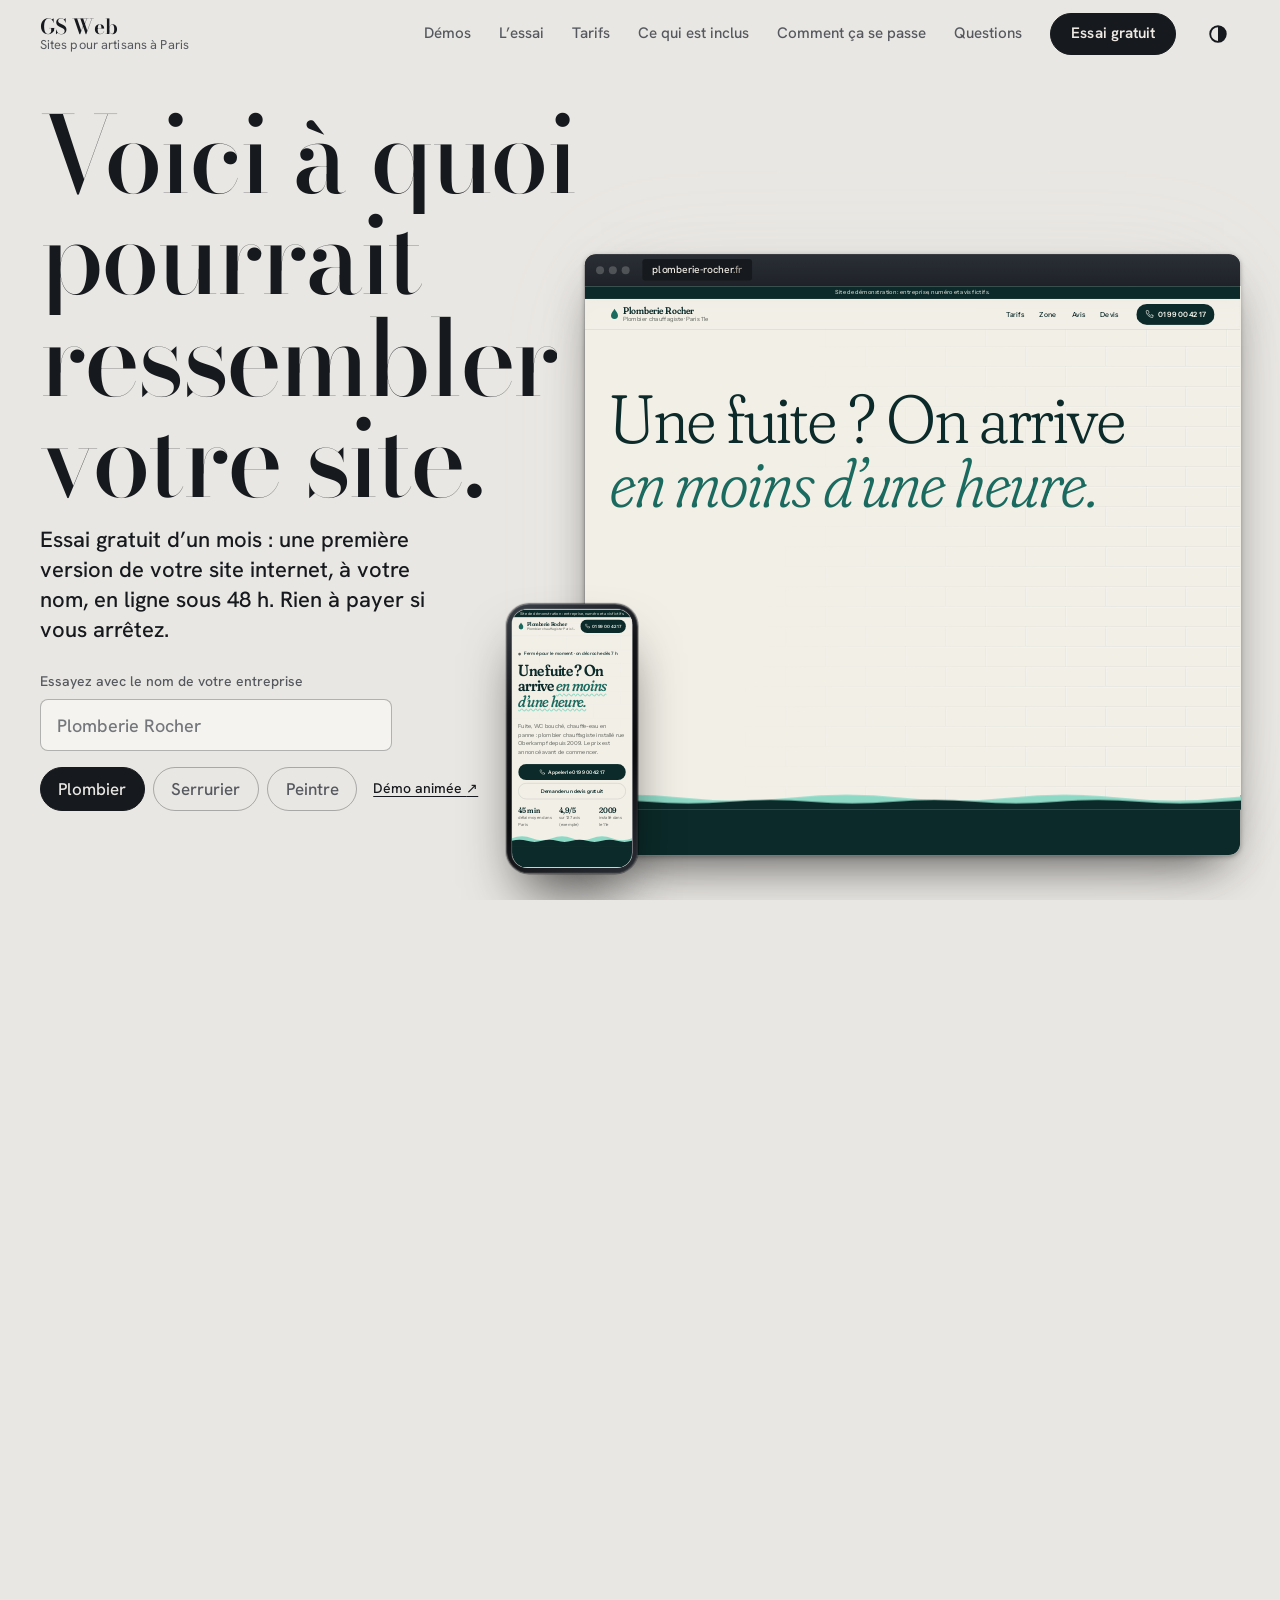
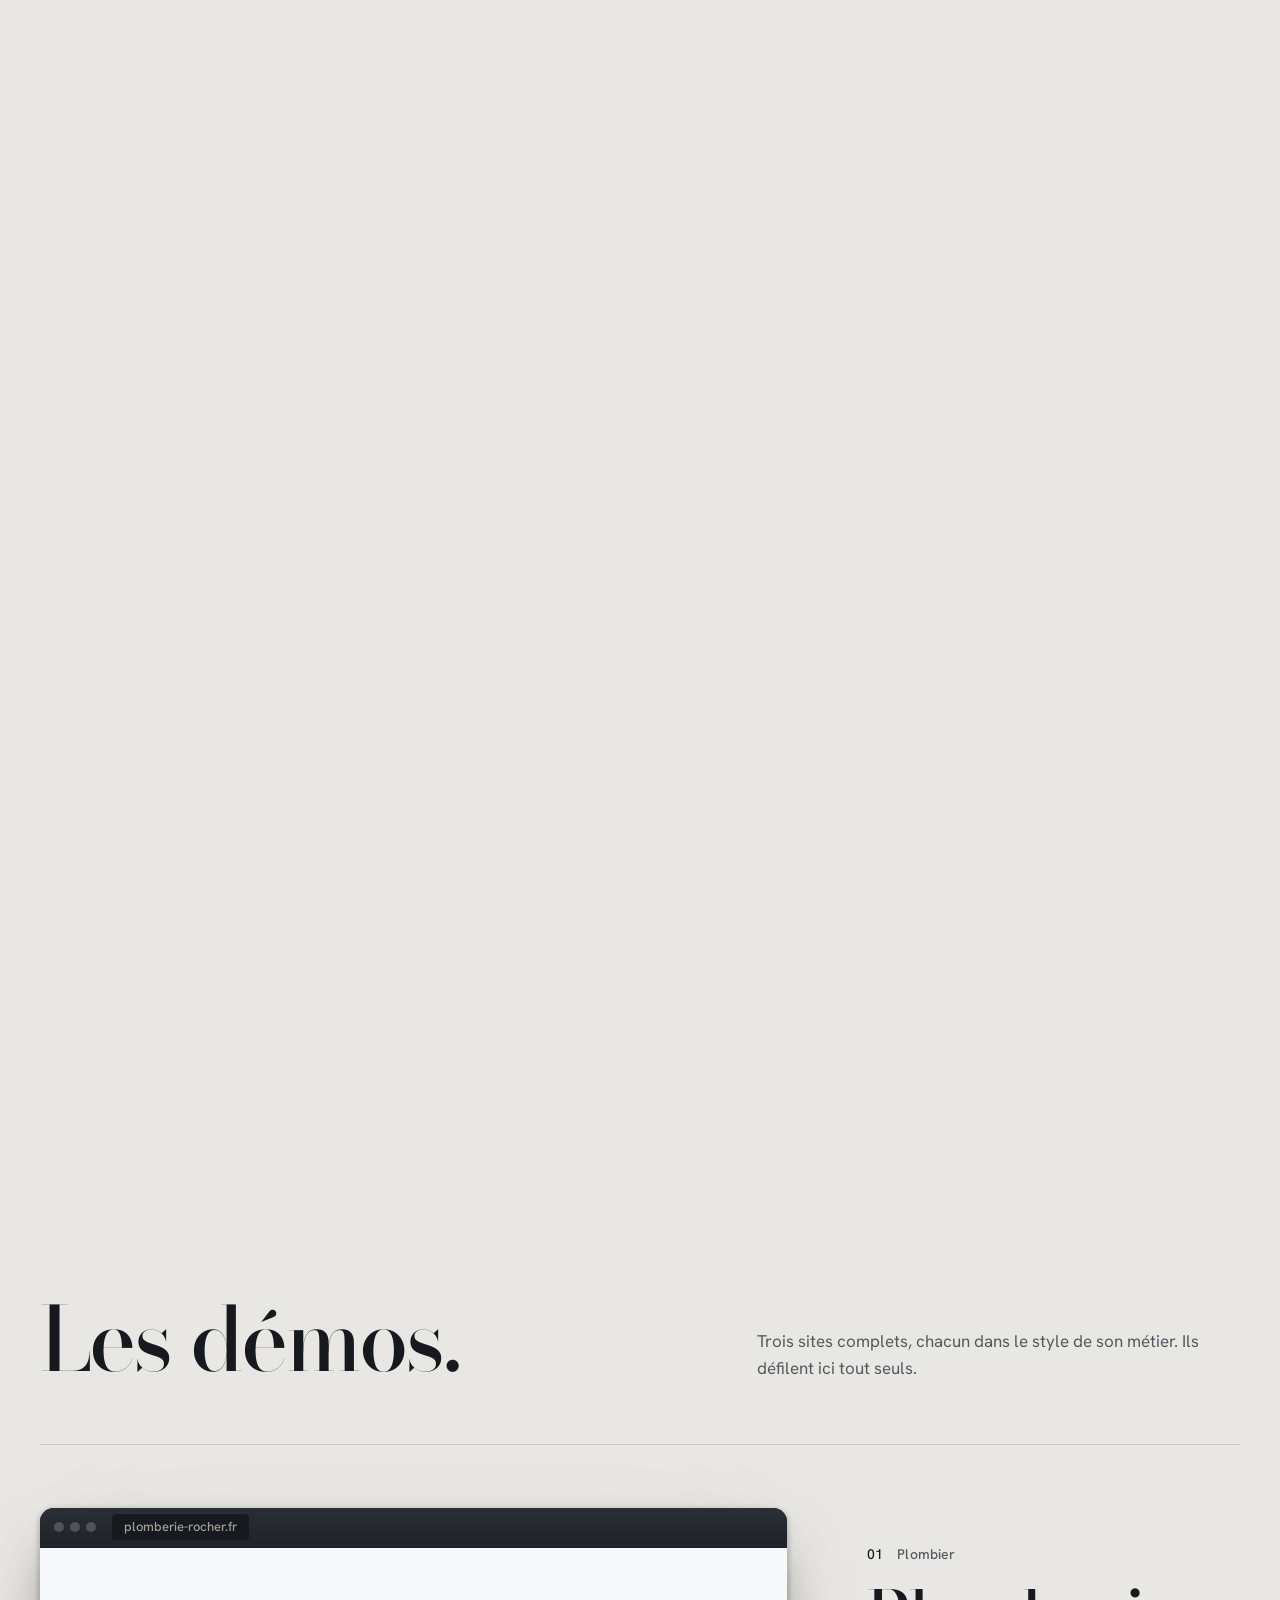
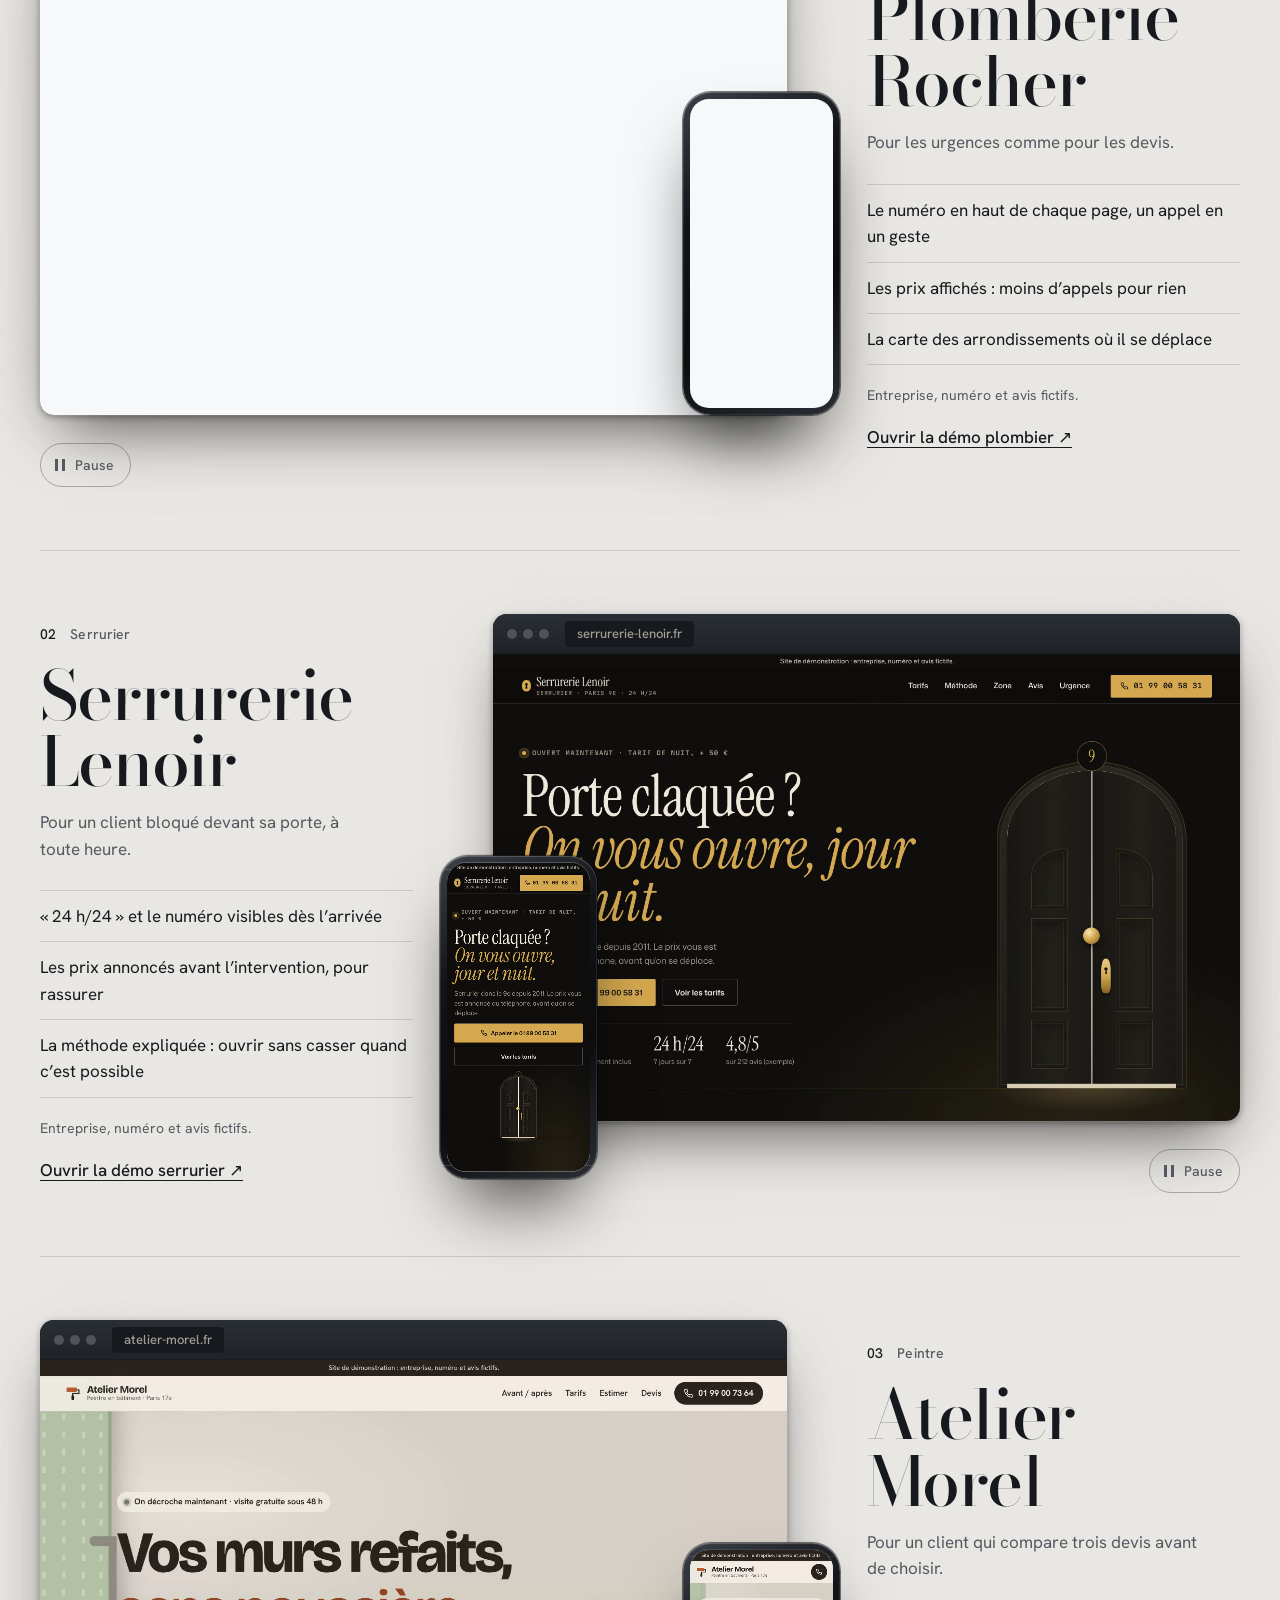
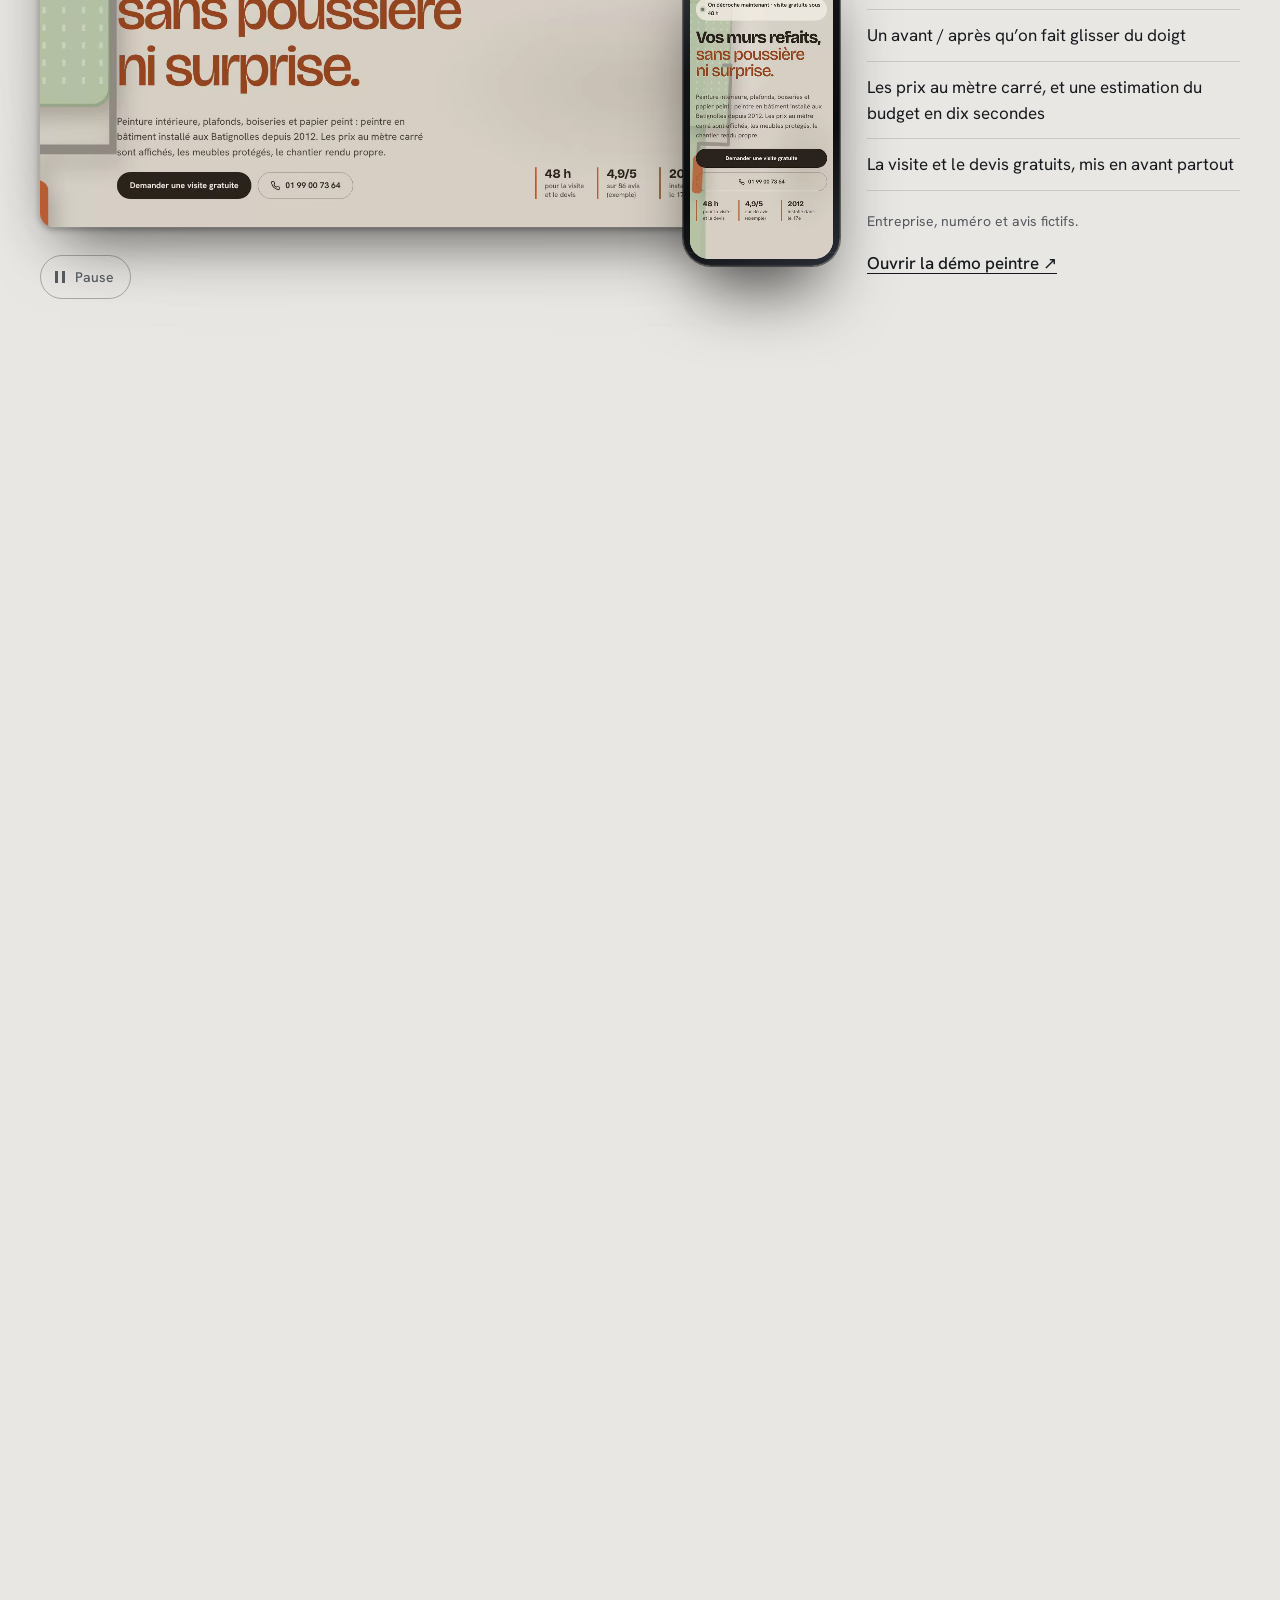
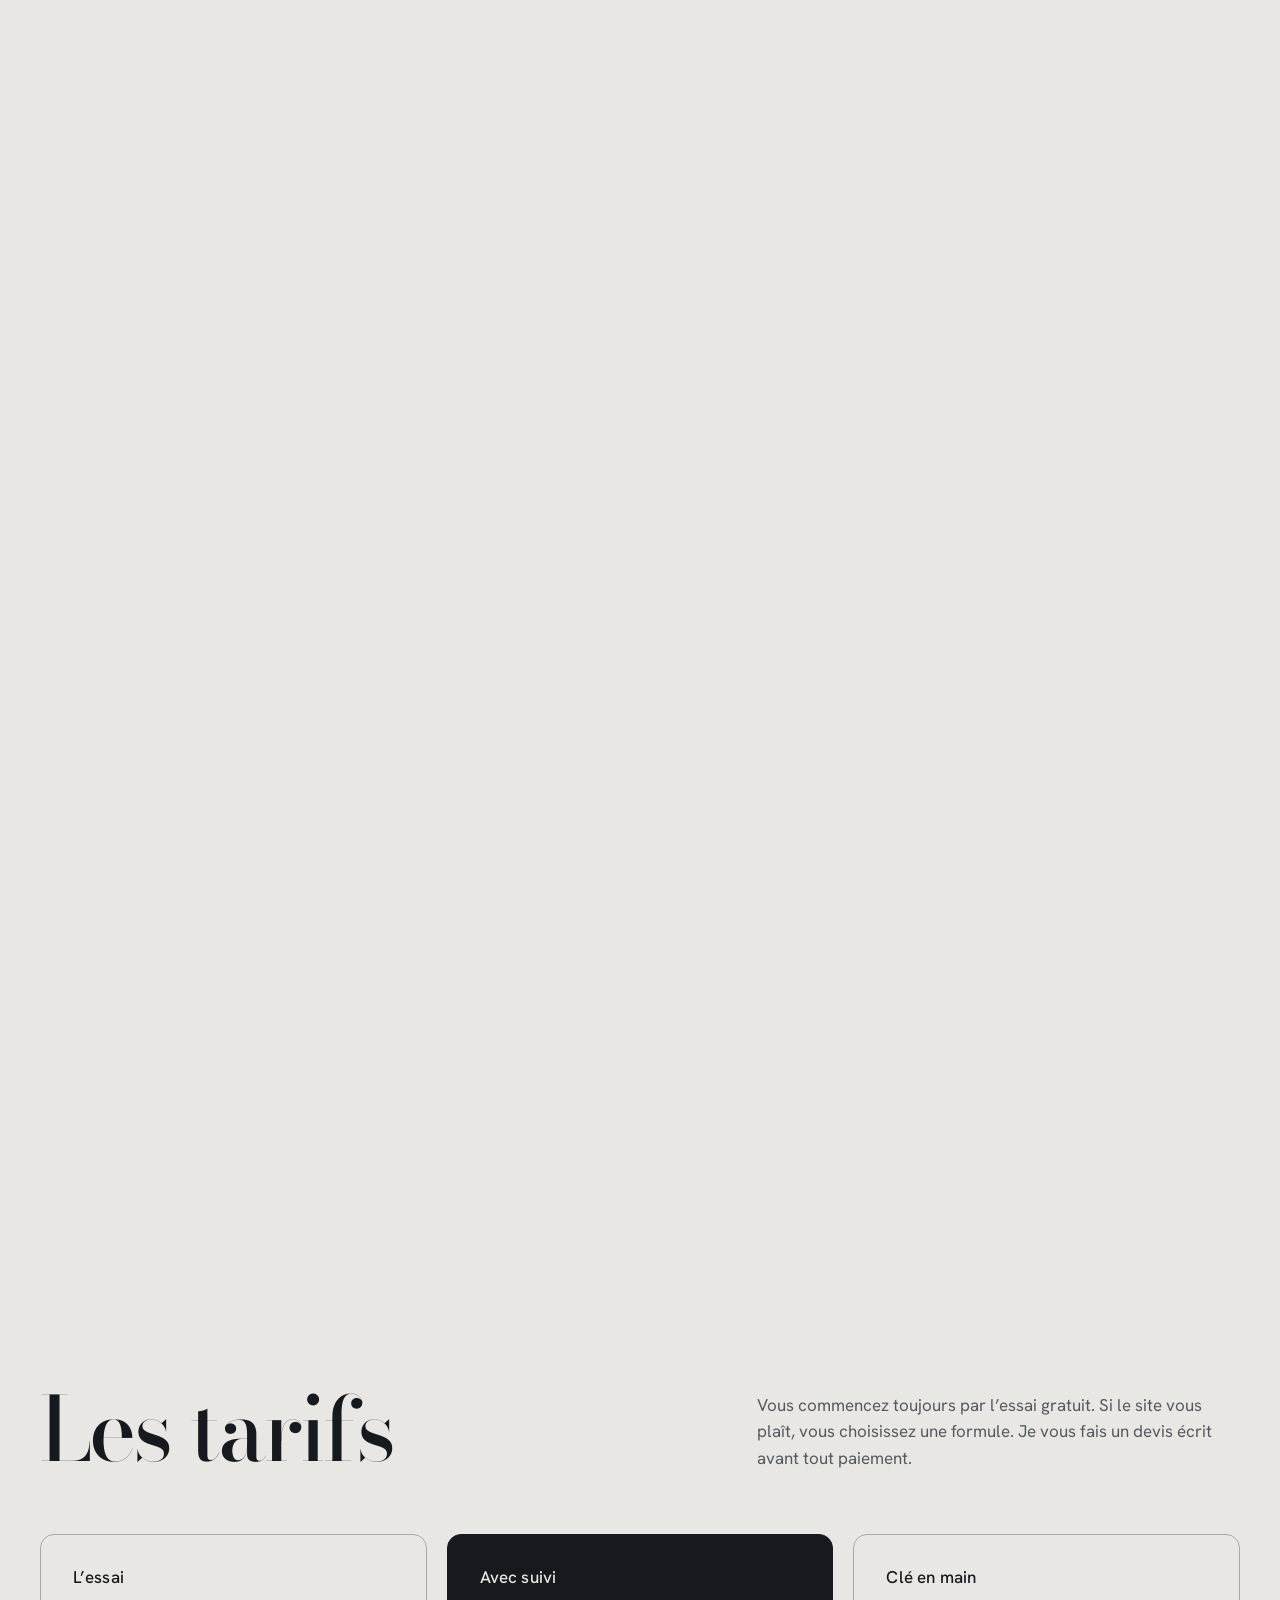
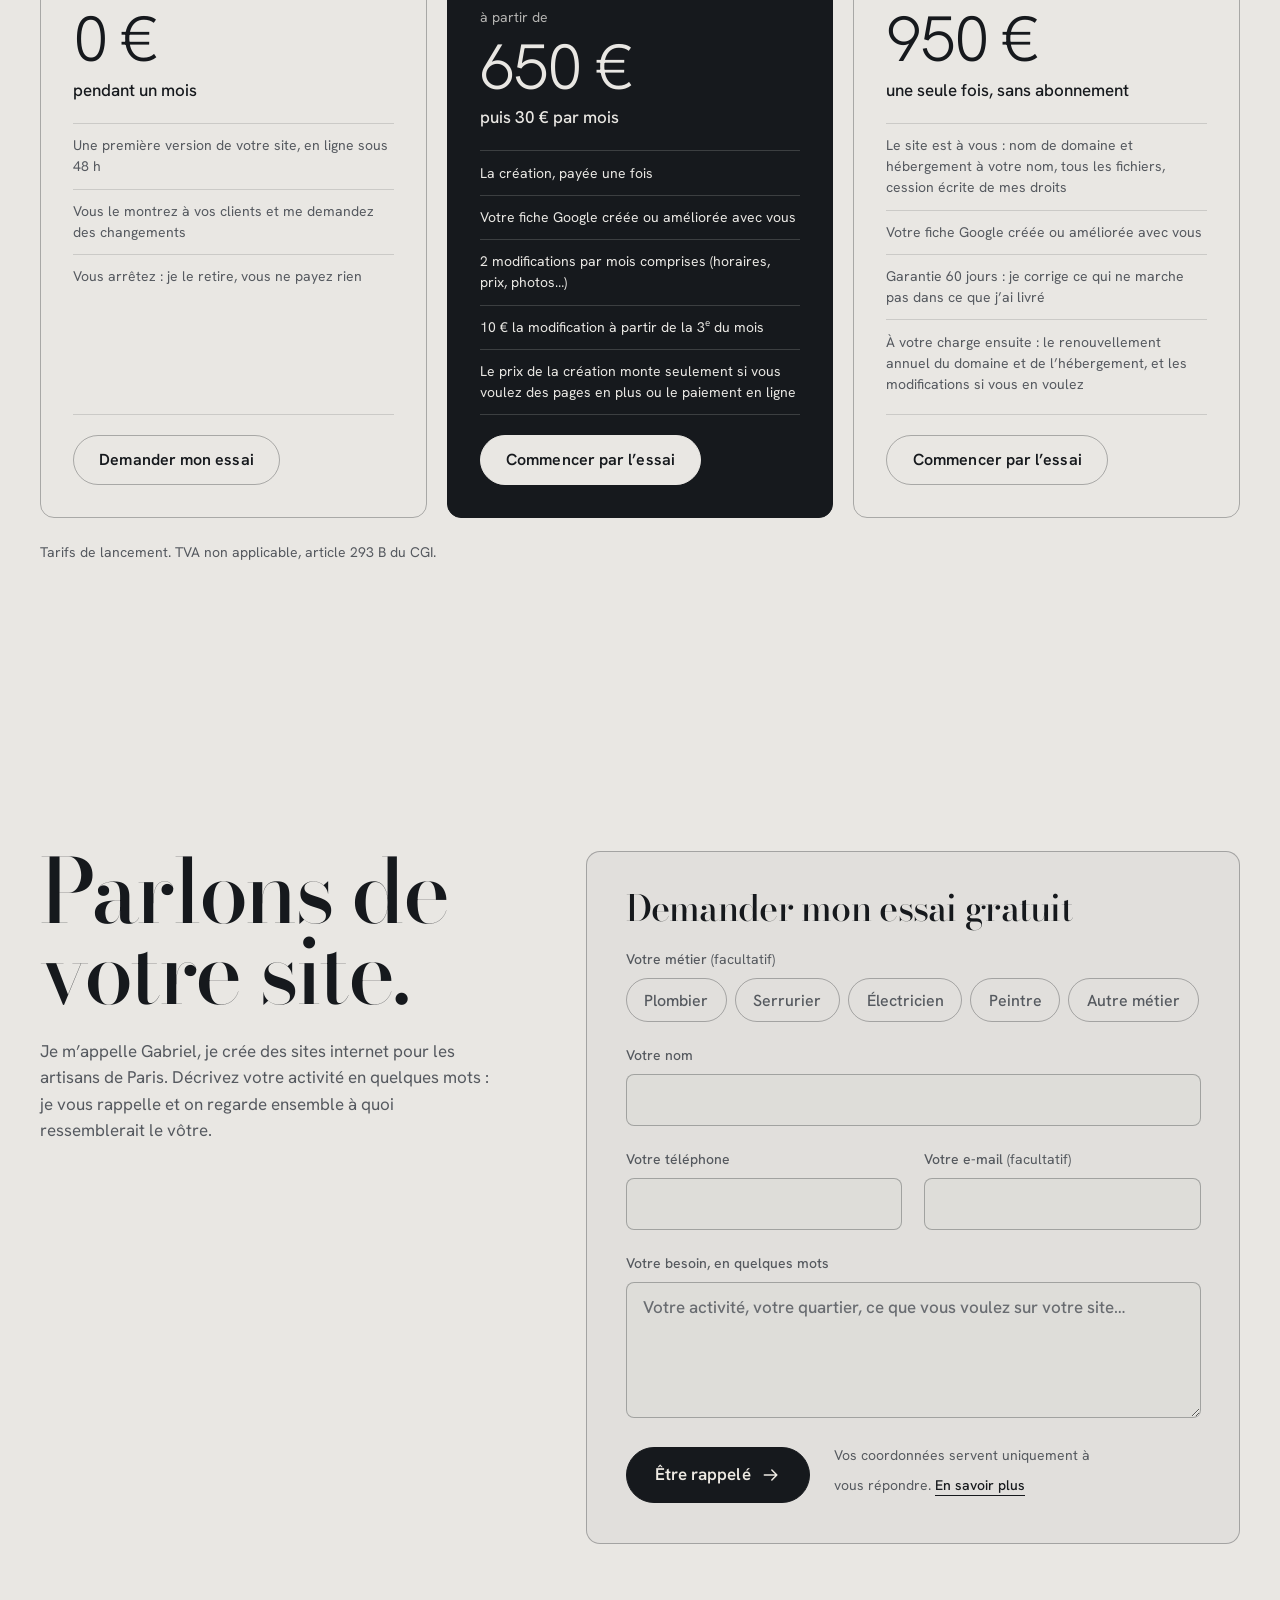
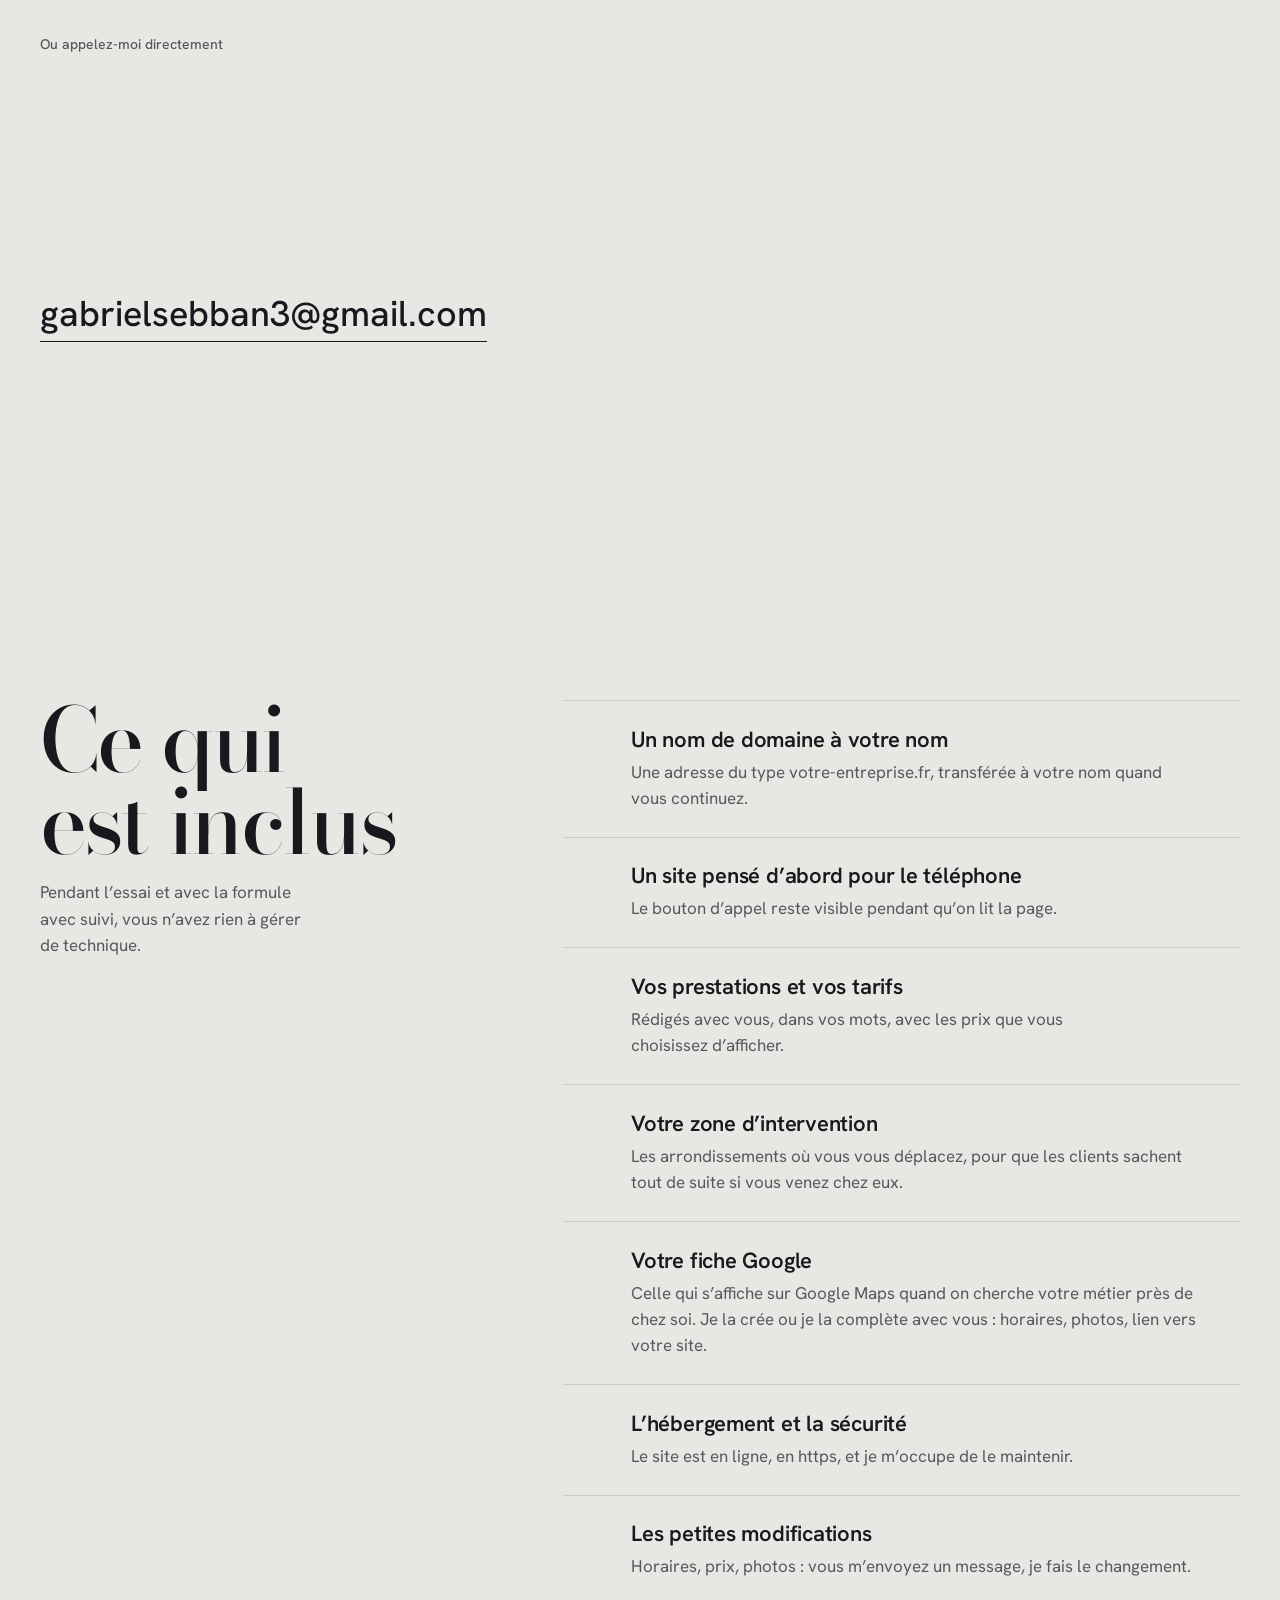
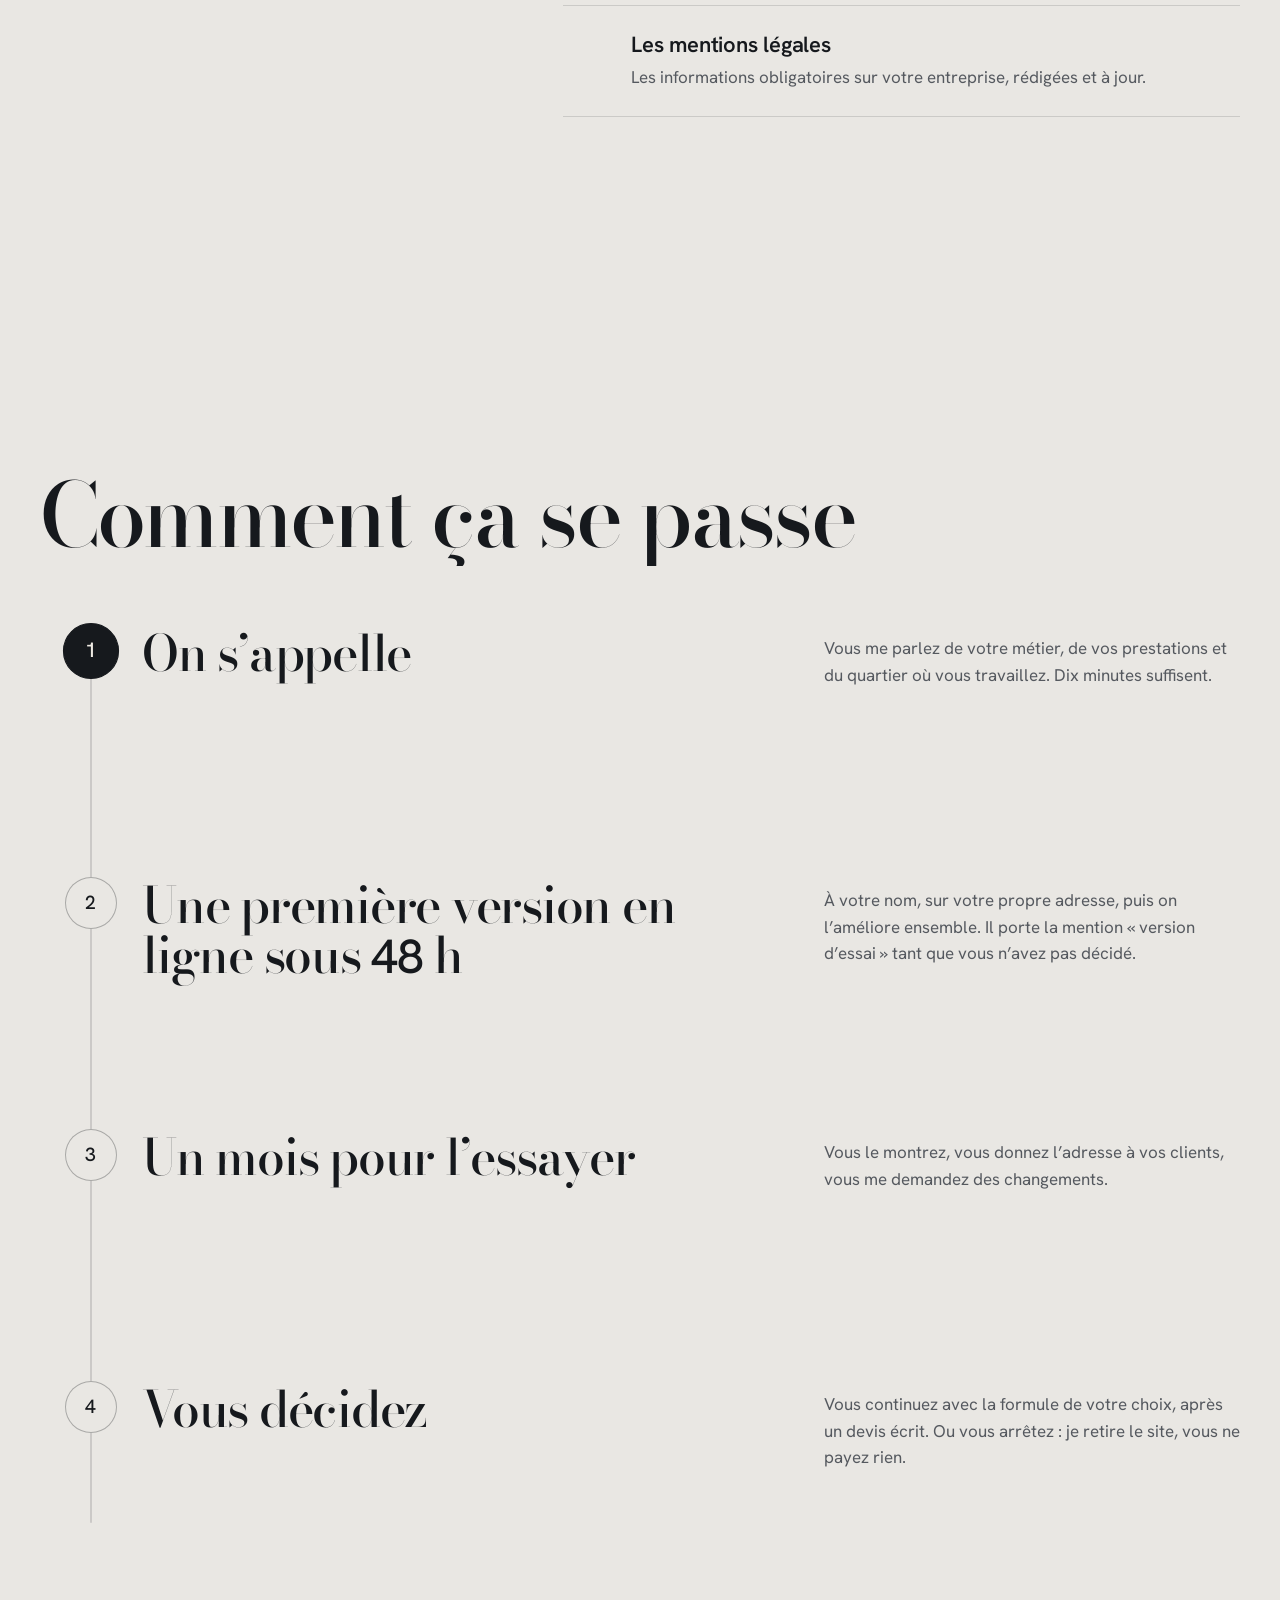
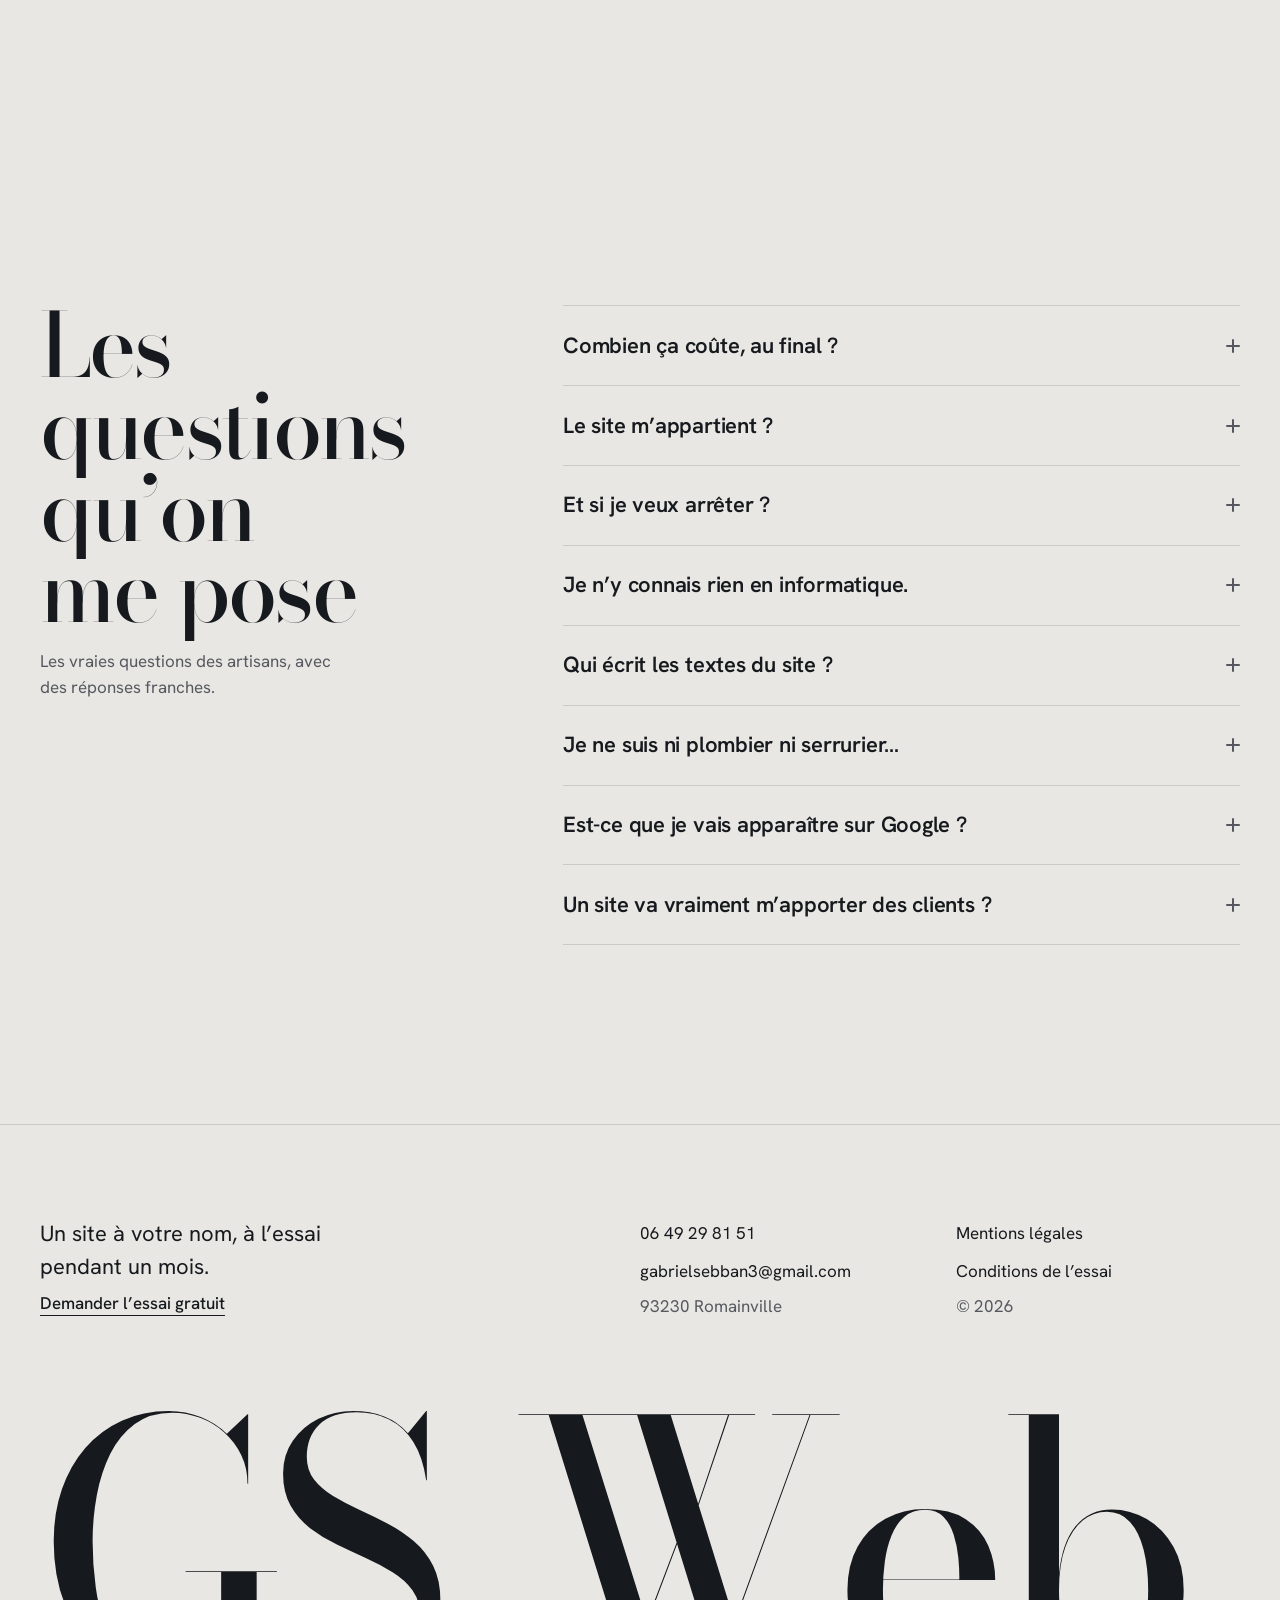
<file: index.html>
<!doctype html>
<html lang="fr">
<head>
<meta charset="utf-8">
<meta name="viewport" content="width=device-width, initial-scale=1, viewport-fit=cover">
<title>Création de sites internet pour artisans à Paris | GS Web</title>
<link rel="canonical" href="https://gs-web.fr/">
<meta name="google-site-verification" content="CItWuqiRC108NAHpvuMwspzWjNh16PG6zN8pOMIiBmM">
<meta name="description" content="Site internet pour artisans parisiens : plombier, serrurier, électricien. Essai gratuit d'un mois, première version en ligne sous 48 h, rien à payer si vous arrêtez.">
<meta name="theme-color" content="#E9E7E3" media="(prefers-color-scheme: light)">
<meta name="theme-color" content="#16191D" media="(prefers-color-scheme: dark)">
<meta property="og:type" content="website">
<meta property="og:locale" content="fr_FR">
<meta property="og:site_name" content="GS Web">
<meta property="og:title" content="Votre site à l'essai pendant 1 mois">
<meta property="og:description" content="Sites pour artisans à Paris. Une première version à votre nom sous 48 h, retirée à la fin du mois si vous ne continuez pas.">
<meta property="og:image" content="https://gs-web.fr/img/og.jpg">
<meta property="og:image:width" content="1200">
<meta property="og:image:height" content="630">
<meta property="og:image:alt" content="Le site GS Web : « Voici à quoi pourrait ressembler votre site », avec une démo de site pour artisan.">
<meta name="twitter:card" content="summary_large_image">
<link rel="icon" href="img/favicon.svg?v=2" type="image/svg+xml">
<link rel="preload" href="fonts/bodoni-moda.woff2" as="font" type="font/woff2" crossorigin>
<link rel="preload" href="fonts/hanken-grotesk.woff2" as="font" type="font/woff2" crossorigin>
<link rel="preload" as="image" href="img/plombier-desktop.webp" imagesrcset="img/plombier-desktop-sm.webp 720w, img/plombier-desktop.webp 1440w" imagesizes="64vw" media="(min-width: 900px)">
<link rel="stylesheet" href="css/tokens.css">
<link rel="stylesheet" href="css/base.css">
<link rel="stylesheet" href="css/sections.css">
<script>
  /* Thème choisi à la main, appliqué avant l'affichage pour éviter un flash */
  try { var t = localStorage.getItem('theme'); if (t) document.documentElement.dataset.theme = t; } catch (e) {}
  document.documentElement.classList.add('js');
</script>
<script src="js/main.js" defer></script>
<meta property="og:url" content="https://gs-web.fr/">
</head>
<body>
<a class="skip" href="#contenu">Aller au contenu</a>

<header class="nav" id="haut">
  <div class="nav__in">
    <a class="nav__brand" href="#haut">GS Web<span>Sites pour artisans à Paris</span></a>
    <nav class="nav__links" id="menu" aria-label="Menu principal">
      <a href="#les-demos">Démos</a>
      <a href="#offre">L’essai</a>
      <a href="#tarifs">Tarifs</a>
      <a href="#inclus">Ce qui est inclus</a>
      <a href="#deroule">Comment ça se passe</a>
      <a href="#questions">Questions</a>
      <a class="btn nav__cta" href="#contact">Essai gratuit</a>
    </nav>
    <button class="icon-btn theme-btn" type="button" aria-label="Changer de thème (clair ou sombre)">
      <svg viewBox="0 0 24 24" aria-hidden="true"><circle cx="12" cy="12" r="8.5" fill="none" stroke="currentColor" stroke-width="2"/><path d="M12 3.5a8.5 8.5 0 0 1 0 17z" fill="currentColor"/></svg>
    </button>
    <button class="icon-btn menu-btn" type="button" aria-expanded="false" aria-controls="menu" aria-label="Ouvrir le menu">
      <span></span><span></span>
    </button>
  </div>
</header>

<main id="contenu">

  <!-- 1. ACCUEIL : la démo est la vedette. Scène épinglée : la démo grandit puis défile. -->
  <section class="scene" id="demos" aria-labelledby="titre-accueil" data-demo="plombier">
    <div class="scene__pin">
      <div class="scene__intro">
        <p class="hero-kicker" aria-hidden="true">Essai gratuit d’un mois · rien à payer si vous arrêtez</p>
        <h1 id="titre-accueil" class="hero-title">Voici à quoi pourrait ressembler votre site.</h1>
        <p class="hero-offer">Essai gratuit d’un mois&nbsp;: une première version de votre site internet, à votre nom, en ligne sous 48&nbsp;h. Rien à payer si vous arrêtez.</p>
        <div class="namer">
          <label for="nom-entreprise">Essayez avec le nom de votre entreprise</label>
          <input id="nom-entreprise" type="text" maxlength="32" autocomplete="organization" placeholder="Plomberie Rocher" spellcheck="false">
        </div>
        <div class="controls">
          <div class="picker" role="group" aria-label="Choisir la démo" hidden>
            <button type="button" class="picker__btn" data-demo="plombier" aria-pressed="true">Plombier</button>
            <button type="button" class="picker__btn" data-demo="serrurier" aria-pressed="false">Serrurier</button>
            <button type="button" class="picker__btn" data-demo="peintre" aria-pressed="false">Peintre</button>
          </div>
          <p class="live"><a href="demos/plombier/index.html" target="_blank" rel="noopener" data-live>Démo animée <span class="sr-only">en direct (s’ouvre dans un nouvel onglet)</span><span aria-hidden="true">↗</span></a></p>
        </div>
      </div>

      <ol class="tour" aria-label="Ce que montre la démo plombier">
        <li data-top="0" data-mtop="0">Le numéro dès l’arrivée</li>
        <li data-top="0.1368" data-mtop="0.1061">Les prix affichés</li>
        <li data-top="0.3551" data-mtop="0.2989">La zone d’intervention</li>
        <li data-top="0.485" data-mtop="0.4213">Le déroulé d’une intervention</li>
        <li data-top="0.579" data-mtop="0.526">Les avis clients</li>
        <li data-top="0.7092" data-mtop="0.6617">L’appel d’urgence</li>
        <li data-top="0.8371" data-mtop="0.8474">Les questions fréquentes</li>
      </ol>

      <div class="stage">
        <figure class="browser">
          <div class="browser__bar" aria-hidden="true">
            <i></i><i></i><i></i>
            <span class="browser__url"><span data-slug>plomberie-rocher</span>.fr</span>
          </div>
          <div class="browser__view">
            <div class="shot shot--desktop">
              <picture>
                <!-- Sur téléphone le cadre ordinateur est masqué : image vide pour ne rien télécharger -->
                <source media="(max-width: 899px)" srcset="[data-uri]">
                <img fetchpriority="high" src="img/plombier-desktop.webp" srcset="img/plombier-desktop-sm.webp 720w, img/plombier-desktop.webp 1440w" sizes="(min-width: 900px) 64vw, 100vw" width="1440" height="6227" alt="Démo de site pour un plombier parisien : numéro d'appel, tarifs, zone d'intervention, avis et questions fréquentes.">
              </picture>
              <span class="shot__name" data-name aria-hidden="true">Plomberie Rocher</span>
            </div>
          </div>
          <figcaption class="sr-only">Démo plombier, version ordinateur. Entreprise et numéro fictifs.</figcaption>
        </figure>

        <figure class="phone">
          <div class="phone__view">
            <div class="shot shot--mobile">
              <img src="img/plombier-mobile.webp" width="585" height="11250" alt="La même démo plombier sur téléphone, avec le bouton d'appel toujours visible." decoding="async">
              <span class="shot__name" data-name aria-hidden="true">Plomberie Rocher</span>
            </div>
          </div>
        </figure>
      </div>

      <p class="tour-now" aria-hidden="true"></p>
    </div>
  </section>

  <!-- Les démos : chacune filmée pendant qu'elle défile toute seule (ses vraies animations), avec son lien.
       Les vidéos ne se chargent qu'en arrivant près de l'écran ; sans JS, ou si l'appareil réduit les animations, on voit l'image fixe. -->
  <section class="cases" id="les-demos" aria-labelledby="titre-cases">
    <div class="cases__head">
      <h2 id="titre-cases" class="split">Les démos.</h2>
      <p>Trois sites complets, chacun dans le style de son métier. Ils défilent ici tout seuls.</p>
    </div>

    <article class="case" aria-labelledby="case-plombier">
      <div class="case__media reveal">
        <figure class="browser case__browser">
          <div class="browser__bar" aria-hidden="true"><i></i><i></i><i></i><span class="browser__url"><span>plomberie-rocher</span>.fr</span></div>
          <video class="case__video" data-src="video/plombier-desktop" poster="img/plombier-desktop-poster.webp" width="1440" height="900" muted loop playsinline preload="none" aria-hidden="true"></video>
        </figure>
        <figure class="phone case__phone">
          <video class="case__video" data-src="video/plombier-mobile" poster="img/plombier-mobile-poster.webp" width="540" height="1168" muted loop playsinline preload="none" aria-hidden="true"></video>
        </figure>
        <button class="case__toggle" type="button" hidden><span class="case__icon" aria-hidden="true"></span><span class="case__state">Pause</span><span class="sr-only"> la vidéo de la démo plombier</span></button>
      </div>
      <div class="case__text">
        <p class="case__kicker"><span>01</span>Plombier</p>
        <h3 id="case-plombier" class="case__name">Plomberie Rocher</h3>
        <p class="case__style">Pour les urgences comme pour les devis.</p>
        <ul class="case__list">
          <li>Le numéro en haut de chaque page, un appel en un geste</li>
          <li>Les prix affichés&nbsp;: moins d’appels pour rien</li>
          <li>La carte des arrondissements où il se déplace</li>
        </ul>
        <p class="case__note">Entreprise, numéro et avis fictifs.</p>
        <p class="case__more"><a class="link" href="demos/plombier/index.html" target="_blank" rel="noopener">Ouvrir la démo plombier <span aria-hidden="true">↗</span></a></p>
      </div>
    </article>

    <article class="case case--flip" aria-labelledby="case-serrurier">
      <div class="case__media reveal">
        <figure class="browser case__browser">
          <div class="browser__bar" aria-hidden="true"><i></i><i></i><i></i><span class="browser__url"><span>serrurerie-lenoir</span>.fr</span></div>
          <video class="case__video" data-src="video/serrurier-desktop" poster="img/serrurier-desktop-poster.webp" width="1440" height="900" muted loop playsinline preload="none" aria-hidden="true"></video>
        </figure>
        <figure class="phone case__phone">
          <video class="case__video" data-src="video/serrurier-mobile" poster="img/serrurier-mobile-poster.webp" width="540" height="1168" muted loop playsinline preload="none" aria-hidden="true"></video>
        </figure>
        <button class="case__toggle" type="button" hidden><span class="case__icon" aria-hidden="true"></span><span class="case__state">Pause</span><span class="sr-only"> la vidéo de la démo serrurier</span></button>
      </div>
      <div class="case__text">
        <p class="case__kicker"><span>02</span>Serrurier</p>
        <h3 id="case-serrurier" class="case__name">Serrurerie Lenoir</h3>
        <p class="case__style">Pour un client bloqué devant sa porte, à toute heure.</p>
        <ul class="case__list">
          <li>«&nbsp;24&nbsp;h/24&nbsp;» et le numéro visibles dès l’arrivée</li>
          <li>Les prix annoncés avant l’intervention, pour rassurer</li>
          <li>La méthode expliquée&nbsp;: ouvrir sans casser quand c’est possible</li>
        </ul>
        <p class="case__note">Entreprise, numéro et avis fictifs.</p>
        <p class="case__more"><a class="link" href="demos/serrurier/index.html" target="_blank" rel="noopener">Ouvrir la démo serrurier <span aria-hidden="true">↗</span></a></p>
      </div>
    </article>

    <article class="case" aria-labelledby="case-peintre">
      <div class="case__media reveal">
        <figure class="browser case__browser">
          <div class="browser__bar" aria-hidden="true"><i></i><i></i><i></i><span class="browser__url"><span>atelier-morel</span>.fr</span></div>
          <video class="case__video" data-src="video/peintre-desktop" poster="img/peintre-desktop-poster.webp" width="1440" height="900" muted loop playsinline preload="none" aria-hidden="true"></video>
        </figure>
        <figure class="phone case__phone">
          <video class="case__video" data-src="video/peintre-mobile" poster="img/peintre-mobile-poster.webp" width="540" height="1168" muted loop playsinline preload="none" aria-hidden="true"></video>
        </figure>
        <button class="case__toggle" type="button" hidden><span class="case__icon" aria-hidden="true"></span><span class="case__state">Pause</span><span class="sr-only"> la vidéo de la démo peintre</span></button>
      </div>
      <div class="case__text">
        <p class="case__kicker"><span>03</span>Peintre</p>
        <h3 id="case-peintre" class="case__name">Atelier Morel</h3>
        <p class="case__style">Pour un client qui compare trois devis avant de choisir.</p>
        <ul class="case__list">
          <li>Un avant / après qu’on fait glisser du doigt</li>
          <li>Les prix au mètre carré, et une estimation du budget en dix secondes</li>
          <li>La visite et le devis gratuits, mis en avant partout</li>
        </ul>
        <p class="case__note">Entreprise, numéro et avis fictifs.</p>
        <p class="case__more"><a class="link" href="demos/peintre/index.html" target="_blank" rel="noopener">Ouvrir la démo peintre <span aria-hidden="true">↗</span></a></p>
      </div>
    </article>

  </section>

  <!-- 2. L'OFFRE : volet brique qui recouvre l'écran, « 1 mois » qui grossit -->
  <section class="offer" id="offre" aria-labelledby="titre-offre">
    <div class="offer__pin">
      <div class="offer__panel">
        <h2 id="titre-offre" class="offer__title" aria-label="Votre site à l’essai pendant un mois">
          <span class="offer__lead">Votre site à l’essai pendant</span>
          <span class="offer__big" data-letters><span class="ow">un</span> <span class="ow">mois</span></span>
        </h2>
        <div class="offer__body">
          <p>Je crée une première version de votre site, à votre nom, livrée sous 48&nbsp;h, puis je l’affine avec vous. Vous l’utilisez pendant un mois avec vos clients.</p>
          <p><strong>Vous ne continuez pas&nbsp;? Je le retire à la fin du mois et vous n’avez rien à payer.</strong></p>
          <p class="offer__after">Si vous continuez&nbsp;: à partir de 650&nbsp;€, puis 30&nbsp;€ par mois, ou 950&nbsp;€ une seule fois sans abonnement. <a class="link link--light" href="#tarifs">Voir les tarifs</a></p>
          <a class="btn btn--inverse" href="#contact">Demander mon essai</a>
          <a class="link link--light" href="conditions-essai.html">Lire les conditions de l’essai</a>
        </div>
      </div>
    </div>
  </section>

  <!-- TARIFS : l'essai, puis les deux formules du script d'appel (avec suivi, clé en main) -->
  <section class="pricing" id="tarifs" aria-labelledby="titre-tarifs">
    <div class="pricing__head">
      <h2 id="titre-tarifs" class="split">Les tarifs</h2>
      <p>Vous commencez toujours par l’essai gratuit. Si le site vous plaît, vous choisissez une formule. Je vous fais un devis écrit avant tout paiement.</p>
    </div>
    <ul class="plans">
      <li class="plan">
        <h3 class="plan__name">L’essai</h3>
        <p class="plan__price"><span class="plan__amount">0&nbsp;€</span><span class="plan__unit">pendant un mois</span></p>
        <ul class="plan__list">
          <li>Une première version de votre site, en ligne sous 48&nbsp;h</li>
          <li>Vous le montrez à vos clients et me demandez des changements</li>
          <li>Vous arrêtez&nbsp;: je le retire, vous ne payez rien</li>
        </ul>
        <a class="btn plan__cta" href="#contact">Demander mon essai</a>
      </li>
      <li class="plan plan--main">
        <h3 class="plan__name">Avec suivi</h3>
        <p class="plan__price"><span class="plan__from">à partir de</span><span class="plan__amount">650&nbsp;€</span><span class="plan__unit">puis 30&nbsp;€ par mois</span></p>
        <ul class="plan__list">
          <li>La création, payée une fois</li>
          <li>Votre fiche Google créée ou améliorée avec vous</li>
          <li>2 modifications par mois comprises (horaires, prix, photos…)</li>
          <li>10&nbsp;€ la modification à partir de la 3<sup>e</sup> du mois</li>
          <li>Le prix de la création monte seulement si vous voulez des pages en plus ou le paiement en ligne</li>
        </ul>
        <a class="btn plan__cta" href="#contact">Commencer par l’essai</a>
      </li>
      <li class="plan">
        <h3 class="plan__name">Clé en main</h3>
        <p class="plan__price"><span class="plan__amount">950&nbsp;€</span><span class="plan__unit">une seule fois, sans abonnement</span></p>
        <ul class="plan__list">
          <li>Le site est à vous&nbsp;: nom de domaine et hébergement à votre nom, tous les fichiers, cession écrite de mes droits</li>
          <li>Votre fiche Google créée ou améliorée avec vous</li>
          <li>Garantie 60 jours&nbsp;: je corrige ce qui ne marche pas dans ce que j’ai livré</li>
          <li>À votre charge ensuite&nbsp;: le renouvellement annuel du domaine et de l’hébergement, et les modifications si vous en voulez</li>
        </ul>
        <a class="btn plan__cta" href="#contact">Commencer par l’essai</a>
      </li>
    </ul>
    <p class="pricing__note">Tarifs de lancement. TVA non applicable, article 293&nbsp;B du CGI.</p>
  </section>

  <!-- 5. CONTACT : la page passe en sombre ; formulaire de devis, puis le numéro qui s'écrit -->
  <section class="contact" id="contact" aria-labelledby="titre-contact">
    <div class="contact__grid">
      <div class="contact__head">
        <h2 id="titre-contact" class="split">Parlons de votre site.</h2>
        <p class="contact__intro">Je m’appelle Gabriel, je crée des sites internet pour les artisans de Paris. Décrivez votre activité en quelques mots&nbsp;: je vous rappelle et on regarde ensemble à quoi ressemblerait le vôtre.</p>
      </div>

      <!-- Formulaire (demande d'essai) : envoyé par FormSubmit à l'e-mail de Gabriel (voir README) -->
      <form class="quote reveal" id="devis" method="post" aria-labelledby="titre-devis" novalidate data-mailbox="gabrielsebban3*gmail.com">
        <input type="hidden" name="_subject" value="Nouvelle demande d’essai depuis votre site">
        <input type="hidden" name="_template" value="table">
        <h3 id="titre-devis" class="quote__title">Demander mon essai gratuit</h3>

        <fieldset class="quote__trade">
          <legend>Votre métier <span class="quote__opt">(facultatif)</span></legend>
          <div class="chips">
            <label class="chip"><input type="radio" name="metier" value="Plombier"><span>Plombier</span></label>
            <label class="chip"><input type="radio" name="metier" value="Serrurier"><span>Serrurier</span></label>
            <label class="chip"><input type="radio" name="metier" value="Électricien"><span>Électricien</span></label>
            <label class="chip"><input type="radio" name="metier" value="Peintre"><span>Peintre</span></label>
            <label class="chip"><input type="radio" name="metier" value="Autre"><span>Autre métier</span></label>
          </div>
        </fieldset>

        <div class="field">
          <label for="q-nom">Votre nom</label>
          <input id="q-nom" name="nom" type="text" autocomplete="name" required aria-describedby="q-nom-err">
          <p class="field__err" id="q-nom-err"></p>
        </div>
        <div class="quote__row">
          <div class="field">
            <label for="q-tel">Votre téléphone</label>
            <input id="q-tel" name="telephone" type="tel" inputmode="tel" autocomplete="tel" required aria-describedby="q-tel-err">
            <p class="field__err" id="q-tel-err"></p>
          </div>
          <div class="field">
            <label for="q-mail">Votre e-mail <span class="quote__opt">(facultatif)</span></label>
            <input id="q-mail" name="email" type="email" inputmode="email" autocomplete="email" spellcheck="false" aria-describedby="q-mail-err">
            <p class="field__err" id="q-mail-err"></p>
          </div>
        </div>
        <div class="field">
          <label for="q-msg">Votre besoin, en quelques mots</label>
          <textarea id="q-msg" name="message" rows="4" maxlength="1500" required aria-describedby="q-msg-err" placeholder="Votre activité, votre quartier, ce que vous voulez sur votre site…"></textarea>
          <p class="field__err" id="q-msg-err"></p>
        </div>
        <!-- pièges à robots : invisibles pour les visiteurs, remplis seulement par les robots
             (site_web est vérifié par le script, _honey par FormSubmit) -->
        <div class="quote__trap" aria-hidden="true"><label for="q-site">Ne pas remplir</label><input id="q-site" name="site_web" type="text" tabindex="-1" autocomplete="off"><input name="_honey" type="text" tabindex="-1" autocomplete="off"></div>

        <div class="quote__foot">
          <button class="btn quote__send" type="submit">
            <span class="quote__label">Être rappelé</span>
            <svg class="quote__arrow" viewBox="0 0 24 24" aria-hidden="true"><path d="M4 12h15M13 6l6 6-6 6"/></svg>
          </button>
          <p class="quote__privacy">Vos coordonnées servent uniquement à vous répondre. <a class="link" href="mentions-legales.html#donnees">En savoir plus</a></p>
        </div>
        <p class="quote__status" role="status" aria-live="polite"></p>
      </form>

      <!-- Après l'envoi : le formulaire laisse la place à ce message -->
      <div class="quote-done" id="devis-envoye" tabindex="-1" hidden>
        <svg viewBox="0 0 32 32" aria-hidden="true"><path d="M6 17l7 7L26 9"/></svg>
        <h3>Demande envoyée.</h3>
        <p data-done-text>Merci. Je vous rappelle pour en parler.</p>
      </div>
    </div>

    <p class="contact__or">Ou appelez-moi directement</p>
    <a class="contact__phone" href="tel:+33649298151" aria-label="Appeler le 06 49 29 81 51"><span class="typed" data-typed>06 49 29 81 51</span></a>
    <a class="contact__mail link" data-mail="gabrielsebban3*gmail.com" href="#contact">M’écrire un e-mail</a>
  </section>

  <!-- 3. CE QUI EST INCLUS : titre collé à gauche, liste qui se coche au scroll -->
  <section class="included" id="inclus" aria-labelledby="titre-inclus">
    <div class="included__head">
      <h2 id="titre-inclus" class="split">Ce qui est inclus</h2>
      <p>Pendant l’essai et avec la formule avec suivi, vous n’avez rien à gérer de technique.</p>
    </div>
    <ul class="checklist">
      <li><svg viewBox="0 0 32 32" aria-hidden="true"><path d="M6 17l7 7L26 9"/></svg><div><h3>Un nom de domaine à votre nom</h3><p>Une adresse du type votre-entreprise.fr, transférée à votre nom quand vous continuez.</p></div></li>
      <li><svg viewBox="0 0 32 32" aria-hidden="true"><path d="M6 17l7 7L26 9"/></svg><div><h3>Un site pensé d’abord pour le téléphone</h3><p>Le bouton d’appel reste visible pendant qu’on lit la page.</p></div></li>
      <li><svg viewBox="0 0 32 32" aria-hidden="true"><path d="M6 17l7 7L26 9"/></svg><div><h3>Vos prestations et vos tarifs</h3><p>Rédigés avec vous, dans vos mots, avec les prix que vous choisissez d’afficher.</p></div></li>
      <li><svg viewBox="0 0 32 32" aria-hidden="true"><path d="M6 17l7 7L26 9"/></svg><div><h3>Votre zone d’intervention</h3><p>Les arrondissements où vous vous déplacez, pour que les clients sachent tout de suite si vous venez chez eux.</p></div></li>
      <li><svg viewBox="0 0 32 32" aria-hidden="true"><path d="M6 17l7 7L26 9"/></svg><div><h3>Votre fiche Google</h3><p>Celle qui s’affiche sur Google Maps quand on cherche votre métier près de chez soi. Je la crée ou je la complète avec vous&nbsp;: horaires, photos, lien vers votre site.</p></div></li>
      <li><svg viewBox="0 0 32 32" aria-hidden="true"><path d="M6 17l7 7L26 9"/></svg><div><h3>L’hébergement et la sécurité</h3><p>Le site est en ligne, en https, et je m’occupe de le maintenir.</p></div></li>
      <li><svg viewBox="0 0 32 32" aria-hidden="true"><path d="M6 17l7 7L26 9"/></svg><div><h3>Les petites modifications</h3><p>Horaires, prix, photos&nbsp;: vous m’envoyez un message, je fais le changement.</p></div></li>
      <li><svg viewBox="0 0 32 32" aria-hidden="true"><path d="M6 17l7 7L26 9"/></svg><div><h3>Les mentions légales</h3><p>Les informations obligatoires sur votre entreprise, rédigées et à jour.</p></div></li>
    </ul>
  </section>

  <!-- 4. COMMENT ÇA SE PASSE : vraie suite d'étapes, ligne tracée au scroll -->
  <section class="steps" id="deroule" aria-labelledby="titre-deroule">
    <h2 id="titre-deroule" class="split">Comment ça se passe</h2>
    <ol class="steps__list">
      <li class="step"><span class="step__n" aria-hidden="true">1</span><div><h3>On s’appelle</h3><p>Vous me parlez de votre métier, de vos prestations et du quartier où vous travaillez. Dix minutes suffisent.</p></div></li>
      <li class="step"><span class="step__n" aria-hidden="true">2</span><div><h3>Une première version en ligne sous&nbsp;48&nbsp;h</h3><p>À votre nom, sur votre propre adresse, puis on l’améliore ensemble. Il porte la mention «&nbsp;version d’essai&nbsp;» tant que vous n’avez pas décidé.</p></div></li>
      <li class="step"><span class="step__n" aria-hidden="true">3</span><div><h3>Un mois pour l’essayer</h3><p>Vous le montrez, vous donnez l’adresse à vos clients, vous me demandez des changements.</p></div></li>
      <li class="step"><span class="step__n" aria-hidden="true">4</span><div><h3>Vous décidez</h3><p>Vous continuez avec la formule de votre choix, après un devis écrit. Ou vous arrêtez&nbsp;: je retire le site, vous ne payez rien.</p></div></li>
    </ol>
  </section>


  <!-- QUESTIONS : les objections entendues au téléphone, répondues avant l'appel -->
  <section class="faq" id="questions" aria-labelledby="titre-questions">
    <div class="faq__head">
      <h2 id="titre-questions" class="split">Les questions qu’on me pose</h2>
      <p>Les vraies questions des artisans, avec des réponses franches.</p>
    </div>
    <div class="faq__list">
      <details class="faq__item">
        <summary>Combien ça coûte, au final ?<span class="faq__ico" aria-hidden="true"></span></summary>
        <div class="faq__a"><p>L’essai d’un mois est gratuit. Si vous continuez : à partir de 650 € une fois puis 30 € par mois, ou 950 € en une seule fois sans abonnement. Vous recevez un devis écrit avant tout paiement — jamais de surprise.</p></div>
      </details>
      <details class="faq__item">
        <summary>Le site m’appartient ?<span class="faq__ico" aria-hidden="true"></span></summary>
        <div class="faq__a"><p>Avec la formule clé en main, oui, entièrement : le nom de domaine et l’hébergement sont à votre nom, vous recevez tous les fichiers et une cession écrite de mes droits. Avec la formule avec suivi, le nom de domaine est aussi à votre nom — je m’occupe simplement de tout faire tourner pour vous.</p></div>
      </details>
      <details class="faq__item">
        <summary>Et si je veux arrêter ?<span class="faq__ico" aria-hidden="true"></span></summary>
        <div class="faq__a"><p>Pendant l’essai : je retire le site et vous ne payez rien, sans justification à donner. Après : rien n’est engagé sans un devis écrit que vous avez accepté, et le nom de domaine reste à votre nom.</p></div>
      </details>
      <details class="faq__item">
        <summary>Je n’y connais rien en informatique.<span class="faq__ico" aria-hidden="true"></span></summary>
        <div class="faq__a"><p>C’est prévu pour. Vous n’avez rien à installer, rien à gérer. Un prix qui change, une photo à ajouter ? Vous m’envoyez un message, je fais la modification — deux par mois sont comprises dans la formule avec suivi.</p></div>
      </details>
      <details class="faq__item">
        <summary>Qui écrit les textes du site ?<span class="faq__ico" aria-hidden="true"></span></summary>
        <div class="faq__a"><p>Moi, avec vous. En dix minutes au téléphone, vous me parlez de votre métier, de vos prestations et de votre quartier, et je rédige dans vos mots. Vous relisez tout avant la mise en ligne.</p></div>
      </details>
      <details class="faq__item">
        <summary>Je ne suis ni plombier ni serrurier…<span class="faq__ico" aria-hidden="true"></span></summary>
        <div class="faq__a"><p>Les démos sont des exemples. Électricien, peintre, chauffagiste, carreleur, menuisier… chaque site est dessiné pour votre métier, avec ses couleurs et ses codes — pas un modèle recopié.</p></div>
      </details>
      <details class="faq__item">
        <summary>Est-ce que je vais apparaître sur Google ?<span class="faq__ico" aria-hidden="true"></span></summary>
        <div class="faq__a"><p>Votre fiche Google (celle de Google Maps) est comprise dans les deux formules : je la crée ou je l’améliore avec vous, et je la relie à votre site. Google vous demande de confirmer que l’entreprise est bien à vous ; je vous guide pour cette étape. Personne ne peut vous promettre honnêtement la première place, mais une fiche complète, avec des photos et des avis, est souvent ce qui fait sonner le téléphone d’un artisan.</p></div>
      </details>
      <details class="faq__item">
        <summary>Un site va vraiment m’apporter des clients ?<span class="faq__ico" aria-hidden="true"></span></summary>
        <div class="faq__a"><p>Je suis honnête : je ne promets pas un nombre d’appels. Ce qu’un site change : les clients qui ont votre nom par le bouche-à-oreille vous trouvent, voient vos prix et votre zone, et appellent plus facilement. Et quand on compare deux devis, c’est souvent ce qui fait sérieux.</p></div>
      </details>
    </div>
  </section>

</main>

<footer class="foot foot--b">
  <div class="foot__row">
    <p class="foot__tag">Un site à votre nom, à l’essai pendant un mois.<br><a class="link" href="#contact">Demander l’essai gratuit</a></p>
    <div class="foot__links">
      <a href="tel:+33649298151">06 49 29 81 51</a>
      <a data-mail="gabrielsebban3*gmail.com" href="#contact">M’écrire un e-mail</a>
      <span>93230 Romainville</span>
    </div>
    <nav class="foot__links" aria-label="Pages légales">
      <a href="mentions-legales.html">Mentions légales</a>
      <a href="conditions-essai.html">Conditions de l’essai</a>
      <span>© 2026</span>
    </nav>
  </div>
  <a class="foot__giant" href="#haut" aria-label="GS Web, revenir en haut de la page">GS Web</a>
</footer>



<script type="application/ld+json">
{
  "@context": "https://schema.org",
  "@type": "FAQPage",
  "mainEntity": [
    { "@type": "Question", "name": "Combien coûte un site internet pour artisan ?", "acceptedAnswer": { "@type": "Answer", "text": "L'essai d'un mois est gratuit. Ensuite : à partir de 650 € une fois puis 30 € par mois, ou 950 € en une seule fois sans abonnement, avec un devis écrit avant tout paiement." } },
    { "@type": "Question", "name": "Le site appartient-il à l'artisan ?", "acceptedAnswer": { "@type": "Answer", "text": "Avec la formule clé en main, oui entièrement : domaine et hébergement au nom du client, tous les fichiers remis et cession écrite des droits. Avec la formule avec suivi, le nom de domaine est aussi au nom du client." } },
    { "@type": "Question", "name": "Peut-on arrêter quand on veut ?", "acceptedAnswer": { "@type": "Answer", "text": "Pendant l'essai gratuit, le site est retiré et rien n'est dû, sans justification. Ensuite, rien n'est engagé sans devis écrit accepté." } },
    { "@type": "Question", "name": "Faut-il s'y connaître en informatique ?", "acceptedAnswer": { "@type": "Answer", "text": "Non : rien à installer ni à gérer. Les modifications se demandent par simple message, deux par mois sont comprises dans la formule avec suivi." } },
    { "@type": "Question", "name": "Qui écrit les textes du site ?", "acceptedAnswer": { "@type": "Answer", "text": "Gabriel les rédige avec l'artisan, à partir d'un appel de dix minutes, dans les mots du métier. Tout est relu avant la mise en ligne." } },
    { "@type": "Question", "name": "L'artisan apparaîtra-t-il sur Google ?", "acceptedAnswer": { "@type": "Answer", "text": "La fiche Google de l'artisan (Google Maps) est créée ou améliorée avec lui et reliée à son site, dans les deux formules. Aucune première place n'est promise." } },
    { "@type": "Question", "name": "Est-ce réservé aux plombiers et serruriers ?", "acceptedAnswer": { "@type": "Answer", "text": "Non, les démos sont des exemples : électricien, peintre, chauffagiste, carreleur, menuisier… chaque site est conçu pour le métier de l'artisan." } }
  ]
}
</script>

<script type="application/ld+json">
{
  "@context": "https://schema.org",
  "@type": "ProfessionalService",
  "name": "GS Web",
  "url": "https://gs-web.fr/",
  "image": "https://gs-web.fr/img/og.jpg",
  "email": "gabrielsebban3@gmail.com",
  "description": "Création de sites internet pour artisans à Paris (plombiers, serruriers, électriciens, peintres). Essai gratuit d'un mois : première version à votre nom en ligne sous 48 h, rien à payer si vous arrêtez.",
  "telephone": "+33649298151",
  "areaServed": { "@type": "City", "name": "Paris" },
  "founder": { "@type": "Person", "name": "Gabriel Sebban" },
  "priceRange": "0 € (essai) · 650 € + 30 €/mois · 950 €",
  "knowsLanguage": "fr"
}
</script>

<!-- Téléphones : barre d'appel toujours visible -->
<div class="callbar">
  <a class="btn" href="tel:+33649298151" aria-label="Appeler le 06 49 29 81 51">Appeler</a>
  <a class="btn callbar__alt" href="#contact">Essai gratuit</a>
</div>

</body>
</html>
</file>
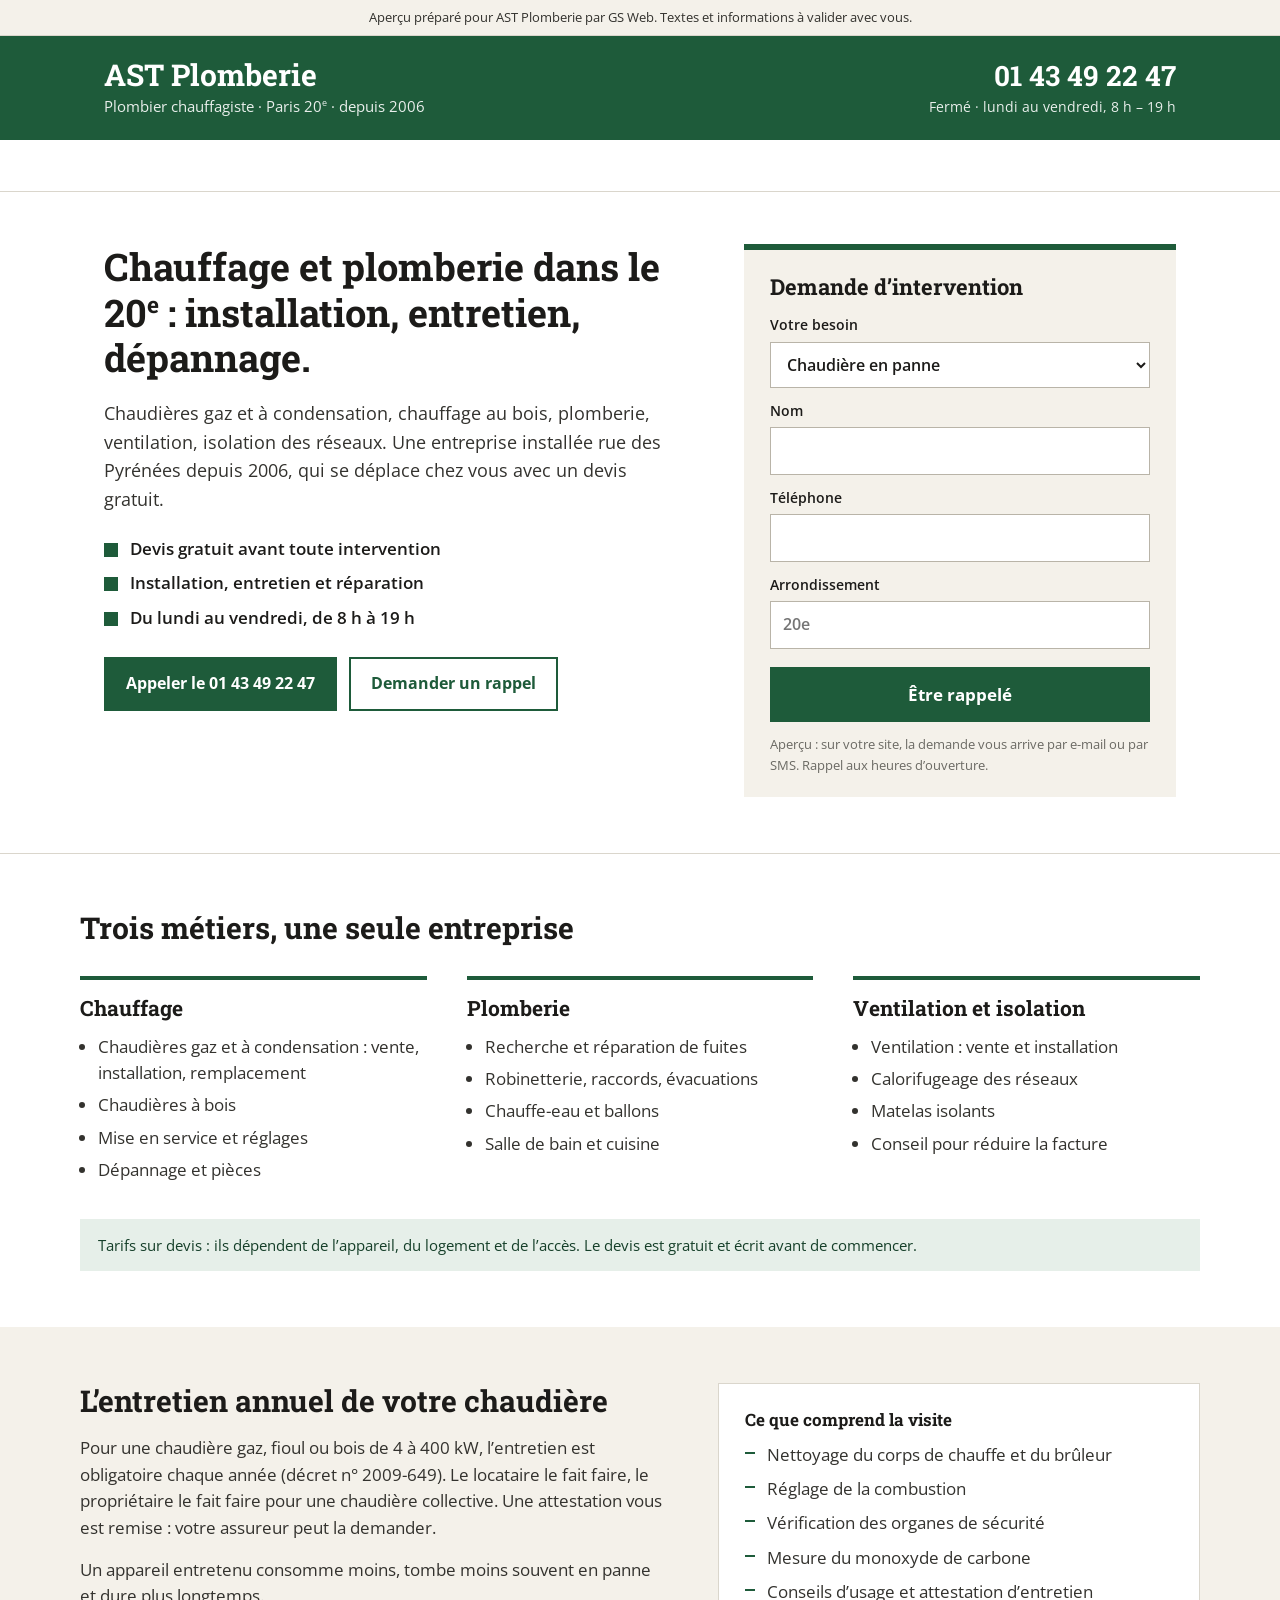
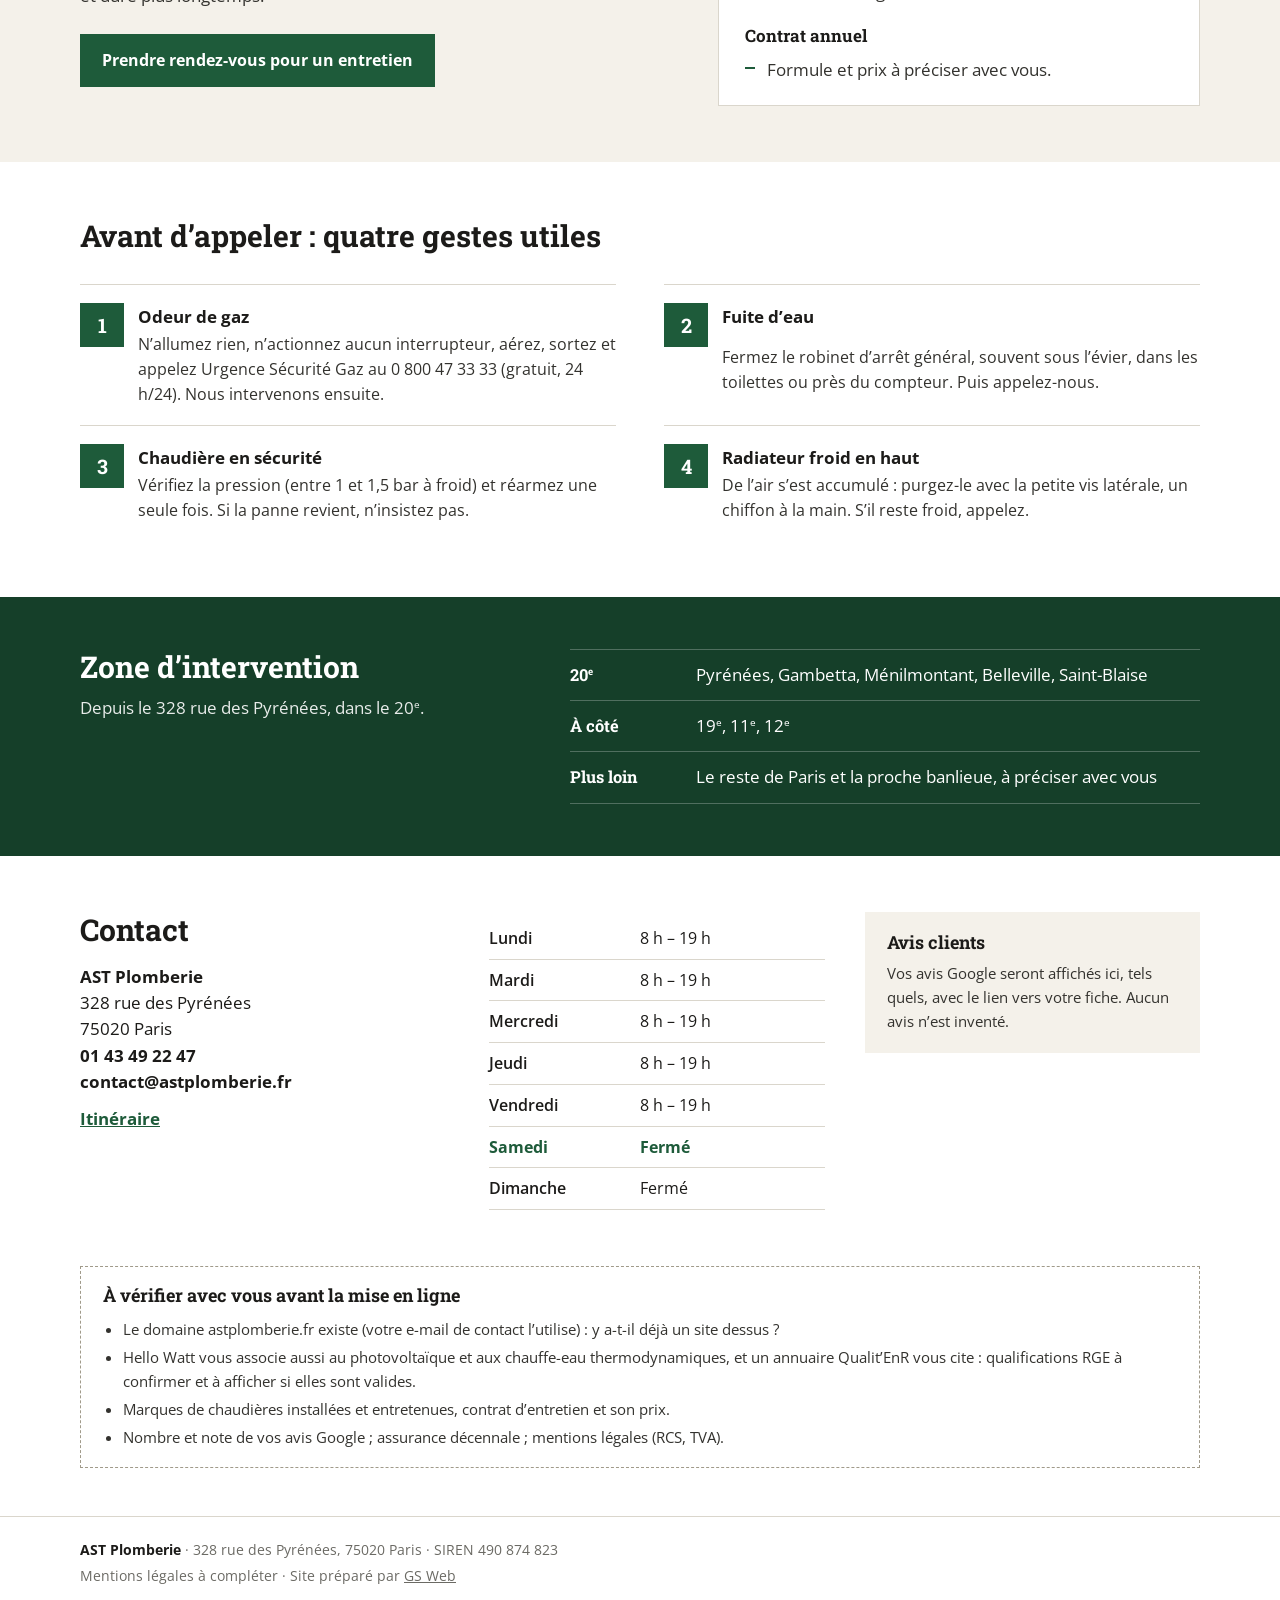
<file: apercu/ast-plomberie/index.html>
<!DOCTYPE html>
<html lang="fr">
<head>
<meta charset="utf-8">
<meta name="viewport" content="width=device-width, initial-scale=1">
<meta name="robots" content="noindex, nofollow">
<title>AST Plomberie, plombier chauffagiste à Paris 20e (aperçu)</title>
<meta name="description" content="AST Plomberie, plombier chauffagiste au 328 rue des Pyrénées, Paris 20e, depuis 2006 : chaudières gaz et condensation, chauffage bois, plomberie, ventilation. Aperçu de site préparé par GS Web.">
<meta name="theme-color" content="#1E5B3A">
<link rel="icon" href="img/favicon.svg" type="image/svg+xml">
<link rel="stylesheet" href="css/style.css">
</head>
<body>

<p class="apercu">Aperçu préparé pour AST Plomberie par GS Web. Textes et informations à valider avec vous.</p>

<header class="bandeau">
  <div class="bandeau-in">
    <a class="marque" href="#haut">
      <strong>AST Plomberie</strong>
      <span>Plombier chauffagiste · Paris 20<sup>e</sup> · depuis 2006</span>
    </a>
    <div class="bandeau-tel">
      <a href="tel:+33143492247">01 43 49 22 47</a>
      <span id="etat">Lundi au vendredi, 8 h – 19 h</span>
    </div>
  </div>
  <nav class="nav" aria-label="Sections">
    <div class="nav-in">
      <a href="#metiers">Chauffage et plomberie</a>
      <a href="#entretien">Entretien de chaudière</a>
      <a href="#avant">Avant d’appeler</a>
      <a href="#zone">Zone</a>
      <a href="#contact">Contact</a>
    </div>
  </nav>
</header>

<main id="haut">

  <section class="accueil">
    <div class="accueil-texte">
      <h1>Chauffage et plomberie dans le 20<sup>e</sup> : installation, entretien, dépannage.</h1>
      <p class="chapo">Chaudières gaz et à condensation, chauffage au bois, plomberie, ventilation, isolation des réseaux. Une entreprise installée rue des Pyrénées depuis 2006, qui se déplace chez vous avec un devis gratuit.</p>
      <ul class="points">
        <li>Devis gratuit avant toute intervention</li>
        <li>Installation, entretien et réparation</li>
        <li>Du lundi au vendredi, de 8 h à 19 h</li>
      </ul>
      <div class="actions">
        <a class="btn" href="tel:+33143492247">Appeler le 01 43 49 22 47</a>
        <a class="btn btn-contour" href="#demande">Demander un rappel</a>
      </div>
    </div>
    <form class="demande" id="demande" action="#" method="post" onsubmit="return false">
      <h2>Demande d’intervention</h2>
      <label>Votre besoin
        <select name="besoin">
          <option>Chaudière en panne</option>
          <option>Entretien annuel de chaudière</option>
          <option>Fuite ou plomberie</option>
          <option>Nouvelle installation</option>
          <option>Autre</option>
        </select>
      </label>
      <label>Nom<input type="text" name="nom" autocomplete="name" required></label>
      <label>Téléphone<input type="tel" name="tel" autocomplete="tel" required></label>
      <label>Arrondissement<input type="text" name="arr" inputmode="numeric" placeholder="20e"></label>
      <button class="btn btn-large" type="submit">Être rappelé</button>
      <p class="note">Aperçu : sur votre site, la demande vous arrive par e-mail ou par SMS. Rappel aux heures d’ouverture.</p>
    </form>
  </section>

  <section class="metiers" id="metiers">
    <div class="in">
      <h2>Trois métiers, une seule entreprise</h2>
      <div class="colonnes">
        <div>
          <h3>Chauffage</h3>
          <ul>
            <li>Chaudières gaz et à condensation : vente, installation, remplacement</li>
            <li>Chaudières à bois</li>
            <li>Mise en service et réglages</li>
            <li>Dépannage et pièces</li>
          </ul>
        </div>
        <div>
          <h3>Plomberie</h3>
          <ul>
            <li>Recherche et réparation de fuites</li>
            <li>Robinetterie, raccords, évacuations</li>
            <li>Chauffe-eau et ballons</li>
            <li>Salle de bain et cuisine</li>
          </ul>
        </div>
        <div>
          <h3>Ventilation et isolation</h3>
          <ul>
            <li>Ventilation : vente et installation</li>
            <li>Calorifugeage des réseaux</li>
            <li>Matelas isolants</li>
            <li>Conseil pour réduire la facture</li>
          </ul>
        </div>
      </div>
      <p class="tarifs">Tarifs sur devis : ils dépendent de l’appareil, du logement et de l’accès. Le devis est gratuit et écrit avant de commencer.</p>
    </div>
  </section>

  <section class="entretien" id="entretien">
    <div class="in entretien-grille">
      <div>
        <h2>L’entretien annuel de votre chaudière</h2>
        <p>Pour une chaudière gaz, fioul ou bois de 4 à 400 kW, l’entretien est obligatoire chaque année (décret n° 2009-649). Le locataire le fait faire, le propriétaire le fait faire pour une chaudière collective. Une attestation vous est remise : votre assureur peut la demander.</p>
        <p>Un appareil entretenu consomme moins, tombe moins souvent en panne et dure plus longtemps.</p>
        <a class="btn" href="tel:+33143492247">Prendre rendez-vous pour un entretien</a>
      </div>
      <dl class="contenu">
        <dt>Ce que comprend la visite</dt>
        <dd>Nettoyage du corps de chauffe et du brûleur</dd>
        <dd>Réglage de la combustion</dd>
        <dd>Vérification des organes de sécurité</dd>
        <dd>Mesure du monoxyde de carbone</dd>
        <dd>Conseils d’usage et attestation d’entretien</dd>
        <dt>Contrat annuel</dt>
        <dd>Formule et prix à préciser avec vous.</dd>
      </dl>
    </div>
  </section>

  <section class="avant" id="avant">
    <div class="in">
      <h2>Avant d’appeler : quatre gestes utiles</h2>
      <ol class="gestes">
        <li>
          <strong>Odeur de gaz</strong>
          <span>N’allumez rien, n’actionnez aucun interrupteur, aérez, sortez et appelez Urgence Sécurité Gaz au 0 800 47 33 33 (gratuit, 24 h/24). Nous intervenons ensuite.</span>
        </li>
        <li>
          <strong>Fuite d’eau</strong>
          <span>Fermez le robinet d’arrêt général, souvent sous l’évier, dans les toilettes ou près du compteur. Puis appelez-nous.</span>
        </li>
        <li>
          <strong>Chaudière en sécurité</strong>
          <span>Vérifiez la pression (entre 1 et 1,5 bar à froid) et réarmez une seule fois. Si la panne revient, n’insistez pas.</span>
        </li>
        <li>
          <strong>Radiateur froid en haut</strong>
          <span>De l’air s’est accumulé : purgez-le avec la petite vis latérale, un chiffon à la main. S’il reste froid, appelez.</span>
        </li>
      </ol>
    </div>
  </section>

  <section class="zone" id="zone">
    <div class="in zone-grille">
      <div>
        <h2>Zone d’intervention</h2>
        <p>Depuis le 328 rue des Pyrénées, dans le 20<sup>e</sup>.</p>
      </div>
      <ul class="arrondissements">
        <li><strong>20<sup>e</sup></strong><span>Pyrénées, Gambetta, Ménilmontant, Belleville, Saint-Blaise</span></li>
        <li><strong>À côté</strong><span>19<sup>e</sup>, 11<sup>e</sup>, 12<sup>e</sup></span></li>
        <li><strong>Plus loin</strong><span>Le reste de Paris et la proche banlieue, à préciser avec vous</span></li>
      </ul>
    </div>
  </section>

  <section class="contact" id="contact">
    <div class="in contact-grille">
      <div>
        <h2>Contact</h2>
        <address>
          <strong>AST Plomberie</strong><br>
          328 rue des Pyrénées<br>
          75020 Paris<br>
          <a href="tel:+33143492247">01 43 49 22 47</a><br>
          <a href="mailto:contact@astplomberie.fr">contact@astplomberie.fr</a>
        </address>
        <a class="lien" href="https://www.google.com/maps/dir/?api=1&amp;destination=328+rue+des+Pyr%C3%A9n%C3%A9es+75020+Paris" target="_blank" rel="noopener">Itinéraire</a>
      </div>
      <table class="horaires" aria-label="Horaires">
        <tbody>
          <tr data-j="1"><th>Lundi</th><td>8 h – 19 h</td></tr>
          <tr data-j="2"><th>Mardi</th><td>8 h – 19 h</td></tr>
          <tr data-j="3"><th>Mercredi</th><td>8 h – 19 h</td></tr>
          <tr data-j="4"><th>Jeudi</th><td>8 h – 19 h</td></tr>
          <tr data-j="5"><th>Vendredi</th><td>8 h – 19 h</td></tr>
          <tr data-j="6"><th>Samedi</th><td>Fermé</td></tr>
          <tr data-j="0"><th>Dimanche</th><td>Fermé</td></tr>
        </tbody>
      </table>
      <div class="avis">
        <h3>Avis clients</h3>
        <p>Vos avis Google seront affichés ici, tels quels, avec le lien vers votre fiche. Aucun avis n’est inventé.</p>
      </div>
    </div>
  </section>

  <aside class="notes" aria-label="À vérifier avec vous">
    <div class="in">
      <h2>À vérifier avec vous avant la mise en ligne</h2>
      <ul>
        <li>Le domaine astplomberie.fr existe (votre e-mail de contact l’utilise) : y a-t-il déjà un site dessus ?</li>
        <li>Hello Watt vous associe aussi au photovoltaïque et aux chauffe-eau thermodynamiques, et un annuaire Qualit’EnR vous cite : qualifications RGE à confirmer et à afficher si elles sont valides.</li>
        <li>Marques de chaudières installées et entretenues, contrat d’entretien et son prix.</li>
        <li>Nombre et note de vos avis Google ; assurance décennale ; mentions légales (RCS, TVA).</li>
      </ul>
    </div>
  </aside>

</main>

<footer class="pied">
  <div class="in">
    <p><strong>AST Plomberie</strong> · 328 rue des Pyrénées, 75020 Paris · SIREN 490 874 823</p>
    <p>Mentions légales à compléter · Site préparé par <a href="https://gs-web.fr" rel="noopener">GS Web</a></p>
  </div>
</footer>

<script src="js/main.js" defer></script>
</body>
</html>
</file>
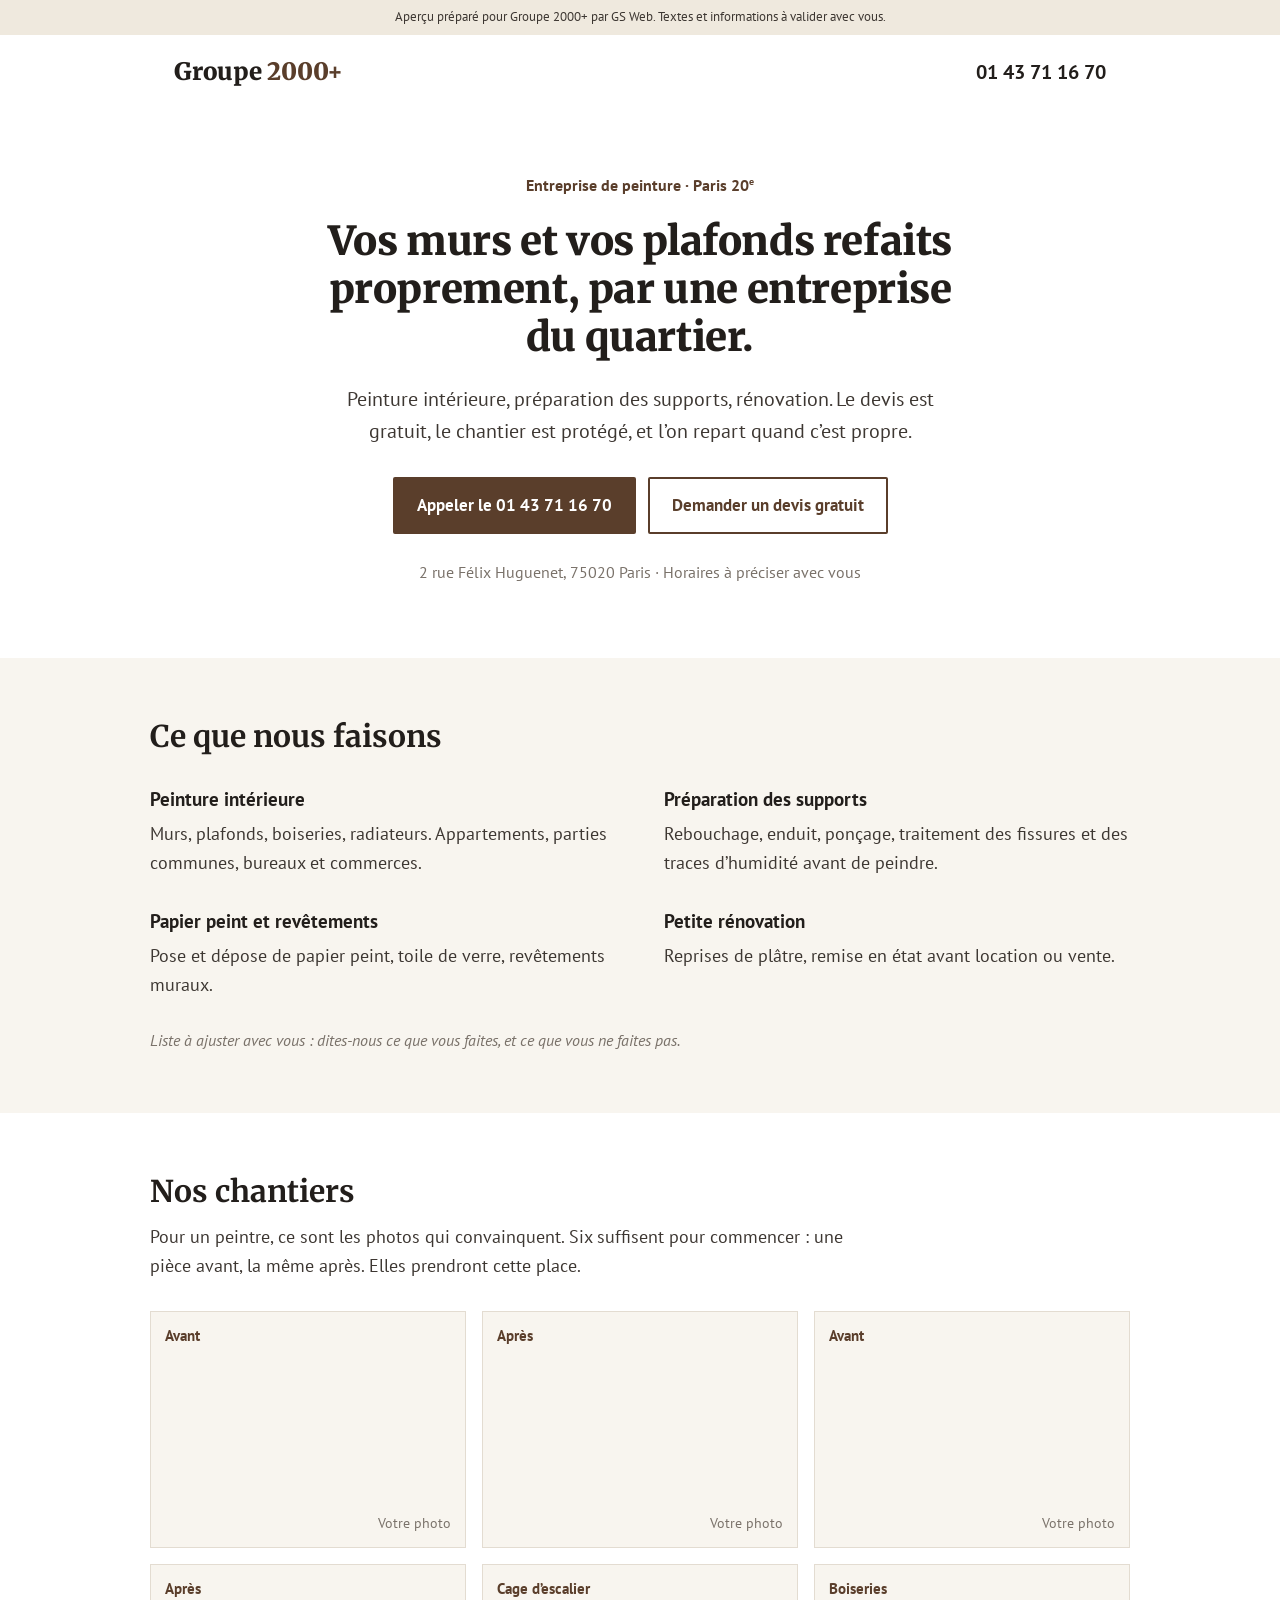
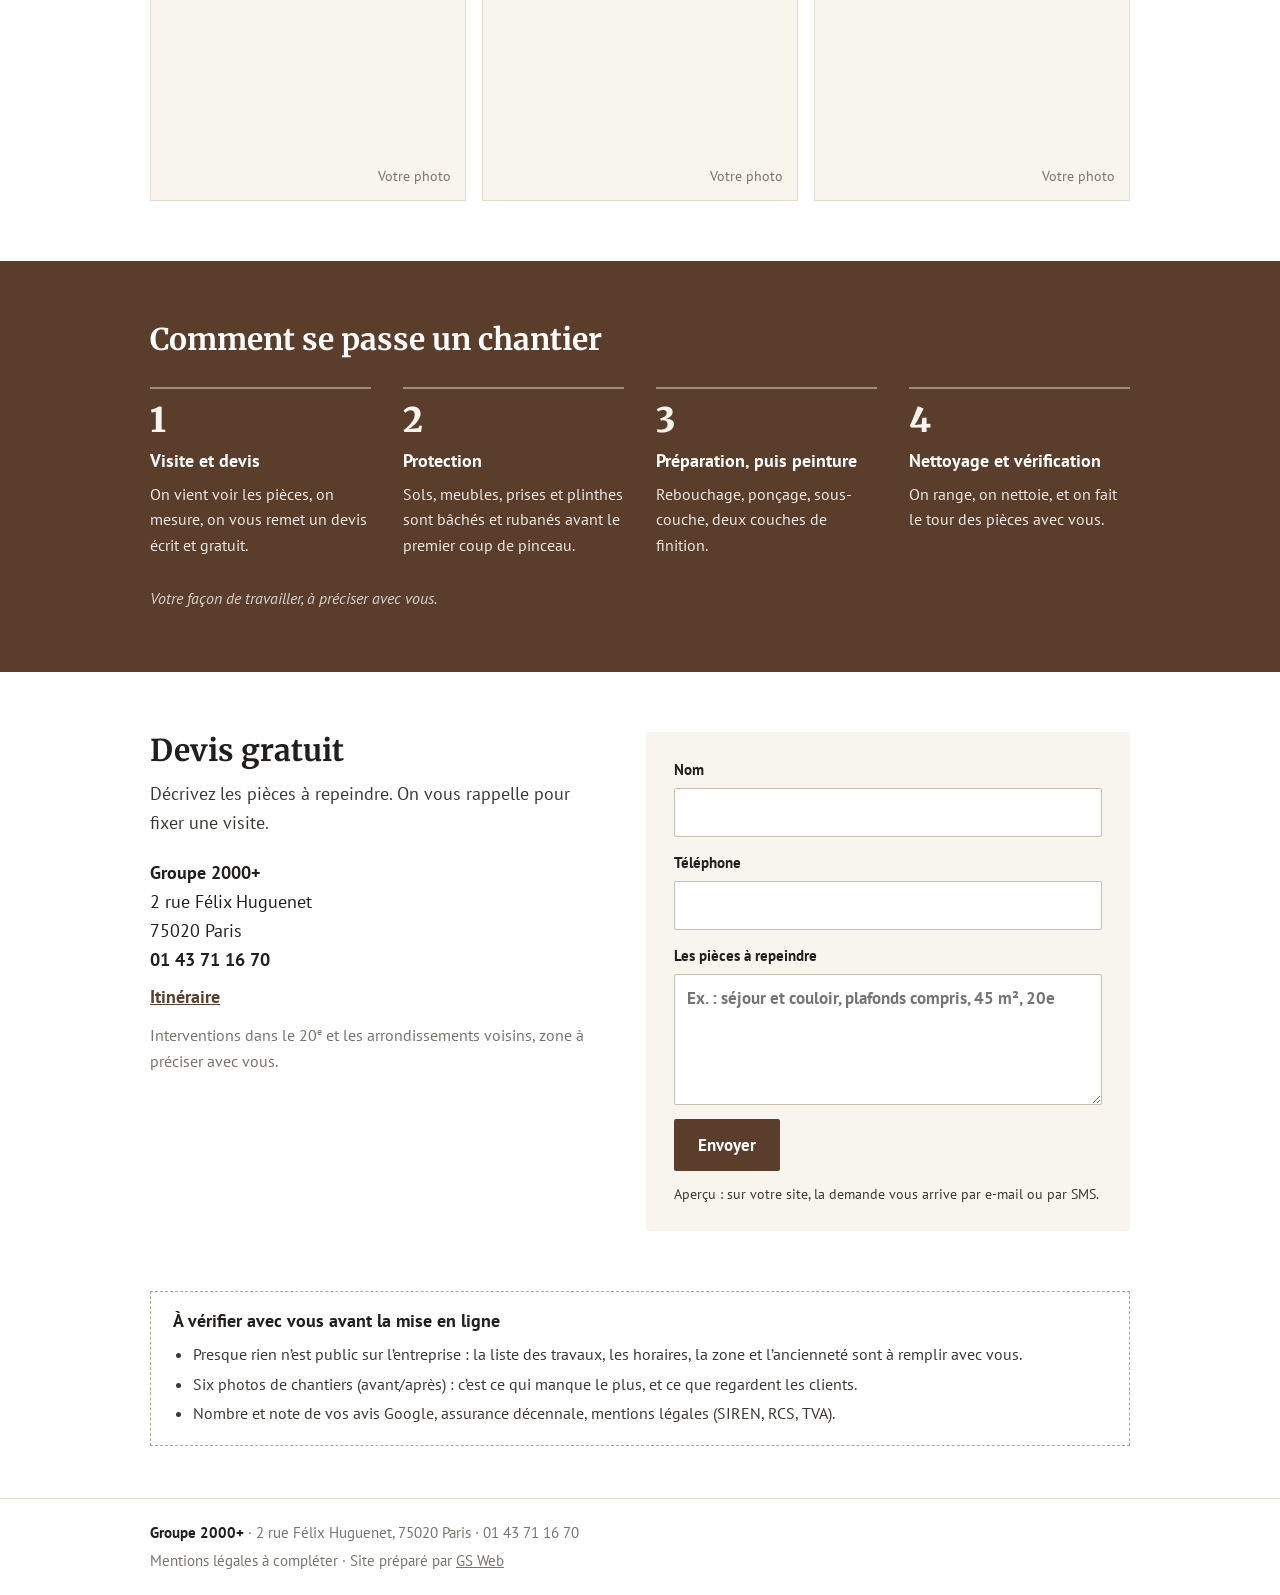
<file: apercu/groupe-2000-plus/index.html>
<!DOCTYPE html>
<html lang="fr">
<head>
<meta charset="utf-8">
<meta name="viewport" content="width=device-width, initial-scale=1">
<meta name="robots" content="noindex, nofollow">
<title>Groupe 2000+, entreprise de peinture à Paris 20e (aperçu)</title>
<meta name="description" content="Groupe 2000+, entreprise de peinture au 2 rue Félix Huguenet, Paris 20e. Peinture intérieure, préparation des murs, rénovation. Aperçu de site préparé par GS Web.">
<meta name="theme-color" content="#5A3E2B">
<link rel="icon" href="img/favicon.svg" type="image/svg+xml">
<link rel="stylesheet" href="css/style.css">
</head>
<body>

<p class="apercu">Aperçu préparé pour Groupe 2000+ par GS Web. Textes et informations à valider avec vous.</p>

<header class="tete">
  <a class="nom" href="#haut">Groupe <span>2000+</span></a>
  <a class="tel" href="tel:+33143711670">01 43 71 16 70</a>
</header>

<main id="haut">

  <section class="ouverture">
    <p class="sur">Entreprise de peinture · Paris 20<sup>e</sup></p>
    <h1>Vos murs et vos plafonds refaits proprement, par une entreprise du quartier.</h1>
    <p class="chapo">Peinture intérieure, préparation des supports, rénovation. Le devis est gratuit, le chantier est protégé, et l’on repart quand c’est propre.</p>
    <div class="actions">
      <a class="btn" href="tel:+33143711670">Appeler le 01 43 71 16 70</a>
      <a class="btn btn-clair" href="#devis">Demander un devis gratuit</a>
    </div>
    <p class="ou">2 rue Félix Huguenet, 75020 Paris · Horaires à préciser avec vous</p>
  </section>

  <section class="travaux">
    <div class="in">
      <h2>Ce que nous faisons</h2>
      <dl>
        <div>
          <dt>Peinture intérieure</dt>
          <dd>Murs, plafonds, boiseries, radiateurs. Appartements, parties communes, bureaux et commerces.</dd>
        </div>
        <div>
          <dt>Préparation des supports</dt>
          <dd>Rebouchage, enduit, ponçage, traitement des fissures et des traces d’humidité avant de peindre.</dd>
        </div>
        <div>
          <dt>Papier peint et revêtements</dt>
          <dd>Pose et dépose de papier peint, toile de verre, revêtements muraux.</dd>
        </div>
        <div>
          <dt>Petite rénovation</dt>
          <dd>Reprises de plâtre, remise en état avant location ou vente.</dd>
        </div>
      </dl>
      <p class="ajuster">Liste à ajuster avec vous : dites-nous ce que vous faites, et ce que vous ne faites pas.</p>
    </div>
  </section>

  <section class="chantiers">
    <div class="in">
      <h2>Nos chantiers</h2>
      <p class="intro">Pour un peintre, ce sont les photos qui convainquent. Six suffisent pour commencer : une pièce avant, la même après. Elles prendront cette place.</p>
      <ul class="grille">
        <li><span>Avant</span><em>Votre photo</em></li>
        <li><span>Après</span><em>Votre photo</em></li>
        <li><span>Avant</span><em>Votre photo</em></li>
        <li><span>Après</span><em>Votre photo</em></li>
        <li><span>Cage d’escalier</span><em>Votre photo</em></li>
        <li><span>Boiseries</span><em>Votre photo</em></li>
      </ul>
    </div>
  </section>

  <section class="deroule">
    <div class="in">
      <h2>Comment se passe un chantier</h2>
      <ol>
        <li><strong>Visite et devis</strong><span>On vient voir les pièces, on mesure, on vous remet un devis écrit et gratuit.</span></li>
        <li><strong>Protection</strong><span>Sols, meubles, prises et plinthes sont bâchés et rubanés avant le premier coup de pinceau.</span></li>
        <li><strong>Préparation, puis peinture</strong><span>Rebouchage, ponçage, sous-couche, deux couches de finition.</span></li>
        <li><strong>Nettoyage et vérification</strong><span>On range, on nettoie, et on fait le tour des pièces avec vous.</span></li>
      </ol>
      <p class="ajuster clair">Votre façon de travailler, à préciser avec vous.</p>
    </div>
  </section>

  <section class="devis" id="devis">
    <div class="in devis-grille">
      <div>
        <h2>Devis gratuit</h2>
        <p>Décrivez les pièces à repeindre. On vous rappelle pour fixer une visite.</p>
        <address>
          <strong>Groupe 2000+</strong><br>
          2 rue Félix Huguenet<br>
          75020 Paris<br>
          <a href="tel:+33143711670">01 43 71 16 70</a>
        </address>
        <a class="lien" href="https://www.google.com/maps/dir/?api=1&amp;destination=2+rue+F%C3%A9lix+Huguenet+75020+Paris" target="_blank" rel="noopener">Itinéraire</a>
        <p class="zone">Interventions dans le 20<sup>e</sup> et les arrondissements voisins, zone à préciser avec vous.</p>
      </div>
      <form action="#" method="post" onsubmit="return false">
        <label>Nom<input type="text" name="nom" autocomplete="name" required></label>
        <label>Téléphone<input type="tel" name="tel" autocomplete="tel" required></label>
        <label>Les pièces à repeindre<textarea name="demande" rows="4" placeholder="Ex. : séjour et couloir, plafonds compris, 45 m², 20e"></textarea></label>
        <button type="submit" class="btn">Envoyer</button>
        <p class="note">Aperçu : sur votre site, la demande vous arrive par e-mail ou par SMS.</p>
      </form>
    </div>
  </section>

  <aside class="notes" aria-label="À vérifier avec vous">
    <div class="in">
      <h2>À vérifier avec vous avant la mise en ligne</h2>
      <ul>
        <li>Presque rien n’est public sur l’entreprise : la liste des travaux, les horaires, la zone et l’ancienneté sont à remplir avec vous.</li>
        <li>Six photos de chantiers (avant/après) : c’est ce qui manque le plus, et ce que regardent les clients.</li>
        <li>Nombre et note de vos avis Google, assurance décennale, mentions légales (SIREN, RCS, TVA).</li>
      </ul>
    </div>
  </aside>

</main>

<footer class="pied">
  <div class="in">
    <p><strong>Groupe 2000+</strong> · 2 rue Félix Huguenet, 75020 Paris · 01 43 71 16 70</p>
    <p>Mentions légales à compléter · Site préparé par <a href="https://gs-web.fr" rel="noopener">GS Web</a></p>
  </div>
</footer>

</body>
</html>
</file>
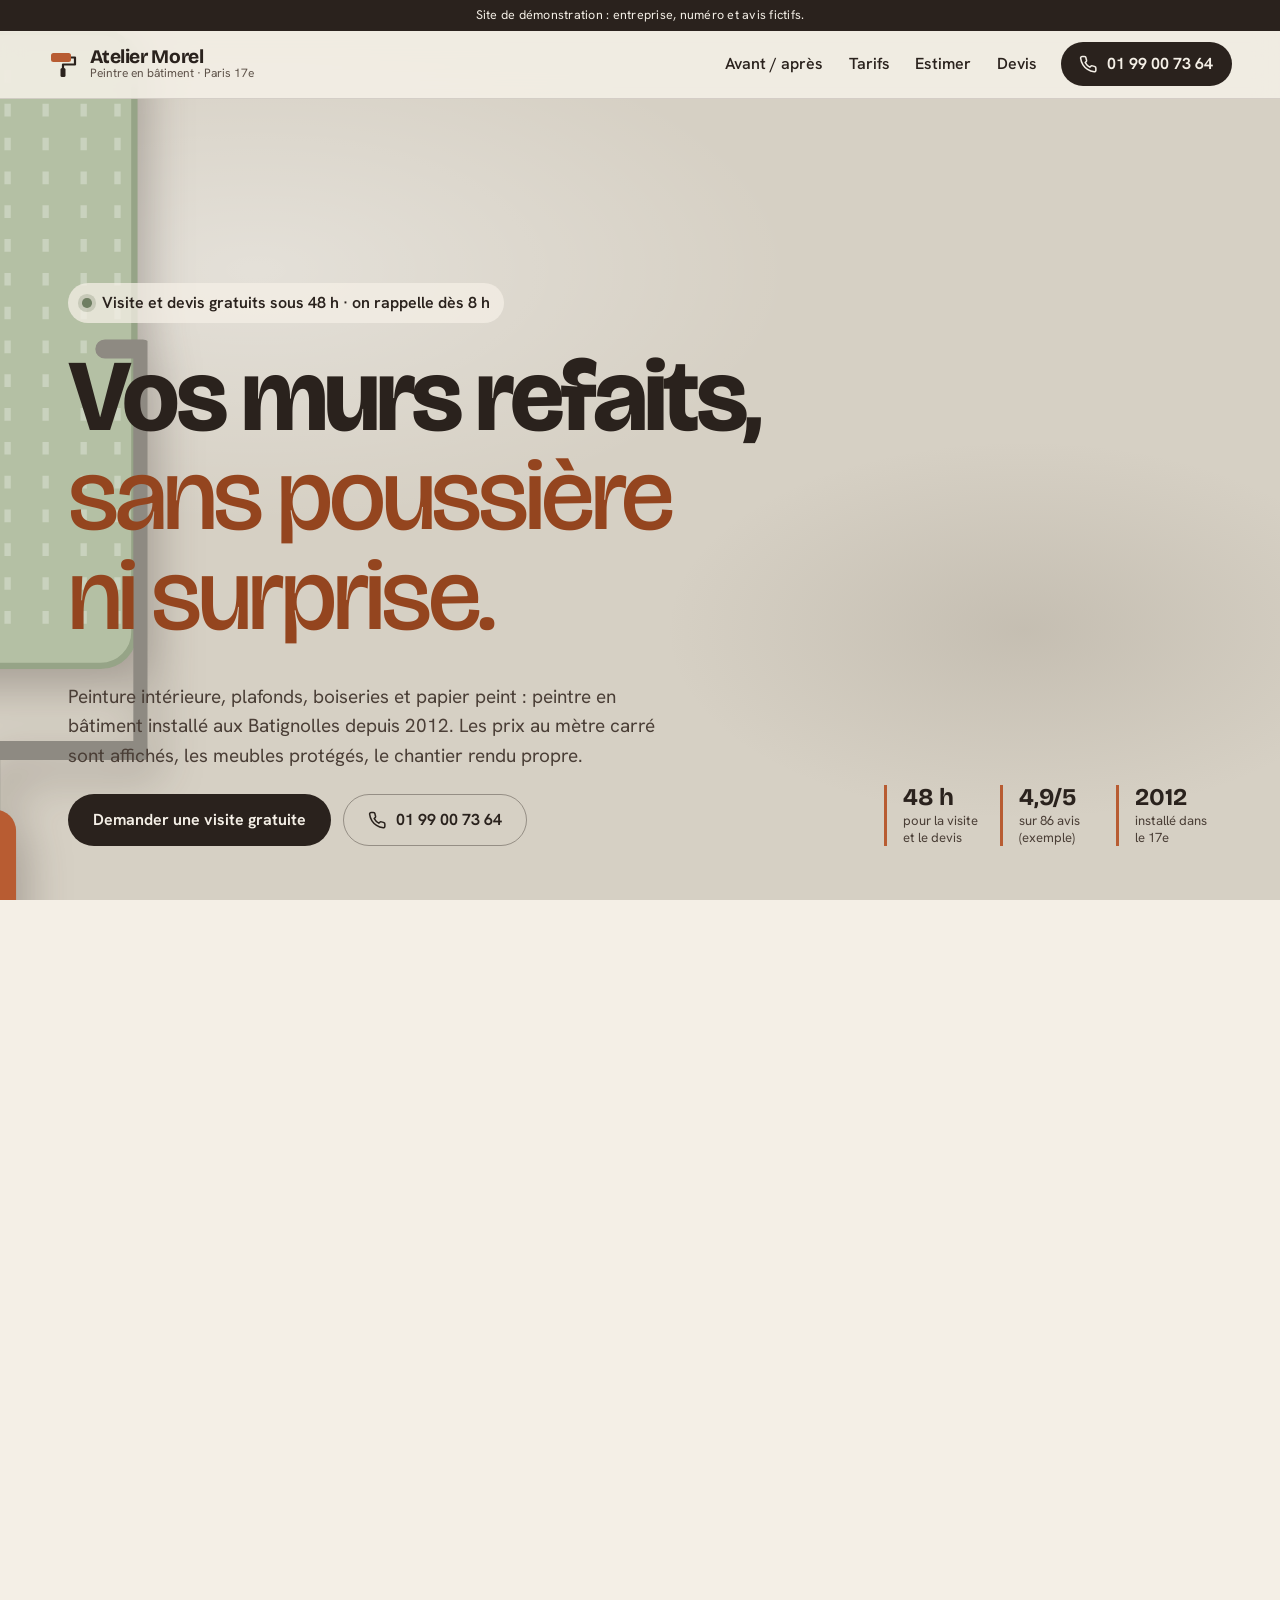
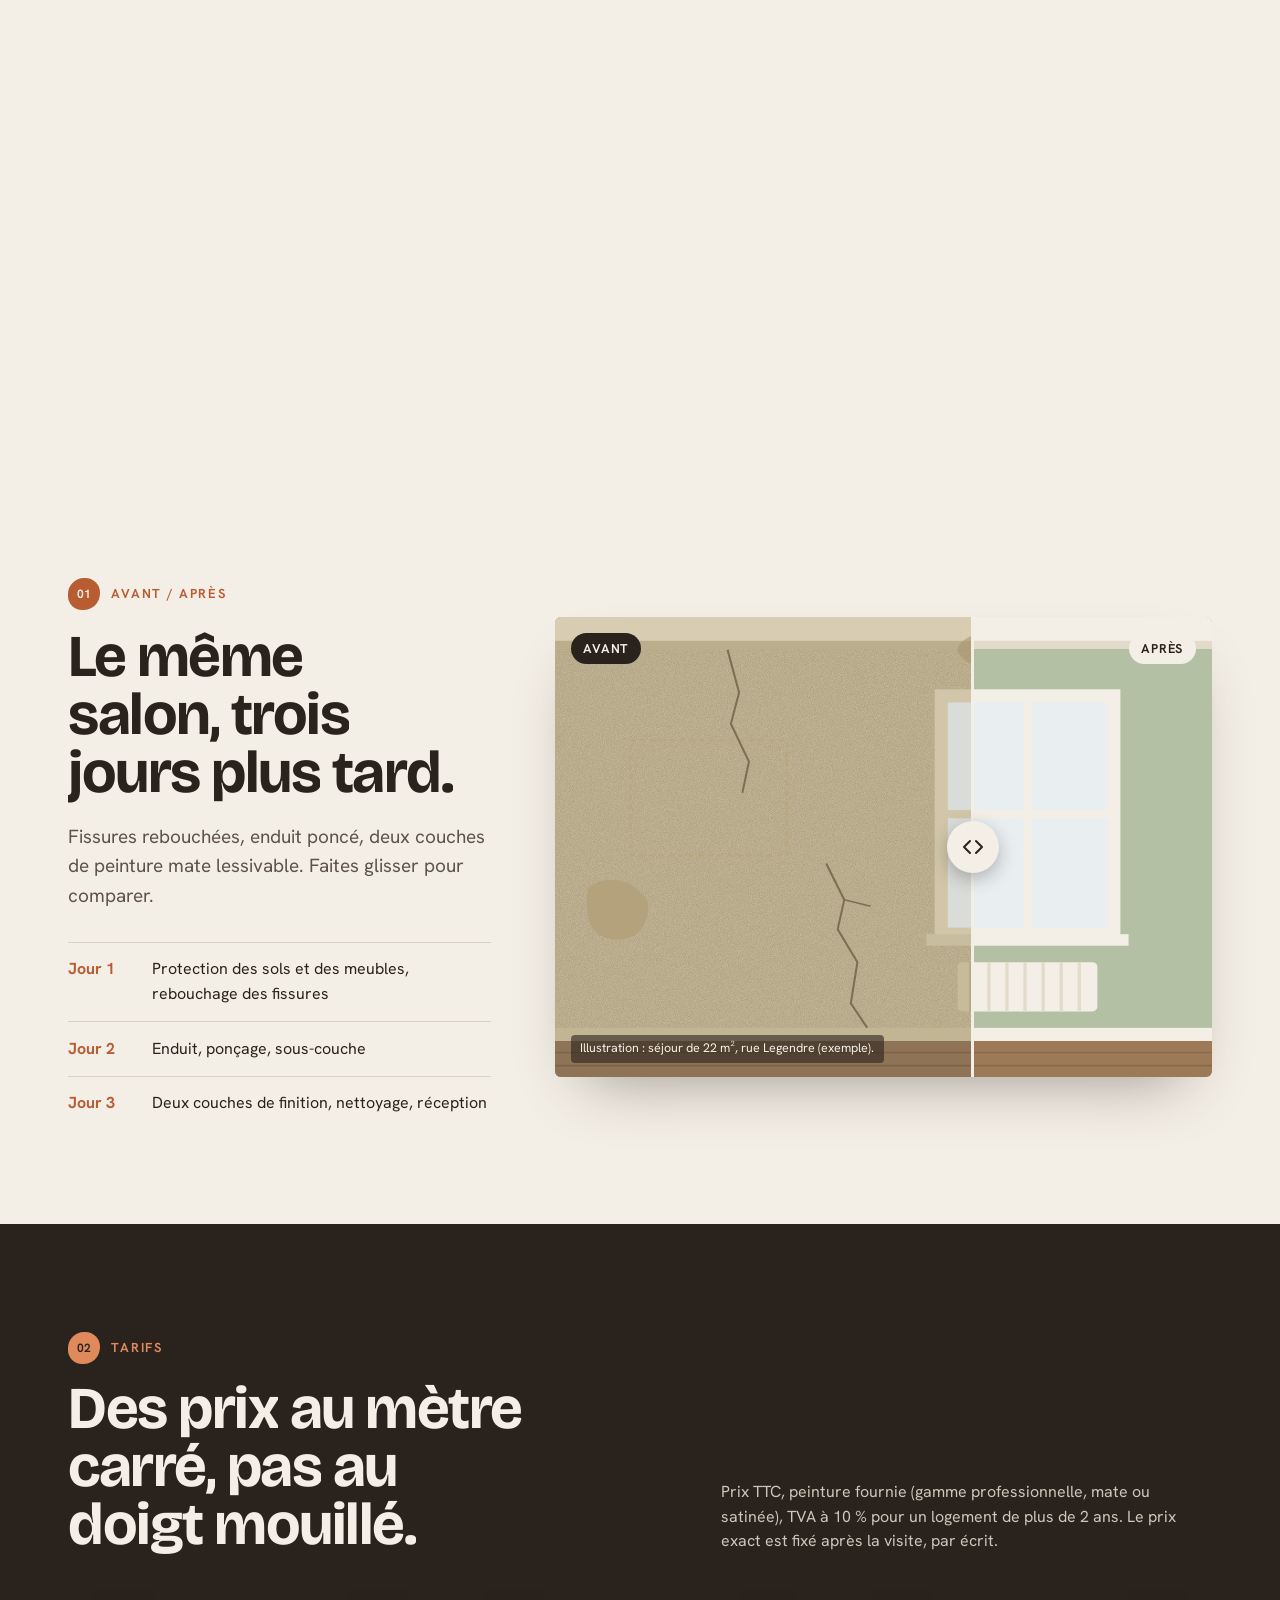
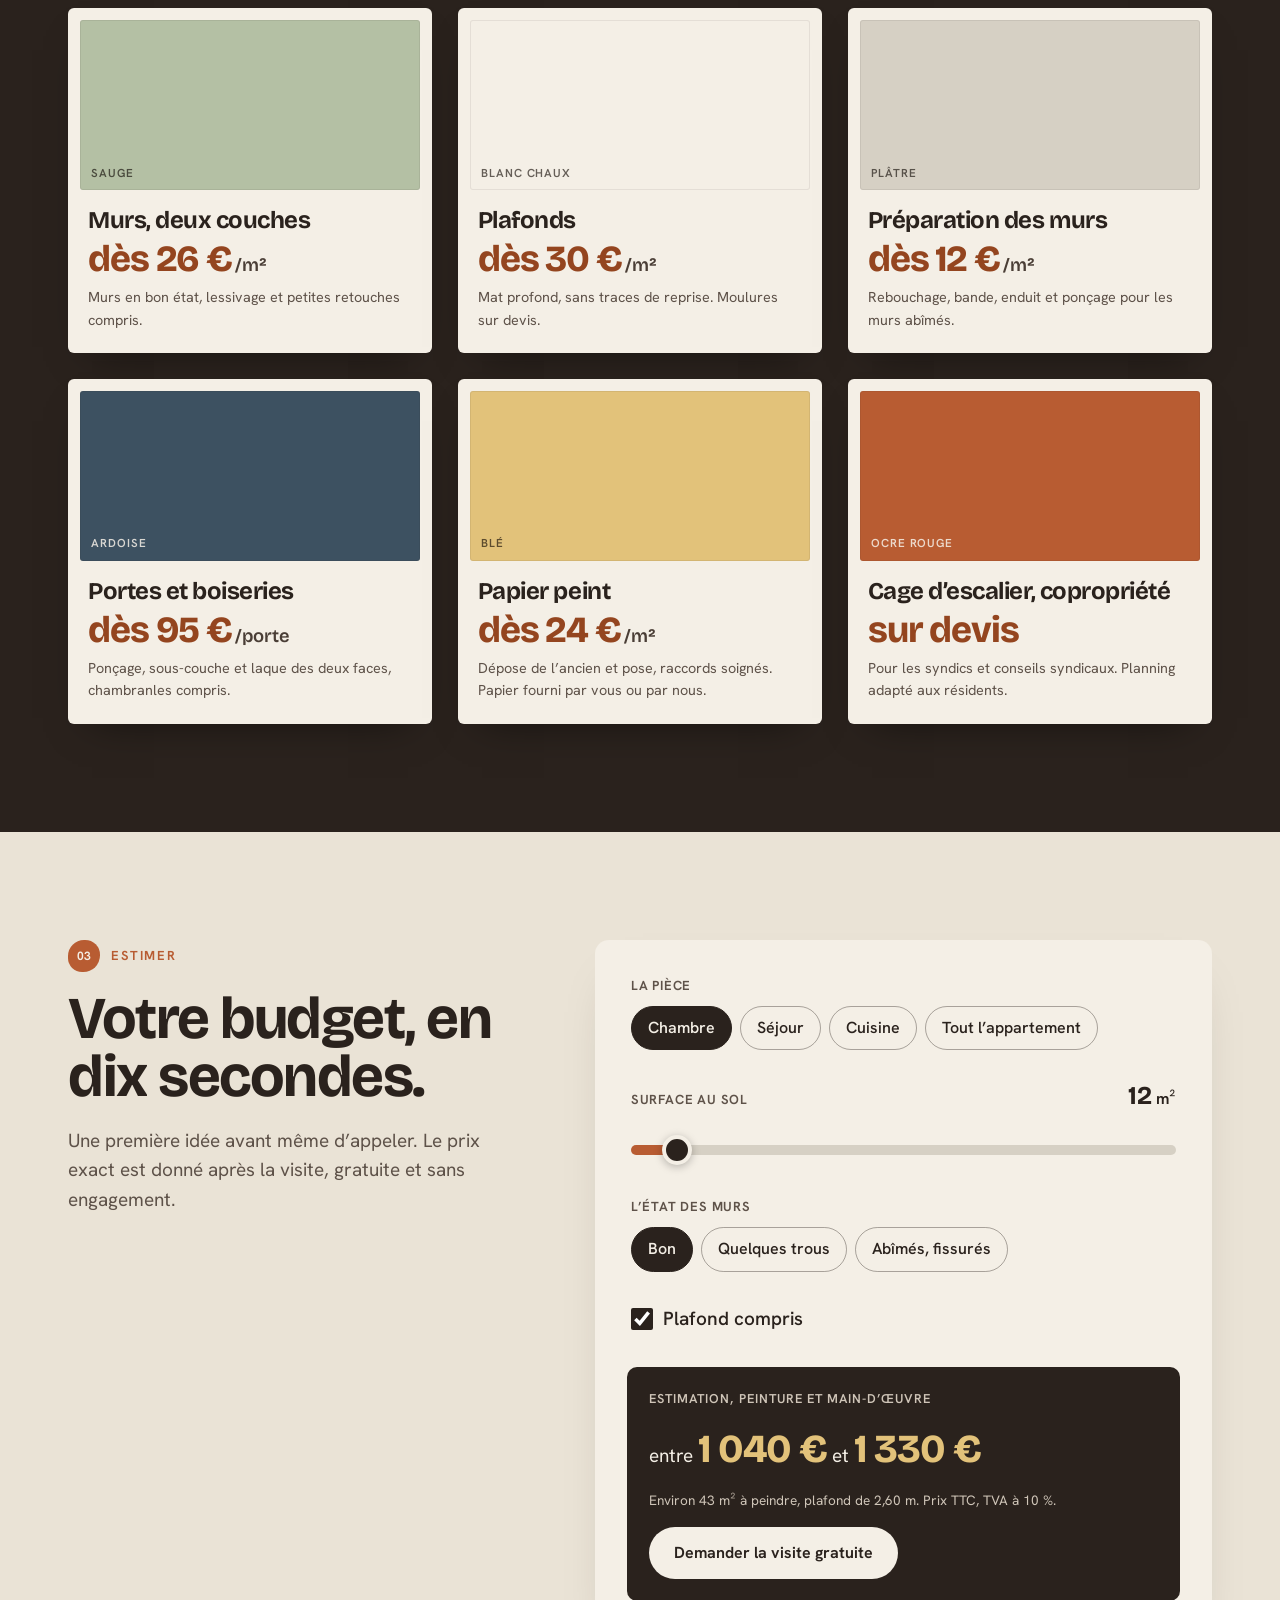
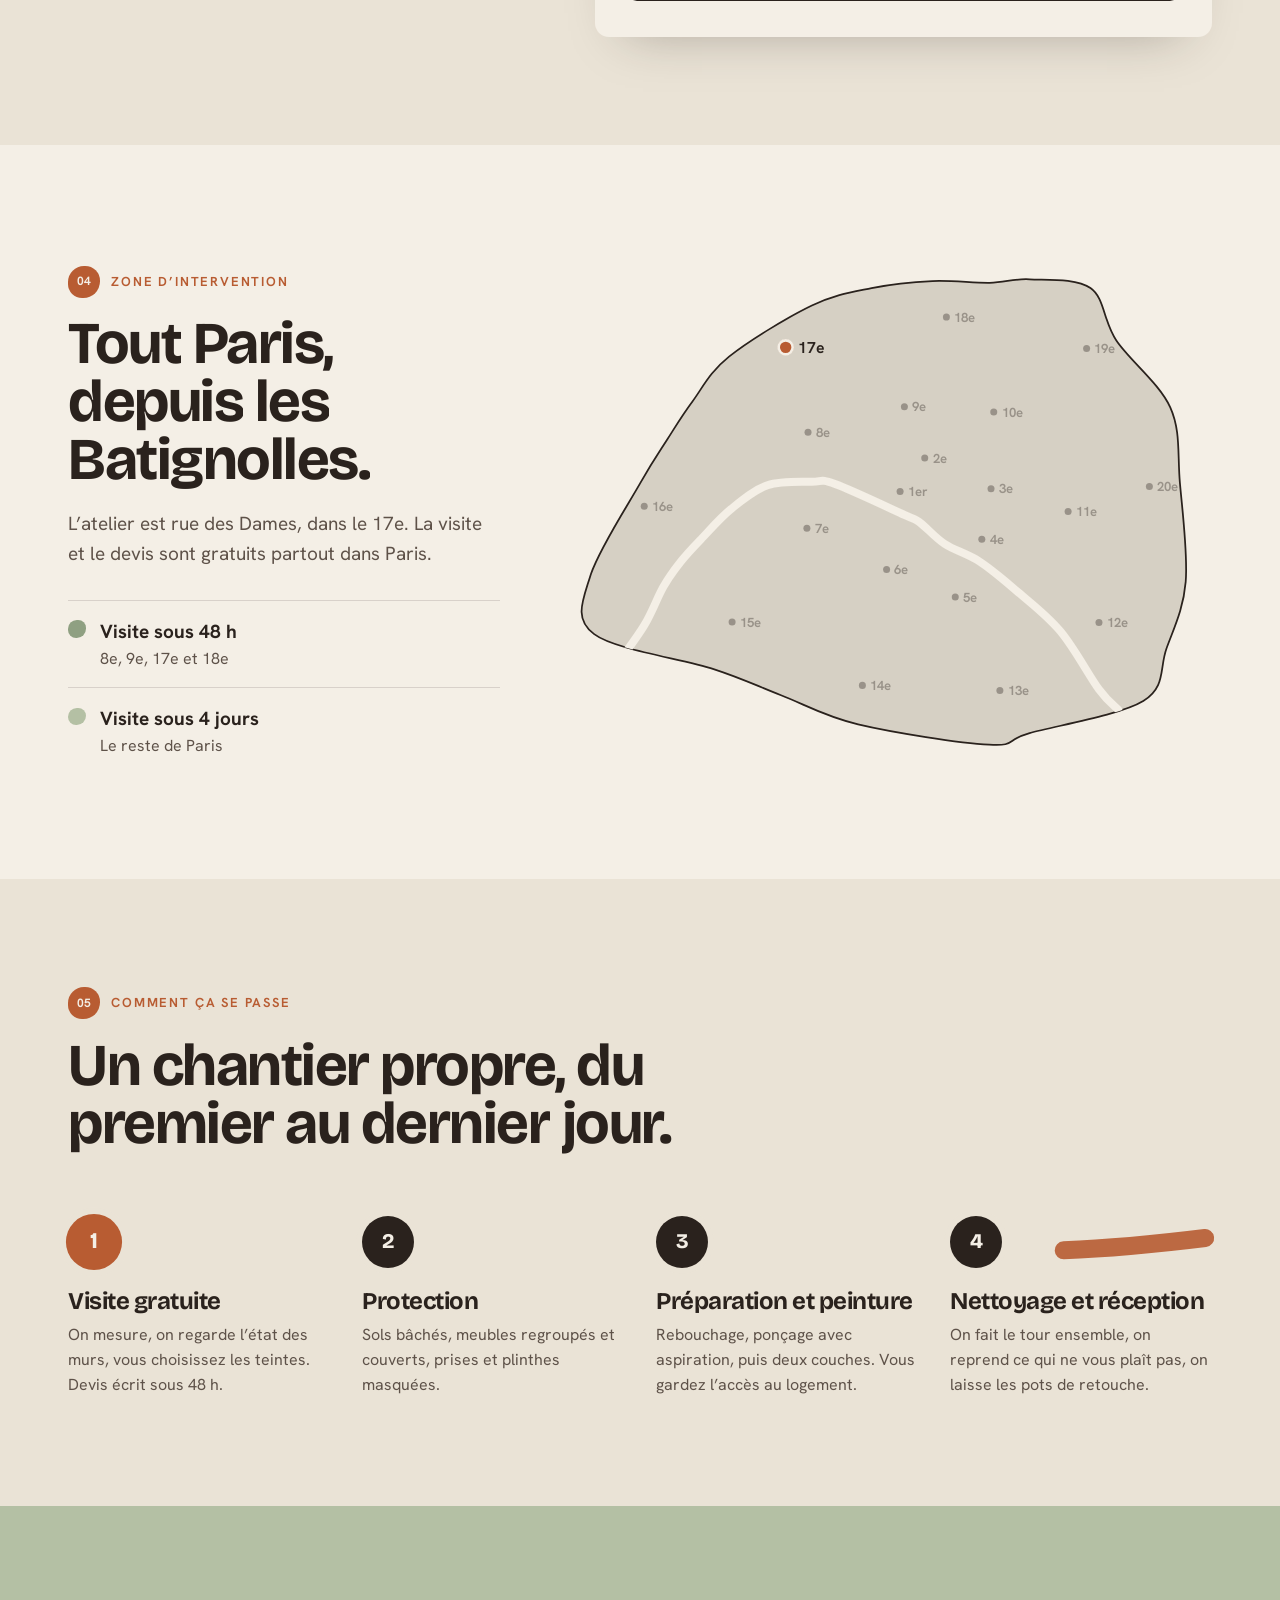
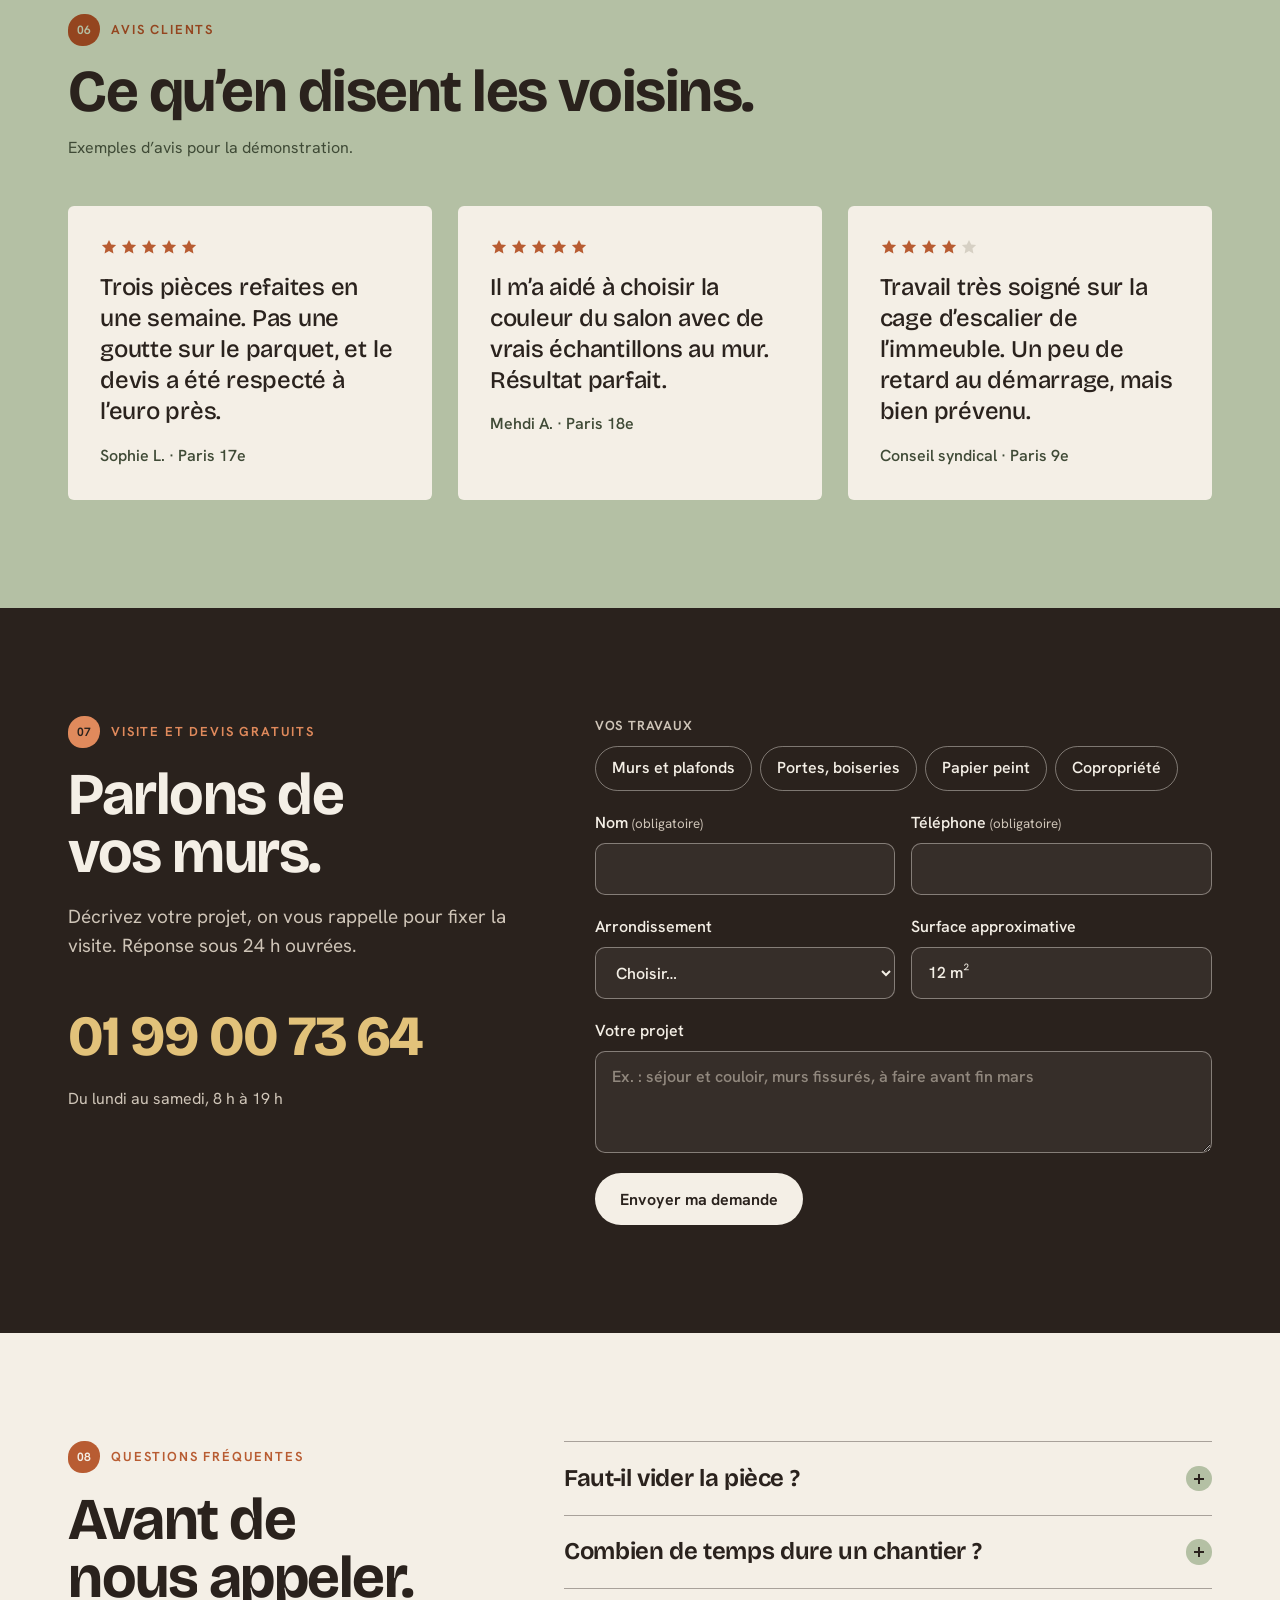
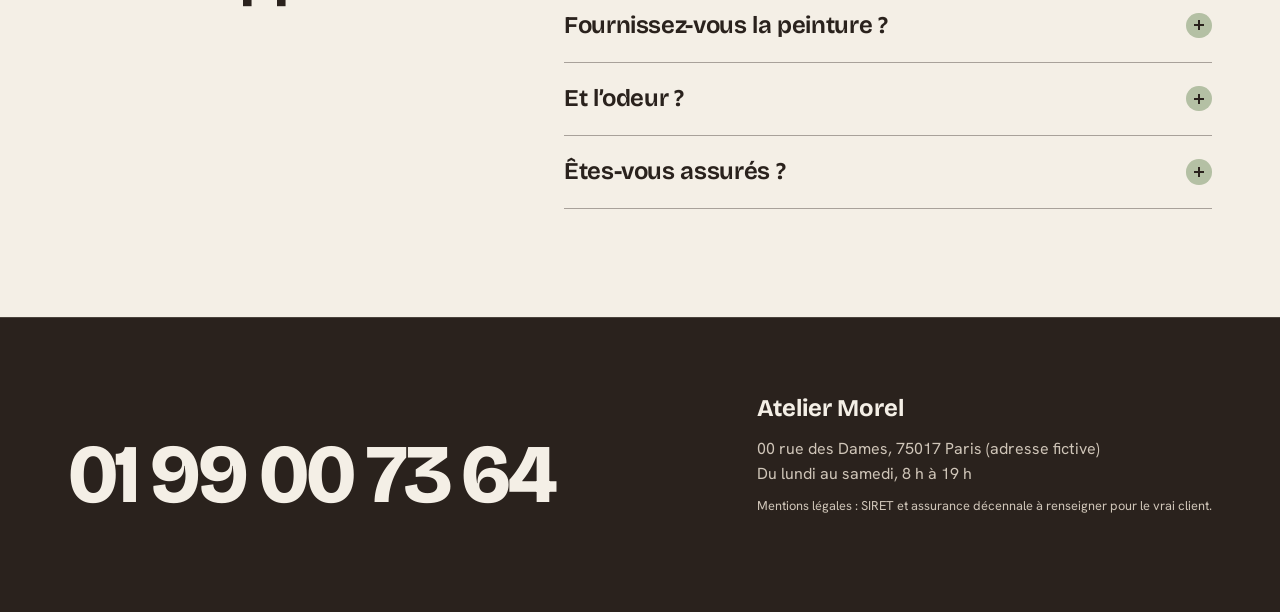
<file: demos/peintre/index.html>
<!doctype html>
<html lang="fr">
<head>
<meta charset="utf-8">
<meta name="viewport" content="width=device-width, initial-scale=1">
<title>Atelier Morel, peintre en bâtiment à Paris 17e (démo)</title>
<meta name="description" content="Peintre en bâtiment aux Batignolles depuis 2012. Murs, plafonds, boiseries, papier peint : visite et devis gratuits sous 48 h, prix au mètre carré affichés. Site de démonstration.">
<meta name="robots" content="noindex">
<meta name="theme-color" content="#F4EFE6">
<link rel="icon" href="img/favicon.svg" type="image/svg+xml">
<link rel="preload" href="fonts/bricolage.woff2" as="font" type="font/woff2" crossorigin>
<link rel="preload" href="fonts/hanken.woff2" as="font" type="font/woff2" crossorigin>
<link rel="stylesheet" href="css/tokens.css">
<link rel="stylesheet" href="css/base.css">
<link rel="stylesheet" href="css/sections.css">
<script>
  /* Sans le script (réseau coupé, bloqueur), la page s'affiche en version fixe complète */
  document.documentElement.classList.add('js');
  setTimeout(function () { if (!window.morelReady) document.documentElement.classList.remove('js'); }, 4000);
</script>
<script src="js/main.js" defer onerror="document.documentElement.classList.remove('js')"></script>
</head>
<body>
<a class="skip" href="#contenu">Aller au contenu</a>

<svg width="0" height="0" style="position:absolute" aria-hidden="true">
  <symbol id="star" viewBox="0 0 24 24"><path d="M12 2.5l2.9 6.1 6.6.8-4.9 4.6 1.3 6.6L12 17.3l-5.9 3.3 1.3-6.6L2.5 9.4l6.6-.8z"/></symbol>
  <symbol id="phone" viewBox="0 0 24 24"><path fill="none" stroke="currentColor" stroke-width="2" stroke-linecap="round" stroke-linejoin="round" d="M22 16.92v3a2 2 0 0 1-2.18 2 19.79 19.79 0 0 1-8.63-3.07 19.5 19.5 0 0 1-6-6 19.79 19.79 0 0 1-3.07-8.67A2 2 0 0 1 4.11 2h3a2 2 0 0 1 2 1.72 12.84 12.84 0 0 0 .7 2.81 2 2 0 0 1-.45 2.11L8.09 9.91a16 16 0 0 0 6 6l1.27-1.27a2 2 0 0 1 2.11-.45 12.84 12.84 0 0 0 2.81.7A2 2 0 0 1 22 16.92z"/></symbol>
  <filter id="grain"><feTurbulence type="fractalNoise" baseFrequency=".9" numOctaves="2" stitchTiles="stitch"/><feColorMatrix values="0 0 0 0 0  0 0 0 0 0  0 0 0 0 0  0 0 0 .55 0"/></filter>
</svg>

<!-- En-tête fixe : bandeau « démo » + barre avec le numéro toujours visible -->
<header class="top">
  <p class="banner">Site de démonstration&nbsp;: entreprise, numéro et avis fictifs.</p>
  <div class="bar">
    <a class="brand" href="#haut">
      <svg class="brand__mark" viewBox="0 0 32 32" aria-hidden="true"><rect x="3" y="5" width="20" height="9" rx="2.5"/><path d="M23 9.5h4v7H15v4" fill="none" stroke="currentColor" stroke-width="2.2" stroke-linejoin="round"/><rect x="12.5" y="20" width="5" height="9" rx="1.5"/></svg>
      <span class="brand__name">Atelier Morel</span>
      <span class="brand__sub">Peintre en bâtiment · Paris 17e</span>
    </a>
    <nav class="bar__nav" aria-label="Menu">
      <a href="#avant-apres">Avant / après</a>
      <a href="#tarifs">Tarifs</a>
      <a href="#estimer">Estimer</a>
      <a href="#devis">Devis</a>
    </nav>
    <a class="btn bar__call" href="tel:+33199007364" aria-label="Appeler le 01 99 00 73 64">
      <svg class="ico" aria-hidden="true"><use href="#phone"/></svg>
      <span class="bar__num">01 99 00 73 64</span>
    </a>
  </div>
</header>

<main id="contenu">

  <!-- 1. ACCUEIL : le mur est en plâtre brut, le rouleau le peint au fil du scroll -->
  <div class="wall">
    <section class="hero" id="haut" aria-labelledby="titre">
      <div class="hero__paint" aria-hidden="true">
        <span class="hero__layer hero__layer--raw"></span>
        <span class="hero__layer hero__layer--done"></span>
        <div class="roller">
          <svg class="roller__svg" viewBox="0 0 120 460" preserveAspectRatio="xMidYMin meet">
            <rect class="roller__sleeve" x="6" y="0" width="108" height="300" rx="16"/>
            <path class="roller__nap" d="M18 18 V282 M36 18 V282 M54 18 V282 M72 18 V282 M90 18 V282 M106 18 V282"/>
            <path class="roller__frame" d="M114 150 H132 V340 H60 V372" transform="translate(-14 0)"/>
            <rect class="roller__grip" x="34" y="368" width="24" height="92" rx="10"/>
          </svg>
        </div>
      </div>
      <div class="hero__in wrap">
        <p class="hero__tag"><span class="dot" aria-hidden="true"></span><span class="hero__avail">Visite et devis gratuits sous 48&nbsp;h</span></p>
        <h1 id="titre" class="hero__title">Vos murs refaits, <em>sans poussière ni surprise.</em></h1>
        <div class="hero__foot">
          <p class="hero__lead">Peinture intérieure, plafonds, boiseries et papier peint&nbsp;: peintre en bâtiment installé aux Batignolles depuis 2012. Les prix au mètre carré sont affichés, les meubles protégés, le chantier rendu propre.</p>
          <div class="hero__ctas">
            <a class="btn" href="#devis">Demander une visite gratuite</a>
            <a class="btn btn--ghost" href="tel:+33199007364"><svg class="ico" aria-hidden="true"><use href="#phone"/></svg>01 99 00 73 64</a>
          </div>
          <ul class="facts">
            <li><b>48&nbsp;h</b><span>pour la visite et le devis</span></li>
            <li><b>4,9/5</b><span>sur 86 avis (exemple)</span></li>
            <li><b>2012</b><span>installé dans le 17e</span></li>
          </ul>
        </div>
      </div>
    </section>
  </div>

  <!-- 2. AVANT / APRÈS : on fait glisser la poignée (ou le scroll la fait avancer) -->
  <section class="ba" id="avant-apres" aria-labelledby="titre-ba">
    <div class="wrap ba__grid">
      <div class="ba__text">
        <p class="kicker"><span class="kicker__n">01</span>Avant / après</p>
        <h2 id="titre-ba" class="split">Le même salon, trois jours plus tard.</h2>
        <p class="ba__intro">Fissures rebouchées, enduit poncé, deux couches de peinture mate lessivable. Faites glisser pour comparer.</p>
        <ul class="ba__list">
          <li><b>Jour 1</b> Protection des sols et des meubles, rebouchage des fissures</li>
          <li><b>Jour 2</b> Enduit, ponçage, sous-couche</li>
          <li><b>Jour 3</b> Deux couches de finition, nettoyage, réception</li>
        </ul>
      </div>
      <figure class="ba__frame" style="--x:50%">
        <div class="ba__img ba__img--after" aria-hidden="true">
          <svg viewBox="0 0 800 560" preserveAspectRatio="xMidYMid slice">
            <rect width="800" height="560" fill="#B4C0A4"/>
            <rect y="0" width="800" height="34" fill="#F4EFE6"/>
            <path d="M0 34 H800" stroke="#E2DACB" stroke-width="10"/>
            <rect x="470" y="96" width="210" height="290" fill="#E9EEF0" stroke="#F4EFE6" stroke-width="16"/>
            <path d="M575 96 V386 M470 240 H680" stroke="#F4EFE6" stroke-width="10"/>
            <rect x="452" y="386" width="246" height="14" fill="#F4EFE6"/>
            <rect x="92" y="150" width="190" height="140" fill="#E2C27A"/>
            <rect x="104" y="162" width="166" height="116" fill="#C9A35C"/>
            <circle cx="160" cy="230" r="26" fill="#B85C32" opacity=".85"/>
            <rect x="490" y="420" width="170" height="60" rx="6" fill="#F4EFE6"/>
            <path d="M506 420 V480 M528 420 V480 M550 420 V480 M572 420 V480 M594 420 V480 M616 420 V480 M638 420 V480" stroke="#E2DACB" stroke-width="4"/>
            <rect y="500" width="800" height="16" fill="#F4EFE6"/>
            <rect y="516" width="800" height="44" fill="#9C7A58"/>
            <path d="M0 530 H800 M0 546 H800" stroke="#8A6A4B" stroke-width="2"/>
          </svg>
          <span class="ba__label ba__label--after">Après</span>
        </div>
        <div class="ba__img ba__img--before" aria-hidden="true">
          <svg viewBox="0 0 800 560" preserveAspectRatio="xMidYMid slice">
            <rect width="800" height="560" fill="#CDBF9C"/>
            <rect width="800" height="560" filter="url(#grain)" opacity=".35"/>
            <rect y="0" width="800" height="34" fill="#D8CDB2"/>
            <path d="M0 34 H800" stroke="#BBAE8D" stroke-width="10"/>
            <ellipse cx="610" cy="40" rx="120" ry="34" fill="#A8946A" opacity=".55"/>
            <rect x="470" y="96" width="210" height="290" fill="#D9DCD8" stroke="#D1C6A9" stroke-width="16"/>
            <path d="M575 96 V386 M470 240 H680" stroke="#D1C6A9" stroke-width="10"/>
            <rect x="452" y="386" width="246" height="14" fill="#C9BD9F"/>
            <rect x="92" y="150" width="190" height="140" fill="none" stroke="#B9A77F" stroke-width="3" stroke-dasharray="6 6"/>
            <path d="M210 40 L224 92 L214 130 L236 176 L228 214" fill="none" stroke="#7E6E52" stroke-width="2.5"/>
            <path d="M330 300 L352 344 L344 380 L368 420 L360 470 L380 500" fill="none" stroke="#7E6E52" stroke-width="2.5"/>
            <path d="M352 344 L384 352" fill="none" stroke="#7E6E52" stroke-width="2"/>
            <path d="M40 330 q24 -18 52 -4 q30 16 18 44 q-10 26 -42 22 q-36 -6 -28 -62z" fill="#B3A27C"/>
            <path d="M712 430 q20 -10 40 6 l-6 30 q-22 10 -36 -6z" fill="#EDE6D3" stroke="#B3A27C"/>
            <rect x="490" y="420" width="170" height="60" rx="6" fill="#C8BB9C"/>
            <path d="M506 420 V480 M528 420 V480 M550 420 V480 M572 420 V480 M594 420 V480 M616 420 V480 M638 420 V480" stroke="#B4A685" stroke-width="4"/>
            <rect y="500" width="800" height="16" fill="#C2B593"/>
            <rect y="516" width="800" height="44" fill="#8E7356"/>
            <path d="M0 530 H800 M0 546 H800" stroke="#7D6449" stroke-width="2"/>
          </svg>
          <span class="ba__label">Avant</span>
        </div>
        <span class="ba__handle" aria-hidden="true"><span class="ba__knob"><svg viewBox="0 0 24 24"><path d="M9 6 3 12l6 6M15 6l6 6-6 6" fill="none" stroke="currentColor" stroke-width="2" stroke-linecap="round" stroke-linejoin="round"/></svg></span></span>
        <input class="ba__range" type="range" min="0" max="100" value="50" aria-label="Comparer avant et après : faites glisser">
        <figcaption class="ba__cap">Illustration&nbsp;: séjour de 22&nbsp;m², rue Legendre (exemple).</figcaption>
      </figure>
    </div>
  </section>

  <!-- 3. TARIFS : un nuancier, chaque carte est une teinte -->
  <section class="prices" id="tarifs" data-tone="dark" aria-labelledby="titre-tarifs">
    <div class="wrap">
      <div class="prices__head">
        <p class="kicker"><span class="kicker__n">02</span>Tarifs</p>
        <h2 id="titre-tarifs" class="split">Des prix au mètre carré, pas au doigt mouillé.</h2>
        <p class="prices__intro">Prix TTC, peinture fournie (gamme professionnelle, mate ou satinée), TVA à 10&nbsp;% pour un logement de plus de 2 ans. Le prix exact est fixé après la visite, par écrit.</p>
      </div>
      <ol class="swatches">
        <li class="swatch" style="--c:#B4C0A4" data-reveal><span class="swatch__chip" aria-hidden="true"><i>Sauge</i></span><h3>Murs, deux couches</h3><p class="swatch__price">dès 26&nbsp;€<small>/m²</small></p><p class="swatch__detail">Murs en bon état, lessivage et petites retouches compris.</p></li>
        <li class="swatch" style="--c:#F4EFE6" data-reveal><span class="swatch__chip" aria-hidden="true"><i>Blanc chaux</i></span><h3>Plafonds</h3><p class="swatch__price">dès 30&nbsp;€<small>/m²</small></p><p class="swatch__detail">Mat profond, sans traces de reprise. Moulures sur devis.</p></li>
        <li class="swatch" style="--c:#D6D0C4" data-reveal><span class="swatch__chip" aria-hidden="true"><i>Plâtre</i></span><h3>Préparation des murs</h3><p class="swatch__price">dès 12&nbsp;€<small>/m²</small></p><p class="swatch__detail">Rebouchage, bande, enduit et ponçage pour les murs abîmés.</p></li>
        <li class="swatch" style="--c:#3D5161" data-reveal><span class="swatch__chip" aria-hidden="true"><i>Ardoise</i></span><h3>Portes et boiseries</h3><p class="swatch__price">dès 95&nbsp;€<small>/porte</small></p><p class="swatch__detail">Ponçage, sous-couche et laque des deux faces, chambranles compris.</p></li>
        <li class="swatch" style="--c:#E2C27A" data-reveal><span class="swatch__chip" aria-hidden="true"><i>Blé</i></span><h3>Papier peint</h3><p class="swatch__price">dès 24&nbsp;€<small>/m²</small></p><p class="swatch__detail">Dépose de l’ancien et pose, raccords soignés. Papier fourni par vous ou par nous.</p></li>
        <li class="swatch" style="--c:#B85C32" data-reveal><span class="swatch__chip" aria-hidden="true"><i>Ocre rouge</i></span><h3>Cage d’escalier, copropriété</h3><p class="swatch__price">sur devis</p><p class="swatch__detail">Pour les syndics et conseils syndicaux. Planning adapté aux résidents.</p></li>
      </ol>
    </div>
  </section>

  <!-- 4. ESTIMATION : la fourchette se calcule en direct -->
  <section class="calc" id="estimer" aria-labelledby="titre-calc">
    <div class="wrap calc__grid">
      <div class="calc__text">
        <p class="kicker"><span class="kicker__n">03</span>Estimer</p>
        <h2 id="titre-calc" class="split">Votre budget, en dix secondes.</h2>
        <p class="calc__intro">Une première idée avant même d’appeler. Le prix exact est donné après la visite, gratuite et sans engagement.</p>
      </div>
      <form class="calc__box" id="calc" aria-describedby="calc-note">
        <fieldset class="chips">
          <legend>La pièce</legend>
          <label><input type="radio" name="piece" value="chambre" data-s="12" checked><span>Chambre</span></label>
          <label><input type="radio" name="piece" value="sejour" data-s="24"><span>Séjour</span></label>
          <label><input type="radio" name="piece" value="cuisine" data-s="9"><span>Cuisine</span></label>
          <label><input type="radio" name="piece" value="appart" data-s="55"><span>Tout l’appartement</span></label>
        </fieldset>
        <label class="range">
          <span class="range__top"><span>Surface au sol</span><output class="range__val" for="surface"><b data-surface>12</b>&nbsp;m²</output></span>
          <input id="surface" name="surface" type="range" min="5" max="120" step="1" value="12">
        </label>
        <fieldset class="chips">
          <legend>L’état des murs</legend>
          <label><input type="radio" name="etat" value="0" checked><span>Bon</span></label>
          <label><input type="radio" name="etat" value="7"><span>Quelques trous</span></label>
          <label><input type="radio" name="etat" value="14"><span>Abîmés, fissurés</span></label>
        </fieldset>
        <label class="check"><input type="checkbox" name="plafond" checked><span>Plafond compris</span></label>
        <div class="calc__out" aria-live="polite">
          <p class="calc__label">Estimation, peinture et main-d’œuvre</p>
          <p class="calc__price">entre <b data-min>1&nbsp;150&nbsp;€</b> et <b data-max>1&nbsp;450&nbsp;€</b></p>
          <p class="calc__note" id="calc-note">Environ <span data-area>41</span>&nbsp;m² à peindre, plafond de 2,60&nbsp;m. Prix TTC, TVA à 10&nbsp;%.</p>
          <a class="btn" href="#devis" data-calc-cta>Demander la visite gratuite</a>
        </div>
      </form>
    </div>
  </section>

  <!-- 5. ZONE : la teinte part de l'atelier (17e) et gagne tout Paris -->
  <section class="zone" id="zone" aria-labelledby="titre-zone">
    <div class="zone__pin wrap">
      <div class="zone__text">
        <p class="kicker"><span class="kicker__n">04</span>Zone d’intervention</p>
        <h2 id="titre-zone" class="split">Tout Paris, depuis les Batignolles.</h2>
        <p class="zone__intro">L’atelier est rue des Dames, dans le 17e. La visite et le devis sont gratuits partout dans Paris.</p>
        <ul class="legend">
          <li class="legend__item legend__item--near"><span class="legend__dot" aria-hidden="true"></span><div><b>Visite sous 48&nbsp;h</b><span>8e, 9e, 17e et 18e</span></div></li>
          <li class="legend__item legend__item--far"><span class="legend__dot" aria-hidden="true"></span><div><b>Visite sous 4 jours</b><span>Le reste de Paris</span></div></li>
        </ul>
      </div>
      <figure class="map" aria-hidden="true">
        <svg class="map__svg" viewBox="0 0 739 591">
          <defs><clipPath id="paris"><path d="M146.5,169.3 C158.2,153.6 165.5,136.4 188.2,118.2 C210.9,100.0 255.6,72.9 282.7,59.9 C309.8,46.9 327.9,44.6 350.8,40.0 C373.7,35.4 397.8,33.0 420.2,32.0 C442.6,31.0 466.8,34.3 485.3,34.0 C503.8,33.7 511.8,29.0 531.0,30.0 C550.2,31.0 583.9,28.4 600.4,40.0 C616.9,51.6 614.7,77.0 629.9,99.7 C645.1,122.4 679.3,148.9 691.4,176.0 C703.5,203.1 699.5,229.0 702.4,262.2 C705.3,295.4 711.6,343.5 709.0,375.0 C706.4,406.5 695.1,428.6 687.0,451.3 C678.9,474.0 686.6,495.0 660.6,511.0 C634.6,527.0 560.3,539.2 531.0,547.5 C501.7,555.8 517.4,562.4 484.8,560.7 C452.2,559.0 374.9,546.9 335.4,537.5 C295.8,528.1 275.0,514.8 247.5,504.3 C220.0,493.8 206.1,486.1 170.6,474.5 C135.1,462.9 57.8,452.4 34.4,434.7 C11.0,417.0 21.2,397.1 30.0,368.3 C38.8,339.6 72.4,288.2 87.1,262.2 C101.8,236.2 108.0,227.9 117.9,212.4 C127.8,196.9 134.8,185.0 146.5,169.3 Z"/></clipPath></defs>
          <path class="map__fill" d="M146.5,169.3 C158.2,153.6 165.5,136.4 188.2,118.2 C210.9,100.0 255.6,72.9 282.7,59.9 C309.8,46.9 327.9,44.6 350.8,40.0 C373.7,35.4 397.8,33.0 420.2,32.0 C442.6,31.0 466.8,34.3 485.3,34.0 C503.8,33.7 511.8,29.0 531.0,30.0 C550.2,31.0 583.9,28.4 600.4,40.0 C616.9,51.6 614.7,77.0 629.9,99.7 C645.1,122.4 679.3,148.9 691.4,176.0 C703.5,203.1 699.5,229.0 702.4,262.2 C705.3,295.4 711.6,343.5 709.0,375.0 C706.4,406.5 695.1,428.6 687.0,451.3 C678.9,474.0 686.6,495.0 660.6,511.0 C634.6,527.0 560.3,539.2 531.0,547.5 C501.7,555.8 517.4,562.4 484.8,560.7 C452.2,559.0 374.9,546.9 335.4,537.5 C295.8,528.1 275.0,514.8 247.5,504.3 C220.0,493.8 206.1,486.1 170.6,474.5 C135.1,462.9 57.8,452.4 34.4,434.7 C11.0,417.0 21.2,397.1 30.0,368.3 C38.8,339.6 72.4,288.2 87.1,262.2 C101.8,236.2 108.0,227.9 117.9,212.4 C127.8,196.9 134.8,185.0 146.5,169.3 Z"/>
          <g clip-path="url(#paris)">
            <circle class="map__ring map__ring--far" cx="252.8" cy="107.6" r="660"/>
            <circle class="map__ring map__ring--near" cx="252.8" cy="107.6" r="198"/>
          </g>
          <path class="map__outline" d="M146.5,169.3 C158.2,153.6 165.5,136.4 188.2,118.2 C210.9,100.0 255.6,72.9 282.7,59.9 C309.8,46.9 327.9,44.6 350.8,40.0 C373.7,35.4 397.8,33.0 420.2,32.0 C442.6,31.0 466.8,34.3 485.3,34.0 C503.8,33.7 511.8,29.0 531.0,30.0 C550.2,31.0 583.9,28.4 600.4,40.0 C616.9,51.6 614.7,77.0 629.9,99.7 C645.1,122.4 679.3,148.9 691.4,176.0 C703.5,203.1 699.5,229.0 702.4,262.2 C705.3,295.4 711.6,343.5 709.0,375.0 C706.4,406.5 695.1,428.6 687.0,451.3 C678.9,474.0 686.6,495.0 660.6,511.0 C634.6,527.0 560.3,539.2 531.0,547.5 C501.7,555.8 517.4,562.4 484.8,560.7 C452.2,559.0 374.9,546.9 335.4,537.5 C295.8,528.1 275.0,514.8 247.5,504.3 C220.0,493.8 206.1,486.1 170.6,474.5 C135.1,462.9 57.8,452.4 34.4,434.7 C11.0,417.0 21.2,397.1 30.0,368.3 C38.8,339.6 72.4,288.2 87.1,262.2 C101.8,236.2 108.0,227.9 117.9,212.4 C127.8,196.9 134.8,185.0 146.5,169.3 Z"/>
          <path class="map__seine" clip-path="url(#paris)" d="M632.1,520.9 C628.4,517.0 621.1,512.6 610.1,497.7 C599.1,482.8 581.9,450.2 566.1,431.4 C550.4,412.6 531.0,398.2 515.6,384.9 C500.2,371.6 487.4,360.6 473.8,351.8 C460.2,343.0 445.7,339.3 434.3,331.9 C422.9,324.5 413.4,312.8 405.7,307.3 C398.0,301.8 404.3,306.0 388.2,298.7 C372.1,291.4 326.7,269.8 309.1,263.5 C291.5,257.2 295.5,260.7 282.7,260.9 C269.9,261.1 247.5,259.7 232.1,264.9 C216.7,270.1 202.8,282.1 190.4,292.1 C178.0,302.2 166.9,315.2 157.4,325.2 C147.9,335.1 140.6,342.6 133.3,351.8 C126.0,361.0 120.5,368.2 113.5,380.3 C106.5,392.4 101.0,409.0 91.5,424.7 C82.0,440.4 62.2,466.2 56.4,474.5"/>
          <g class="map__arr is-far" data-d="3.50" transform="translate(383.3 272.1)"><circle class="map__dot"/><text dy=".36em">1er</text></g>
          <g class="map__arr is-far" data-d="3.38" transform="translate(411.4 233.7)"><circle class="map__dot"/><text dy=".36em">2e</text></g>
          <g class="map__arr is-far" data-d="4.74" transform="translate(487.0 268.8)"><circle class="map__dot"/><text dy=".36em">3e</text></g>
          <g class="map__arr is-far" data-d="5.22" transform="translate(476.5 326.5)"><circle class="map__dot"/><text dy=".36em">4e</text></g>
          <g class="map__arr is-far" data-d="5.73" transform="translate(446.2 392.2)"><circle class="map__dot"/><text dy=".36em">5e</text></g>
          <g class="map__arr is-far" data-d="4.64" transform="translate(367.9 361.0)"><circle class="map__dot"/><text dy=".36em">6e</text></g>
          <g class="map__arr is-far" data-d="3.46" transform="translate(277.0 313.9)"><circle class="map__dot"/><text dy=".36em">7e</text></g>
          <g class="map__arr is-near" data-d="1.67" transform="translate(278.3 204.5)"><circle class="map__dot"/><text dy=".36em">8e</text></g>
          <g class="map__arr is-near" data-d="2.52" transform="translate(388.2 175.3)"><circle class="map__dot"/><text dy=".36em">9e</text></g>
          <g class="map__arr is-far" data-d="4.14" transform="translate(490.1 181.3)"><circle class="map__dot"/><text dy=".36em">10e</text></g>
          <g class="map__arr is-far" data-d="6.21" transform="translate(574.9 294.7)"><circle class="map__dot"/><text dy=".36em">11e</text></g>
          <g class="map__arr is-far" data-d="7.93" transform="translate(610.1 421.4)"><circle class="map__dot"/><text dy=".36em">12e</text></g>
          <g class="map__arr is-far" data-d="7.69" transform="translate(497.1 499.0)"><circle class="map__dot"/><text dy=".36em">13e</text></g>
          <g class="map__arr is-far" data-d="6.59" transform="translate(340.3 493.1)"><circle class="map__dot"/><text dy=".36em">14e</text></g>
          <g class="map__arr is-far" data-d="5.32" transform="translate(191.7 420.8)"><circle class="map__dot"/><text dy=".36em">15e</text></g>
          <g class="map__arr is-far" data-d="4.04" transform="translate(91.5 288.7)"><circle class="map__dot"/><text dy=".36em">16e</text></g>
          <g class="map__arr map__arr--home is-near" data-d="0.00" transform="translate(252.8 107.6)"><circle class="map__pulse"/><circle class="map__dot"/><text dy=".36em">17e</text></g>
          <g class="map__arr is-near" data-d="3.11" transform="translate(436.1 73.1)"><circle class="map__dot"/><text dy=".36em">18e</text></g>
          <g class="map__arr is-far" data-d="5.72" transform="translate(596.0 108.9)"><circle class="map__dot"/><text dy=".36em">19e</text></g>
          <g class="map__arr is-far" data-d="7.40" transform="translate(667.6 266.2)"><circle class="map__dot"/><text dy=".36em">20e</text></g>
        </svg>
      </figure>
    </div>
  </section>

  <!-- 6. DÉROULÉ : un coup de pinceau relie les étapes -->
  <section class="steps" aria-labelledby="titre-etapes">
    <div class="wrap">
      <div class="steps__head">
        <p class="kicker"><span class="kicker__n">05</span>Comment ça se passe</p>
        <h2 id="titre-etapes" class="split">Un chantier propre, du premier au dernier jour.</h2>
      </div>
      <div class="steps__body">
        <svg class="stroke" viewBox="0 0 1000 40" preserveAspectRatio="none" aria-hidden="true"><path class="stroke__path" d="M6 22 C 120 8, 220 34, 340 20 S 560 8, 680 22 S 880 34, 994 18" pathLength="1"/></svg>
        <ol class="steps__list">
          <li class="step"><span class="step__node" aria-hidden="true">1</span><h3>Visite gratuite</h3><p>On mesure, on regarde l’état des murs, vous choisissez les teintes. Devis écrit sous 48&nbsp;h.</p></li>
          <li class="step"><span class="step__node" aria-hidden="true">2</span><h3>Protection</h3><p>Sols bâchés, meubles regroupés et couverts, prises et plinthes masquées.</p></li>
          <li class="step"><span class="step__node" aria-hidden="true">3</span><h3>Préparation et peinture</h3><p>Rebouchage, ponçage avec aspiration, puis deux couches. Vous gardez l’accès au logement.</p></li>
          <li class="step"><span class="step__node" aria-hidden="true">4</span><h3>Nettoyage et réception</h3><p>On fait le tour ensemble, on reprend ce qui ne vous plaît pas, on laisse les pots de retouche.</p></li>
        </ol>
      </div>
    </div>
  </section>

  <!-- 7. AVIS -->
  <section class="reviews" id="avis" data-tone="sauge" aria-labelledby="titre-avis">
    <div class="wrap">
      <div class="reviews__head">
        <p class="kicker"><span class="kicker__n">06</span>Avis clients</p>
        <h2 id="titre-avis" class="split">Ce qu’en disent les voisins.</h2>
        <p class="reviews__note">Exemples d’avis pour la démonstration.</p>
      </div>
      <div class="reviews__list">
        <figure class="review" data-reveal>
          <p class="review__stars"><span aria-hidden="true"><svg><use href="#star"/></svg><svg><use href="#star"/></svg><svg><use href="#star"/></svg><svg><use href="#star"/></svg><svg><use href="#star"/></svg></span><span class="sr-only">5 étoiles sur 5</span></p>
          <blockquote><p>Trois pièces refaites en une semaine. Pas une goutte sur le parquet, et le devis a été respecté à l’euro près.</p></blockquote>
          <figcaption>Sophie L. · Paris 17e</figcaption>
        </figure>
        <figure class="review" data-reveal>
          <p class="review__stars"><span aria-hidden="true"><svg><use href="#star"/></svg><svg><use href="#star"/></svg><svg><use href="#star"/></svg><svg><use href="#star"/></svg><svg><use href="#star"/></svg></span><span class="sr-only">5 étoiles sur 5</span></p>
          <blockquote><p>Il m’a aidé à choisir la couleur du salon avec de vrais échantillons au mur. Résultat parfait.</p></blockquote>
          <figcaption>Mehdi A. · Paris 18e</figcaption>
        </figure>
        <figure class="review" data-reveal>
          <p class="review__stars"><span aria-hidden="true"><svg><use href="#star"/></svg><svg><use href="#star"/></svg><svg><use href="#star"/></svg><svg><use href="#star"/></svg><svg class="is-empty"><use href="#star"/></svg></span><span class="sr-only">4 étoiles sur 5</span></p>
          <blockquote><p>Travail très soigné sur la cage d’escalier de l’immeuble. Un peu de retard au démarrage, mais bien prévenu.</p></blockquote>
          <figcaption>Conseil syndical · Paris 9e</figcaption>
        </figure>
      </div>
    </div>
  </section>

  <!-- 8. DEVIS -->
  <section class="quote" id="devis" data-tone="dark" aria-labelledby="titre-devis">
    <div class="wrap quote__grid">
      <div class="quote__call">
        <p class="kicker"><span class="kicker__n">07</span>Visite et devis gratuits</p>
        <h2 id="titre-devis" class="split">Parlons de vos murs.</h2>
        <p class="quote__text">Décrivez votre projet, on vous rappelle pour fixer la visite. Réponse sous 24&nbsp;h ouvrées.</p>
        <a class="quote__phone" href="tel:+33199007364" aria-label="Appeler le 01 99 00 73 64">01 99 00 73 64</a>
        <p class="quote__hours">Du lundi au samedi, 8&nbsp;h à 19&nbsp;h</p>
      </div>
      <form class="form" id="formulaire" novalidate>
        <fieldset class="chips">
          <legend>Vos travaux</legend>
          <label><input type="radio" name="type" value="Murs et plafonds" required><span>Murs et plafonds</span></label>
          <label><input type="radio" name="type" value="Boiseries"><span>Portes, boiseries</span></label>
          <label><input type="radio" name="type" value="Papier peint"><span>Papier peint</span></label>
          <label><input type="radio" name="type" value="Copropriété"><span>Copropriété</span></label>
        </fieldset>
        <div class="form__row">
          <label class="field"><span>Nom <small>(obligatoire)</small></span><input name="nom" autocomplete="name" required></label>
          <label class="field"><span>Téléphone <small>(obligatoire)</small></span><input name="tel" type="tel" autocomplete="tel" inputmode="tel" required></label>
        </div>
        <div class="form__row">
          <label class="field"><span>Arrondissement</span>
            <select name="arr">
              <option value="" selected>Choisir…</option><option>1er</option><option>2e</option><option>3e</option><option>4e</option><option>5e</option><option>6e</option><option>7e</option><option>8e</option><option>9e</option><option>10e</option><option>11e</option><option>12e</option><option>13e</option><option>14e</option><option>15e</option><option>16e</option><option>17e</option><option>18e</option><option>19e</option><option>20e</option><option>Hors Paris</option>
            </select>
          </label>
          <label class="field"><span>Surface approximative</span><input name="surface" inputmode="numeric" placeholder="Ex. : 45 m²" data-calc-surface></label>
        </div>
        <label class="field"><span>Votre projet</span><textarea name="msg" rows="3" placeholder="Ex. : séjour et couloir, murs fissurés, à faire avant fin mars"></textarea></label>
        <button class="btn form__send" type="submit">Envoyer ma demande</button>
        <p class="form__sent" role="status" hidden>Démonstration&nbsp;: sur le vrai site, la demande arrive par e-mail ou SMS à l’artisan.</p>
      </form>
    </div>
  </section>

  <!-- 9. QUESTIONS -->
  <section class="faq" aria-labelledby="titre-faq">
    <div class="wrap faq__grid">
      <div class="faq__head">
        <p class="kicker"><span class="kicker__n">08</span>Questions fréquentes</p>
        <h2 id="titre-faq" class="split">Avant de nous appeler.</h2>
      </div>
      <div class="faq__list">
        <details><summary>Faut-il vider la pièce&nbsp;?</summary><div class="faq__a"><p>Non. On regroupe les meubles au centre et on les couvre. Pensez seulement à ranger les objets fragiles et à décrocher vos cadres.</p></div></details>
        <details><summary>Combien de temps dure un chantier&nbsp;?</summary><div class="faq__a"><p>Deux à trois jours pour une pièce, une à deux semaines pour un appartement entier. La durée est écrite sur le devis.</p></div></details>
        <details><summary>Fournissez-vous la peinture&nbsp;?</summary><div class="faq__a"><p>Oui, une peinture professionnelle est comprise dans nos prix. Si vous tenez à une marque ou une teinte précise, on s’adapte.</p></div></details>
        <details><summary>Et l’odeur&nbsp;?</summary><div class="faq__a"><p>On utilise des peintures à l’eau, classées A+ pour l’air intérieur. L’odeur disparaît en un ou deux jours ; une chambre peut être réutilisée le soir même.</p></div></details>
        <details><summary>Êtes-vous assurés&nbsp;?</summary><div class="faq__a"><p>Oui&nbsp;: responsabilité civile professionnelle et garantie décennale. L’attestation est jointe à chaque devis.</p></div></details>
      </div>
    </div>
  </section>
</main>

<footer class="foot" data-tone="dark">
  <div class="wrap foot__grid">
    <a class="foot__phone" href="tel:+33199007364" aria-label="Appeler le 01 99 00 73 64">01 99 00 73 64</a>
    <div class="foot__info">
      <p class="foot__name">Atelier Morel</p>
      <p>00 rue des Dames, 75017 Paris (adresse fictive)<br>Du lundi au samedi, 8&nbsp;h à 19&nbsp;h</p>
      <p class="foot__legal">Mentions légales&nbsp;: SIRET et assurance décennale à renseigner pour le vrai client.</p>
    </div>
  </div>
</footer>

<!-- Démo : les boutons d'appel n'appellent personne -->
<p class="toast" role="status" aria-live="polite" hidden>Démonstration&nbsp;: sur le vrai site, ce bouton appelle directement l’artisan.</p>

<!-- Mobile : appel et devis toujours à portée de pouce -->
<nav class="callbar" data-tone="dark" aria-label="Contact rapide">
  <a class="btn" href="tel:+33199007364"><svg class="ico" aria-hidden="true"><use href="#phone"/></svg>Appeler</a>
  <a class="btn btn--ghost" href="#devis">Visite gratuite</a>
</nav>
</body>
</html>
</file>
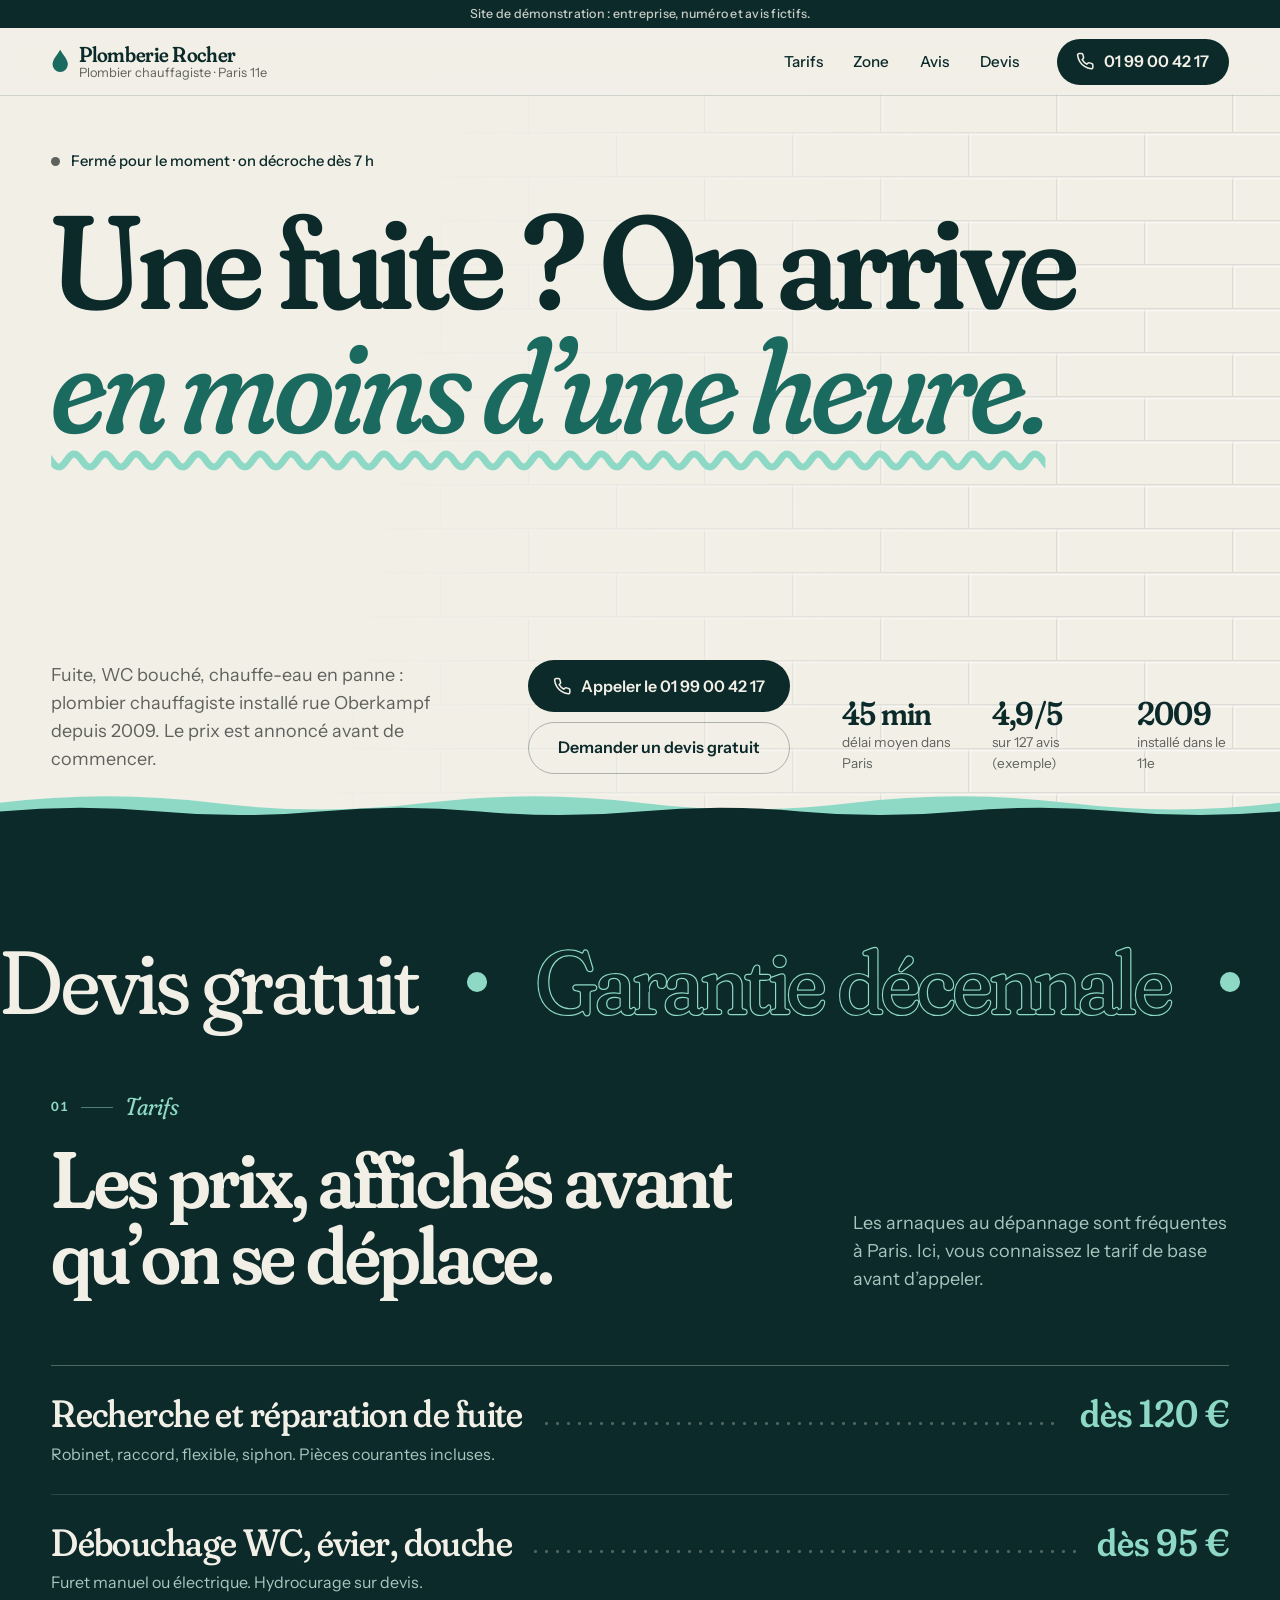
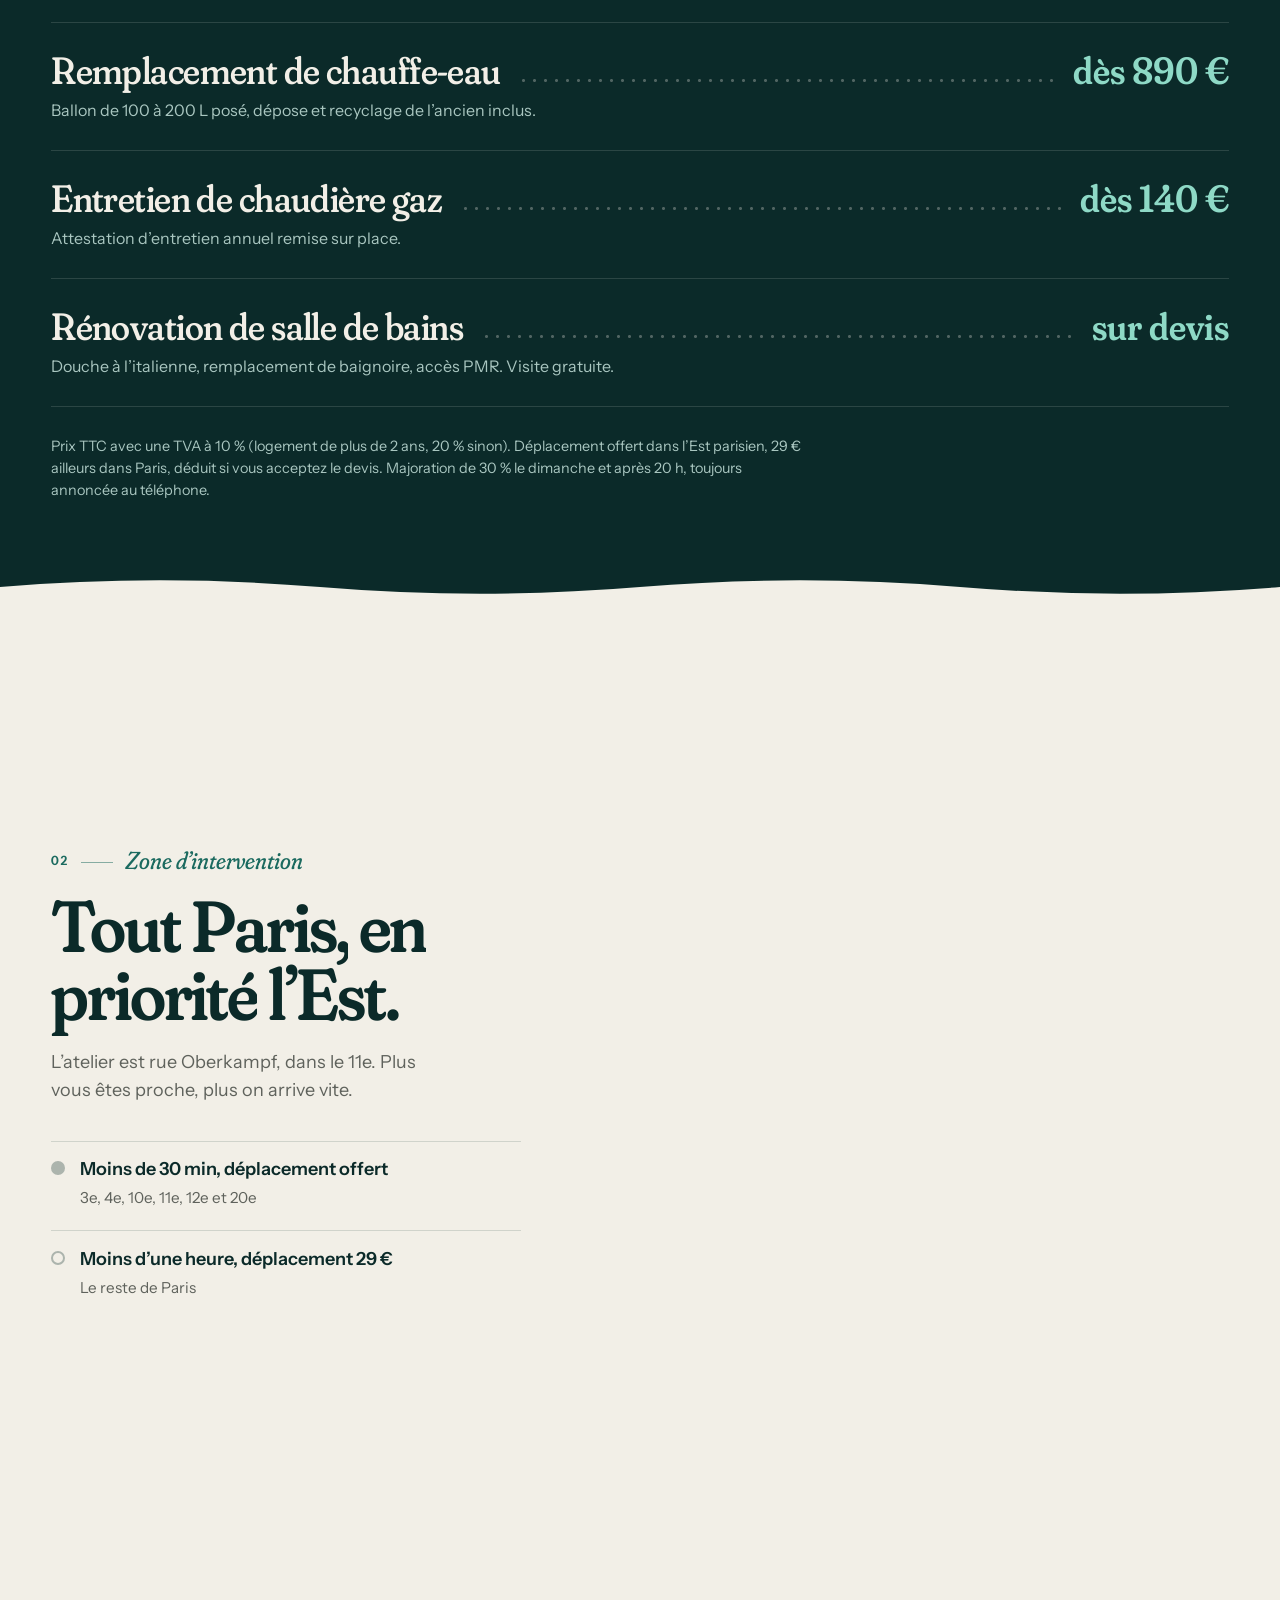
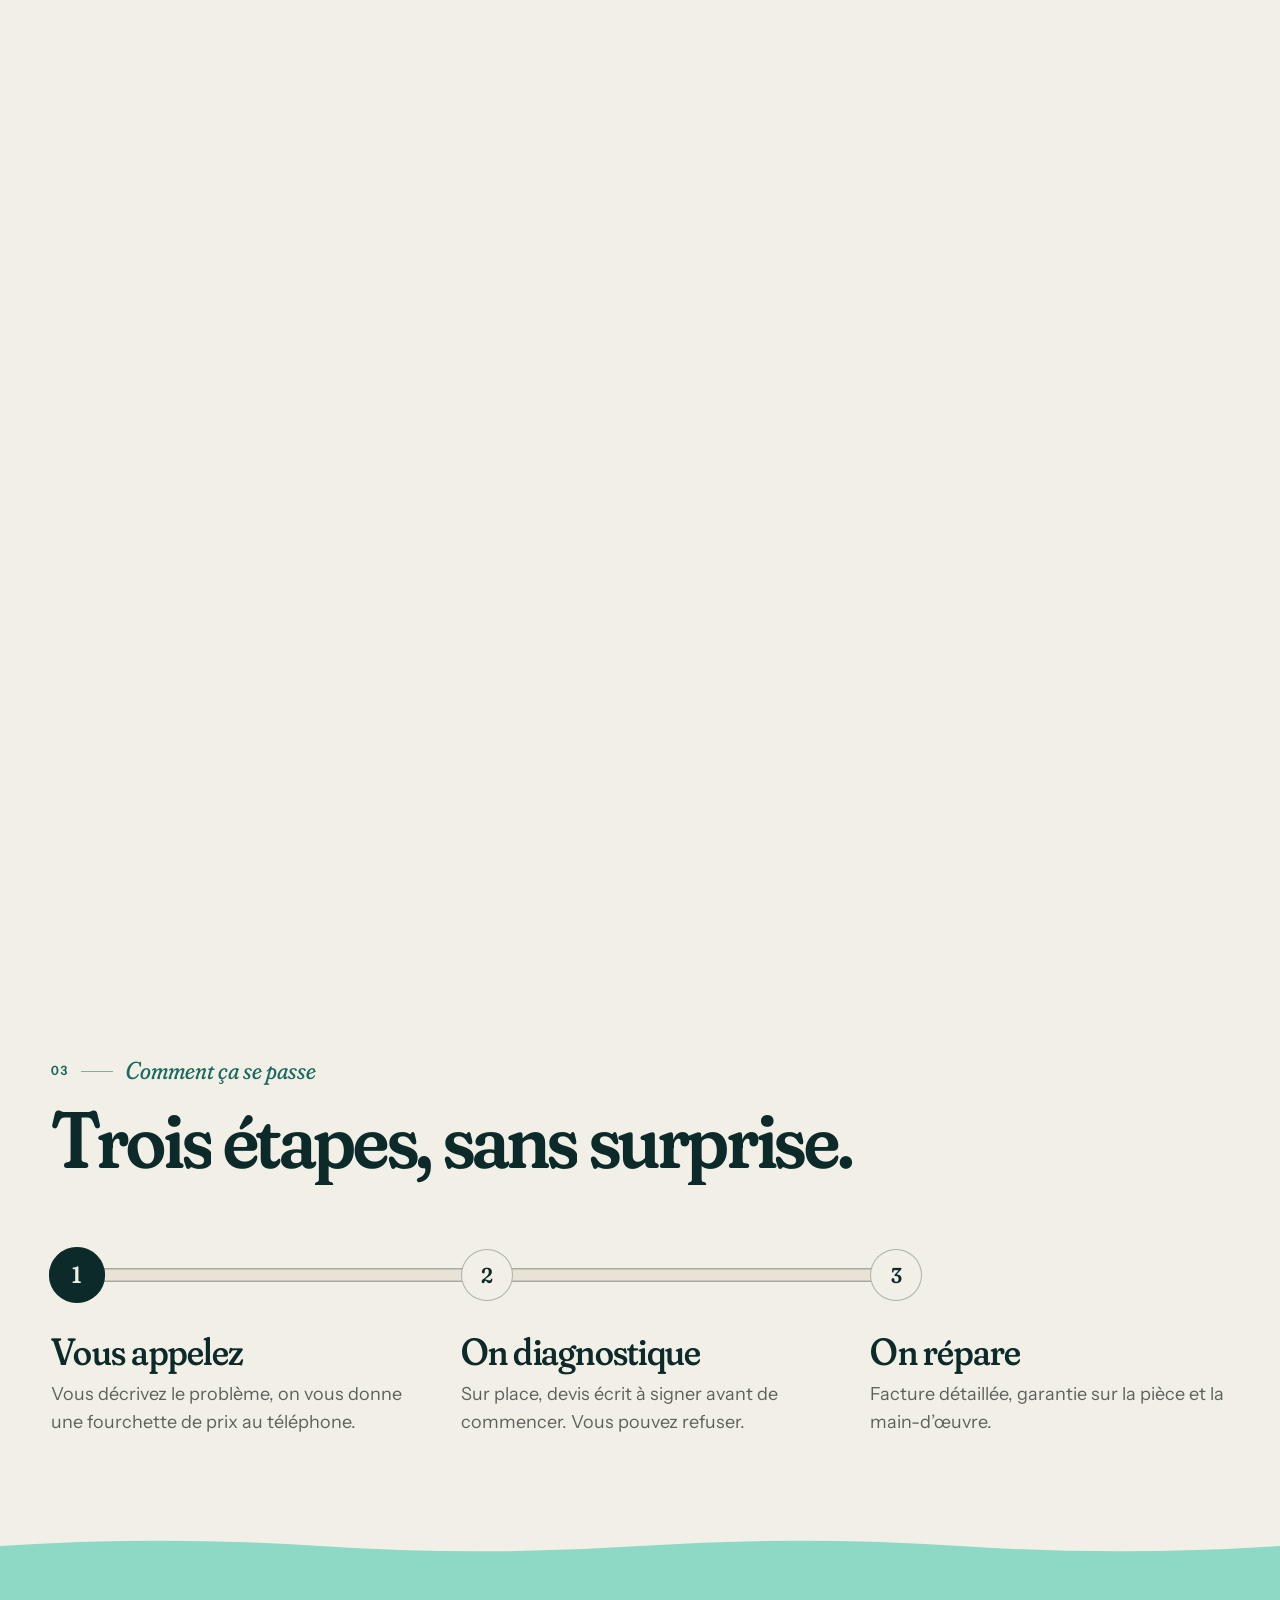
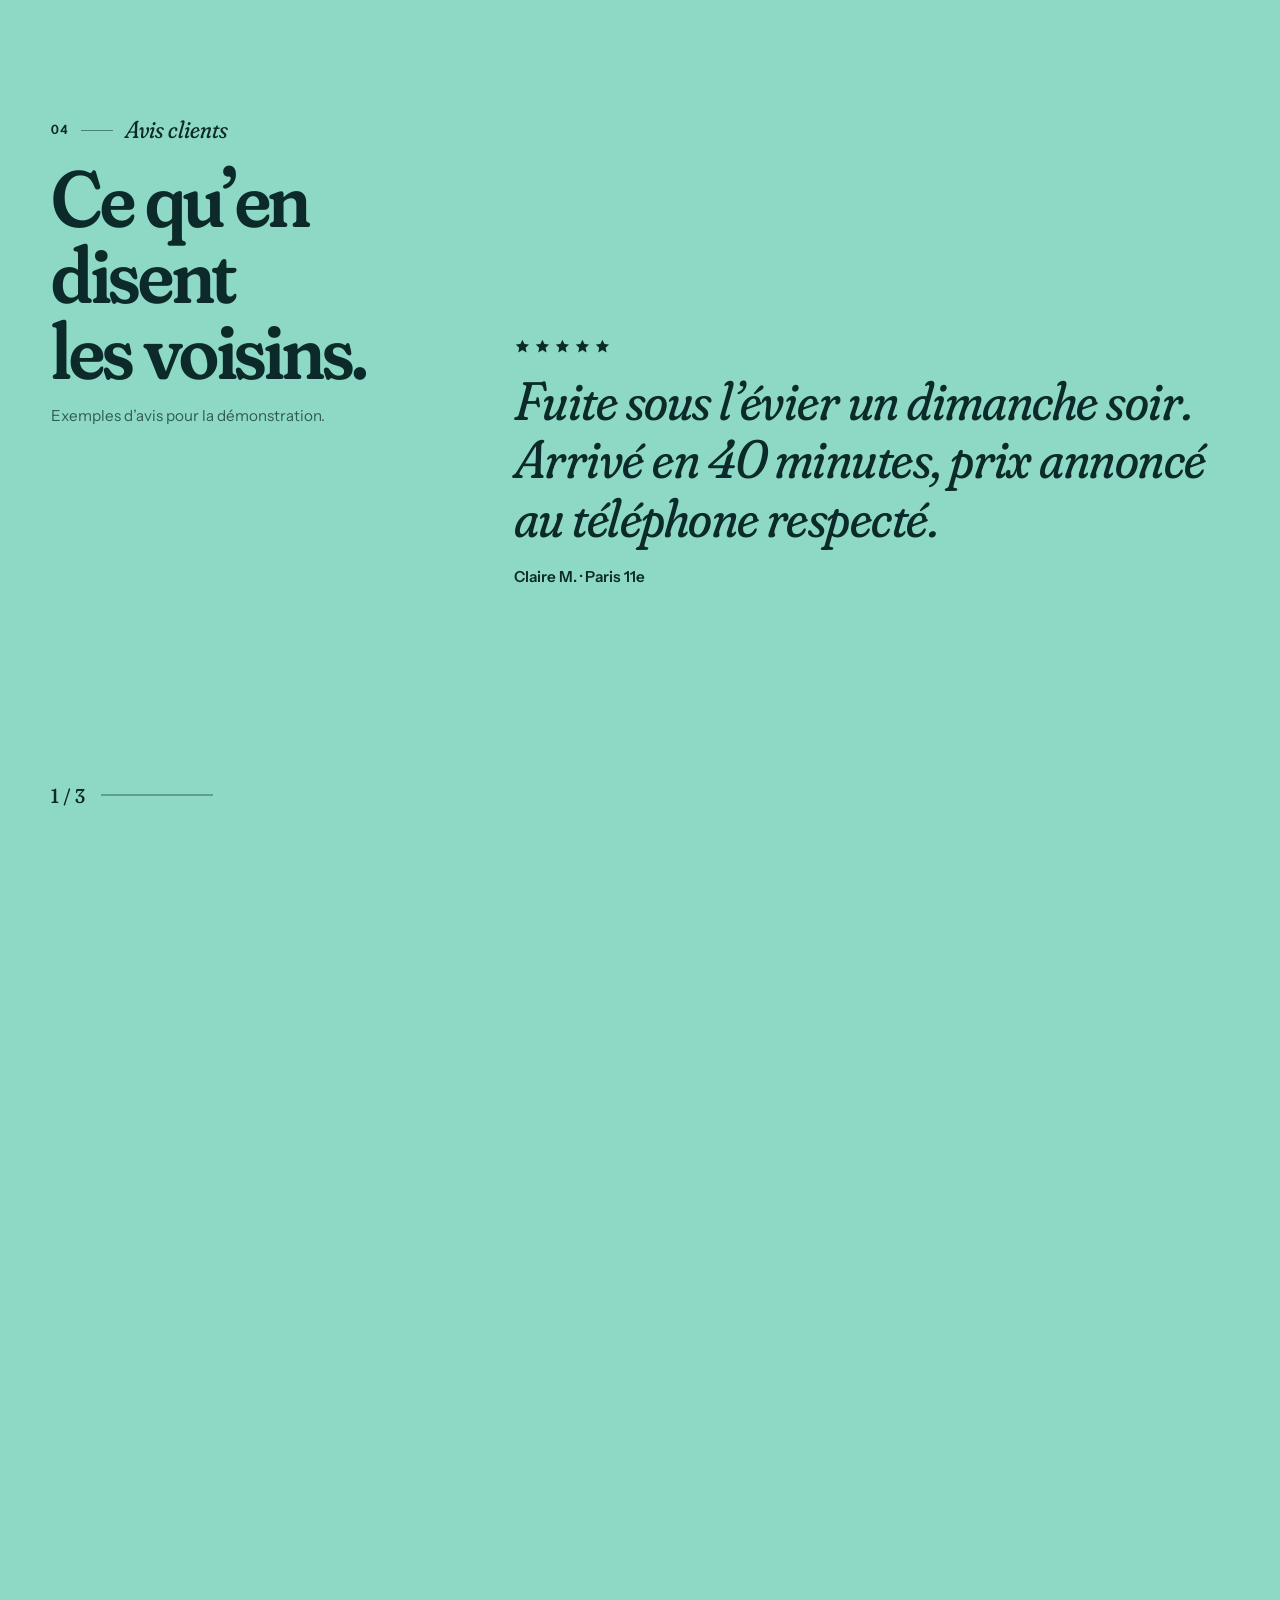
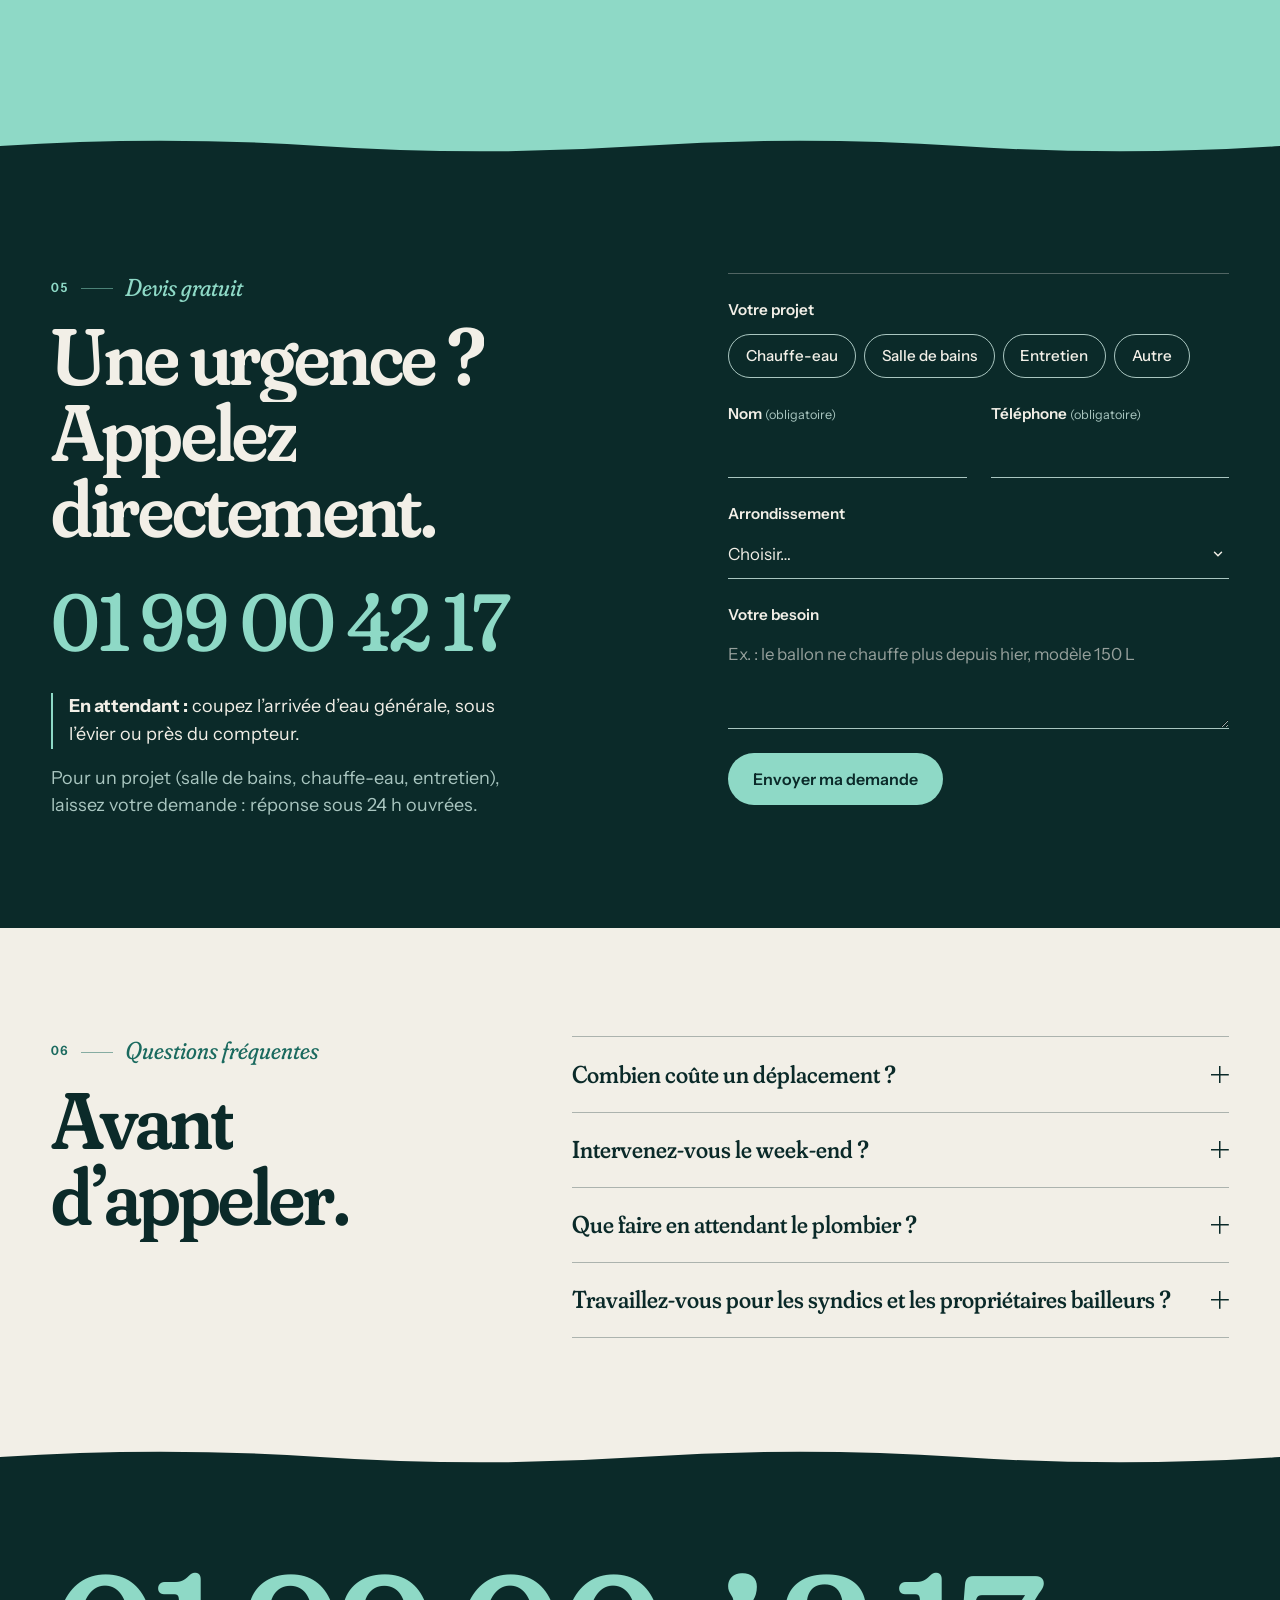
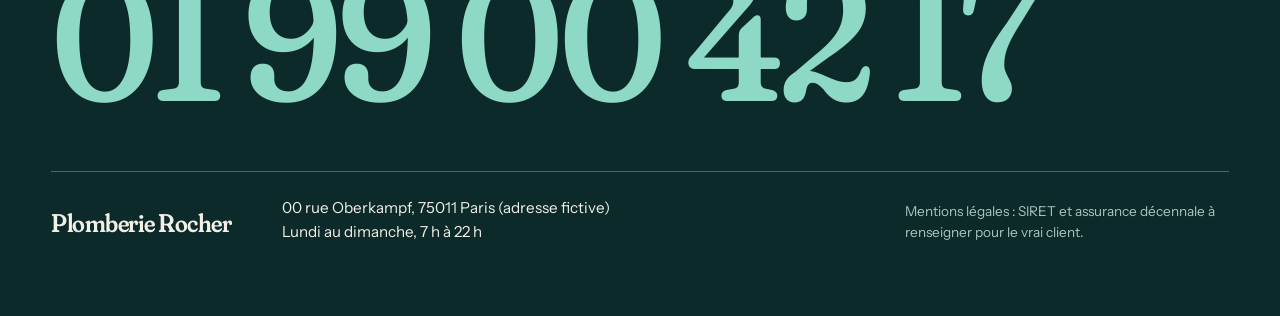
<file: demos/plombier/index.html>
<!doctype html>
<html lang="fr">
<head>
<meta charset="utf-8">
<meta name="viewport" content="width=device-width, initial-scale=1">
<title>Plomberie Rocher, plombier chauffagiste à Paris 11e (démo)</title>
<meta name="description" content="Plombier chauffagiste dans le 11e depuis 2009. Fuite, WC bouché, chauffe-eau en panne : on arrive en moins d'une heure, prix annoncé avant de commencer. Site de démonstration.">
<meta name="robots" content="noindex">
<meta name="theme-color" content="#F2EFE7">
<link rel="icon" href="img/favicon.svg" type="image/svg+xml">
<link rel="preload" href="fonts/fraunces-soft.woff2" as="font" type="font/woff2" crossorigin>
<link rel="preload" href="fonts/instrument-sans.woff2" as="font" type="font/woff2" crossorigin>
<link rel="preload" href="fonts/fraunces-soft-italic.woff2" as="font" type="font/woff2" crossorigin>
<link rel="stylesheet" href="css/tokens.css">
<link rel="stylesheet" href="css/base.css">
<link rel="stylesheet" href="css/sections.css">
<script>
  /* Sans le script (réseau coupé, bloqueur), la page s'affiche en version fixe complète */
  document.documentElement.classList.add('js');
  setTimeout(function () { if (!window.rocherReady) document.documentElement.classList.remove('js'); }, 4000);
</script>
<script src="js/main.js" defer onerror="document.documentElement.classList.remove('js')"></script>
</head>
<body>
<a class="skip" href="#contenu">Aller au contenu</a>

<!-- En-tête fixe : bandeau « démo » + barre avec le numéro toujours visible -->
<header class="top">
  <p class="banner">Site de démonstration&nbsp;: entreprise, numéro et avis fictifs.</p>
  <div class="bar">
    <a class="brand" href="#haut">
      <svg class="brand__drop" viewBox="0 0 24 32" aria-hidden="true"><path d="M12 1C8.5 7.5 2 13.6 2 20a10 10 0 0 0 20 0C22 13.6 15.5 7.5 12 1z"/></svg>
      <span class="brand__name">Plomberie Rocher</span>
      <span class="brand__sub">Plombier chauffagiste · Paris 11e</span>
    </a>
    <nav class="bar__nav" aria-label="Menu">
      <a href="#tarifs">Tarifs</a>
      <a href="#zone">Zone</a>
      <a href="#avis">Avis</a>
      <a href="#devis">Devis</a>
    </nav>
    <a class="btn btn--call bar__call" href="tel:+33199004217" aria-label="Appeler le 01 99 00 42 17">
      <svg class="ico" viewBox="0 0 24 24" fill="none" stroke="currentColor" stroke-width="2" stroke-linecap="round" stroke-linejoin="round" aria-hidden="true"><path d="M22 16.92v3a2 2 0 0 1-2.18 2 19.79 19.79 0 0 1-8.63-3.07 19.5 19.5 0 0 1-6-6 19.79 19.79 0 0 1-3.07-8.67A2 2 0 0 1 4.11 2h3a2 2 0 0 1 2 1.72 12.84 12.84 0 0 0 .7 2.81 2 2 0 0 1-.45 2.11L8.09 9.91a16 16 0 0 0 6 6l1.27-1.27a2 2 0 0 1 2.11-.45 12.84 12.84 0 0 0 2.81.7A2 2 0 0 1 22 16.92z"/></svg>
      <span class="bar__num">01 99 00 42 17</span>
    </a>
  </div>
</header>

<main id="contenu">

  <!-- 1. ACCUEIL (reste en place) puis 2. TARIFS : l'eau monte et recouvre l'accueil -->
  <div class="flood">
  <section class="hero" id="haut" aria-labelledby="titre">
    <div class="hero__in">
      <p class="live"><i aria-hidden="true"></i><span class="live__text">7j/7, de 7&nbsp;h à 22&nbsp;h</span></p>
      <h1 id="titre" class="hero__title">Une fuite&nbsp;? On arrive<br class="hero__br"> <em>en moins d’une heure.</em></h1>
      <div class="hero__foot">
        <p class="hero__lead">Fuite, WC bouché, chauffe-eau en panne&nbsp;: plombier chauffagiste installé rue Oberkampf depuis 2009. Le prix est annoncé avant de commencer.</p>
        <div class="hero__ctas">
          <a class="btn btn--call" href="tel:+33199004217">
            <svg class="ico" viewBox="0 0 24 24" fill="none" stroke="currentColor" stroke-width="2" stroke-linecap="round" stroke-linejoin="round" aria-hidden="true"><path d="M22 16.92v3a2 2 0 0 1-2.18 2 19.79 19.79 0 0 1-8.63-3.07 19.5 19.5 0 0 1-6-6 19.79 19.79 0 0 1-3.07-8.67A2 2 0 0 1 4.11 2h3a2 2 0 0 1 2 1.72 12.84 12.84 0 0 0 .7 2.81 2 2 0 0 1-.45 2.11L8.09 9.91a16 16 0 0 0 6 6l1.27-1.27a2 2 0 0 1 2.11-.45 12.84 12.84 0 0 0 2.81.7A2 2 0 0 1 22 16.92z"/></svg>
            Appeler le 01 99 00 42 17
          </a>
          <a class="btn btn--ghost" href="#devis">Demander un devis gratuit</a>
        </div>
        <ul class="facts">
          <li><b>45&nbsp;min</b><span>délai moyen dans Paris</span></li>
          <li><b>4,9/5</b><span>sur 127 avis (exemple)</span></li>
          <li><b>2009</b><span>installé dans le 11e</span></li>
        </ul>
      </div>
    </div>
  </section>

  <!-- 2. TARIFS : sous l'eau, carte façon menu de bistrot -->
  <section class="prices" id="tarifs" data-tone="dark" aria-labelledby="titre-tarifs">
    <div class="waves" aria-hidden="true">
      <svg class="wave wave--back" viewBox="0 0 2400 60" preserveAspectRatio="none"><path d="M0,32 Q100.0,18 200.0,32 T400.0,32 T600.0,32 T800.0,32 T1000.0,32 T1200.0,32 T1400.0,32 T1600.0,32 T1800.0,32 T2000.0,32 T2200.0,32 T2400.0,32 L2400,60 L0,60 Z"/></svg>
      <svg class="wave wave--front" viewBox="0 0 2400 60" preserveAspectRatio="none"><path d="M0,36 Q75.0,26 150.0,36 T300.0,36 T450.0,36 T600.0,36 T750.0,36 T900.0,36 T1050.0,36 T1200.0,36 T1350.0,36 T1500.0,36 T1650.0,36 T1800.0,36 T1950.0,36 T2100.0,36 T2250.0,36 T2400.0,36 L2400,60 L0,60 Z"/></svg>
    </div>
    <div class="marquee" aria-hidden="true">
      <div class="marquee__track">
        <span>Devis gratuit</span><span>Garantie décennale</span><span>TVA à 10&nbsp;% en rénovation</span><span>CB, chèque, virement</span>
        <span>Devis gratuit</span><span>Garantie décennale</span><span>TVA à 10&nbsp;% en rénovation</span><span>CB, chèque, virement</span>
      </div>
    </div>
    <ul class="sr-only">
      <li>Devis gratuit avant toute intervention</li>
      <li>Garantie décennale, attestation sur demande</li>
      <li>TVA à 10&nbsp;% sur la rénovation</li>
      <li>Paiement par CB, chèque ou virement</li>
    </ul>

    <div class="prices__head">
      <p class="kicker"><span class="kicker__n">01</span>Tarifs</p>
      <h2 id="titre-tarifs" class="split">Les prix, affichés avant qu’on se déplace.</h2>
      <p class="prices__intro">Les arnaques au dépannage sont fréquentes à Paris. Ici, vous connaissez le tarif de base avant d’appeler.</p>
    </div>

    <ol class="menu">
      <li class="menu__row" data-reveal>
        <h3>Recherche et réparation de fuite</h3><span class="menu__dots" aria-hidden="true"></span><p class="menu__price">dès 120&nbsp;€</p>
        <p class="menu__detail">Robinet, raccord, flexible, siphon. Pièces courantes incluses.</p>
      </li>
      <li class="menu__row" data-reveal>
        <h3>Débouchage WC, évier, douche</h3><span class="menu__dots" aria-hidden="true"></span><p class="menu__price">dès 95&nbsp;€</p>
        <p class="menu__detail">Furet manuel ou électrique. Hydrocurage sur devis.</p>
      </li>
      <li class="menu__row" data-reveal>
        <h3>Remplacement de chauffe-eau</h3><span class="menu__dots" aria-hidden="true"></span><p class="menu__price">dès 890&nbsp;€</p>
        <p class="menu__detail">Ballon de 100 à 200&nbsp;L posé, dépose et recyclage de l’ancien inclus.</p>
      </li>
      <li class="menu__row" data-reveal>
        <h3>Entretien de chaudière gaz</h3><span class="menu__dots" aria-hidden="true"></span><p class="menu__price">dès 140&nbsp;€</p>
        <p class="menu__detail">Attestation d’entretien annuel remise sur place.</p>
      </li>
      <li class="menu__row" data-reveal>
        <h3>Rénovation de salle de bains</h3><span class="menu__dots" aria-hidden="true"></span><p class="menu__price">sur devis</p>
        <p class="menu__detail">Douche à l’italienne, remplacement de baignoire, accès PMR. Visite gratuite.</p>
      </li>
    </ol>
    <p class="prices__note">Prix TTC avec une TVA à 10&nbsp;% (logement de plus de 2 ans, 20&nbsp;% sinon). Déplacement offert dans l’Est parisien, 29&nbsp;€ ailleurs dans Paris, déduit si vous acceptez le devis. Majoration de 30&nbsp;% le dimanche et après 20&nbsp;h, toujours annoncée au téléphone.</p>

    <svg class="edge" viewBox="0 0 2400 60" preserveAspectRatio="none" aria-hidden="true"><path d="M0,30 Q150.0,14 300.0,30 T600.0,30 T900.0,30 T1200.0,30 T1500.0,30 T1800.0,30 T2100.0,30 T2400.0,30 L2400,60 L0,60 Z"/></svg>
  </section>

  </div>

  <!-- 3. ZONE : une onde part de l'atelier (11e) et gagne tout Paris -->
  <section class="zone" id="zone" aria-labelledby="titre-zone">
    <div class="zone__pin">
      <div class="zone__text">
        <p class="kicker"><span class="kicker__n">02</span>Zone d’intervention</p>
        <h2 id="titre-zone" class="split">Tout Paris, en priorité l’Est.</h2>
        <p class="zone__intro">L’atelier est rue Oberkampf, dans le 11e. Plus vous êtes proche, plus on arrive vite.</p>
        <ul class="legend">
          <li class="legend__item legend__item--near"><span class="legend__dot" aria-hidden="true"></span><div><b>Moins de 30&nbsp;min, déplacement offert</b><span>3e, 4e, 10e, 11e, 12e et 20e</span></div></li>
          <li class="legend__item legend__item--far"><span class="legend__dot" aria-hidden="true"></span><div><b>Moins d’une heure, déplacement 29&nbsp;€</b><span>Le reste de Paris</span></div></li>
        </ul>
      </div>
      <figure class="map" aria-hidden="true">
        <svg class="map__svg" viewBox="0 0 739 591">
          <defs><clipPath id="paris"><path d="M146.5,169.3 C158.2,153.6 165.5,136.4 188.2,118.2 C210.9,100.0 255.6,72.9 282.7,59.9 C309.8,46.9 327.9,44.6 350.8,40.0 C373.7,35.4 397.8,33.0 420.2,32.0 C442.6,31.0 466.8,34.3 485.3,34.0 C503.8,33.7 511.8,29.0 531.0,30.0 C550.2,31.0 583.9,28.4 600.4,40.0 C616.9,51.6 614.7,77.0 629.9,99.7 C645.1,122.4 679.3,148.9 691.4,176.0 C703.5,203.1 699.5,229.0 702.4,262.2 C705.3,295.4 711.6,343.5 709.0,375.0 C706.4,406.5 695.1,428.6 687.0,451.3 C678.9,474.0 686.6,495.0 660.6,511.0 C634.6,527.0 560.3,539.2 531.0,547.5 C501.7,555.8 517.4,562.4 484.8,560.7 C452.2,559.0 374.9,546.9 335.4,537.5 C295.8,528.1 275.0,514.8 247.5,504.3 C220.0,493.8 206.1,486.1 170.6,474.5 C135.1,462.9 57.8,452.4 34.4,434.7 C11.0,417.0 21.2,397.1 30.0,368.3 C38.8,339.6 72.4,288.2 87.1,262.2 C101.8,236.2 108.0,227.9 117.9,212.4 C127.8,196.9 134.8,185.0 146.5,169.3 Z"/></clipPath></defs>
        <path class="map__outline" d="M146.5,169.3 C158.2,153.6 165.5,136.4 188.2,118.2 C210.9,100.0 255.6,72.9 282.7,59.9 C309.8,46.9 327.9,44.6 350.8,40.0 C373.7,35.4 397.8,33.0 420.2,32.0 C442.6,31.0 466.8,34.3 485.3,34.0 C503.8,33.7 511.8,29.0 531.0,30.0 C550.2,31.0 583.9,28.4 600.4,40.0 C616.9,51.6 614.7,77.0 629.9,99.7 C645.1,122.4 679.3,148.9 691.4,176.0 C703.5,203.1 699.5,229.0 702.4,262.2 C705.3,295.4 711.6,343.5 709.0,375.0 C706.4,406.5 695.1,428.6 687.0,451.3 C678.9,474.0 686.6,495.0 660.6,511.0 C634.6,527.0 560.3,539.2 531.0,547.5 C501.7,555.8 517.4,562.4 484.8,560.7 C452.2,559.0 374.9,546.9 335.4,537.5 C295.8,528.1 275.0,514.8 247.5,504.3 C220.0,493.8 206.1,486.1 170.6,474.5 C135.1,462.9 57.8,452.4 34.4,434.7 C11.0,417.0 21.2,397.1 30.0,368.3 C38.8,339.6 72.4,288.2 87.1,262.2 C101.8,236.2 108.0,227.9 117.9,212.4 C127.8,196.9 134.8,185.0 146.5,169.3 Z" pathLength="1"/>
          <path class="map__seine" clip-path="url(#paris)" d="M632.1,520.9 C628.4,517.0 621.1,512.6 610.1,497.7 C599.1,482.8 581.9,450.2 566.1,431.4 C550.4,412.6 531.0,398.2 515.6,384.9 C500.2,371.6 487.4,360.6 473.8,351.8 C460.2,343.0 445.7,339.3 434.3,331.9 C422.9,324.5 413.4,312.8 405.7,307.3 C398.0,301.8 404.3,306.0 388.2,298.7 C372.1,291.4 326.7,269.8 309.1,263.5 C291.5,257.2 295.5,260.7 282.7,260.9 C269.9,261.1 247.5,259.7 232.1,264.9 C216.7,270.1 202.8,282.1 190.4,292.1 C178.0,302.2 166.9,315.2 157.4,325.2 C147.9,335.1 140.6,342.6 133.3,351.8 C126.0,361.0 120.5,368.2 113.5,380.3 C106.5,392.4 101.0,409.0 91.5,424.7 C82.0,440.4 62.2,466.2 56.4,474.5" pathLength="1"/>
          <circle class="map__ring map__ring--far" clip-path="url(#paris)" cx="574.9" cy="294.7" r="590"/>
          <circle class="map__ring map__ring--near" clip-path="url(#paris)" cx="574.9" cy="294.7" r="153"/>
          <g class="map__arr is-far" data-d="3.22" transform="translate(383.3 272.1)"><circle class="map__dot"/><text dy=".36em">1er</text></g>
          <g class="map__arr is-far" data-d="2.91" transform="translate(411.4 233.7)"><circle class="map__dot"/><text dy=".36em">2e</text></g>
          <g class="map__arr is-near" data-d="1.53" transform="translate(487.0 268.8)"><circle class="map__dot"/><text dy=".36em">3e</text></g>
          <g class="map__arr is-near" data-d="1.72" transform="translate(476.5 326.5)"><circle class="map__dot"/><text dy=".36em">4e</text></g>
          <g class="map__arr is-far" data-d="2.69" transform="translate(446.2 392.2)"><circle class="map__dot"/><text dy=".36em">5e</text></g>
          <g class="map__arr is-far" data-d="3.62" transform="translate(367.9 361.0)"><circle class="map__dot"/><text dy=".36em">6e</text></g>
          <g class="map__arr is-far" data-d="4.98" transform="translate(277.0 313.9)"><circle class="map__dot"/><text dy=".36em">7e</text></g>
          <g class="map__arr is-far" data-d="5.17" transform="translate(278.3 204.5)"><circle class="map__dot"/><text dy=".36em">8e</text></g>
          <g class="map__arr is-far" data-d="3.69" transform="translate(388.2 175.3)"><circle class="map__dot"/><text dy=".36em">9e</text></g>
          <g class="map__arr is-near" data-d="2.36" transform="translate(490.1 181.3)"><circle class="map__dot"/><text dy=".36em">10e</text></g>
          <g class="map__arr map__arr--home is-near" data-d="0.0" transform="translate(574.9 294.7)"><circle class="map__pulse"/><circle class="map__dot"/><text dy=".36em">11e</text></g>
          <g class="map__arr is-near" data-d="2.19" transform="translate(610.1 421.4)"><circle class="map__dot"/><text dy=".36em">12e</text></g>
          <g class="map__arr is-far" data-d="3.64" transform="translate(497.1 499.0)"><circle class="map__dot"/><text dy=".36em">13e</text></g>
          <g class="map__arr is-far" data-d="5.12" transform="translate(340.3 493.1)"><circle class="map__dot"/><text dy=".36em">14e</text></g>
          <g class="map__arr is-far" data-d="6.72" transform="translate(191.7 420.8)"><circle class="map__dot"/><text dy=".36em">15e</text></g>
          <g class="map__arr is-far" data-d="8.06" transform="translate(91.5 288.7)"><circle class="map__dot"/><text dy=".36em">16e</text></g>
          <g class="map__arr is-far" data-d="6.21" transform="translate(252.8 107.6)"><circle class="map__dot"/><text dy=".36em">17e</text></g>
          <g class="map__arr is-far" data-d="4.36" transform="translate(436.1 73.1)"><circle class="map__dot"/><text dy=".36em">18e</text></g>
          <g class="map__arr is-far" data-d="3.12" transform="translate(596.0 108.9)"><circle class="map__dot"/><text dy=".36em">19e</text></g>
          <g class="map__arr is-near" data-d="1.62" transform="translate(667.6 266.2)"><circle class="map__dot"/><text dy=".36em">20e</text></g>
        </svg>
      </figure>
    </div>
  </section>

  <!-- 4. DÉROULÉ : le tuyau se remplit d'une étape à l'autre -->
  <section class="steps" aria-labelledby="titre-etapes">
    <div class="steps__head">
      <p class="kicker"><span class="kicker__n">03</span>Comment ça se passe</p>
      <h2 id="titre-etapes" class="split">Trois étapes, sans surprise.</h2>
    </div>
    <div class="steps__body">
      <div class="pipe" aria-hidden="true"><span class="pipe__water"></span></div>
      <ol class="steps__list">
        <li class="step"><span class="step__node" aria-hidden="true">1</span><h3>Vous appelez</h3><p>Vous décrivez le problème, on vous donne une fourchette de prix au téléphone.</p></li>
        <li class="step"><span class="step__node" aria-hidden="true">2</span><h3>On diagnostique</h3><p>Sur place, devis écrit à signer avant de commencer. Vous pouvez refuser.</p></li>
        <li class="step"><span class="step__node" aria-hidden="true">3</span><h3>On répare</h3><p>Facture détaillée, garantie sur la pièce et la main-d’œuvre.</p></li>
      </ol>
    </div>
  </section>

  <!-- 5. AVIS : un avis à la fois, sur fond eau -->
  <section class="reviews" id="avis" data-tone="eau" aria-labelledby="titre-avis">
    <div class="crest" aria-hidden="true"><svg viewBox="0 0 2400 60" preserveAspectRatio="none"><path d="M0,30 Q150.0,14 300.0,30 T600.0,30 T900.0,30 T1200.0,30 T1500.0,30 T1800.0,30 T2100.0,30 T2400.0,30 L2400,60 L0,60 Z"/></svg></div>
    <div class="reviews__pin">
      <div class="reviews__head">
        <p class="kicker"><span class="kicker__n">04</span>Avis clients</p>
        <h2 id="titre-avis">Ce qu’en disent les voisins.</h2>
        <p class="reviews__note">Exemples d’avis pour la démonstration.</p>
      </div>
      <div class="reviews__stage">
        <figure class="review">
          <p class="review__stars"><span aria-hidden="true"><svg viewBox="0 0 24 24"><path d="M12 2.5l2.9 6.1 6.6.8-4.9 4.6 1.3 6.6L12 17.3l-5.9 3.3 1.3-6.6L2.5 9.4l6.6-.8z"/></svg><svg viewBox="0 0 24 24"><path d="M12 2.5l2.9 6.1 6.6.8-4.9 4.6 1.3 6.6L12 17.3l-5.9 3.3 1.3-6.6L2.5 9.4l6.6-.8z"/></svg><svg viewBox="0 0 24 24"><path d="M12 2.5l2.9 6.1 6.6.8-4.9 4.6 1.3 6.6L12 17.3l-5.9 3.3 1.3-6.6L2.5 9.4l6.6-.8z"/></svg><svg viewBox="0 0 24 24"><path d="M12 2.5l2.9 6.1 6.6.8-4.9 4.6 1.3 6.6L12 17.3l-5.9 3.3 1.3-6.6L2.5 9.4l6.6-.8z"/></svg><svg viewBox="0 0 24 24"><path d="M12 2.5l2.9 6.1 6.6.8-4.9 4.6 1.3 6.6L12 17.3l-5.9 3.3 1.3-6.6L2.5 9.4l6.6-.8z"/></svg></span><span class="sr-only">5 étoiles sur 5</span></p>
          <blockquote><p>Fuite sous l’évier un dimanche soir. Arrivé en 40 minutes, prix annoncé au téléphone respecté.</p></blockquote>
          <figcaption>Claire M. · Paris 11e</figcaption>
        </figure>
        <figure class="review">
          <p class="review__stars"><span aria-hidden="true"><svg viewBox="0 0 24 24"><path d="M12 2.5l2.9 6.1 6.6.8-4.9 4.6 1.3 6.6L12 17.3l-5.9 3.3 1.3-6.6L2.5 9.4l6.6-.8z"/></svg><svg viewBox="0 0 24 24"><path d="M12 2.5l2.9 6.1 6.6.8-4.9 4.6 1.3 6.6L12 17.3l-5.9 3.3 1.3-6.6L2.5 9.4l6.6-.8z"/></svg><svg viewBox="0 0 24 24"><path d="M12 2.5l2.9 6.1 6.6.8-4.9 4.6 1.3 6.6L12 17.3l-5.9 3.3 1.3-6.6L2.5 9.4l6.6-.8z"/></svg><svg viewBox="0 0 24 24"><path d="M12 2.5l2.9 6.1 6.6.8-4.9 4.6 1.3 6.6L12 17.3l-5.9 3.3 1.3-6.6L2.5 9.4l6.6-.8z"/></svg><svg viewBox="0 0 24 24"><path d="M12 2.5l2.9 6.1 6.6.8-4.9 4.6 1.3 6.6L12 17.3l-5.9 3.3 1.3-6.6L2.5 9.4l6.6-.8z"/></svg></span><span class="sr-only">5 étoiles sur 5</span></p>
          <blockquote><p>Chauffe-eau changé dans la journée. Propre, ponctuel, il a même repris l’ancien ballon.</p></blockquote>
          <figcaption>Karim B. · Paris 20e</figcaption>
        </figure>
        <figure class="review">
          <p class="review__stars"><span aria-hidden="true"><svg viewBox="0 0 24 24"><path d="M12 2.5l2.9 6.1 6.6.8-4.9 4.6 1.3 6.6L12 17.3l-5.9 3.3 1.3-6.6L2.5 9.4l6.6-.8z"/></svg><svg viewBox="0 0 24 24"><path d="M12 2.5l2.9 6.1 6.6.8-4.9 4.6 1.3 6.6L12 17.3l-5.9 3.3 1.3-6.6L2.5 9.4l6.6-.8z"/></svg><svg viewBox="0 0 24 24"><path d="M12 2.5l2.9 6.1 6.6.8-4.9 4.6 1.3 6.6L12 17.3l-5.9 3.3 1.3-6.6L2.5 9.4l6.6-.8z"/></svg><svg viewBox="0 0 24 24"><path d="M12 2.5l2.9 6.1 6.6.8-4.9 4.6 1.3 6.6L12 17.3l-5.9 3.3 1.3-6.6L2.5 9.4l6.6-.8z"/></svg><svg class="is-empty" viewBox="0 0 24 24"><path d="M12 2.5l2.9 6.1 6.6.8-4.9 4.6 1.3 6.6L12 17.3l-5.9 3.3 1.3-6.6L2.5 9.4l6.6-.8z"/></svg></span><span class="sr-only">4 étoiles sur 5</span></p>
          <blockquote><p>Bon travail sur la salle de bains, devis clair. Un jour de retard sur le chantier, mais il m’avait prévenue.</p></blockquote>
          <figcaption>Hélène D. · Paris 12e</figcaption>
        </figure>
      </div>
      <p class="reviews__count" aria-hidden="true"><span><span class="reviews__now">1</span>&nbsp;/&nbsp;3</span><span class="reviews__bar"><i></i></span></p>
    </div>
  </section>

  <!-- 6. URGENCE ET DEVIS -->
  <section class="quote" id="devis" data-tone="dark" aria-labelledby="titre-devis">
    <div class="crest" aria-hidden="true"><svg viewBox="0 0 2400 60" preserveAspectRatio="none"><path d="M0,30 Q150.0,14 300.0,30 T600.0,30 T900.0,30 T1200.0,30 T1500.0,30 T1800.0,30 T2100.0,30 T2400.0,30 L2400,60 L0,60 Z"/></svg></div>
    <div class="quote__call">
      <p class="kicker"><span class="kicker__n">05</span>Devis gratuit</p>
      <h2 id="titre-devis" class="split">Une urgence&nbsp;? Appelez directement.</h2>
      <a class="quote__phone" href="tel:+33199004217" aria-label="Appeler le 01 99 00 42 17"><span data-typed>01 99 00 42 17</span></a>
      <p class="quote__tip"><b>En attendant&nbsp;:</b> coupez l’arrivée d’eau générale, sous l’évier ou près du compteur.</p>
      <p class="quote__text">Pour un projet (salle de bains, chauffe-eau, entretien), laissez votre demande&nbsp;: réponse sous 24&nbsp;h ouvrées.</p>
    </div>
    <form class="form" id="formulaire" novalidate>
      <fieldset class="chips">
        <legend>Votre projet</legend>
        <label><input type="radio" name="type" value="Chauffe-eau" required><span>Chauffe-eau</span></label>
        <label><input type="radio" name="type" value="Salle de bains"><span>Salle de bains</span></label>
        <label><input type="radio" name="type" value="Entretien"><span>Entretien</span></label>
        <label><input type="radio" name="type" value="Autre"><span>Autre</span></label>
      </fieldset>
      <div class="form__row">
        <label class="field"><span>Nom <small>(obligatoire)</small></span><input name="nom" autocomplete="name" required></label>
        <label class="field"><span>Téléphone <small>(obligatoire)</small></span><input name="tel" type="tel" autocomplete="tel" inputmode="tel" required></label>
      </div>
      <label class="field"><span>Arrondissement</span>
        <select name="arr" required>
          <option value="" disabled selected>Choisir…</option><option>1er</option><option>2e</option><option>3e</option><option>4e</option><option>5e</option><option>6e</option><option>7e</option><option>8e</option><option>9e</option><option>10e</option><option>11e</option><option>12e</option><option>13e</option><option>14e</option><option>15e</option><option>16e</option><option>17e</option><option>18e</option><option>19e</option><option>20e</option><option>Hors Paris</option>
        </select>
      </label>
      <label class="field"><span>Votre besoin</span><textarea name="msg" rows="3" placeholder="Ex. : le ballon ne chauffe plus depuis hier, modèle 150 L"></textarea></label>
      <button class="btn btn--call form__send" type="submit">Envoyer ma demande</button>
      <p class="form__sent" role="status" hidden>Démonstration&nbsp;: sur le vrai site, la demande arrive par e-mail ou SMS à l’artisan.</p>
    </form>
  </section>

  <!-- 7. QUESTIONS -->
  <section class="faq" aria-labelledby="titre-faq">
    <div class="faq__head">
      <p class="kicker"><span class="kicker__n">06</span>Questions fréquentes</p>
      <h2 id="titre-faq" class="split">Avant d’appeler.</h2>
    </div>
    <div class="faq__list">
      <details><summary>Combien coûte un déplacement&nbsp;?</summary><div class="faq__a"><p>Il est offert dans les 3e, 4e, 10e, 11e, 12e et 20e arrondissements, et coûte 29&nbsp;€ ailleurs dans Paris. Il est déduit si vous acceptez le devis.</p></div></details>
      <details><summary>Intervenez-vous le week-end&nbsp;?</summary><div class="faq__a"><p>Oui, 7j/7 de 7&nbsp;h à 22&nbsp;h. Une majoration de 30&nbsp;% s’applique le dimanche et après 20&nbsp;h, toujours annoncée avant.</p></div></details>
      <details><summary>Que faire en attendant le plombier&nbsp;?</summary><div class="faq__a"><p>Coupez l’arrivée d’eau générale, souvent sous l’évier ou près du compteur. S’il y a de l’eau près des prises, coupez aussi l’électricité au tableau.</p></div></details>
      <details><summary>Travaillez-vous pour les syndics et les propriétaires bailleurs&nbsp;?</summary><div class="faq__a"><p>Oui. La facture est établie au nom du syndic ou du propriétaire, avec un rapport photo pour les dégâts des eaux.</p></div></details>
    </div>
  </section>
</main>

<footer class="foot" data-tone="dark">
  <div class="crest" aria-hidden="true"><svg viewBox="0 0 2400 60" preserveAspectRatio="none"><path d="M0,30 Q150.0,14 300.0,30 T600.0,30 T900.0,30 T1200.0,30 T1500.0,30 T1800.0,30 T2100.0,30 T2400.0,30 L2400,60 L0,60 Z"/></svg></div>
  <a class="foot__phone" href="tel:+33199004217" aria-label="Appeler le 01 99 00 42 17">01 99 00 42 17</a>
  <div class="foot__info">
    <p class="foot__name">Plomberie Rocher</p>
    <p>00 rue Oberkampf, 75011 Paris (adresse fictive)<br>Lundi au dimanche, 7&nbsp;h à 22&nbsp;h</p>
    <p class="foot__legal">Mentions légales&nbsp;: SIRET et assurance décennale à renseigner pour le vrai client.</p>
  </div>
</footer>

<!-- Démo : les boutons d'appel n'appellent personne -->
<p class="toast" role="status" aria-live="polite" hidden>Démonstration&nbsp;: sur le vrai site, ce bouton appelle directement l’artisan.</p>

<!-- Mobile : appel et devis toujours à portée de pouce -->
<nav class="callbar" data-tone="dark" aria-label="Contact rapide">
  <a class="btn btn--call" href="tel:+33199004217">
    <svg class="ico" viewBox="0 0 24 24" fill="none" stroke="currentColor" stroke-width="2" stroke-linecap="round" stroke-linejoin="round" aria-hidden="true"><path d="M22 16.92v3a2 2 0 0 1-2.18 2 19.79 19.79 0 0 1-8.63-3.07 19.5 19.5 0 0 1-6-6 19.79 19.79 0 0 1-3.07-8.67A2 2 0 0 1 4.11 2h3a2 2 0 0 1 2 1.72 12.84 12.84 0 0 0 .7 2.81 2 2 0 0 1-.45 2.11L8.09 9.91a16 16 0 0 0 6 6l1.27-1.27a2 2 0 0 1 2.11-.45 12.84 12.84 0 0 0 2.81.7A2 2 0 0 1 22 16.92z"/></svg>
    Appeler
  </a>
  <a class="btn btn--ghost" href="#devis">Devis</a>
</nav>
</body>
</html>
</file>
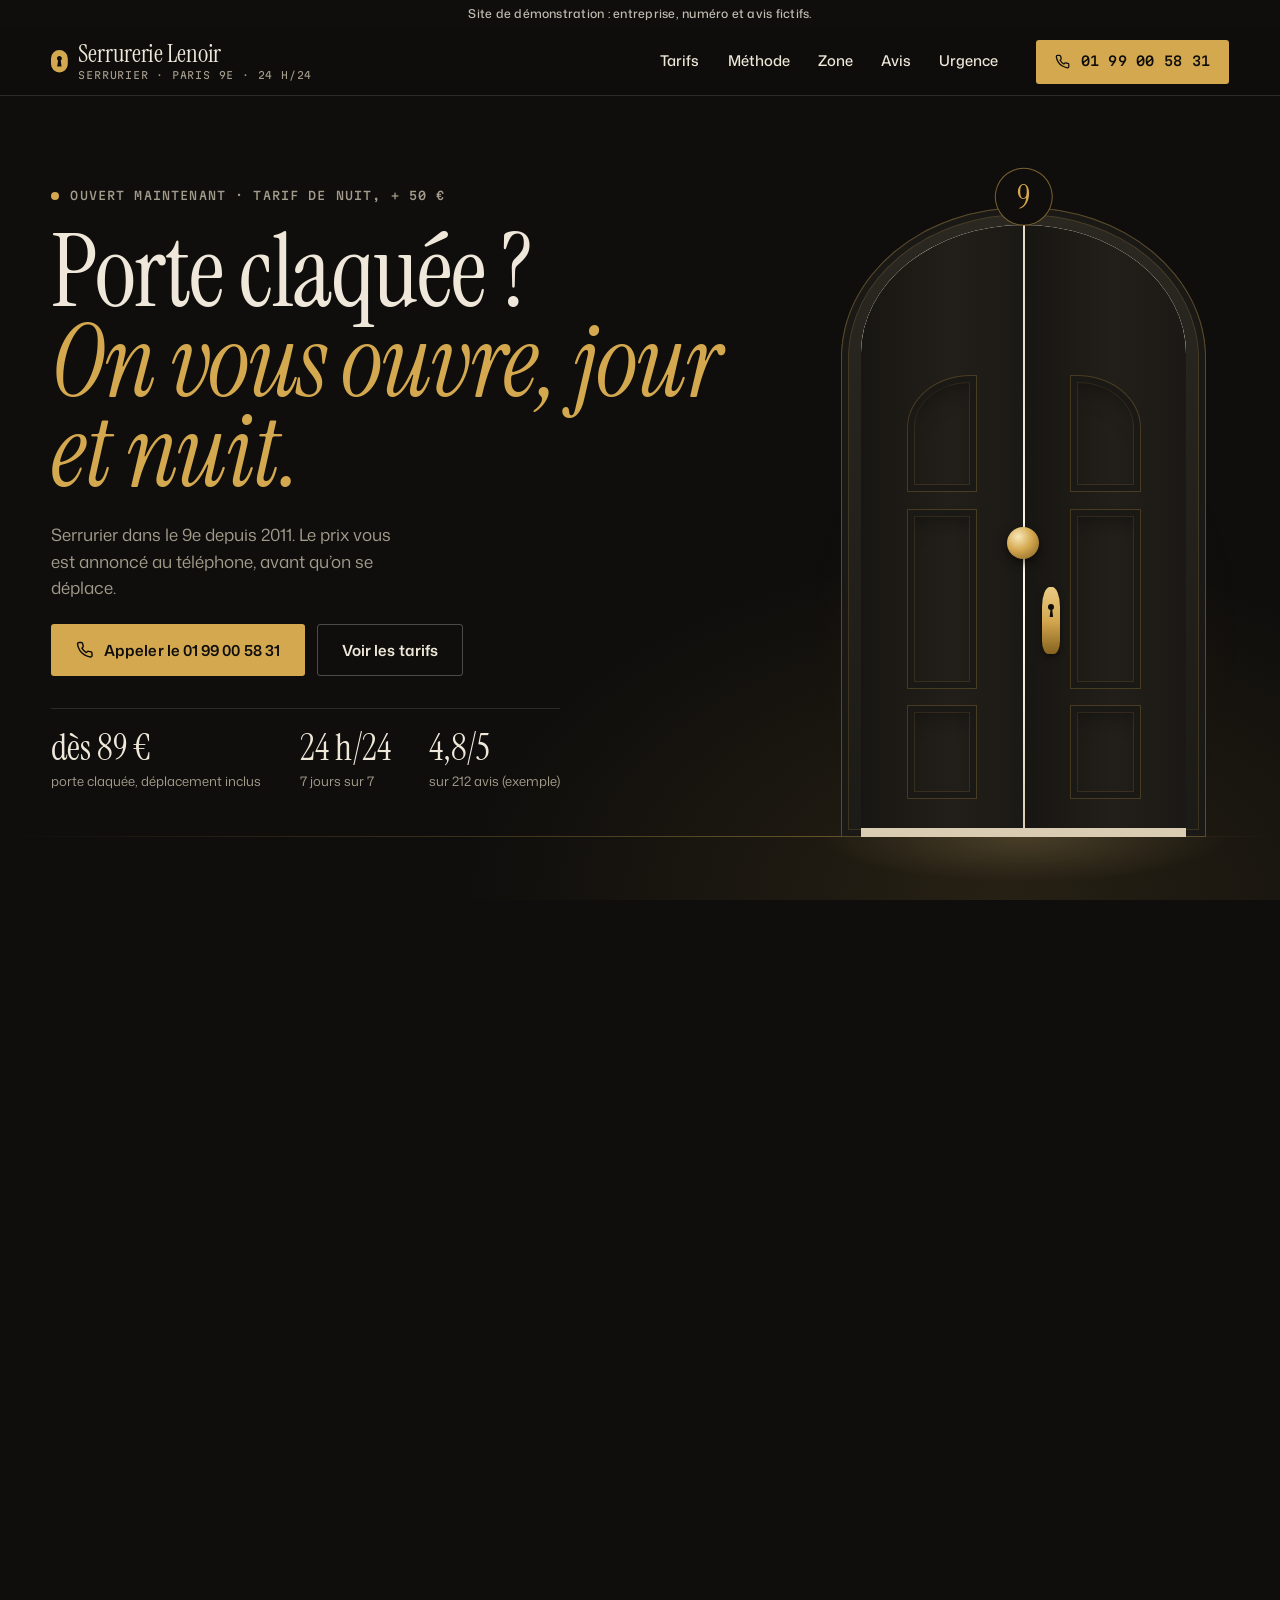
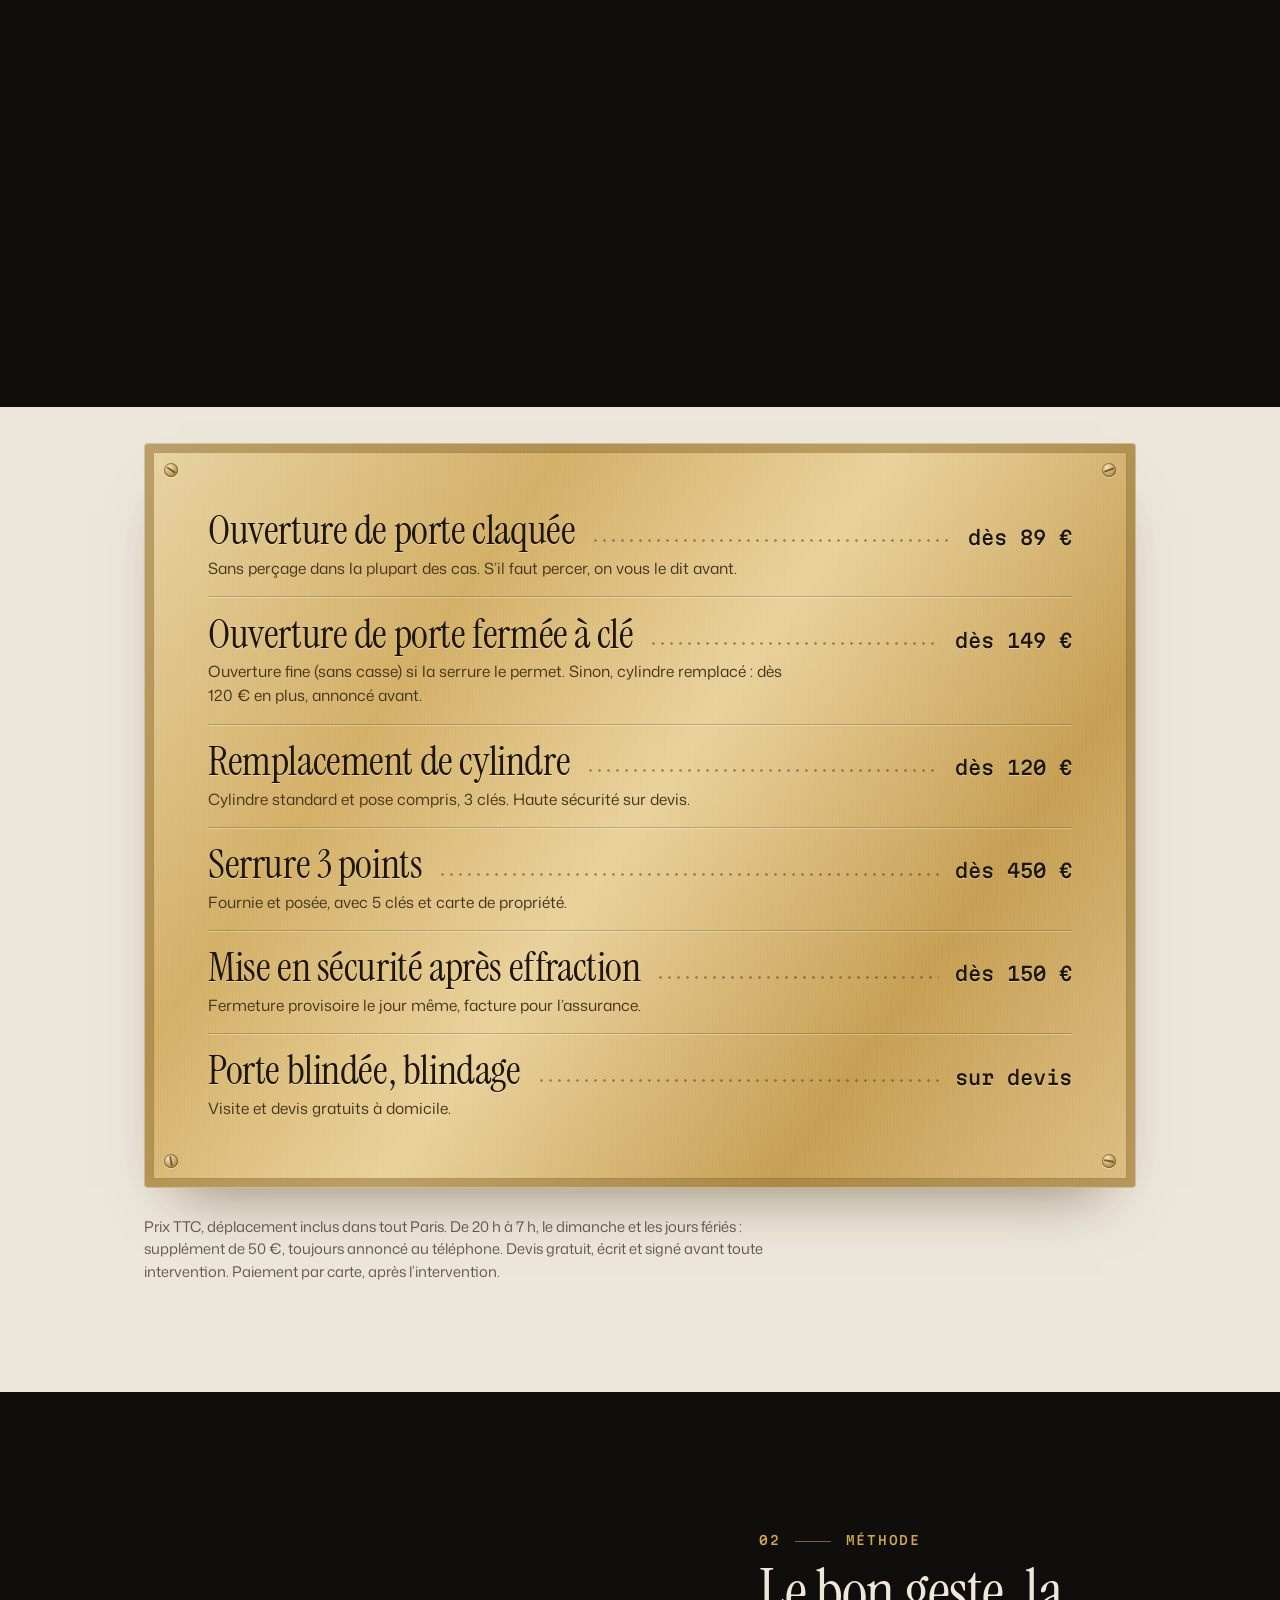
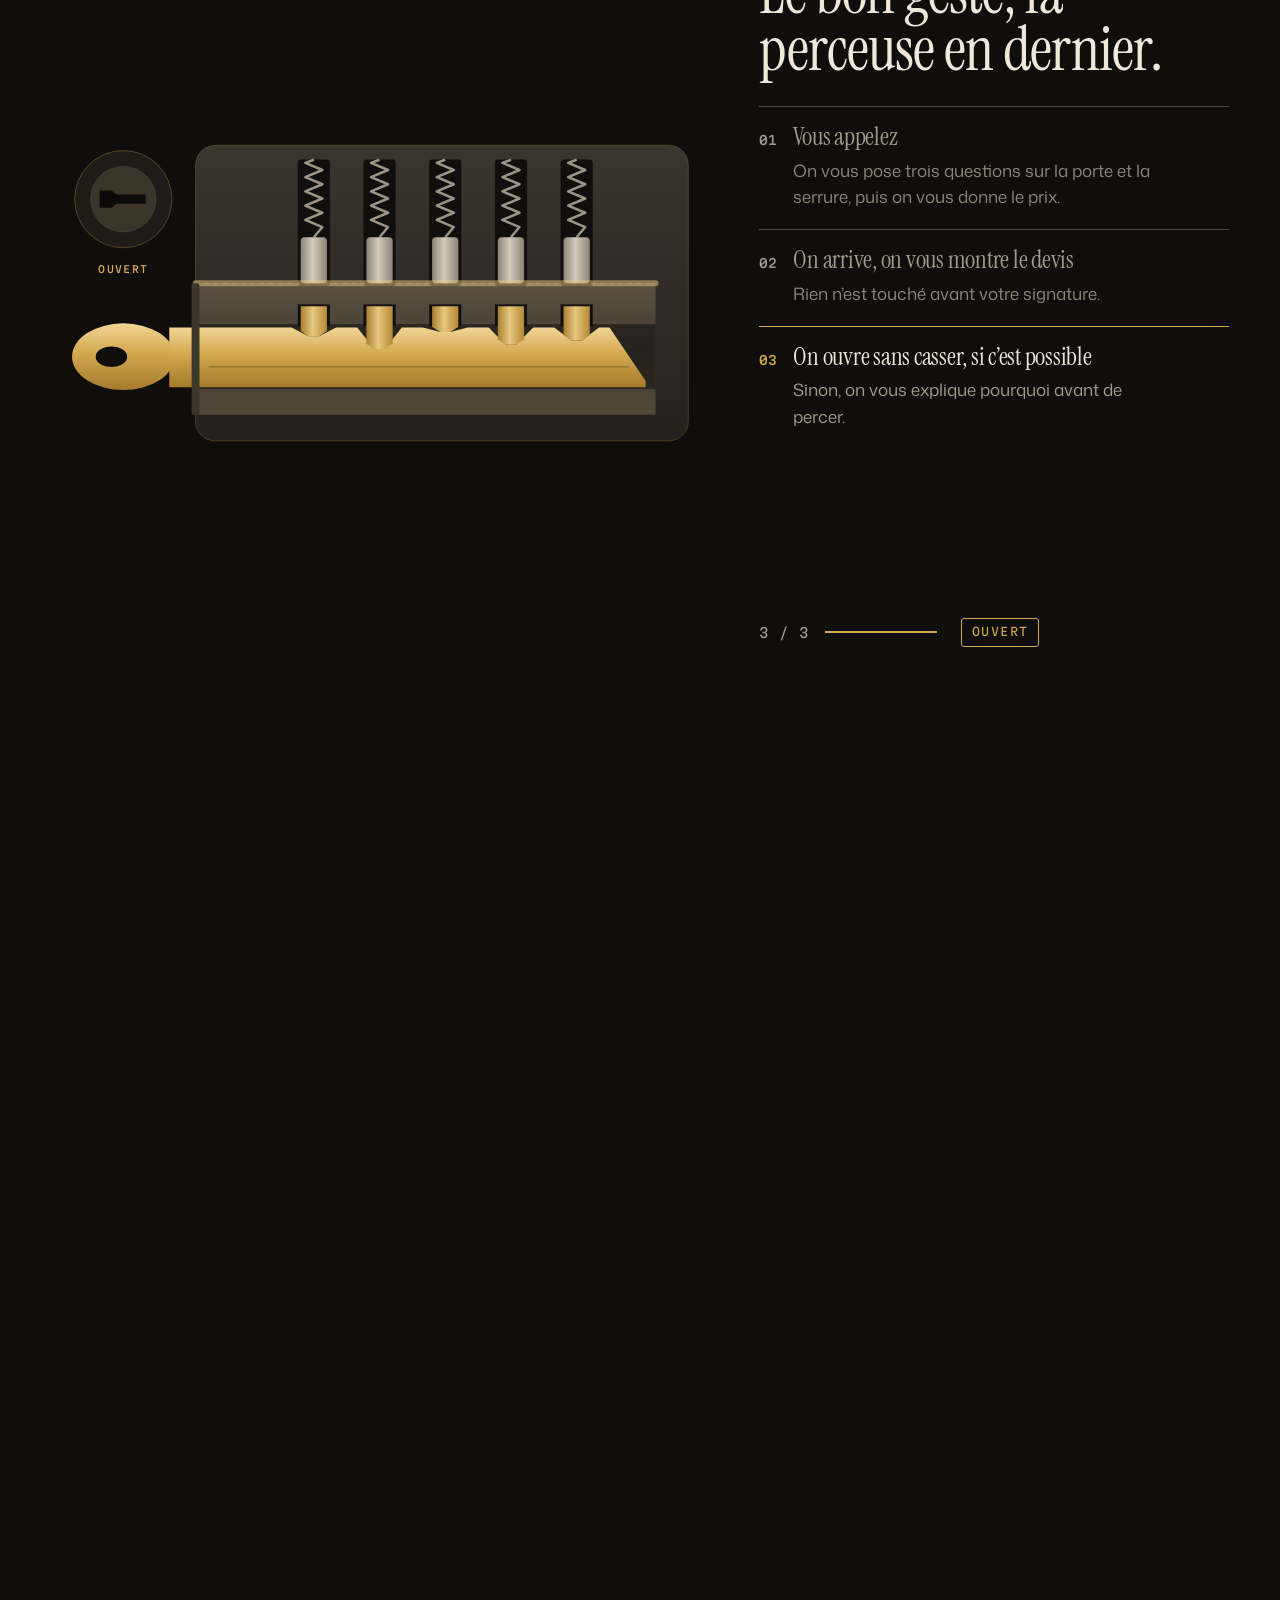
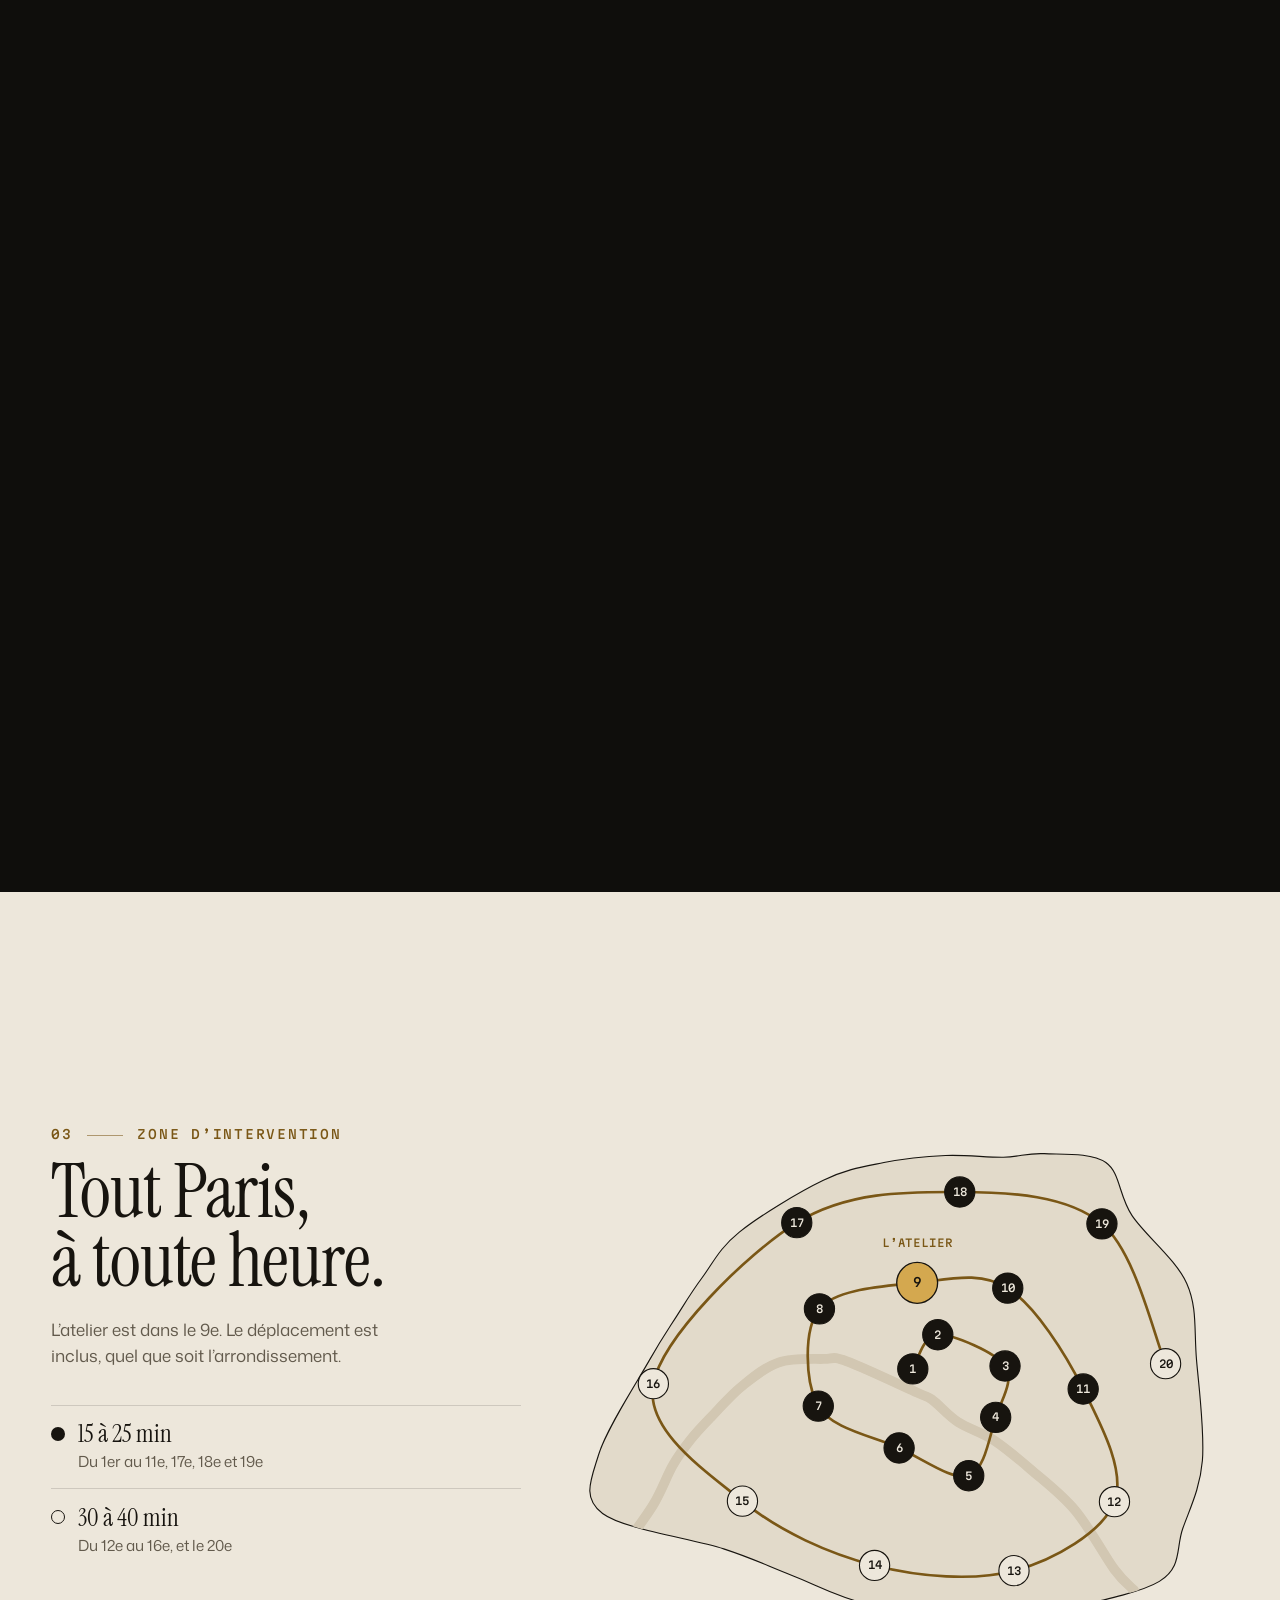
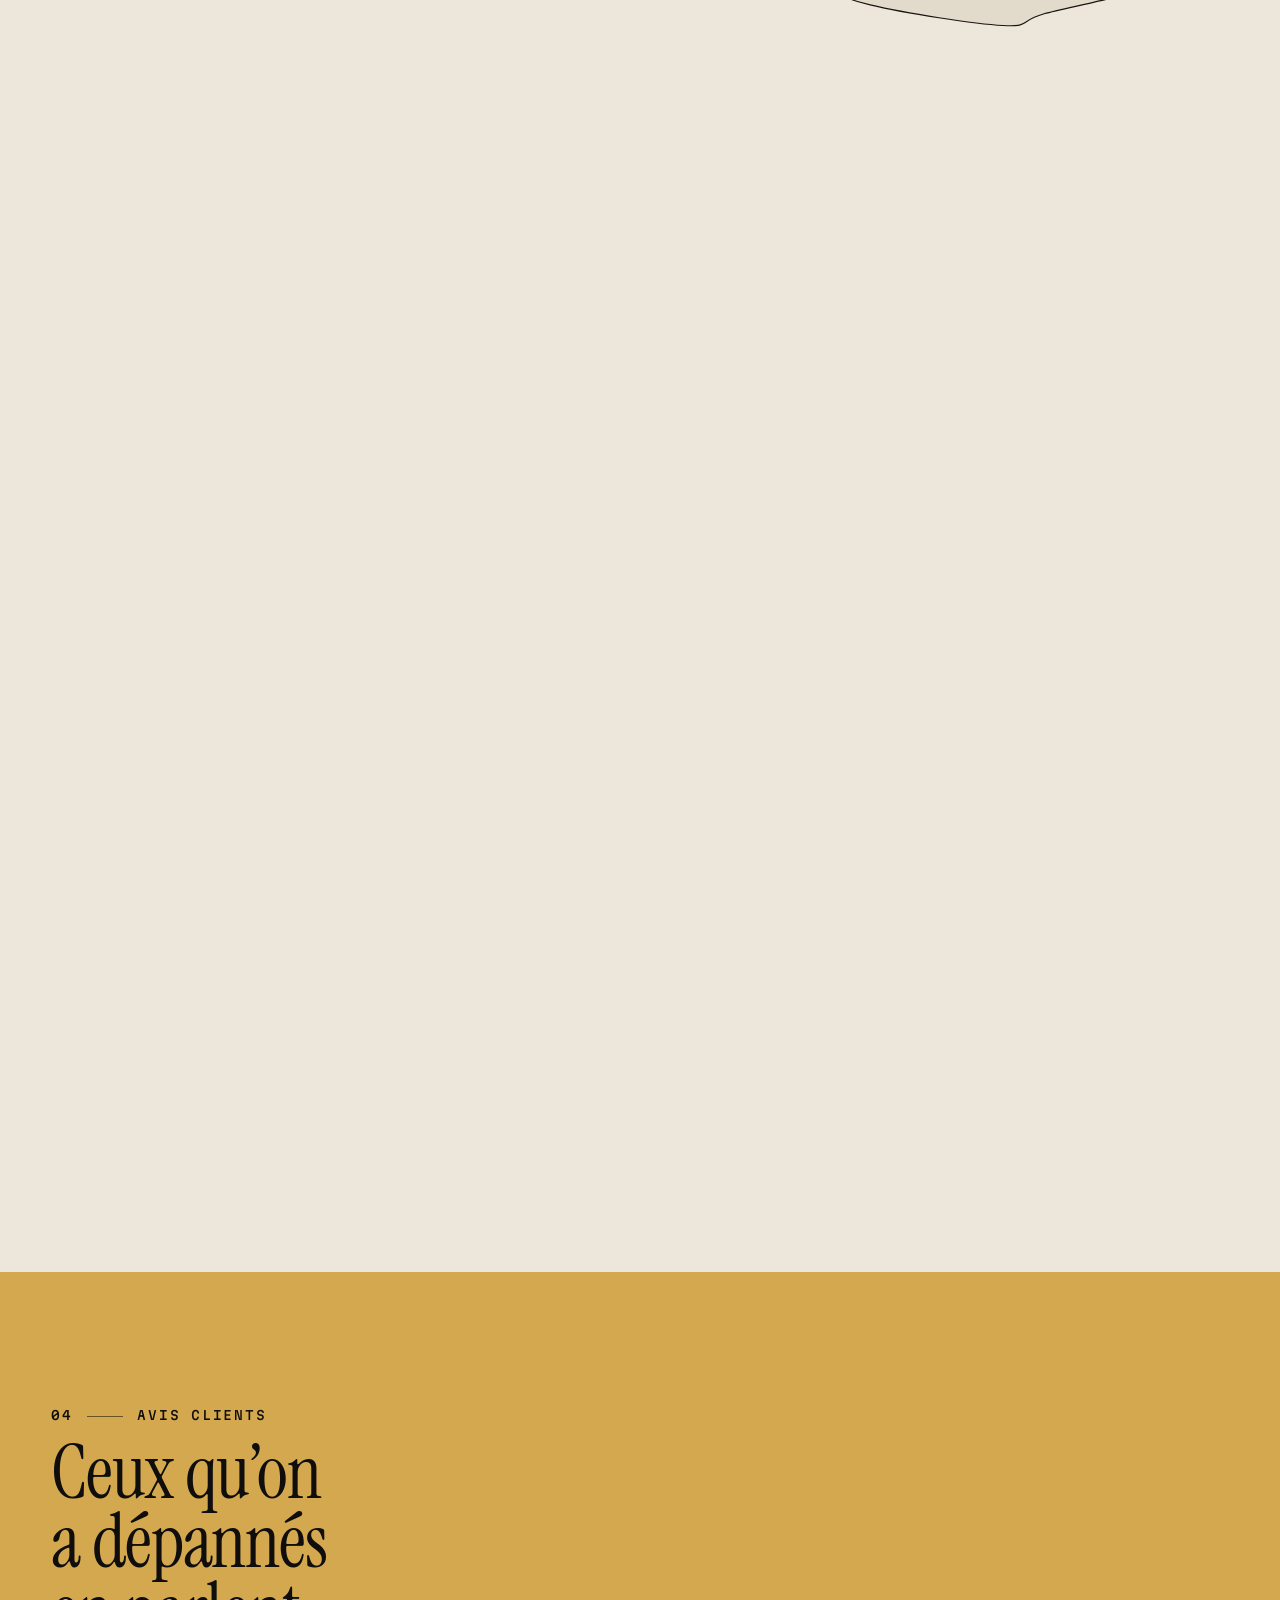
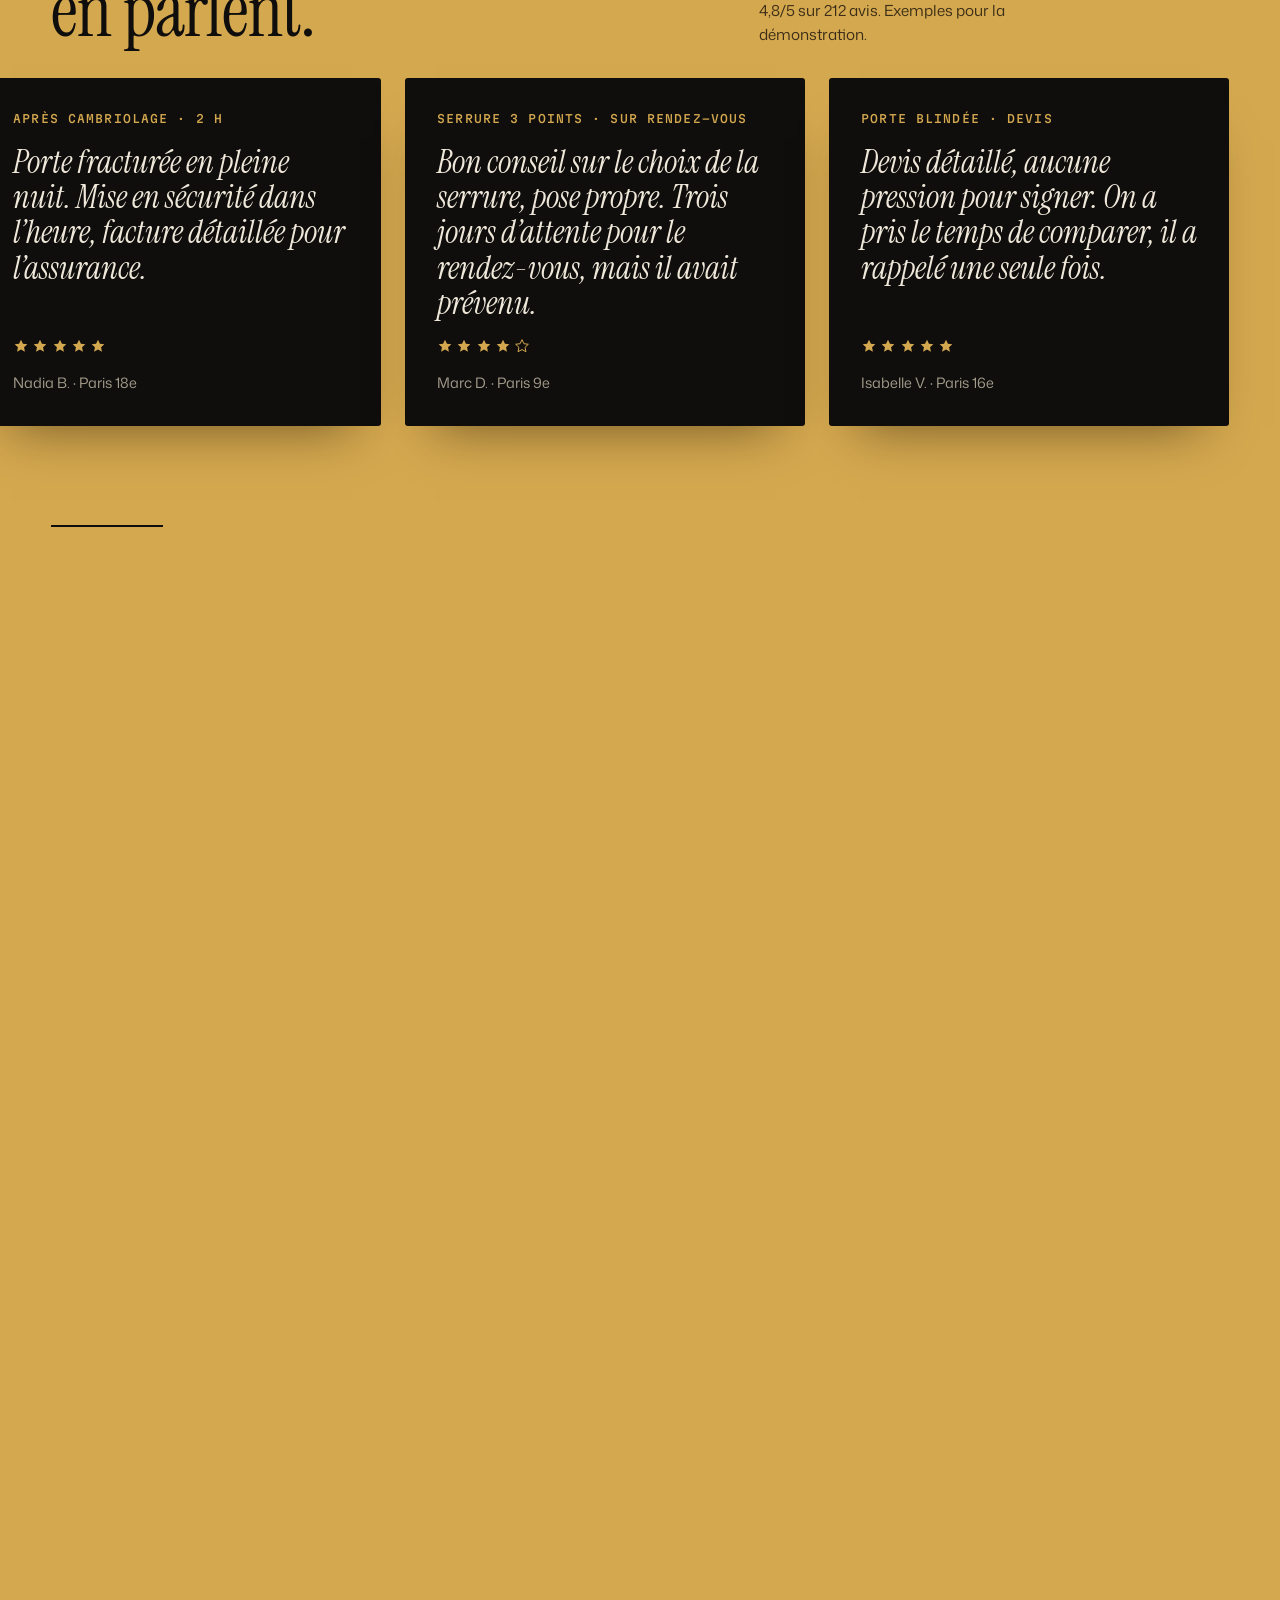
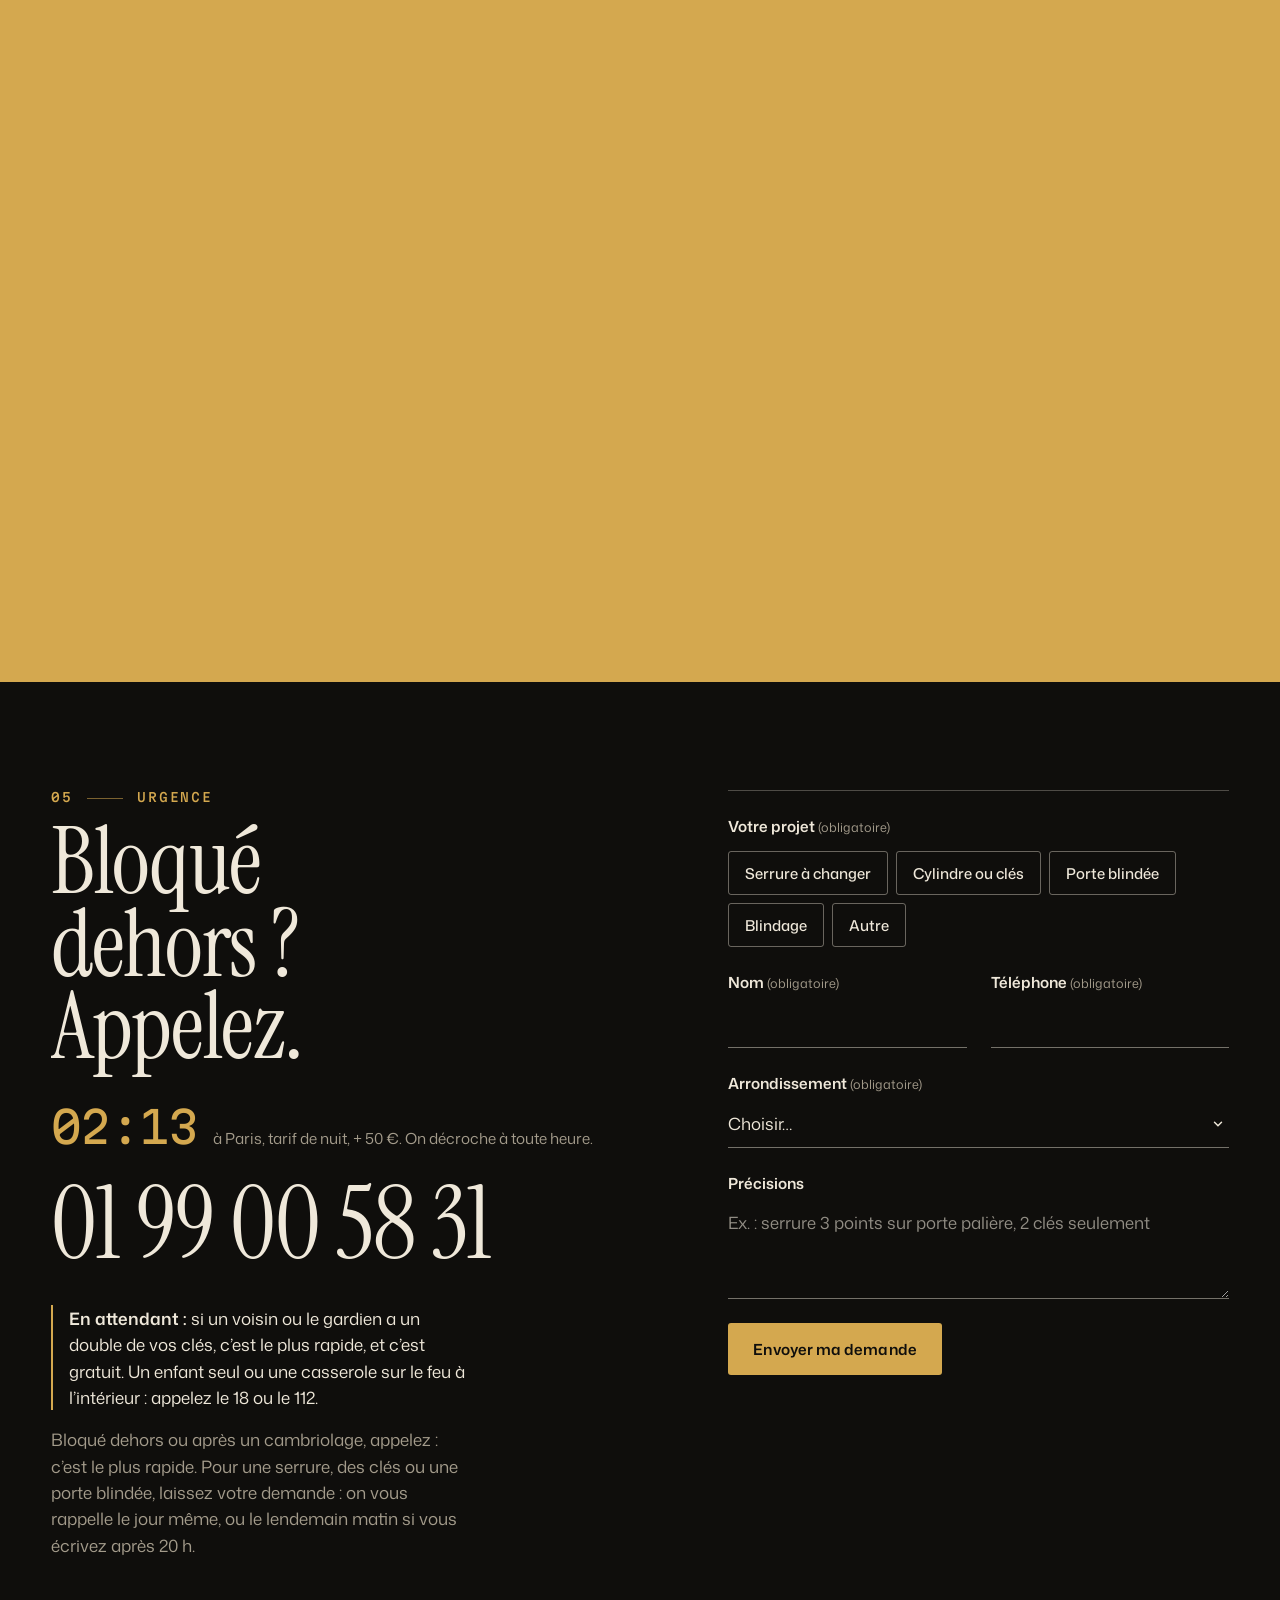
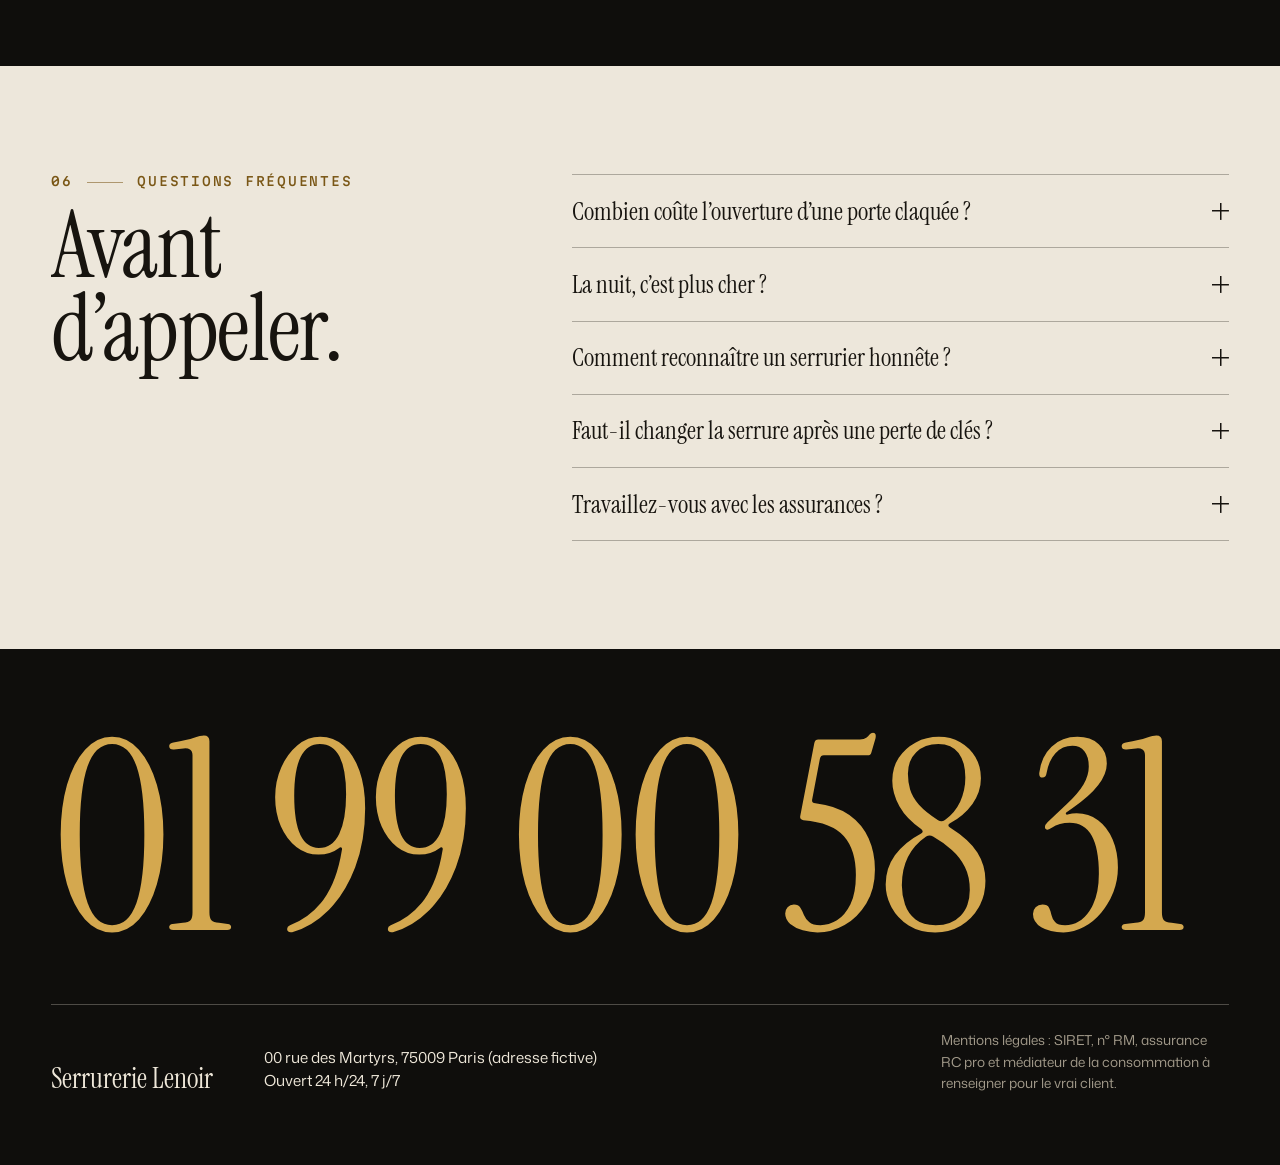
<file: demos/serrurier/index.html>
<!doctype html>
<html lang="fr">
<head>
<meta charset="utf-8">
<meta name="viewport" content="width=device-width, initial-scale=1">
<title>Serrurerie Lenoir, serrurier à Paris 9e, 24 h/24 (démo)</title>
<meta name="description" content="Serrurier dans le 9e depuis 2011. Porte claquée, serrure à changer, mise en sécurité : on intervient dans tout Paris, 24 h/24, prix annoncé au téléphone. Site de démonstration.">
<meta name="robots" content="noindex">
<meta name="theme-color" content="#0F0E0C">
<link rel="icon" href="img/favicon.svg" type="image/svg+xml">
<link rel="preload" href="fonts/instrument-serif.woff2" as="font" type="font/woff2" crossorigin>
<link rel="preload" href="fonts/mona-sans.woff2" as="font" type="font/woff2" crossorigin>
<link rel="preload" href="fonts/instrument-serif-italic.woff2" as="font" type="font/woff2" crossorigin>
<link rel="preload" href="fonts/martian-mono.woff2" as="font" type="font/woff2" crossorigin>
<link rel="stylesheet" href="css/tokens.css">
<link rel="stylesheet" href="css/base.css">
<link rel="stylesheet" href="css/sections.css">
<script>
  /* Sans le script (réseau coupé, bloqueur), la page s'affiche en version fixe complète */
  document.documentElement.classList.add('js');
  setTimeout(function () { if (!window.lenoirReady) document.documentElement.classList.remove('js'); }, 4000);
</script>
<script src="js/main.js" defer onerror="document.documentElement.classList.remove('js')"></script>
</head>
<body>
<a class="skip" href="#contenu">Aller au contenu</a>

<!-- En-tête fixe : bandeau « démo » + barre avec le numéro toujours visible -->
<header class="top">
  <p class="banner">Site de démonstration&nbsp;: entreprise, numéro et avis fictifs.</p>
  <div class="bar" data-tone="dark">
    <a class="brand" href="#haut">
      <svg class="brand__mark" viewBox="0 0 24 32" aria-hidden="true"><path fill-rule="evenodd" d="M12 0a12 12 0 0 1 12 12v8A12 12 0 0 1 0 20v-8A12 12 0 0 1 12 0zm0 8.5a3.6 3.6 0 0 0-1.9 6.65L8.9 23.5h6.2l-1.2-8.35A3.6 3.6 0 0 0 12 8.5z"/></svg>
      <span class="brand__name">Serrurerie Lenoir</span>
      <span class="brand__sub">Serrurier · Paris 9e · 24&nbsp;h/24</span>
    </a>
    <nav class="bar__nav" aria-label="Menu">
      <a href="#tarifs">Tarifs</a>
      <a href="#methode">Méthode</a>
      <a href="#zone">Zone</a>
      <a href="#avis">Avis</a>
      <a href="#urgence">Urgence</a>
    </nav>
    <a class="btn btn--call bar__call" href="tel:+33199005831" aria-label="Appeler le 01 99 00 58 31">
      <svg class="ico" viewBox="0 0 24 24" fill="none" stroke="currentColor" stroke-width="2" stroke-linecap="round" stroke-linejoin="round" aria-hidden="true"><path d="M22 16.92v3a2 2 0 0 1-2.18 2 19.79 19.79 0 0 1-8.63-3.07 19.5 19.5 0 0 1-6-6 19.79 19.79 0 0 1-3.07-8.67A2 2 0 0 1 4.11 2h3a2 2 0 0 1 2 1.72 12.84 12.84 0 0 0 .7 2.81 2 2 0 0 1-.45 2.11L8.09 9.91a16 16 0 0 0 6 6l1.27-1.27a2 2 0 0 1 2.11-.45 12.84 12.84 0 0 0 2.81.7A2 2 0 0 1 22 16.92z"/></svg>
      <span class="bar__num">01 99 00 58 31</span>
    </a>
  </div>
</header>

<main id="contenu">

  <!-- 1. ACCUEIL : la nuit, une porte cochère. Au scroll elle s'ouvre, on passe la porte… -->
  <div class="scene" id="haut">
  <div class="stage">
  <section class="hero" data-tone="dark" aria-labelledby="titre">
    <div class="hero__text">
      <p class="live"><i aria-hidden="true"></i><span class="live__text">Ouvert 24&nbsp;h/24, 7&nbsp;j/7</span></p>
      <h1 id="titre" class="hero__title">Porte claquée&nbsp;?<br class="hero__br"> <em>On vous ouvre, jour et nuit.</em></h1>
      <p class="hero__lead">Serrurier dans le 9e depuis 2011. Le prix vous est annoncé au téléphone, avant qu’on se déplace.</p>
      <div class="hero__ctas">
        <a class="btn btn--call" href="tel:+33199005831"><svg class="ico" viewBox="0 0 24 24" fill="none" stroke="currentColor" stroke-width="2" stroke-linecap="round" stroke-linejoin="round" aria-hidden="true"><path d="M22 16.92v3a2 2 0 0 1-2.18 2 19.79 19.79 0 0 1-8.63-3.07 19.5 19.5 0 0 1-6-6 19.79 19.79 0 0 1-3.07-8.67A2 2 0 0 1 4.11 2h3a2 2 0 0 1 2 1.72 12.84 12.84 0 0 0 .7 2.81 2 2 0 0 1-.45 2.11L8.09 9.91a16 16 0 0 0 6 6l1.27-1.27a2 2 0 0 1 2.11-.45 12.84 12.84 0 0 0 2.81.7A2 2 0 0 1 22 16.92z"/></svg>Appeler le 01 99 00 58 31</a>
        <a class="btn btn--ghost" href="#tarifs">Voir les tarifs</a>
      </div>
      <ul class="facts">
        <li><b>dès 89&nbsp;€</b><span>porte claquée, déplacement inclus</span></li>
        <li><b>24&nbsp;h/24</b><span>7 jours sur 7</span></li>
        <li><b>4,8/5</b><span>sur 212 avis (exemple)</span></li>
      </ul>
    </div>
    <div class="door" aria-hidden="true">
      <div class="door__frame">
        <div class="door__in">
          <div class="leaf leaf--l"><i class="panel"></i><i class="panel"></i><i class="panel"></i><b class="knob"></b></div>
          <div class="leaf leaf--r"><i class="panel"></i><i class="panel"></i><i class="panel"></i><b class="plate"><i></i></b></div>
        </div>
      </div>
      <span class="door__num">9</span>
    </div>
    <span class="hero__floor" aria-hidden="true"></span>
  </section>

  <!-- … et on arrive chez vous : les trois règles sur les prix -->
  <section class="inside" aria-labelledby="titre-tarifs">
    <div class="inside__in">
      <p class="kicker"><span class="kicker__n">01</span>Tarifs</p>
      <h2 id="titre-tarifs">Le prix, avant <em>d’ouvrir.</em></h2>
      <p class="inside__intro">Les arnaques au dépannage de serrurerie sont fréquentes à Paris. Ici, trois règles, sans exception.</p>
      <ol class="promises">
        <li><span class="promises__n">1</span><div><h3>Le prix au téléphone</h3><p>Vous connaissez le tarif avant qu’on se déplace.</p></div></li>
        <li><span class="promises__n">2</span><div><h3>Le devis avant d’ouvrir</h3><p>Devis gratuit, signé avant qu’on touche à la porte. Si vous refusez, vous ne payez rien.</p></div></li>
        <li><span class="promises__n">3</span><div><h3>Une facture détaillée</h3><p>Pièces, main-d’œuvre, supplément éventuel&nbsp;: tout est écrit.</p></div></li>
      </ol>
    </div>
  </section>
  </div>
  </div>

  <!-- 2. LES PRIX : une plaque en laiton vissée -->
  <section class="prices" id="tarifs" aria-labelledby="titre-liste">
    <h2 id="titre-liste" class="sr-only">Liste des tarifs</h2>
    <div class="plaque" data-reveal>
      <span class="screw" aria-hidden="true"></span><span class="screw" aria-hidden="true"></span><span class="screw" aria-hidden="true"></span><span class="screw" aria-hidden="true"></span>
      <ol class="menu">
        <li class="menu__row" data-reveal><h3>Ouverture de porte claquée</h3><span class="menu__dots" aria-hidden="true"></span><p class="menu__price">dès 89&nbsp;€</p><p class="menu__detail">Sans perçage dans la plupart des cas. S’il faut percer, on vous le dit avant.</p></li>
        <li class="menu__row" data-reveal><h3>Ouverture de porte fermée à clé</h3><span class="menu__dots" aria-hidden="true"></span><p class="menu__price">dès 149&nbsp;€</p><p class="menu__detail">Ouverture fine (sans casse) si la serrure le permet. Sinon, cylindre remplacé&nbsp;: dès 120&nbsp;€ en plus, annoncé avant.</p></li>
        <li class="menu__row" data-reveal><h3>Remplacement de cylindre</h3><span class="menu__dots" aria-hidden="true"></span><p class="menu__price">dès 120&nbsp;€</p><p class="menu__detail">Cylindre standard et pose compris, 3 clés. Haute sécurité sur devis.</p></li>
        <li class="menu__row" data-reveal><h3>Serrure 3 points</h3><span class="menu__dots" aria-hidden="true"></span><p class="menu__price">dès 450&nbsp;€</p><p class="menu__detail">Fournie et posée, avec 5 clés et carte de propriété.</p></li>
        <li class="menu__row" data-reveal><h3>Mise en sécurité après effraction</h3><span class="menu__dots" aria-hidden="true"></span><p class="menu__price">dès 150&nbsp;€</p><p class="menu__detail">Fermeture provisoire le jour même, facture pour l’assurance.</p></li>
        <li class="menu__row" data-reveal><h3>Porte blindée, blindage</h3><span class="menu__dots" aria-hidden="true"></span><p class="menu__price">sur devis</p><p class="menu__detail">Visite et devis gratuits à domicile.</p></li>
      </ol>
    </div>
    <p class="prices__note">Prix TTC, déplacement inclus dans tout Paris. De 20&nbsp;h à 7&nbsp;h, le dimanche et les jours fériés&nbsp;: supplément de 50&nbsp;€, toujours annoncé au téléphone. Devis gratuit, écrit et signé avant toute intervention. Paiement par carte, après l’intervention.</p>
  </section>

  <!-- 3. MÉTHODE : la clé entre, les goupilles s'alignent, le cylindre tourne -->
  <section class="method" id="methode" data-tone="dark" aria-labelledby="titre-methode">
    <div class="method__pin">
      <div class="method__head">
        <p class="kicker"><span class="kicker__n">02</span>Méthode</p>
        <h2 id="titre-methode" class="split">Le bon geste, la perceuse en dernier.</h2>
      </div>
      <figure class="lock" aria-hidden="true">
        <svg class="lock__svg" viewBox="0 0 1000 520" data-lock='{"top":[[220,300],[366,300],[392,320],[408,320],[434,300],[466,300],[492,350],[508,350],[534,300],[566,300],[592,310],[608,310],[634,300],[666,300],[692,340],[708,340],[734,300],[766,300],[792,330],[808,330],[834,300],[850,300],[905,425]],"x":[400,500,600,700,800],"l":[70,100,60,90,80],"shear":250,"rest":410,"k0":-720,"axis":350}'>
        <defs>
        <linearGradient id="lg-housing" x1="0" y1="0" x2="0" y2="1"><stop offset="0" stop-color="#3A352D"/><stop offset="1" stop-color="#25221D"/></linearGradient>
        <linearGradient id="lg-plug" x1="0" y1="0" x2="0" y2="1"><stop offset="0" stop-color="#5A5143"/><stop offset=".5" stop-color="#433C31"/><stop offset="1" stop-color="#504839"/></linearGradient>
        <linearGradient id="lg-brass" x1="0" y1="0" x2="0" y2="1"><stop offset="0" stop-color="#F1D594"/><stop offset=".45" stop-color="#D4A84F"/><stop offset="1" stop-color="#A47A2C"/></linearGradient>
        <linearGradient id="lg-pin" x1="0" y1="0" x2="1" y2="0"><stop offset="0" stop-color="#A97F2F"/><stop offset=".45" stop-color="#E7C77F"/><stop offset="1" stop-color="#B48934"/></linearGradient>
        <linearGradient id="lg-steel" x1="0" y1="0" x2="1" y2="0"><stop offset="0" stop-color="#8B8476"/><stop offset=".45" stop-color="#D3CCBC"/><stop offset="1" stop-color="#8B8476"/></linearGradient>
        </defs>
        <rect class="lk-housing" x="220" y="40" width="750" height="450" rx="30"/>
        <rect class="lk-plug" x="220" y="250" width="700" height="200"/>
        <rect class="lk-ch" x="376" y="62" width="48" height="192" rx="4"/>
        <rect class="lk-ch" x="476" y="62" width="48" height="192" rx="4"/>
        <rect class="lk-ch" x="576" y="62" width="48" height="192" rx="4"/>
        <rect class="lk-ch" x="676" y="62" width="48" height="192" rx="4"/>
        <rect class="lk-ch" x="776" y="62" width="48" height="192" rx="4"/>
        <g class="lk-turn">
        <rect class="lk-keyway" x="220" y="292" width="700" height="152"/>
        <rect class="lk-ch lk-ch--plug" x="376" y="246" width="48" height="50"/>
        <rect class="lk-ch lk-ch--plug" x="476" y="246" width="48" height="50"/>
        <rect class="lk-ch lk-ch--plug" x="576" y="246" width="48" height="50"/>
        <rect class="lk-ch lk-ch--plug" x="676" y="246" width="48" height="50"/>
        <rect class="lk-ch lk-ch--plug" x="776" y="246" width="48" height="50"/>
        </g>
        <path class="lk-spring" d="M0,0 L-13,4.0 L13,13.2 L-13,22.4 L13,31.599999999999998 L-13,40.8 L13,50.0 L-13,59.199999999999996 L13,68.39999999999999 L-13,77.6 L13,86.8 L0,100" vector-effect="non-scaling-stroke" transform="translate(400 62) scale(1 1.18)"/>
        <path class="lk-spring" d="M0,0 L-13,4.0 L13,13.2 L-13,22.4 L13,31.599999999999998 L-13,40.8 L13,50.0 L-13,59.199999999999996 L13,68.39999999999999 L-13,77.6 L13,86.8 L0,100" vector-effect="non-scaling-stroke" transform="translate(500 62) scale(1 1.18)"/>
        <path class="lk-spring" d="M0,0 L-13,4.0 L13,13.2 L-13,22.4 L13,31.599999999999998 L-13,40.8 L13,50.0 L-13,59.199999999999996 L13,68.39999999999999 L-13,77.6 L13,86.8 L0,100" vector-effect="non-scaling-stroke" transform="translate(600 62) scale(1 1.18)"/>
        <path class="lk-spring" d="M0,0 L-13,4.0 L13,13.2 L-13,22.4 L13,31.599999999999998 L-13,40.8 L13,50.0 L-13,59.199999999999996 L13,68.39999999999999 L-13,77.6 L13,86.8 L0,100" vector-effect="non-scaling-stroke" transform="translate(700 62) scale(1 1.18)"/>
        <path class="lk-spring" d="M0,0 L-13,4.0 L13,13.2 L-13,22.4 L13,31.599999999999998 L-13,40.8 L13,50.0 L-13,59.199999999999996 L13,68.39999999999999 L-13,77.6 L13,86.8 L0,100" vector-effect="non-scaling-stroke" transform="translate(800 62) scale(1 1.18)"/>
        <rect class="lk-dp" width="40" height="70" rx="6" transform="translate(380 180)"/>
        <rect class="lk-dp" width="40" height="70" rx="6" transform="translate(480 180)"/>
        <rect class="lk-dp" width="40" height="70" rx="6" transform="translate(580 180)"/>
        <rect class="lk-dp" width="40" height="70" rx="6" transform="translate(680 180)"/>
        <rect class="lk-dp" width="40" height="70" rx="6" transform="translate(780 180)"/>
        <g class="lk-turn">
        <g class="lk-key" transform="translate(0 0)"><path class="lk-key__bow" fill-rule="evenodd" d="M110,290 a78,78 0 1 1 0,156 a78,78 0 1 1 0,-156 Z M92,368 m-24,0 a24,24 0 1 0 48,0 a24,24 0 1 0 -48,0 Z"/><path class="lk-key__blade" d="M180,300 L220,300 L366,300 L392,320 L408,320 L434,300 L466,300 L492,350 L508,350 L534,300 L566,300 L592,310 L608,310 L634,300 L666,300 L692,340 L708,340 L734,300 L766,300 L792,330 L808,330 L834,300 L850,300 L905,425 L905,440 L180,440 Z"/><path class="lk-key__groove" d="M240,392 H880"/></g>
        <path class="lk-kp" d="M0,0 H40 V58 L28,70 H12 L0,58 Z" transform="translate(380 250)"/>
        <path class="lk-kp" d="M0,0 H40 V88 L28,100 H12 L0,88 Z" transform="translate(480 250)"/>
        <path class="lk-kp" d="M0,0 H40 V48 L28,60 H12 L0,48 Z" transform="translate(580 250)"/>
        <path class="lk-kp" d="M0,0 H40 V78 L28,90 H12 L0,78 Z" transform="translate(680 250)"/>
        <path class="lk-kp" d="M0,0 H40 V68 L28,80 H12 L0,68 Z" transform="translate(780 250)"/>
        </g>
        <line class="lk-shear-glow" x1="220" y1="250" x2="920" y2="250"/>
        <line class="lk-shear" x1="220" y1="250" x2="920" y2="250"/>
        <rect class="lk-face-lip" x="214" y="250" width="12" height="200" rx="3"/>
        <g class="lk-face" transform="translate(110 122)"><circle class="lk-face__ring" r="74"/><g class="lk-face__plug"><circle r="50"/><path d="M-7,-34 h14 v44 l6,8 v18 h-26 v-18 l6,-8 z"/></g><text class="lk-face__state lk-face__state--shut" y="112">Fermé</text><text class="lk-face__state lk-face__state--open" y="112">Ouvert</text></g>
        </svg>
      </figure>
      <ol class="msteps">
        <li class="mstep"><span class="mstep__n">01</span><div><h3>Vous appelez</h3><p>On vous pose trois questions sur la porte et la serrure, puis on vous donne le prix.</p></div></li>
        <li class="mstep"><span class="mstep__n">02</span><div><h3>On arrive, on vous montre le devis</h3><p>Rien n’est touché avant votre signature.</p></div></li>
        <li class="mstep"><span class="mstep__n">03</span><div><h3>On ouvre sans casser, si c’est possible</h3><p>Sinon, on vous explique pourquoi avant de percer.</p></div></li>
      </ol>
      <p class="method__count" aria-hidden="true"><span><span class="method__now">1</span>&nbsp;/&nbsp;3</span><span class="track"><i></i></span><span class="method__state">Fermé</span></p>
    </div>
  </section>

  <!-- 4. ZONE : du 1er au 20e, le tracé suit l'escargot des arrondissements -->
  <section class="zone" id="zone" aria-labelledby="titre-zone">
    <div class="zone__pin">
      <div class="zone__text">
        <p class="kicker"><span class="kicker__n">03</span>Zone d’intervention</p>
        <h2 id="titre-zone" class="split">Tout Paris, à&nbsp;toute heure.</h2>
        <p class="zone__intro">L’atelier est dans le 9e. Le déplacement est inclus, quel que soit l’arrondissement.</p>
        <dl class="delays">
          <div class="delays__item delays__item--near"><dt><span class="delays__dot" aria-hidden="true"></span>15 à 25&nbsp;min</dt><dd>Du 1er au 11e, 17e, 18e et 19e</dd></div>
          <div class="delays__item delays__item--far"><dt><span class="delays__dot" aria-hidden="true"></span>30 à 40&nbsp;min</dt><dd>Du 12e au 16e, et le 20e</dd></div>
        </dl>
      </div>
      <figure class="map" aria-hidden="true">
        <svg class="map__svg" viewBox="0 0 739 591">
        <defs><clipPath id="paris"><path d="M146.5,169.3 C158.2,153.6 165.5,136.4 188.2,118.2 C210.9,100.0 255.6,72.9 282.7,59.9 C309.8,46.9 327.9,44.6 350.8,40.0 C373.7,35.4 397.8,33.0 420.2,32.0 C442.6,31.0 466.8,34.3 485.3,34.0 C503.8,33.7 511.8,29.0 531.0,30.0 C550.2,31.0 583.9,28.4 600.4,40.0 C616.9,51.6 614.7,77.0 629.9,99.7 C645.1,122.4 679.3,148.9 691.4,176.0 C703.5,203.1 699.5,229.0 702.4,262.2 C705.3,295.4 711.6,343.5 709.0,375.0 C706.4,406.5 695.1,428.6 687.0,451.3 C678.9,474.0 686.6,495.0 660.6,511.0 C634.6,527.0 560.3,539.2 531.0,547.5 C501.7,555.8 517.4,562.4 484.8,560.7 C452.2,559.0 374.9,546.9 335.4,537.5 C295.8,528.1 275.0,514.8 247.5,504.3 C220.0,493.8 206.1,486.1 170.6,474.5 C135.1,462.9 57.8,452.4 34.4,434.7 C11.0,417.0 21.2,397.1 30.0,368.3 C38.8,339.6 72.4,288.2 87.1,262.2 C101.8,236.2 108.0,227.9 117.9,212.4 C127.8,196.9 134.8,185.0 146.5,169.3 Z"/></clipPath></defs>
        <path class="map__outline" d="M146.5,169.3 C158.2,153.6 165.5,136.4 188.2,118.2 C210.9,100.0 255.6,72.9 282.7,59.9 C309.8,46.9 327.9,44.6 350.8,40.0 C373.7,35.4 397.8,33.0 420.2,32.0 C442.6,31.0 466.8,34.3 485.3,34.0 C503.8,33.7 511.8,29.0 531.0,30.0 C550.2,31.0 583.9,28.4 600.4,40.0 C616.9,51.6 614.7,77.0 629.9,99.7 C645.1,122.4 679.3,148.9 691.4,176.0 C703.5,203.1 699.5,229.0 702.4,262.2 C705.3,295.4 711.6,343.5 709.0,375.0 C706.4,406.5 695.1,428.6 687.0,451.3 C678.9,474.0 686.6,495.0 660.6,511.0 C634.6,527.0 560.3,539.2 531.0,547.5 C501.7,555.8 517.4,562.4 484.8,560.7 C452.2,559.0 374.9,546.9 335.4,537.5 C295.8,528.1 275.0,514.8 247.5,504.3 C220.0,493.8 206.1,486.1 170.6,474.5 C135.1,462.9 57.8,452.4 34.4,434.7 C11.0,417.0 21.2,397.1 30.0,368.3 C38.8,339.6 72.4,288.2 87.1,262.2 C101.8,236.2 108.0,227.9 117.9,212.4 C127.8,196.9 134.8,185.0 146.5,169.3 Z"/>
        <path class="map__seine" clip-path="url(#paris)" d="M632.1,520.9 C628.4,517.0 621.1,512.6 610.1,497.7 C599.1,482.8 581.9,450.2 566.1,431.4 C550.4,412.6 531.0,398.2 515.6,384.9 C500.2,371.6 487.4,360.6 473.8,351.8 C460.2,343.0 445.7,339.3 434.3,331.9 C422.9,324.5 413.4,312.8 405.7,307.3 C398.0,301.8 404.3,306.0 388.2,298.7 C372.1,291.4 326.7,269.8 309.1,263.5 C291.5,257.2 295.5,260.7 282.7,260.9 C269.9,261.1 247.5,259.7 232.1,264.9 C216.7,270.1 202.8,282.1 190.4,292.1 C178.0,302.2 166.9,315.2 157.4,325.2 C147.9,335.1 140.6,342.6 133.3,351.8 C126.0,361.0 120.5,368.2 113.5,380.3 C106.5,392.4 101.0,409.0 91.5,424.7 C82.0,440.4 62.2,466.2 56.4,474.5"/>
        <path class="map__spiral" d="M383.3,272.1 C388.0,265.7 394.1,234.2 411.4,233.7 C428.7,233.1 476.1,253.3 487.0,268.8 C497.9,284.3 483.3,305.9 476.5,326.5 C469.7,347.1 464.3,386.4 446.2,392.2 C428.1,397.9 396.1,374.1 367.9,361.0 C339.7,347.9 291.9,340.0 277.0,313.9 C262.1,287.8 259.8,227.6 278.3,204.5 C296.8,181.4 352.9,179.2 388.2,175.3 C423.5,171.4 459.0,161.4 490.1,181.3 C521.2,201.2 554.9,254.7 574.9,294.7 C594.9,334.7 623.1,387.3 610.1,421.4 C597.1,455.4 542.1,487.1 497.1,499.0 C452.1,510.9 391.2,506.1 340.3,493.1 C289.4,480.1 233.2,454.9 191.7,420.8 C150.2,386.7 81.3,340.9 91.5,288.7 C101.7,236.5 195.4,143.5 252.8,107.6 C310.2,71.7 378.9,72.9 436.1,73.1 C493.3,73.3 557.4,76.7 596.0,108.9 C634.6,141.1 655.7,240.0 667.6,266.2" pathLength="1"/>
        <circle class="map__tip" r="7" cx="0" cy="0"/>
        <g class="map__arr map__arr--near" data-at="0.0" transform="translate(383.3 272.1)"><circle class="map__dot"/><text class="map__n" dy=".36em">1</text></g>
        <g class="map__arr map__arr--near" data-at="0.0201" transform="translate(411.4 233.7)"><circle class="map__dot"/><text class="map__n" dy=".36em">2</text></g>
        <g class="map__arr map__arr--near" data-at="0.0542" transform="translate(487.0 268.8)"><circle class="map__dot"/><text class="map__n" dy=".36em">3</text></g>
        <g class="map__arr map__arr--near" data-at="0.0787" transform="translate(476.5 326.5)"><circle class="map__dot"/><text class="map__n" dy=".36em">4</text></g>
        <g class="map__arr map__arr--near" data-at="0.1087" transform="translate(446.2 392.2)"><circle class="map__dot"/><text class="map__n" dy=".36em">5</text></g>
        <g class="map__arr map__arr--near" data-at="0.1431" transform="translate(367.9 361.0)"><circle class="map__dot"/><text class="map__n" dy=".36em">6</text></g>
        <g class="map__arr map__arr--near" data-at="0.185" transform="translate(277.0 313.9)"><circle class="map__dot"/><text class="map__n" dy=".36em">7</text></g>
        <g class="map__arr map__arr--near" data-at="0.2307" transform="translate(278.3 204.5)"><circle class="map__dot"/><text class="map__n" dy=".36em">8</text></g>
        <g class="map__arr map__arr--near map__arr--home" data-at="0.2773" transform="translate(388.2 175.3)"><circle class="map__pulse"/><circle class="map__dot"/><text class="map__n" dy=".36em">9</text><text class="map__label" y="-40">L’atelier</text></g>
        <g class="map__arr map__arr--near" data-at="0.3193" transform="translate(490.1 181.3)"><circle class="map__dot"/><text class="map__n" dy=".36em">10</text></g>
        <g class="map__arr map__arr--near" data-at="0.3767" transform="translate(574.9 294.7)"><circle class="map__dot"/><text class="map__n" dy=".36em">11</text></g>
        <g class="map__arr map__arr--far" data-at="0.4308" transform="translate(610.1 421.4)"><circle class="map__dot"/><text class="map__n" dy=".36em">12</text></g>
        <g class="map__arr map__arr--far" data-at="0.4875" transform="translate(497.1 499.0)"><circle class="map__dot"/><text class="map__n" dy=".36em">13</text></g>
        <g class="map__arr map__arr--far" data-at="0.5511" transform="translate(340.3 493.1)"><circle class="map__dot"/><text class="map__n" dy=".36em">14</text></g>
        <g class="map__arr map__arr--far" data-at="0.618" transform="translate(191.7 420.8)"><circle class="map__dot"/><text class="map__n" dy=".36em">15</text></g>
        <g class="map__arr map__arr--far" data-at="0.6877" transform="translate(91.5 288.7)"><circle class="map__dot"/><text class="map__n" dy=".36em">16</text></g>
        <g class="map__arr map__arr--near" data-at="0.7868" transform="translate(252.8 107.6)"><circle class="map__dot"/><text class="map__n" dy=".36em">17</text></g>
        <g class="map__arr map__arr--near" data-at="0.8628" transform="translate(436.1 73.1)"><circle class="map__dot"/><text class="map__n" dy=".36em">18</text></g>
        <g class="map__arr map__arr--near" data-at="0.9299" transform="translate(596.0 108.9)"><circle class="map__dot"/><text class="map__n" dy=".36em">19</text></g>
        <g class="map__arr map__arr--far" data-at="1.0" transform="translate(667.6 266.2)"><circle class="map__dot"/><text class="map__n" dy=".36em">20</text></g>
        </svg>
      </figure>
    </div>
  </section>

  <!-- 5. AVIS : ils défilent à l'horizontale, sur fond laiton -->
  <section class="reviews" id="avis" data-tone="laiton" aria-labelledby="titre-avis">
    <div class="reviews__pin">
      <div class="reviews__head">
        <p class="kicker"><span class="kicker__n">04</span>Avis clients</p>
        <h2 id="titre-avis">Ceux qu’on a dépannés en parlent.</h2>
        <p class="reviews__note">4,8/5 sur 212 avis. Exemples pour la démonstration.</p>
      </div>
      <div class="reviews__viewport" tabindex="0" role="region" aria-label="Avis clients, faire défiler horizontalement">
        <ol class="reviews__track">
          <li class="review">
            <p class="review__tag">Porte claquée · 23&nbsp;h&nbsp;40</p>
            <blockquote><p>Bloquée dehors en rentrant du travail. Le prix annoncé au téléphone était le bon, et la porte n’a rien.</p></blockquote>
            <p class="review__stars"><span aria-hidden="true"><svg viewBox="0 0 24 24"><path d="M12 2.5l2.9 6.1 6.6.8-4.9 4.6 1.3 6.6L12 17.3l-5.9 3.3 1.3-6.6L2.5 9.4l6.6-.8z"/></svg><svg viewBox="0 0 24 24"><path d="M12 2.5l2.9 6.1 6.6.8-4.9 4.6 1.3 6.6L12 17.3l-5.9 3.3 1.3-6.6L2.5 9.4l6.6-.8z"/></svg><svg viewBox="0 0 24 24"><path d="M12 2.5l2.9 6.1 6.6.8-4.9 4.6 1.3 6.6L12 17.3l-5.9 3.3 1.3-6.6L2.5 9.4l6.6-.8z"/></svg><svg viewBox="0 0 24 24"><path d="M12 2.5l2.9 6.1 6.6.8-4.9 4.6 1.3 6.6L12 17.3l-5.9 3.3 1.3-6.6L2.5 9.4l6.6-.8z"/></svg><svg viewBox="0 0 24 24"><path d="M12 2.5l2.9 6.1 6.6.8-4.9 4.6 1.3 6.6L12 17.3l-5.9 3.3 1.3-6.6L2.5 9.4l6.6-.8z"/></svg></span><span class="sr-only">5 étoiles sur 5</span></p>
            <p class="review__who">Sophie R. · Paris 17e</p>
          </li>
          <li class="review">
            <p class="review__tag">Clés perdues · 8&nbsp;h&nbsp;15</p>
            <blockquote><p>Il m’a expliqué pourquoi il fallait changer le cylindre et m’a montré le devis avant. Clair et rapide.</p></blockquote>
            <p class="review__stars"><span aria-hidden="true"><svg viewBox="0 0 24 24"><path d="M12 2.5l2.9 6.1 6.6.8-4.9 4.6 1.3 6.6L12 17.3l-5.9 3.3 1.3-6.6L2.5 9.4l6.6-.8z"/></svg><svg viewBox="0 0 24 24"><path d="M12 2.5l2.9 6.1 6.6.8-4.9 4.6 1.3 6.6L12 17.3l-5.9 3.3 1.3-6.6L2.5 9.4l6.6-.8z"/></svg><svg viewBox="0 0 24 24"><path d="M12 2.5l2.9 6.1 6.6.8-4.9 4.6 1.3 6.6L12 17.3l-5.9 3.3 1.3-6.6L2.5 9.4l6.6-.8z"/></svg><svg viewBox="0 0 24 24"><path d="M12 2.5l2.9 6.1 6.6.8-4.9 4.6 1.3 6.6L12 17.3l-5.9 3.3 1.3-6.6L2.5 9.4l6.6-.8z"/></svg><svg viewBox="0 0 24 24"><path d="M12 2.5l2.9 6.1 6.6.8-4.9 4.6 1.3 6.6L12 17.3l-5.9 3.3 1.3-6.6L2.5 9.4l6.6-.8z"/></svg></span><span class="sr-only">5 étoiles sur 5</span></p>
            <p class="review__who">Thomas L. · Paris 10e</p>
          </li>
          <li class="review">
            <p class="review__tag">Après cambriolage · 2&nbsp;h</p>
            <blockquote><p>Porte fracturée en pleine nuit. Mise en sécurité dans l’heure, facture détaillée pour l’assurance.</p></blockquote>
            <p class="review__stars"><span aria-hidden="true"><svg viewBox="0 0 24 24"><path d="M12 2.5l2.9 6.1 6.6.8-4.9 4.6 1.3 6.6L12 17.3l-5.9 3.3 1.3-6.6L2.5 9.4l6.6-.8z"/></svg><svg viewBox="0 0 24 24"><path d="M12 2.5l2.9 6.1 6.6.8-4.9 4.6 1.3 6.6L12 17.3l-5.9 3.3 1.3-6.6L2.5 9.4l6.6-.8z"/></svg><svg viewBox="0 0 24 24"><path d="M12 2.5l2.9 6.1 6.6.8-4.9 4.6 1.3 6.6L12 17.3l-5.9 3.3 1.3-6.6L2.5 9.4l6.6-.8z"/></svg><svg viewBox="0 0 24 24"><path d="M12 2.5l2.9 6.1 6.6.8-4.9 4.6 1.3 6.6L12 17.3l-5.9 3.3 1.3-6.6L2.5 9.4l6.6-.8z"/></svg><svg viewBox="0 0 24 24"><path d="M12 2.5l2.9 6.1 6.6.8-4.9 4.6 1.3 6.6L12 17.3l-5.9 3.3 1.3-6.6L2.5 9.4l6.6-.8z"/></svg></span><span class="sr-only">5 étoiles sur 5</span></p>
            <p class="review__who">Nadia B. · Paris 18e</p>
          </li>
          <li class="review">
            <p class="review__tag">Serrure 3 points · sur rendez-vous</p>
            <blockquote><p>Bon conseil sur le choix de la serrure, pose propre. Trois jours d’attente pour le rendez-vous, mais il avait prévenu.</p></blockquote>
            <p class="review__stars"><span aria-hidden="true"><svg viewBox="0 0 24 24"><path d="M12 2.5l2.9 6.1 6.6.8-4.9 4.6 1.3 6.6L12 17.3l-5.9 3.3 1.3-6.6L2.5 9.4l6.6-.8z"/></svg><svg viewBox="0 0 24 24"><path d="M12 2.5l2.9 6.1 6.6.8-4.9 4.6 1.3 6.6L12 17.3l-5.9 3.3 1.3-6.6L2.5 9.4l6.6-.8z"/></svg><svg viewBox="0 0 24 24"><path d="M12 2.5l2.9 6.1 6.6.8-4.9 4.6 1.3 6.6L12 17.3l-5.9 3.3 1.3-6.6L2.5 9.4l6.6-.8z"/></svg><svg viewBox="0 0 24 24"><path d="M12 2.5l2.9 6.1 6.6.8-4.9 4.6 1.3 6.6L12 17.3l-5.9 3.3 1.3-6.6L2.5 9.4l6.6-.8z"/></svg><svg viewBox="0 0 24 24" class="is-empty"><path d="M12 2.5l2.9 6.1 6.6.8-4.9 4.6 1.3 6.6L12 17.3l-5.9 3.3 1.3-6.6L2.5 9.4l6.6-.8z"/></svg></span><span class="sr-only">4 étoiles sur 5</span></p>
            <p class="review__who">Marc D. · Paris 9e</p>
          </li>
          <li class="review">
            <p class="review__tag">Porte blindée · devis</p>
            <blockquote><p>Devis détaillé, aucune pression pour signer. On a pris le temps de comparer, il a rappelé une seule fois.</p></blockquote>
            <p class="review__stars"><span aria-hidden="true"><svg viewBox="0 0 24 24"><path d="M12 2.5l2.9 6.1 6.6.8-4.9 4.6 1.3 6.6L12 17.3l-5.9 3.3 1.3-6.6L2.5 9.4l6.6-.8z"/></svg><svg viewBox="0 0 24 24"><path d="M12 2.5l2.9 6.1 6.6.8-4.9 4.6 1.3 6.6L12 17.3l-5.9 3.3 1.3-6.6L2.5 9.4l6.6-.8z"/></svg><svg viewBox="0 0 24 24"><path d="M12 2.5l2.9 6.1 6.6.8-4.9 4.6 1.3 6.6L12 17.3l-5.9 3.3 1.3-6.6L2.5 9.4l6.6-.8z"/></svg><svg viewBox="0 0 24 24"><path d="M12 2.5l2.9 6.1 6.6.8-4.9 4.6 1.3 6.6L12 17.3l-5.9 3.3 1.3-6.6L2.5 9.4l6.6-.8z"/></svg><svg viewBox="0 0 24 24"><path d="M12 2.5l2.9 6.1 6.6.8-4.9 4.6 1.3 6.6L12 17.3l-5.9 3.3 1.3-6.6L2.5 9.4l6.6-.8z"/></svg></span><span class="sr-only">5 étoiles sur 5</span></p>
            <p class="review__who">Isabelle V. · Paris 16e</p>
          </li>
        </ol>
      </div>
      <p class="reviews__progress" aria-hidden="true"><span class="track"><i></i></span></p>
    </div>
  </section>

  <!-- 6. URGENCE : l'heure de Paris en direct, le numéro, le formulaire -->
  <section class="urgent" id="urgence" data-tone="dark" aria-labelledby="titre-urgence">
    <div class="urgent__call">
      <p class="kicker"><span class="kicker__n">05</span>Urgence</p>
      <h2 id="titre-urgence" class="split">Bloqué dehors&nbsp;? Appelez.</h2>
      <p class="clock"><span class="clock__time" aria-hidden="true" hidden></span><span class="clock__text">On décroche à toute heure.</span></p>
      <a class="urgent__phone" href="tel:+33199005831" aria-label="Appeler le 01 99 00 58 31"><span data-typed>01 99 00 58 31</span></a>
      <p class="urgent__tip"><b>En attendant&nbsp;:</b> si un voisin ou le gardien a un double de vos clés, c’est le plus rapide, et c’est gratuit. Un enfant seul ou une casserole sur le feu à l’intérieur&nbsp;: appelez le 18 ou le 112.</p>
      <p class="urgent__text">Bloqué dehors ou après un cambriolage, appelez&nbsp;: c’est le plus rapide. Pour une serrure, des clés ou une porte blindée, laissez votre demande&nbsp;: on vous rappelle le jour même, ou le lendemain matin si vous écrivez après 20&nbsp;h.</p>
    </div>
    <form class="form" id="formulaire" novalidate>
      <fieldset class="chips">
        <legend>Votre projet <small>(obligatoire)</small></legend>
        <label><input type="radio" name="type" value="Serrure à changer" required><span>Serrure à changer</span></label>
        <label><input type="radio" name="type" value="Cylindre ou clés"><span>Cylindre ou clés</span></label>
        <label><input type="radio" name="type" value="Porte blindée"><span>Porte blindée</span></label>
        <label><input type="radio" name="type" value="Blindage"><span>Blindage</span></label>
        <label><input type="radio" name="type" value="Autre"><span>Autre</span></label>
      </fieldset>
      <div class="form__row">
        <label class="field"><span>Nom <small>(obligatoire)</small></span><input name="nom" autocomplete="name" required></label>
        <label class="field"><span>Téléphone <small>(obligatoire)</small></span><input name="tel" type="tel" autocomplete="tel" inputmode="tel" required></label>
      </div>
      <label class="field"><span>Arrondissement <small>(obligatoire)</small></span>
        <select name="arr" required>
          <option value="" disabled selected>Choisir…</option><option>1er</option><option>2e</option><option>3e</option><option>4e</option><option>5e</option><option>6e</option><option>7e</option><option>8e</option><option>9e</option><option>10e</option><option>11e</option><option>12e</option><option>13e</option><option>14e</option><option>15e</option><option>16e</option><option>17e</option><option>18e</option><option>19e</option><option>20e</option><option>Hors Paris</option>
        </select>
      </label>
      <label class="field"><span>Précisions</span><textarea name="msg" rows="3" placeholder="Ex. : serrure 3 points sur porte palière, 2 clés seulement"></textarea></label>
      <p class="form__error" id="form-erreur" role="alert"></p>
      <button class="btn btn--call form__send" type="submit">Envoyer ma demande</button>
      <p class="form__sent" role="status"></p>
    </form>
  </section>

  <!-- 7. QUESTIONS -->
  <section class="faq" aria-labelledby="titre-faq">
    <div class="faq__head">
      <p class="kicker"><span class="kicker__n">06</span>Questions fréquentes</p>
      <h2 id="titre-faq" class="split">Avant d’appeler.</h2>
    </div>
    <div class="faq__list">
      <details><summary>Combien coûte l’ouverture d’une porte claquée&nbsp;?</summary><div class="faq__a"><p>Dès 89&nbsp;€ en journée, dès 139&nbsp;€ la nuit, le dimanche et les jours fériés, déplacement inclus partout dans Paris. Le prix vous est donné au téléphone. Si la serrure n’est pas celle décrite, le devis sur place le dit avant toute intervention, et vous pouvez refuser sans frais.</p></div></details>
      <details><summary>La nuit, c’est plus cher&nbsp;?</summary><div class="faq__a"><p>Oui&nbsp;: + 50&nbsp;€ de 20&nbsp;h à 7&nbsp;h, le dimanche et les jours fériés (non cumulables). C’est le seul supplément lié à l’horaire, toujours annoncé au téléphone.</p></div></details>
      <details><summary>Comment reconnaître un serrurier honnête&nbsp;?</summary><div class="faq__a"><p>Méfiez-vous des prospectus aux allures officielles («&nbsp;mairie&nbsp;», «&nbsp;numéros utiles&nbsp;») et des numéros sans adresse. Un serrurier sérieux annonce son prix au téléphone et vous fait signer un devis avant de commencer.</p></div></details>
      <details><summary>Faut-il changer la serrure après une perte de clés&nbsp;?</summary><div class="faq__a"><p>Si vos clés ont été volées avec vos papiers, ou si elles portaient votre adresse, oui&nbsp;: changez au moins le cylindre. Sinon, c’est à vous de voir. On vous conseille, sans vous forcer.</p></div></details>
      <details><summary>Travaillez-vous avec les assurances&nbsp;?</summary><div class="faq__a"><p>Vous êtes libre de choisir votre serrurier. On vous remet une facture détaillée, avec photos si besoin, à transmettre à votre assureur.</p></div></details>
    </div>
  </section>
</main>

<footer class="foot" data-tone="dark">
  <a class="foot__phone" href="tel:+33199005831" aria-label="Appeler le 01 99 00 58 31">01 99 00 58 31</a>
  <div class="foot__info">
    <p class="foot__name">Serrurerie Lenoir</p>
    <p>00 rue des Martyrs, 75009 Paris (adresse fictive)<br>Ouvert 24&nbsp;h/24, 7&nbsp;j/7</p>
    <p class="foot__legal">Mentions légales&nbsp;: SIRET, n°&nbsp;RM, assurance RC pro et médiateur de la consommation à renseigner pour le vrai client.</p>
  </div>
</footer>

<!-- Démo : les boutons d'appel n'appellent personne -->
<p class="toast" role="status" aria-live="polite"></p>

<!-- Mobile : appel et tarifs toujours à portée de pouce -->
<nav class="callbar" data-tone="dark" aria-label="Contact rapide">
  <a class="btn btn--call" href="tel:+33199005831"><svg class="ico" viewBox="0 0 24 24" fill="none" stroke="currentColor" stroke-width="2" stroke-linecap="round" stroke-linejoin="round" aria-hidden="true"><path d="M22 16.92v3a2 2 0 0 1-2.18 2 19.79 19.79 0 0 1-8.63-3.07 19.5 19.5 0 0 1-6-6 19.79 19.79 0 0 1-3.07-8.67A2 2 0 0 1 4.11 2h3a2 2 0 0 1 2 1.72 12.84 12.84 0 0 0 .7 2.81 2 2 0 0 1-.45 2.11L8.09 9.91a16 16 0 0 0 6 6l1.27-1.27a2 2 0 0 1 2.11-.45 12.84 12.84 0 0 0 2.81.7A2 2 0 0 1 22 16.92z"/></svg>Appeler</a>
  <a class="btn btn--ghost" href="#tarifs">Tarifs</a>
</nav>
</body>
</html>
</file>
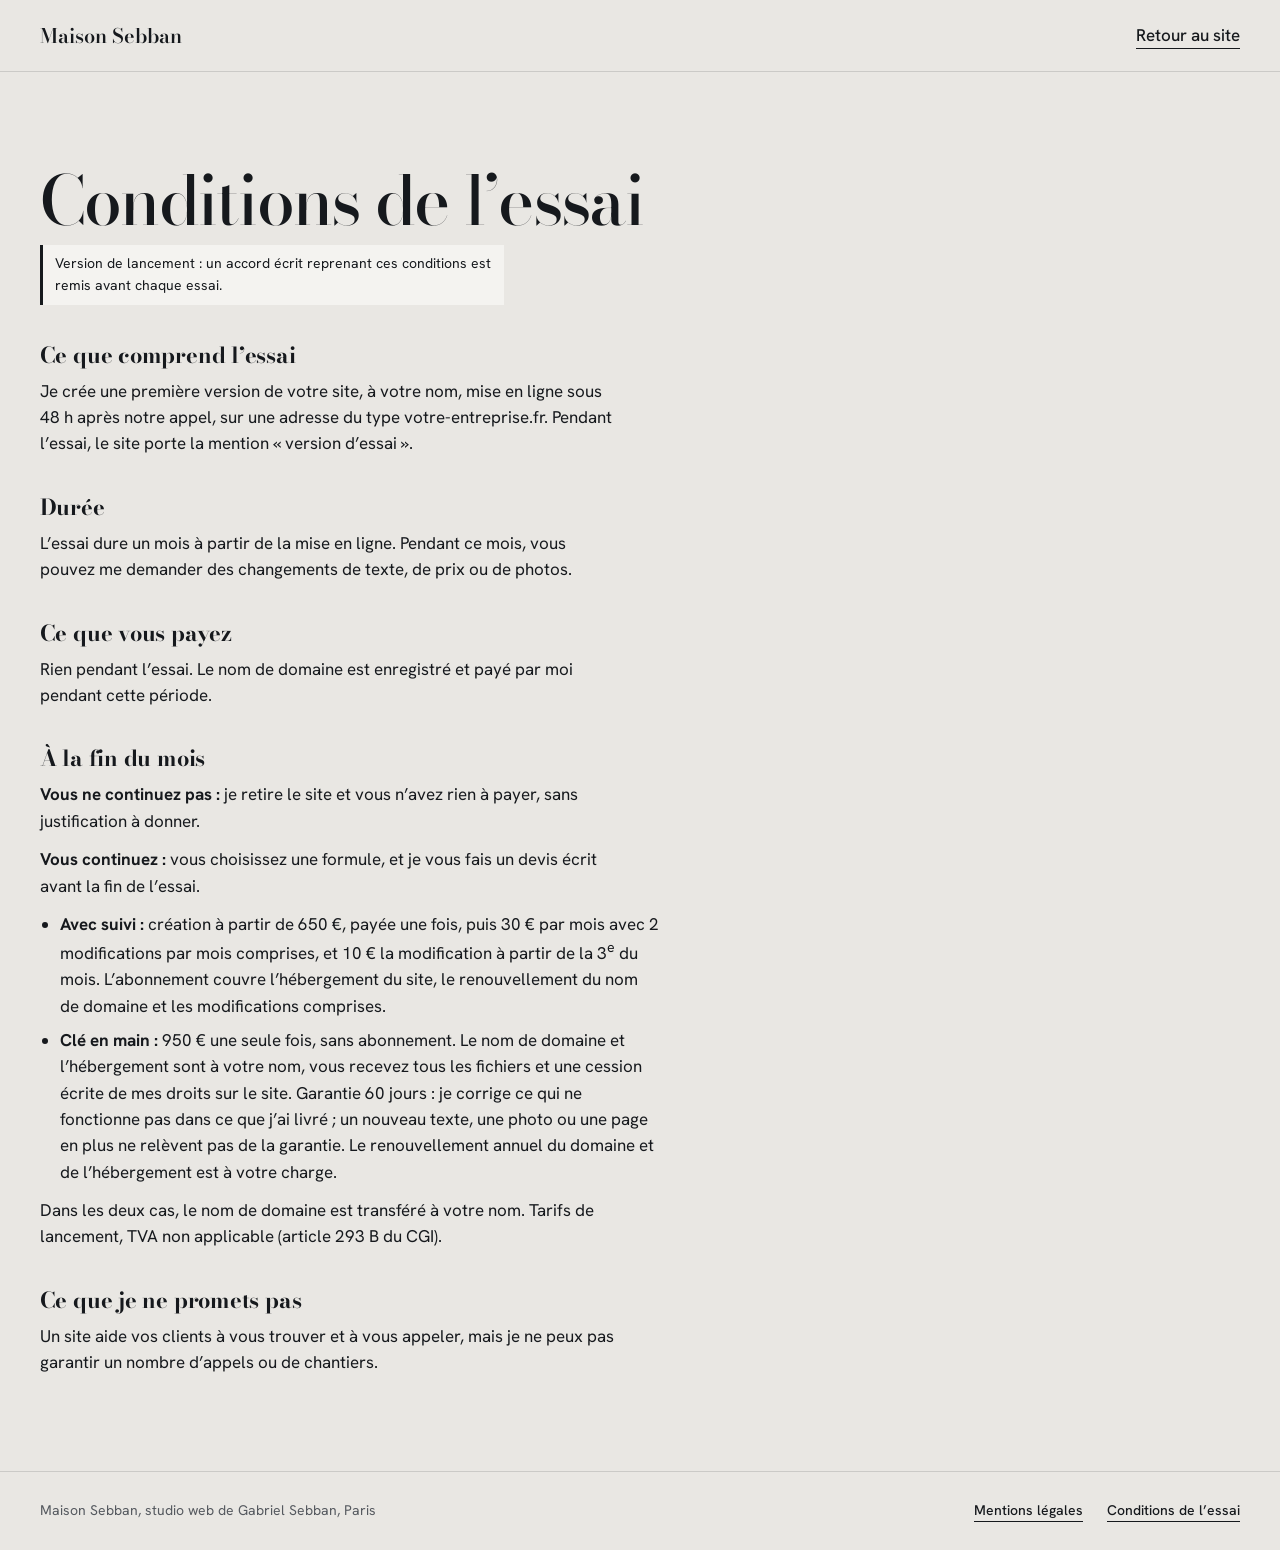
<file: conditions-essai.html>
<!doctype html>
<html lang="fr">
<head>
<meta charset="utf-8">
<meta name="viewport" content="width=device-width, initial-scale=1">
<title>Conditions de l’essai | Maison Sebban</title>
<meta name="description" content="Conditions de l'essai gratuit d'un mois : votre site à votre nom, retiré à la fin du mois si vous ne continuez pas, rien à payer.">
<meta name="robots" content="noindex">
<link rel="icon" href="img/favicon.svg?v=3" type="image/svg+xml">
<link rel="preload" href="fonts/bodoni-moda.woff2" as="font" type="font/woff2" crossorigin>
<link rel="preload" href="fonts/hanken-grotesk.woff2" as="font" type="font/woff2" crossorigin>
<link rel="stylesheet" href="css/tokens.css">
<link rel="stylesheet" href="css/base.css">
<link rel="stylesheet" href="css/legal.css">
<script>try { var t = localStorage.getItem('theme'); if (t) document.documentElement.dataset.theme = t; } catch (e) {}</script>
</head>
<body>
<a class="skip" href="#contenu">Aller au contenu</a>
<header class="legal-top"><a class="legal-brand" href="index.html">Maison Sebban</a><a class="link" href="index.html">Retour au site</a></header>
<main id="contenu" class="legal">
<h1>Conditions de l’essai</h1>
<p class="legal-draft">Version de lancement : un accord écrit reprenant ces conditions est remis avant chaque essai.</p>

<h2>Ce que comprend l’essai</h2>
<p>Je crée une première version de votre site, à votre nom, mise en ligne sous 48&nbsp;h après notre appel, sur une adresse du type votre-entreprise.fr. Pendant l’essai, le site porte la mention «&nbsp;version d’essai&nbsp;».</p>
<h2>Durée</h2>
<p>L’essai dure un mois à partir de la mise en ligne. Pendant ce mois, vous pouvez me demander des changements de texte, de prix ou de photos.</p>
<h2>Ce que vous payez</h2>
<p>Rien pendant l’essai. Le nom de domaine est enregistré et payé par moi pendant cette période.</p>
<h2>À la fin du mois</h2>
<p><strong>Vous ne continuez pas&nbsp;:</strong> je retire le site et vous n’avez rien à payer, sans justification à donner.</p>
<p><strong>Vous continuez&nbsp;:</strong> vous choisissez une formule, et je vous fais un devis écrit avant la fin de l’essai.</p>
<ul class="legal-list">
<li><strong>Avec suivi&nbsp;:</strong> création à partir de 650&nbsp;€, payée une fois, puis 30&nbsp;€ par mois avec 2 modifications par mois comprises, et 10&nbsp;€ la modification à partir de la 3<sup>e</sup> du mois. L’abonnement couvre l’hébergement du site, le renouvellement du nom de domaine et les modifications comprises.</li>
<li><strong>Clé en main&nbsp;:</strong> 950&nbsp;€ une seule fois, sans abonnement. Le nom de domaine et l’hébergement sont à votre nom, vous recevez tous les fichiers et une cession écrite de mes droits sur le site. Garantie 60 jours&nbsp;: je corrige ce qui ne fonctionne pas dans ce que j’ai livré&nbsp;; un nouveau texte, une photo ou une page en plus ne relèvent pas de la garantie. Le renouvellement annuel du domaine et de l’hébergement est à votre charge.</li>
</ul>
<p>Dans les deux cas, le nom de domaine est transféré à votre nom. Tarifs de lancement, TVA non applicable (article 293&nbsp;B du CGI).</p>
<h2>Ce que je ne promets pas</h2>
<p>Un site aide vos clients à vous trouver et à vous appeler, mais je ne peux pas garantir un nombre d’appels ou de chantiers.</p>

</main>
<footer class="foot"><p>Maison Sebban, studio web de Gabriel Sebban, Paris</p><nav aria-label="Pages légales"><a class="link" href="mentions-legales.html">Mentions légales</a><a class="link" href="conditions-essai.html">Conditions de l’essai</a></nav></footer>
</body>
</html>
</file>
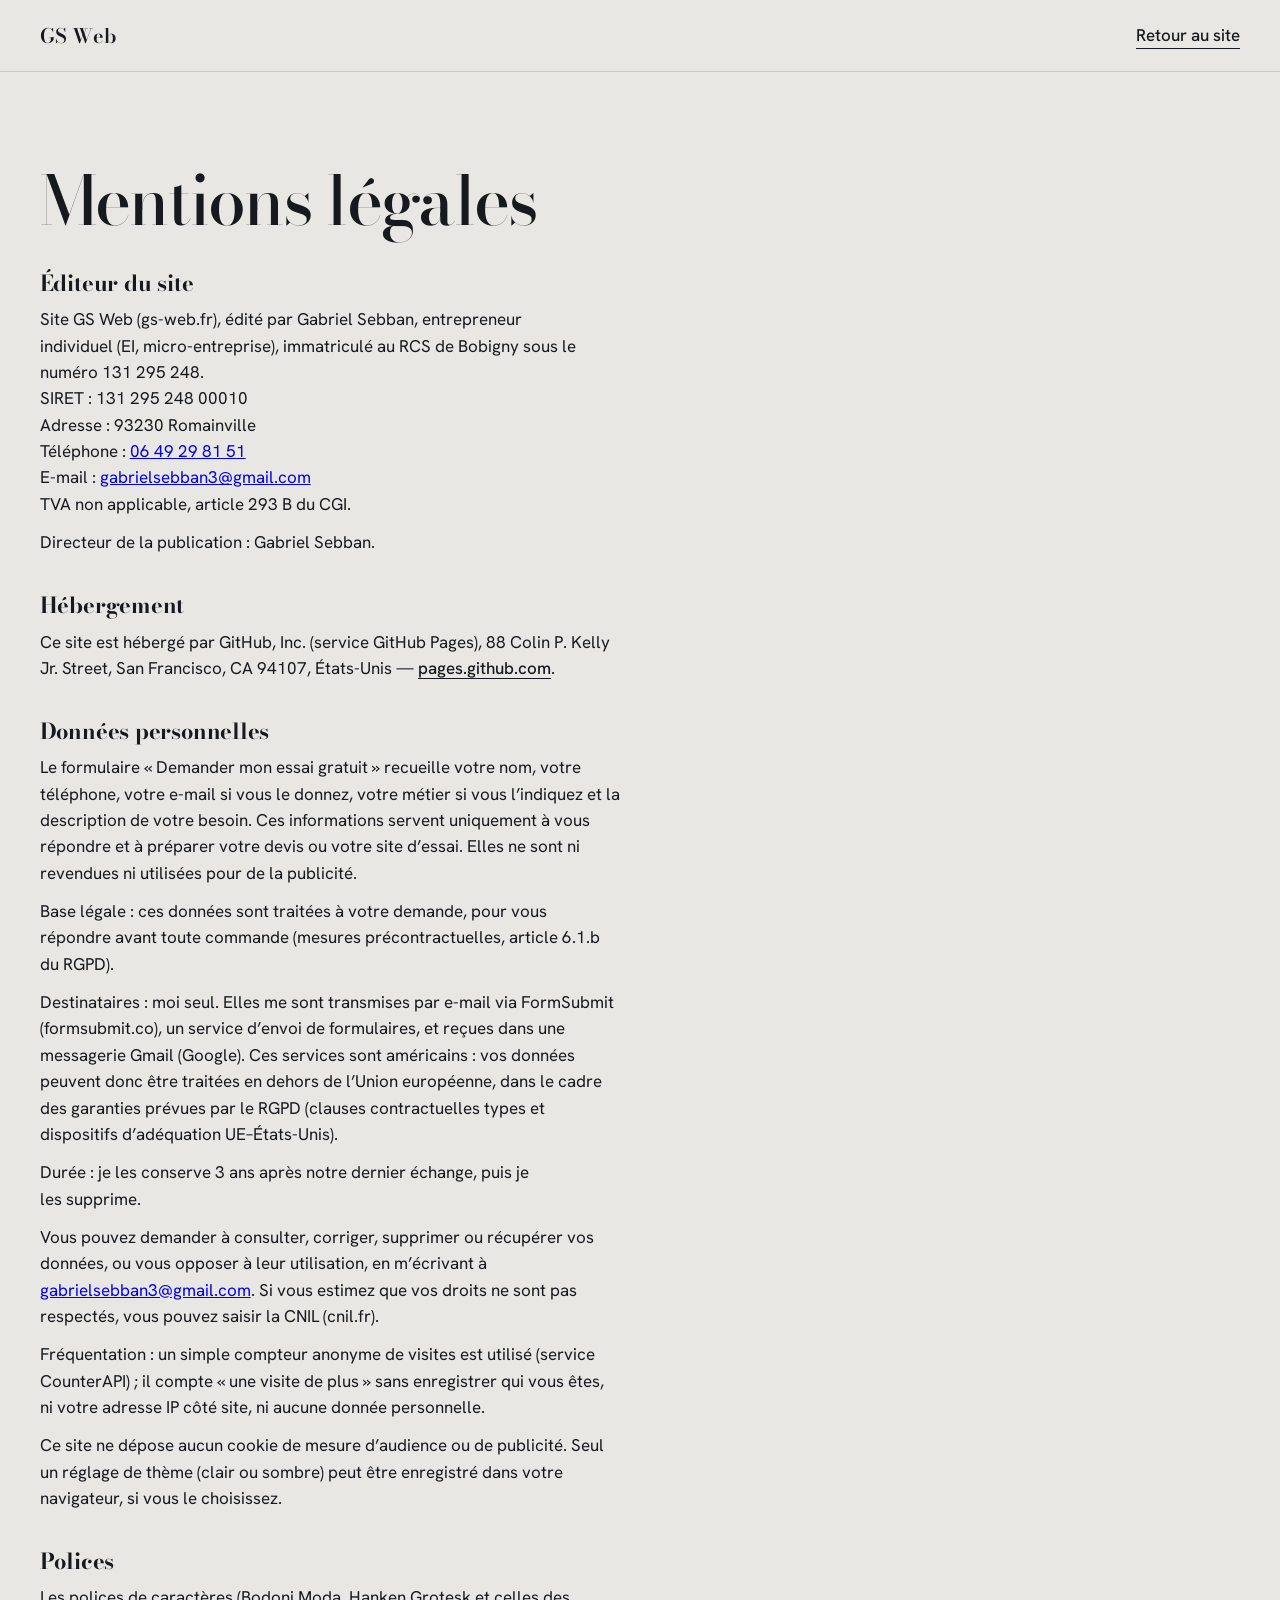
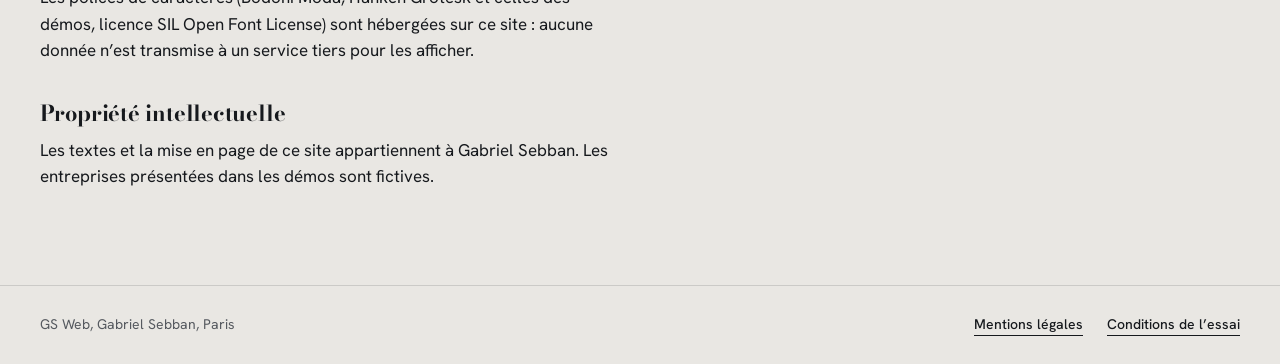
<file: mentions-legales.html>
<!doctype html>
<html lang="fr">
<head>
<meta charset="utf-8">
<meta name="viewport" content="width=device-width, initial-scale=1">
<title>Mentions légales | GS Web</title>
<meta name="description" content="Mentions légales du site GS Web (gs-web.fr), édité par Gabriel Sebban, créateur de sites pour artisans à Paris.">
<meta name="robots" content="noindex">
<link rel="icon" href="img/favicon.svg?v=2" type="image/svg+xml">
<link rel="preload" href="fonts/bodoni-moda.woff2" as="font" type="font/woff2" crossorigin>
<link rel="preload" href="fonts/hanken-grotesk.woff2" as="font" type="font/woff2" crossorigin>
<link rel="stylesheet" href="css/tokens.css">
<link rel="stylesheet" href="css/base.css">
<link rel="stylesheet" href="css/legal.css">
<script>try { var t = localStorage.getItem('theme'); if (t) document.documentElement.dataset.theme = t; } catch (e) {}</script>
</head>
<body>
<a class="skip" href="#contenu">Aller au contenu</a>
<header class="legal-top"><a class="legal-brand" href="index.html">GS Web</a><a class="link" href="index.html">Retour au site</a></header>
<main id="contenu" class="legal">
<h1>Mentions légales</h1>

<h2>Éditeur du site</h2>
<p>Site GS Web (gs-web.fr), édité par Gabriel Sebban, entrepreneur individuel (EI, micro-entreprise), immatriculé au RCS de Bobigny sous le numéro 131&nbsp;295&nbsp;248.<br>SIRET&nbsp;: 131&nbsp;295&nbsp;248&nbsp;00010<br>Adresse&nbsp;: 93230 Romainville<br>Téléphone&nbsp;: <a href="tel:+33649298151">06 49 29 81 51</a><br>E-mail&nbsp;: <a href="mailto:gabrielsebban3@gmail.com">gabrielsebban3@gmail.com</a><br>TVA non applicable, article 293&nbsp;B du CGI.</p>
<p>Directeur de la publication&nbsp;: Gabriel Sebban.</p>
<h2>Hébergement</h2>
<p>Ce site est hébergé par GitHub, Inc. (service GitHub Pages), 88 Colin P. Kelly Jr. Street, San Francisco, CA 94107, États-Unis — <a class="link" href="https://pages.github.com" rel="noopener">pages.github.com</a>.</p>
<h2 id="donnees">Données personnelles</h2>
<p>Le formulaire «&nbsp;Demander mon essai gratuit&nbsp;» recueille votre nom, votre téléphone, votre e-mail si vous le donnez, votre métier si vous l’indiquez et la description de votre besoin. Ces informations servent uniquement à vous répondre et à préparer votre devis ou votre site d’essai. Elles ne sont ni revendues ni utilisées pour de la publicité.</p>
<p>Base légale&nbsp;: ces données sont traitées à votre demande, pour vous répondre avant toute commande (mesures précontractuelles, article 6.1.b du RGPD).</p>
<p>Destinataires&nbsp;: moi seul. Elles me sont transmises par e-mail via FormSubmit (formsubmit.co), un service d’envoi de formulaires, et reçues dans une messagerie Gmail (Google). Ces services sont américains&nbsp;: vos données peuvent donc être traitées en dehors de l’Union européenne, dans le cadre des garanties prévues par le RGPD (clauses contractuelles types et dispositifs d’adéquation UE–États-Unis).</p>
<p>Durée&nbsp;: je les conserve 3 ans après notre dernier échange, puis je les supprime.</p>
<p>Vous pouvez demander à consulter, corriger, supprimer ou récupérer vos données, ou vous opposer à leur utilisation, en m’écrivant à <a href="mailto:gabrielsebban3@gmail.com">gabrielsebban3@gmail.com</a>. Si vous estimez que vos droits ne sont pas respectés, vous pouvez saisir la CNIL (cnil.fr).</p>
<p>Fréquentation : un simple compteur anonyme de visites est utilisé (service CounterAPI) ; il compte « une visite de plus » sans enregistrer qui vous êtes, ni votre adresse IP côté site, ni aucune donnée personnelle.</p>
<p>Ce site ne dépose aucun cookie de mesure d’audience ou de publicité. Seul un réglage de thème (clair ou sombre) peut être enregistré dans votre navigateur, si vous le choisissez.</p>
<h2>Polices</h2>
<p>Les polices de caractères (Bodoni Moda, Hanken Grotesk et celles des démos, licence SIL Open Font License) sont hébergées sur ce site&nbsp;: aucune donnée n’est transmise à un service tiers pour les afficher.</p>
<h2>Propriété intellectuelle</h2>
<p>Les textes et la mise en page de ce site appartiennent à Gabriel Sebban. Les entreprises présentées dans les démos sont fictives.</p>

</main>
<footer class="foot"><p>GS Web, Gabriel Sebban, Paris</p><nav aria-label="Pages légales"><a class="link" href="mentions-legales.html">Mentions légales</a><a class="link" href="conditions-essai.html">Conditions de l’essai</a></nav></footer>
</body>
</html>
</file>
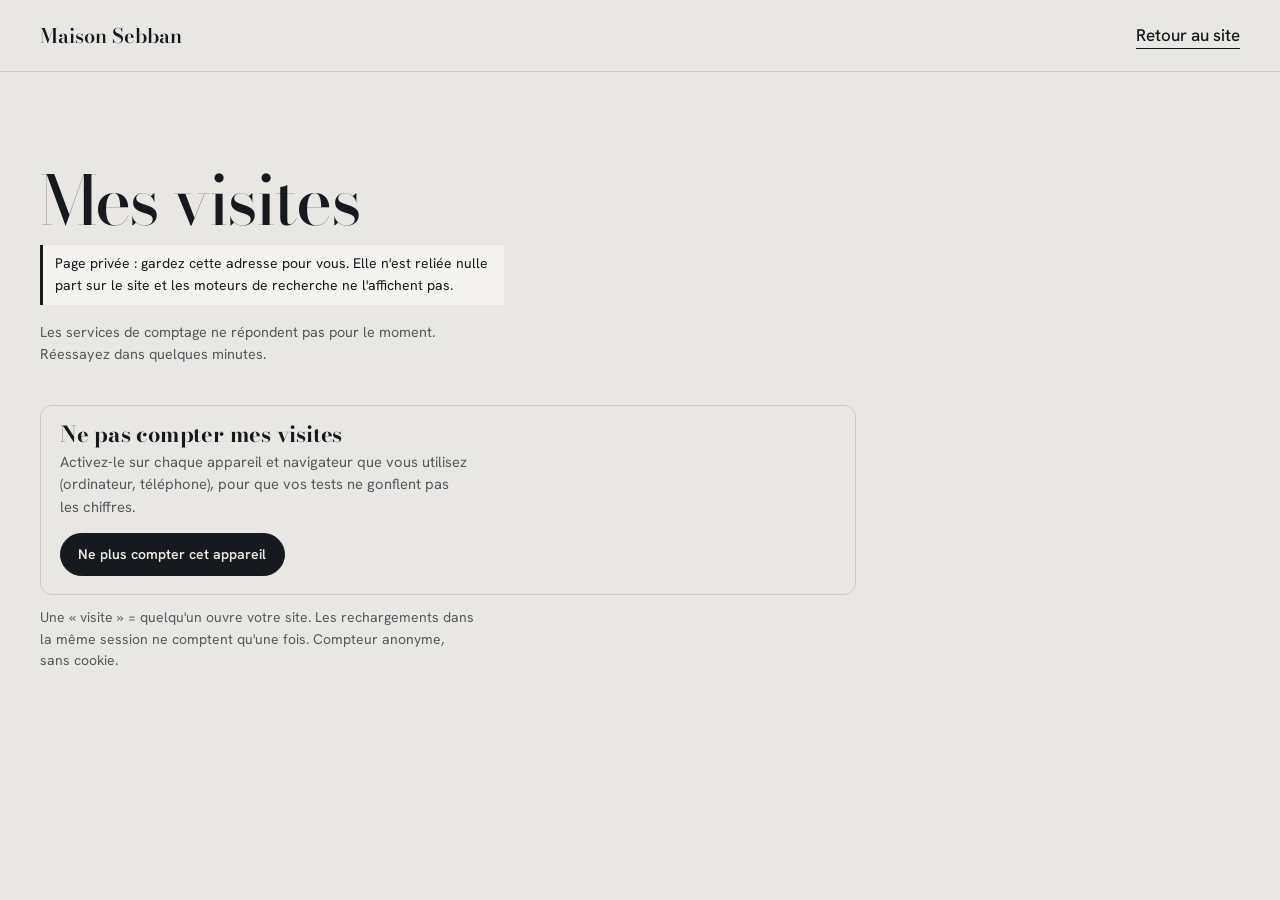
<file: mes-visites.html>
<!doctype html>
<html lang="fr">
<head>
<meta charset="utf-8">
<meta name="viewport" content="width=device-width, initial-scale=1">
<title>Mes visites | Maison Sebban</title>
<meta name="robots" content="noindex, nofollow">
<link rel="icon" href="img/favicon.svg?v=3" type="image/svg+xml">
<link rel="preload" href="fonts/bodoni-moda.woff2" as="font" type="font/woff2" crossorigin>
<link rel="preload" href="fonts/hanken-grotesk.woff2" as="font" type="font/woff2" crossorigin>
<link rel="stylesheet" href="css/tokens.css">
<link rel="stylesheet" href="css/base.css">
<link rel="stylesheet" href="css/legal.css">
<script>try { var t = localStorage.getItem('theme'); if (t) document.documentElement.dataset.theme = t; } catch (e) {}</script>
<style>
  .stats { max-width: 56rem; }
  .bloc { margin-top: 2.5rem; }
  .bloc h2 { margin-bottom: .25rem; }
  .sous { color: var(--muted); font-size: var(--t-xs); margin: 0 0 1rem; }

  /* Choix de la période */
  .periodes { display: inline-flex; gap: 2px; padding: 3px; border: 1px solid var(--line); border-radius: 999px; margin-top: 1.25rem; }
  .periodes button { font: inherit; font-size: var(--t-xs); color: var(--muted); background: none; border: 0; border-radius: 999px; padding: .45rem 1rem; cursor: pointer; }
  .periodes button[aria-pressed="true"] { background: var(--accent); color: var(--on-accent); font-weight: 600; }
  .periodes button:focus-visible { outline: 2px solid var(--accent); outline-offset: 2px; }

  /* Chiffres clés */
  .tuiles { display: grid; grid-template-columns: repeat(auto-fit, minmax(140px, 1fr)); gap: .75rem; margin-top: 1.25rem; }
  .tile { border: 1px solid var(--line); border-radius: 12px; padding: 1rem 1.2rem; background: var(--surface); }
  .tile b { display: block; font-family: var(--font-display); font-size: 2.2rem; line-height: 1.1; font-variant-numeric: tabular-nums; }
  .tile span { font-size: .85rem; color: var(--muted); }

  /* Graphique */
  .graphe { position: relative; margin-top: 1.25rem; }
  .graphe svg { display: block; width: 100%; height: 260px; overflow: visible; }
  .graphe .grille { stroke: var(--line); stroke-width: 1; }
  .graphe .base { stroke: var(--line-strong); stroke-width: 1; }
  .graphe .axe { fill: var(--muted); font-size: 11px; font-family: var(--font); font-variant-numeric: tabular-nums; }
  .graphe .barre { fill: var(--accent); pointer-events: none; }
  .graphe .barre.vide { fill: var(--line); }
  .graphe .cible { fill: transparent; cursor: default; }
  .graphe .cible:hover + .barre, .graphe .barre.actif { opacity: .7; }
  .graphe .moy { stroke: var(--muted); stroke-width: 1; stroke-dasharray: 4 4; }
  .infobulle { position: absolute; pointer-events: none; background: var(--ink); color: var(--bg); font-size: var(--t-xs); padding: .4rem .65rem; border-radius: 8px; white-space: nowrap; transform: translate(-50%, calc(-100% - 8px)); opacity: 0; transition: opacity .12s; }
  .infobulle.on { opacity: 1; }
  .infobulle b { font-variant-numeric: tabular-nums; }

  /* Listes à barres (provenance, appareils) */
  .liste { display: flex; flex-direction: column; gap: .55rem; }
  .ligne { display: grid; grid-template-columns: minmax(8rem, 12rem) 1fr 4.5rem; align-items: center; gap: .75rem; font-size: .92rem; }
  .ligne .piste { height: 12px; border-radius: 6px; background: var(--line); overflow: hidden; }
  .ligne .piste i { display: block; height: 100%; background: var(--accent); border-radius: 6px; min-width: 2px; }
  .ligne s { text-decoration: none; text-align: right; font-variant-numeric: tabular-nums; color: var(--muted); }
  .ligne s b { color: var(--ink); }
  @media (max-width: 520px) { .ligne { grid-template-columns: 7rem 1fr 5.2rem; font-size: .85rem; gap: .6rem; } }

  /* Tableau */
  details { margin-top: 1rem; }
  summary { cursor: pointer; color: var(--muted); font-size: var(--t-xs); }
  table { border-collapse: collapse; margin-top: .75rem; font-size: .9rem; font-variant-numeric: tabular-nums; }
  td, th { padding: .3rem 1.5rem .3rem 0; text-align: left; border-bottom: 1px solid var(--line); }
  th { color: var(--muted); font-weight: 500; }

  /* Exclure mes visites */
  .moi { margin-top: 2.5rem; border: 1px solid var(--line); border-radius: 12px; padding: 1.1rem 1.2rem; }
  .moi h2 { margin-top: 0; }
  .moi p { margin: .35rem 0 .9rem; color: var(--muted); font-size: .92rem; }
  .moi button { font: inherit; font-weight: 600; font-size: var(--t-xs); padding: .6rem 1.1rem; border-radius: 999px; cursor: pointer; border: 1px solid var(--accent); background: var(--accent); color: var(--on-accent); }
  .moi button.off { background: none; color: var(--ink); }
  #etat { margin-top: 1rem; color: var(--muted); font-size: .9rem; }
  .note { color: var(--muted); font-size: var(--t-xs); margin-top: 2rem; }
</style>
</head>
<body>
<header class="legal-top"><a class="legal-brand" href="index.html">Maison Sebban</a><a class="link" href="index.html">Retour au site</a></header>
<main class="legal stats">
<h1>Mes visites</h1>
<p class="legal-draft">Page privée : gardez cette adresse pour vous. Elle n'est reliée nulle part sur le site et les moteurs de recherche ne l'affichent pas.</p>
<p id="etat" role="status">Chargement des compteurs…</p>

<div id="contenu" hidden>
  <div class="periodes" role="group" aria-label="Période affichée">
    <button type="button" data-p="7">7 jours</button>
    <button type="button" data-p="30" aria-pressed="true">30 jours</button>
    <button type="button" data-p="90">90 jours</button>
  </div>

  <div class="tuiles">
    <div class="tile"><b id="t-aujourdhui">–</b><span>aujourd'hui</span></div>
    <div class="tile"><b id="t-periode">–</b><span id="t-periode-l">sur 30 jours</span></div>
    <div class="tile"><b id="t-moyenne">–</b><span>par jour en moyenne</span></div>
    <div class="tile"><b id="t-total">–</b><span>depuis le début</span></div>
  </div>

  <section class="bloc" aria-labelledby="h-jours">
    <h2 id="h-jours">Visites par jour</h2>
    <p class="sous">Heure de Paris. Passez sur une barre pour voir le détail. Pointillés : moyenne de la période.</p>
    <div class="graphe" id="graphe"><div class="infobulle" id="bulle"></div></div>
    <details>
      <summary>Voir les chiffres en tableau</summary>
      <table><thead><tr><th scope="col">Jour</th><th scope="col">Visites</th></tr></thead><tbody id="tableau"></tbody></table>
    </details>
  </section>

  <section class="bloc" aria-labelledby="h-src">
    <h2 id="h-src">D'où viennent les visiteurs</h2>
    <p class="sous">Depuis le 12 octobre 2026. Les liens ouverts depuis WhatsApp arrivent souvent sans provenance : ils comptent alors en « accès direct ».</p>
    <div class="liste" id="sources"></div>
  </section>

  <section class="bloc" aria-labelledby="h-app">
    <h2 id="h-app">Téléphone ou ordinateur</h2>
    <p class="sous">Depuis le 12 octobre 2026.</p>
    <div class="liste" id="appareils"></div>
  </section>
</div>

<section class="moi" aria-labelledby="h-moi">
  <h2 id="h-moi">Ne pas compter mes visites</h2>
  <p id="moi-texte">Activez-le sur chaque appareil et navigateur que vous utilisez (ordinateur, téléphone), pour que vos tests ne gonflent pas les chiffres.</p>
  <button type="button" id="moi-btn">Ne plus compter cet appareil</button>
</section>

<p class="note">Une « visite » = quelqu'un ouvre votre site. Les rechargements dans la même session ne comptent qu'une fois. Compteur anonyme, sans cookie.</p>
</main>
<script>
(function () {
  var NS = 'gabriel-sebban-vitrine-93230';
  var MAX_JOURS = 90;
  var SOURCES = [
    ['direct', 'Accès direct'], ['lien-perso', 'Lien personnalisé (prospection)'],
    ['google', 'Moteurs de recherche'], ['reseaux', 'Réseaux sociaux, WhatsApp'], ['autre', 'Autres sites']
  ];
  var APPAREILS = [['tel', 'Téléphone, tablette'], ['ordi', 'Ordinateur']];
  var JOURS = ['dim.', 'lun.', 'mar.', 'mer.', 'jeu.', 'ven.', 'sam.'];
  var MOIS = ['janv.', 'févr.', 'mars', 'avr.', 'mai', 'juin', 'juil.', 'août', 'sept.', 'oct.', 'nov.', 'déc.'];
  var $ = function (id) { return document.getElementById(id); };

  /* ---------- Bouton « ne pas compter mes visites » (même réglage que js/main.js) ---------- */
  var moiBtn = $('moi-btn');
  function majMoi() {
    var on = false;
    try { on = localStorage.getItem('gs-moi') === '1'; } catch (e) {}
    moiBtn.textContent = on ? 'Recompter cet appareil' : 'Ne plus compter cet appareil';
    moiBtn.classList.toggle('off', on);
    $('moi-texte').textContent = on
      ? 'Cet appareil n’est plus compté. Pensez à faire pareil sur vos autres appareils et navigateurs.'
      : 'Activez-le sur chaque appareil et navigateur que vous utilisez (ordinateur, téléphone), pour que vos tests ne gonflent pas les chiffres.';
  }
  moiBtn.addEventListener('click', function () {
    try {
      if (localStorage.getItem('gs-moi') === '1') localStorage.removeItem('gs-moi');
      else localStorage.setItem('gs-moi', '1');
    } catch (e) {}
    majMoi();
  });
  majMoi();

  /* ---------- Dates à l'heure de Paris ---------- */
  var auj = new Date().toLocaleDateString('sv-SE', { timeZone: 'Europe/Paris' }).split('-').map(Number);
  var dates = [];  // du plus ancien au plus récent
  for (var i = MAX_JOURS - 1; i >= 0; i--) dates.push(new Date(Date.UTC(auj[0], auj[1] - 1, auj[2] - i)));
  var iso = function (d) { return d.toISOString().slice(0, 10); };
  var nomJour = function (d) { return JOURS[d.getUTCDay()] + ' ' + d.getUTCDate() + ' ' + MOIS[d.getUTCMonth()]; };

  /* ---------- Lecture des compteurs ----------
     Abacus limite à 30 requêtes par 10 secondes : on lit une clé toutes les 0,45 s et on affiche au fur et à mesure.
     Les jours terminés ne changent plus : on les garde en mémoire dans ce navigateur pour ne pas les relire.
     Un jour sans visite n'a pas de clé : le service répond par une erreur, comptée comme 0. */
  var SERVICES = [
    { nom: 'Abacus', url: function (k) { return 'https://abacus.jasoncameron.dev/get/' + NS + '/' + k; }, val: function (j) { return j && j.value; } },
    { nom: 'CounterAPI', url: function (k) { return 'https://api.counterapi.dev/v1/' + NS + '/' + k; }, val: function (j) { return j && j.count; } }
  ];
  var CACHE = 'gs-visites-jours', cache = {};
  try { cache = JSON.parse(localStorage.getItem(CACHE) || '{}') || {}; } catch (e) {}
  var finis = {};   // jours terminés (avant hier) : leur chiffre ne bouge plus
  dates.slice(0, -2).forEach(function (d) { finis['j-' + iso(d)] = true; });
  var ordre = ['total']
    .concat(SOURCES.map(function (x) { return 'src-' + x[0]; }))
    .concat(APPAREILS.map(function (x) { return 'app-' + x[0]; }))
    .concat(dates.slice().reverse().map(function (d) { return 'j-' + iso(d); }));   // du plus récent au plus ancien

  function lire(svc, k) {
    return fetch(svc.url(k)).then(function (r) {
      if (r.status === 404) return 0;
      if (!r.ok) throw new Error(r.status);
      return r.json().then(function (j) { var v = svc.val(j); return typeof v === 'number' ? v : 0; });
    });
  }
  function lireCle(svc, k) {   // erreur sur un jour = jour sans visite (clé jamais créée) : 0
    return lire(svc, k).catch(function () { return 0; });
  }

  var donnees = {}, svc = null, periode = 30;
  function charger(n) {
    if (n >= SERVICES.length) {
      $('etat').textContent = 'Les services de comptage ne répondent pas pour le moment. Réessayez dans quelques minutes.';
      return;
    }
    // Le total sert de test : s'il ne répond pas, on passe au service suivant
    lire(SERVICES[n], 'total').then(function (v) {
      svc = SERVICES[n];
      donnees.total = v;
      $('contenu').hidden = false;
      window.addEventListener('resize', function () { dessiner(); });
      suite(1);
    }).catch(function () { charger(n + 1); });
  }
  function suite(i) {
    var lues = 0;
    (function boucle() {
      if (i >= ordre.length) {
        $('etat').textContent = 'Compteur : ' + svc.nom + '. Chiffres à jour.';
        rafraichir();
        return;
      }
      var k = ordre[i++];
      if (finis[k] && typeof cache[k] === 'number') { donnees[k] = cache[k]; boucle(); return; }
      lireCle(svc, k).then(function (v) {
        donnees[k] = v;
        if (finis[k]) { cache[k] = v; try { localStorage.setItem(CACHE, JSON.stringify(cache)); } catch (e) {} }
        if (++lues % 4 === 0 || i < 12) rafraichir();
        $('etat').textContent = 'Chargement des chiffres… (' + i + ' sur ' + ordre.length + ')';
        setTimeout(boucle, 450);
      });
    })();
  }

  /* ---------- Affichage ---------- */
  function rafraichir() {
    $('t-total').textContent = donnees.total || 0;
    $('t-aujourdhui').textContent = donnees['j-' + iso(dates[dates.length - 1])] || 0;
    listeBarres('sources', SOURCES, 'src-');
    listeBarres('appareils', APPAREILS, 'app-');
    majPeriode();
  }

  function listeBarres(id, items, prefixe) {
    var vals = items.map(function (it) { return donnees[prefixe + it[0]] || 0; });
    var somme = vals.reduce(function (a, b) { return a + b; }, 0);
    var max = Math.max.apply(null, vals.concat([1]));
    var ordre = items.map(function (it, k) { return k; }).sort(function (a, b) { return vals[b] - vals[a]; });
    $(id).innerHTML = somme === 0
      ? '<p class="sous">Pas encore de données : elles apparaîtront avec les prochaines visites.</p>'
      : ordre.map(function (k) {
          var pct = Math.round(vals[k] / somme * 100);
          return '<div class="ligne"><span>' + items[k][1] + '</span><div class="piste"><i style="width:' + (vals[k] / max * 100) + '%"></i></div><s><b>' + vals[k] + '</b> · ' + pct + ' %</s></div>';
        }).join('');
  }

  function serie() {
    return dates.slice(-periode).map(function (d) { return { d: d, v: donnees['j-' + iso(d)] || 0 }; });
  }

  function majPeriode() {
    Array.prototype.forEach.call(document.querySelectorAll('.periodes button'), function (b) {
      b.setAttribute('aria-pressed', String(+b.dataset.p === periode));
    });
    var s = serie();
    var somme = s.reduce(function (a, p) { return a + p.v; }, 0);
    $('t-periode').textContent = somme;
    $('t-periode-l').textContent = 'sur ' + periode + ' jours';
    $('t-moyenne').textContent = (somme / periode).toLocaleString('fr-FR', { maximumFractionDigits: 1 });
    $('tableau').innerHTML = s.slice().reverse().map(function (p) {
      return '<tr><td>' + nomJour(p.d) + '</td><td>' + p.v + '</td></tr>';
    }).join('');
    dessiner();
  }
  Array.prototype.forEach.call(document.querySelectorAll('.periodes button'), function (b) {
    b.addEventListener('click', function () { periode = +b.dataset.p; majPeriode(); });
  });

  // Graduations « rondes » pour l'axe vertical
  function pas(max) {
    var brut = max / 4, p = Math.pow(10, Math.floor(Math.log10(Math.max(brut, 1))));
    var choix = [1, 2, 5, 10].map(function (m) { return m * p; }).filter(function (x) { return x >= brut; });
    return Math.max(1, choix[0] || 10 * p);
  }

  function dessiner() {
    if (!donnees) return;
    var box = $('graphe'), bulle = $('bulle');
    var W = box.clientWidth, H = 260, G = 34, B = 24, T = 8;   // marges : gauche (axe), bas (dates), haut
    var s = serie();
    var maxV = Math.max.apply(null, s.map(function (p) { return p.v; }).concat([1]));
    var st = pas(maxV), haut = Math.ceil(maxV / st) * st;
    var y = function (v) { return T + (H - T - B) * (1 - v / haut); };
    var larg = (W - G) / s.length, ecart = s.length > 40 ? 1 : 2, lb = Math.max(1, larg - ecart);
    var NSs = 'http://www.w3.org/2000/svg';
    var svg = '<svg xmlns="' + NSs + '" viewBox="0 0 ' + W + ' ' + H + '" role="img" aria-label="Visites par jour sur ' + periode + ' jours">';
    for (var v = 0; v <= haut; v += st) {
      svg += '<line class="' + (v === 0 ? 'base' : 'grille') + '" x1="' + G + '" x2="' + W + '" y1="' + y(v) + '" y2="' + y(v) + '"/>';
      svg += '<text class="axe" x="' + (G - 8) + '" y="' + (y(v) + 4) + '" text-anchor="end">' + v + '</text>';
    }
    var tous = periode === 7 ? 1 : periode === 30 ? 5 : 14;   // une date sous l'axe tous les N jours
    s.forEach(function (p, k) {
      var x = G + k * larg + ecart / 2, h = Math.max(0, y(0) - y(p.v)), r = Math.min(4, lb / 2, h);
      var yb = y(0) - h;
      // Barre arrondie en haut seulement, posée sur la ligne de base
      var d = h === 0
        ? 'M' + x + ',' + (y(0) - 2) + 'h' + lb + 'v2h' + (-lb) + 'z'
        : 'M' + x + ',' + y(0) + 'V' + (yb + r) + 'q0,' + (-r) + ' ' + r + ',' + (-r) + 'H' + (x + lb - r) + 'q' + r + ',0 ' + r + ',' + r + 'V' + y(0) + 'z';
      svg += '<rect class="cible" data-k="' + k + '" x="' + (G + k * larg) + '" y="' + T + '" width="' + larg + '" height="' + (H - T - B) + '"/>';
      svg += '<path class="barre' + (p.v ? '' : ' vide') + '" data-b="' + k + '" d="' + d + '"/>';
      if ((s.length - 1 - k) % tous === 0) {
        var lab = periode === 7 ? JOURS[p.d.getUTCDay()] + ' ' + p.d.getUTCDate() : p.d.getUTCDate() + ' ' + MOIS[p.d.getUTCMonth()];
        svg += '<text class="axe" x="' + (x + lb / 2) + '" y="' + (H - 6) + '" text-anchor="middle">' + lab + '</text>';
      }
    });
    var moy = s.reduce(function (a, p) { return a + p.v; }, 0) / s.length;
    if (moy > 0) svg += '<line class="moy" x1="' + G + '" x2="' + W + '" y1="' + y(moy) + '" y2="' + y(moy) + '"/>';
    svg += '</svg>';
    box.innerHTML = svg;
    box.appendChild(bulle);

    var actif = null;
    function montrer(k) {
      if (actif) actif.classList.remove('actif');
      actif = box.querySelector('[data-b="' + k + '"]');
      actif.classList.add('actif');
      var p = s[k];
      bulle.innerHTML = nomJour(p.d) + ' : <b>' + p.v + '</b> visite' + (p.v > 1 ? 's' : '');
      var xc = G + k * larg + larg / 2;
      bulle.style.left = Math.min(Math.max(xc, 80), W - 80) + 'px';
      bulle.style.top = (y(p.v) - 2) + 'px';
      bulle.classList.add('on');
    }
    function cacher() { bulle.classList.remove('on'); if (actif) actif.classList.remove('actif'); actif = null; }
    Array.prototype.forEach.call(box.querySelectorAll('.cible'), function (c) {
      c.addEventListener('mouseenter', function () { montrer(+c.dataset.k); });
      c.addEventListener('click', function () { montrer(+c.dataset.k); });   // au doigt sur téléphone
    });
    box.querySelector('svg').addEventListener('mouseleave', cacher);
  }

  charger(0);
})();
</script>
</body>
</html>
</file>
<file: css/tokens.css>
/* =========================================================
   DESIGN SYSTEM « haut de gamme » — le seul fichier à modifier
   pour changer les couleurs, les polices ou les espacements.
   Le site est pensé sombre d'abord ; le thème clair est l'inverse.
   ========================================================= */

/* Polices hébergées sur le site (licence SIL OFL), rien n'est chargé chez Google */
@font-face { font-family: "Bodoni Moda"; src: url("../fonts/bodoni-moda.woff2") format("woff2"); font-weight: 400 900; font-style: normal; font-display: swap; }
@font-face { font-family: "Hanken Grotesk"; src: url("../fonts/hanken-grotesk.woff2") format("woff2"); font-weight: 100 900; font-style: normal; font-display: swap; }
/* Chiffres des titres : le « 1 » de la Bodoni ressemble à un « I » et le « 4 » à un « /1 ».
   Ce calque ne contient que les chiffres (0 à 9), pris dans Hanken Grotesk, placé avant la Bodoni. */
@font-face { font-family: "Chiffres"; src: url("../fonts/hanken-grotesk.woff2") format("woff2"); font-weight: 100 900; unicode-range: U+0030-0039; size-adjust: 96%; font-display: swap; }
/* Polices des en-têtes des démos (pour réécrire le nom tapé) */
@font-face { font-family: "Fraunces Demo"; src: url("../demos/plombier/fonts/fraunces-soft.woff2") format("woff2"); font-weight: 300 900; font-style: normal; font-display: swap; }
@font-face { font-family: "Instrument Serif Demo"; src: url("../demos/serrurier/fonts/instrument-serif.woff2") format("woff2"); font-weight: 400; font-style: normal; font-display: swap; }

:root {
  /* Couleurs de base */
  --graphite: #16191D;       /* fond (sombre) / texte (clair) */
  --graphite-haut: #1E2228;  /* cadres et champs sur fond sombre */
  --ivoire: #EEEAE3;         /* texte (sombre) / volet de l'offre */
  --pierre: #A39E96;         /* texte secondaire sur fond sombre (6,6:1) */
  --pierre-fonce: #55595F;   /* texte secondaire sur fond clair (5,7:1) */
  --calcaire: #E9E7E3;       /* fond clair */

  /* Rôles, thème sombre par défaut */
  --bg: var(--graphite);
  --surface: var(--graphite-haut);
  --ink: var(--ivoire);
  --muted: var(--pierre);
  --line: color-mix(in srgb, var(--ivoire) 14%, transparent);
  --line-strong: color-mix(in srgb, var(--ivoire) 32%, transparent);
  --accent: var(--ivoire);          /* boutons, lignes, coches : l'ivoire joue le rôle de couleur */
  --on-accent: var(--graphite);
  --hatch: color-mix(in srgb, var(--ivoire) 5%, transparent);
  --end-bg: #0F1114;
  --err: #FF9C8F;                   /* messages d'erreur du formulaire (7:1 sur le fond sombre) */                /* fond du contact en fin de page */

  /* Typographie : Bodoni Moda (titres, très contrastée) + Hanken Grotesk (texte) */
  --font-display: "Chiffres", "Bodoni Moda", "Didot", "Bodoni 72", "Times New Roman", serif;
  --font: "Hanken Grotesk", "Helvetica Neue", Arial, sans-serif;
  --t-xs: 0.875rem;
  --t-s: 1.0625rem;
  --t-m: clamp(1.25rem, 1.1rem + 0.5vw, 1.375rem);
  --t-l: clamp(1.75rem, 1.3rem + 1.6vw, 2.25rem);
  --t-xl: clamp(2.75rem, 1.6rem + 4vw, 4.25rem);
  --t-xxl: clamp(3.25rem, 1rem + 8vw, 9.5rem);
  --t-h2: clamp(3rem, 0.75rem + 6vw, 7rem);   /* titres des sections du milieu */

  /* Espaces et formes */
  --gutter: clamp(1rem, 0.4rem + 2.6vw, 3.5rem);
  --section: clamp(6rem, 4rem + 9vw, 12rem);
  --r-s: 4px;
  --r-m: 8px;
  --r-l: 14px;
  --nav-h: 68px;

  /* Mouvement */
  --ease-out: cubic-bezier(.2, .8, .2, 1);
  --ease-io: cubic-bezier(.65, 0, .35, 1);

  color-scheme: dark;
}

/* Thème clair : automatique selon l'appareil, sauf si on a choisi « sombre » à la main */
@media (prefers-color-scheme: light) {
  :root:not([data-theme="dark"]) {
    --bg: var(--calcaire);
    --surface: #F4F3F0;
    --ink: var(--graphite);
    --muted: var(--pierre-fonce);
    --line: color-mix(in srgb, var(--graphite) 14%, transparent);
    --line-strong: color-mix(in srgb, var(--graphite) 30%, transparent);
    --accent: var(--graphite);
    --on-accent: var(--ivoire);
    --err: #A3271A;
    --hatch: color-mix(in srgb, var(--graphite) 6%, transparent);
    --end-bg: var(--graphite);
    color-scheme: light;
  }
}
:root[data-theme="light"] {
  --bg: var(--calcaire);
  --surface: #F4F3F0;
  --ink: var(--graphite);
  --muted: var(--pierre-fonce);
  --line: color-mix(in srgb, var(--graphite) 14%, transparent);
  --line-strong: color-mix(in srgb, var(--graphite) 30%, transparent);
  --accent: var(--graphite);
  --on-accent: var(--ivoire);
  --err: #A3271A;
  --hatch: color-mix(in srgb, var(--graphite) 6%, transparent);
  --end-bg: var(--graphite);
  color-scheme: light;
}
</file>
<file: css/base.css>
/* Reset léger, typographie, boutons, liens, focus */
*, *::before, *::after { box-sizing: border-box; }
html { -webkit-text-size-adjust: 100%; scroll-padding-top: var(--nav-h); }
@media (prefers-reduced-motion: no-preference) { html { scroll-behavior: smooth; } }
body {
  margin: 0;
  background: var(--bg);
  color: var(--ink);
  font-family: var(--font);
  font-size: var(--t-s);
  line-height: 1.55;
  -webkit-font-smoothing: antialiased;
  transition: background-color .6s var(--ease-io), color .6s var(--ease-io);
}
img { display: block; max-width: 100%; height: auto; }
h1, h2, h3, p, ol, ul, figure { margin: 0; padding: 0; }
ol, ul { list-style: none; }
h1, h2 { font-family: var(--font-display); font-weight: 500; letter-spacing: -0.025em; line-height: 0.96; text-wrap: balance; font-optical-sizing: auto; }
h3 { font-size: var(--t-m); font-weight: 600; letter-spacing: -0.01em; line-height: 1.2; }
p { max-width: 58ch; text-wrap: pretty; }
strong { font-weight: 700; }

.sr-only { position: absolute; width: 1px; height: 1px; overflow: hidden; clip: rect(0 0 0 0); white-space: nowrap; }
.skip { position: absolute; left: 1rem; top: -4rem; z-index: 100; padding: .75rem 1rem; background: var(--ink); color: var(--bg); border-radius: var(--r-s); }
.skip:focus { top: 1rem; }
:focus-visible { outline: 2px solid var(--ink); outline-offset: 3px; border-radius: var(--r-s); }

/* Liens : soulignement qui se trace au survol */
.link {
  color: var(--ink);
  font-weight: 500;
  text-decoration: none;
  background: linear-gradient(currentColor, currentColor) 0 100% / 100% 1px no-repeat;
  transition: background-size .35s var(--ease-out);
}
.link:hover { background-size: 100% 2px; }
.link--light { color: inherit; }

/* Boutons : pilule ivoire ; au survol le fond se vide, au clic le bouton s'enfonce */
.btn {
  position: relative; isolation: isolate; overflow: hidden;
  display: inline-flex; align-items: center; justify-content: center;
  min-height: 50px; padding: 0 1.6rem;
  border: 1px solid var(--accent); border-radius: 999px;
  background: var(--accent); color: var(--on-accent);
  font: 600 1rem/1 var(--font); letter-spacing: .005em; text-decoration: none; cursor: pointer;
  transition: color .45s var(--ease-out), transform .15s var(--ease-out);
}
.btn::before {
  content: ""; position: absolute; inset: 0; z-index: -1; background: var(--bg);
  transform: translateY(101%); transition: transform .45s var(--ease-out);
}
.btn:hover { color: var(--ink); }
.btn:hover::before { transform: translateY(0); }
.btn:active { transform: scale(.96); }
/* Bouton posé sur le volet ivoire de l'offre : couleurs inversées */
.btn--inverse { background: var(--on-accent); color: var(--accent); border-color: var(--on-accent); }
.btn--inverse::before { background: var(--accent); }
.btn--inverse:hover { color: var(--on-accent); }

.icon-btn {
  display: inline-grid; place-items: center;
  width: 44px; height: 44px; padding: 0;
  border: 0; border-radius: var(--r-m); background: transparent; color: var(--ink); cursor: pointer;
  transition: background-color .2s;
}
.icon-btn:hover { background: var(--line); }
.icon-btn svg { width: 22px; height: 22px; transition: transform .5s var(--ease-out); }
.theme-btn:active svg { transform: rotate(180deg); }
</file>
<file: css/sections.css>
/* =========================================================
   SECTIONS
   Principe : la mise en page « statique » est écrite d'abord
   (elle sert si les animations sont désactivées ou si le JS
   ne charge pas). Les scènes animées au scroll sont dans le
   bloc « MOUVEMENT » en fin de fichier.
   Variables pilotées par js/main.js (de 0 à 1) :
   --a  accueil : la démo grandit      --s  accueil : la capture défile
   --w  offre : le volet monte         --g  offre : « 1 mois » grossit
   --b  offre : le texte apparaît      --r  étapes : la ligne se trace
   ========================================================= */

/* ---------- Menu fixe ---------- */
.nav {
  position: fixed; inset: 0 0 auto; z-index: 50;
  /* Encoche des iPhone : le menu descend sous la barre d'état */
  padding-top: env(safe-area-inset-top, 0px); height: calc(var(--nav-h) + env(safe-area-inset-top, 0px));
  border-bottom: 1px solid transparent;
  transition: border-color .3s;
}
/* Le flou est sur un calque à part : posé sur .nav, il casserait le menu mobile plein écran (position: fixed) */
.nav::before {
  content: ""; position: absolute; inset: 0; z-index: -1;
  background: color-mix(in srgb, var(--bg) 86%, transparent);
  -webkit-backdrop-filter: blur(12px); backdrop-filter: blur(12px);
  transition: background-color .3s var(--ease-io);
}
.nav.is-scrolled { border-bottom-color: var(--line); }
/* Au-dessus du volet de l'offre, le menu prend les couleurs du volet (pas de bande grise) */
.nav.is-inverse { --bg: var(--ivoire); --ink: var(--graphite); --muted: var(--pierre-fonce); --line: transparent; --line-strong: color-mix(in srgb, var(--graphite) 30%, transparent); --accent: var(--graphite); --on-accent: var(--ivoire); border-bottom-color: transparent; }
@media (prefers-color-scheme: light) {
  :root:not([data-theme="dark"]) .nav.is-inverse { --bg: var(--graphite); --ink: var(--ivoire); --muted: var(--pierre); --line-strong: color-mix(in srgb, var(--ivoire) 32%, transparent); --accent: var(--ivoire); --on-accent: var(--graphite); }
}
:root[data-theme="light"] .nav.is-inverse { --bg: var(--graphite); --ink: var(--ivoire); --muted: var(--pierre); --line-strong: color-mix(in srgb, var(--ivoire) 32%, transparent); --accent: var(--ivoire); --on-accent: var(--graphite); }
.nav.is-inverse::before { background: var(--bg); }
.nav__in { height: 100%; display: flex; align-items: center; gap: .5rem; padding-inline: var(--gutter); }
.nav__brand { margin-right: auto; color: var(--ink); text-decoration: none; font-family: var(--font-display); font-size: 1.3rem; font-weight: 600; letter-spacing: -0.01em; line-height: 1.05; }
.nav__brand span { display: block; font-family: var(--font); font-size: .8rem; font-weight: 400; letter-spacing: .01em; color: var(--muted); }
.nav__links { display: flex; align-items: center; gap: 1.75rem; margin-right: .75rem; }
.nav__links a:not(.btn) {
  color: var(--muted); text-decoration: none; font-weight: 500; font-size: .95rem;
  background: linear-gradient(var(--ink), var(--ink)) 0 100% / 0 2px no-repeat;
  transition: color .2s, background-size .3s var(--ease-out);
}
.nav__links a:not(.btn):hover { color: var(--ink); background-size: 100% 2px; }
.nav__cta { min-height: 42px; padding: 0 1.25rem; font-size: .95rem; }
.menu-btn { display: none; }
.menu-btn { position: relative; }
.menu-btn span { position: absolute; left: 11px; width: 22px; height: 2px; background: currentColor; transition: top .25s var(--ease-out), transform .35s var(--ease-out); }
.menu-btn span:first-child { top: 17px; }
.menu-btn span + span { top: 25px; }
.menu-btn[aria-expanded="true"] span:first-child { top: 21px; transform: rotate(45deg); }
.menu-btn[aria-expanded="true"] span + span { top: 21px; transform: rotate(-45deg); }

@media (max-width: 899px) {
  .menu-btn { display: inline-grid; place-content: center; }
  .nav__links {
    position: fixed; inset: var(--nav-h) 0 0; margin: 0;
    flex-direction: column; align-items: flex-start; justify-content: center; gap: 1.25rem;
    padding: var(--gutter); background: var(--bg);
    clip-path: inset(0 0 100% 0); visibility: hidden;
    transition: clip-path .5s var(--ease-io), visibility 0s .5s;
  }
  .nav__links a:not(.btn) { font-family: var(--font-display); font-size: var(--t-xl); font-weight: 500; letter-spacing: -0.02em; line-height: 1.05; color: var(--ink); }
  .nav__cta { margin-top: 1rem; min-height: 52px; }
  .nav.is-open .nav__links { clip-path: inset(0 0 0 0); visibility: visible; transition: clip-path .5s var(--ease-io); }
}

/* ---------- 1. Accueil : la démo ---------- */
.scene__pin { padding: calc(var(--nav-h) + clamp(1.5rem, 4vh, 3rem)) var(--gutter) 3rem; }
.hero-title { font-size: clamp(3.25rem, 1rem + 7vw, 8.25rem); max-width: 11ch; }
.hero-title .w { display: inline-block; overflow: hidden; vertical-align: top; padding-bottom: .08em; margin-bottom: -.08em; }
.hero-title .w > span { display: inline-block; }

.namer { margin-top: clamp(1.25rem, 3vh, 2.25rem); max-width: 26rem; }
.namer label { display: block; font-size: var(--t-xs); font-weight: 500; color: var(--muted); margin-bottom: .4rem; }
.namer input {
  width: 100%; min-height: 52px; padding: 0 1rem;
  font: 500 1.125rem var(--font); color: var(--ink);
  background: var(--surface); border: 1px solid var(--line-strong); border-radius: var(--r-m);
  transition: border-color .25s;
}
.namer input::placeholder { color: var(--muted); opacity: .8; }
.namer input:hover { border-color: var(--ink); }
.namer input:focus { outline: none; border-color: var(--ink); box-shadow: 0 0 0 3px var(--line); }

.tour { margin-top: 2.5rem; max-width: 28rem; }
.tour li {
  padding: .7rem 0; border-top: 1px solid var(--line);
  font-family: var(--font-display); font-weight: 500; font-size: clamp(1.2rem, .55rem + .9vw, 1.6rem);
  line-height: 1.08; letter-spacing: -0.015em;
  /* inactif : 45 % d'opacité, reste lisible (texte de grande taille, contraste > 3:1) */
  color: color-mix(in srgb, var(--ink) 45%, transparent);
  transition: color .5s var(--ease-out), padding .5s var(--ease-out);
}
.tour li:last-child { border-bottom: 1px solid var(--line); }
.tour li.is-on { color: var(--ink); padding-left: .6rem; }
.tour-now { display: none; }

/* Cadres : navigateur + téléphone */
.stage { position: relative; margin-top: 2.5rem; }
.browser {
  display: flex; flex-direction: column; overflow: hidden;
  background: #1F2329; border-radius: var(--r-l);
  /* relief sur fond sombre : arête éclairée + ombre portée + halo ivoire très léger */
  box-shadow:
    inset 0 1px 0 rgb(255 255 255 / .09),
    0 0 0 1px rgb(238 234 227 / .12),
    0 2px 6px rgb(0 0 0 / .35),
    0 30px 60px -20px rgb(0 0 0 / .65),
    0 0 140px -30px rgb(238 234 227 / .12);
}
.browser__bar { flex: none; display: flex; align-items: center; gap: 6px; height: 40px; padding: 0 14px; background: linear-gradient(#2A2E35, #1F2329); border-bottom: 1px solid rgb(0 0 0 / .4); }
.browser__bar i { width: 10px; height: 10px; border-radius: 50%; background: rgb(238 234 227 / .22); }
.browser__url {
  margin-left: 10px; padding: 3px 12px; border-radius: var(--r-s); background: #16191D;
  font-size: .8125rem; font-weight: 500; color: #A39E96; white-space: nowrap; overflow: hidden; text-overflow: ellipsis; max-width: 70%;
}
.browser__url [data-slug] { color: #EEEAE3; }
.browser { height: min(75svh, 760px); }
/* Sans animation, on peut faire défiler la capture à la main dans le cadre */
.browser__view { position: relative; overflow-y: auto; flex: 1; background: #F6F8F9; }
.shot { position: relative; container-type: inline-size; will-change: transform; }
/* Démo en direct : un vrai écran (1440 ou 390 px) réduit pour tenir dans le cadre ; les captures sont masquées */
.live-frame { position: absolute; left: 0; top: 0; border: 0; transform-origin: 0 0; pointer-events: none; background: #fff; }
.scene.is-live .shot { display: none; }
.scene.is-live .browser__view, .scene.is-live .phone__view { position: relative; overflow: hidden; }
.shot img { width: 100%; }
/* Le nom tapé remplace le nom de l'entreprise dans l'en-tête de la démo (masqué sur la capture).
   Positions mesurées sur les captures (1440 px de large sur ordinateur, 390 px sur téléphone), en % de la largeur. */
.shot__name {
  position: absolute; white-space: nowrap; overflow: hidden; text-overflow: ellipsis;
  font-family: "Fraunces Demo", var(--font); font-weight: 580; letter-spacing: -0.015em; color: #0B2A29;
}
.scene[data-demo="plombier"] .shot--desktop .shot__name { left: 5.832cqw; top: 2.958cqw; font-size: 1.5cqw; line-height: 1.65cqw; max-width: 28cqw; }
.scene[data-demo="plombier"] .shot--mobile .shot__name { left: 12.303cqw; top: 9.8cqw; font-size: 4.718cqw; line-height: 5.19cqw; max-width: 45cqw; }
.scene[data-demo="serrurier"] .shot__name { font-family: "Instrument Serif Demo", var(--font); font-weight: 400; letter-spacing: -0.005em; color: #EFE8DA; }
.scene[data-demo="serrurier"] .shot--desktop .shot__name { left: 5.777cqw; top: 2.92cqw; font-size: 1.722cqw; line-height: 1.722cqw; max-width: 28cqw; }
.scene[data-demo="serrurier"] .shot--mobile .shot__name { left: 12.099cqw; top: 9.636cqw; font-size: 5.333cqw; line-height: 5.333cqw; max-width: 38cqw; }
.shot__name.is-typing { animation: blink-name .5s var(--ease-out); }
@keyframes blink-name { 0% { background: #FFE3A3; } 100% { background: transparent; } }
.scene[data-demo="serrurier"] .shot__name.is-typing { animation-name: blink-name-dark; }
@keyframes blink-name-dark { 0% { background: #6B5A2E; } 100% { background: transparent; } }

/* Choix de la démo + lien vers la démo animée */
.controls { display: flex; flex-wrap: wrap; align-items: center; gap: .5rem 1rem; margin-top: 1rem; }
.picker { display: flex; gap: .5rem; }
.picker[hidden] { display: none; }
.js .picker { display: flex; }
.picker__btn {
  min-height: 44px; padding: 0 1.1rem; border: 1px solid var(--line-strong); border-radius: 999px;
  font: 500 var(--t-s, 1rem) var(--font); color: var(--muted); background: transparent; cursor: pointer;
  transition: color .25s, border-color .25s, background-color .25s;
}
.picker__btn:hover { color: var(--ink); border-color: var(--ink); }
.picker__btn[aria-pressed="true"] { color: var(--bg); background: var(--ink); border-color: var(--ink); }
.live { font-size: var(--t-xs); font-weight: 500; }
.live a { color: var(--ink); text-decoration: underline; text-underline-offset: .2em; text-decoration-thickness: 1px; }
.live a:hover { text-decoration-thickness: 2px; }

.phone {
  /* à gauche du cadre : il ne recouvre plus les titres de la démo */
  position: absolute; left: -12%; bottom: -3%; width: 20%; aspect-ratio: 390 / 800;
  padding: 7px; border-radius: 28px;
  background: linear-gradient(150deg, #3B4048 0%, #121418 32%, #0B0C0E 65%, #2A2E35 100%);
  box-shadow:
    inset 0 0 0 1px rgb(255 255 255 / .08),
    inset 0 1px 1px rgb(255 255 255 / .18),
    0 40px 70px -20px rgb(0 0 0 / .7),
    0 0 0 1px rgb(0 0 0 / .5);
}
.phone__view { height: 100%; overflow-y: auto; border-radius: 19px; background: #F6F8F9; }

/* ---------- Les démos : chaque démo filmée pendant qu'elle défile, avec son lien ---------- */
.cases { padding: var(--section) var(--gutter) calc(var(--section) * .6); }
.cases__head { display: grid; gap: 1.25rem var(--gutter); grid-template-columns: minmax(0, 7fr) minmax(0, 5fr); align-items: end; margin-bottom: clamp(2.5rem, 7vh, 5rem); }
.cases__head h2 { font-size: var(--t-h2); line-height: .92; letter-spacing: -0.03em; max-width: 14ch; }
.cases__head p { color: var(--muted); }

.case {
  display: grid; grid-template-columns: minmax(0, 8fr) minmax(0, 4fr); align-items: center;
  gap: 2.5rem calc(var(--gutter) * 2); padding-block: clamp(2.5rem, 7vh, 4.5rem); border-top: 1px solid var(--line);
}
.case--flip { grid-template-columns: minmax(0, 4fr) minmax(0, 8fr); }
.case--flip .case__media { order: 2; }

/* Cadres : mêmes navigateur et téléphone que l'accueil ; le téléphone déborde vers le texte */
.case__media { position: relative; padding-bottom: 4.5rem; }
.case .browser { height: auto; }
.case__video { display: block; width: 100%; height: auto; background: #F6F8F9; }
.case .browser .case__video { aspect-ratio: 1440 / 900; }
.case .phone { left: auto; right: -7%; bottom: 0; width: 21%; aspect-ratio: auto; }
.case--flip .phone { right: auto; left: -7%; }
.case .phone .case__video { aspect-ratio: 540 / 1168; border-radius: 19px; }

/* Pause / lecture (toute vidéo qui bouge plus de 5 s doit pouvoir s'arrêter) */
.case__toggle {
  position: absolute; left: 0; bottom: 0;
  display: inline-flex; align-items: center; gap: .6rem; min-height: 44px; padding: 0 1.05rem 0 .9rem;
  border: 1px solid var(--line-strong); border-radius: 999px; background: transparent;
  font: 500 var(--t-xs) var(--font); color: var(--muted); cursor: pointer;
  transition: color .25s, border-color .25s;
}
.case--flip .case__toggle { left: auto; right: 0; }
.case__toggle[hidden] { display: none; }
.case__toggle:hover { color: var(--ink); border-color: var(--ink); }
.case__icon { width: 10px; height: 12px; border-inline: 3px solid currentColor; }
.case__toggle.is-paused .case__icon { width: 0; height: 0; border-inline: 0; border-left: 10px solid currentColor; border-block: 6px solid transparent; }

.case__kicker { display: flex; align-items: baseline; gap: .9rem; font-size: var(--t-xs); font-weight: 500; letter-spacing: .01em; color: var(--muted); }
.case__kicker span { color: var(--ink); }
.case__name { margin-top: 1rem; font-family: var(--font-display); font-size: var(--t-xl); font-weight: 500; line-height: .98; letter-spacing: -0.02em; text-wrap: balance; }
.case__style { margin-top: .9rem; color: var(--muted); }
.case__list { margin-top: 1.75rem; border-bottom: 1px solid var(--line); }
.case__list li { padding: .75rem 0; border-top: 1px solid var(--line); }
.case__list sup { font-size: .7em; line-height: 0; }
.case__note { margin-top: 1.25rem; font-size: var(--t-xs); color: var(--muted); }

/* Démo à venir : annoncée sans faux contenu, avec une fine bande de chantier */
.case-soon { display: flex; flex-wrap: wrap; align-items: center; gap: 1rem clamp(1rem, 3vw, 2.5rem); padding-block: clamp(2rem, 6vh, 3.5rem); border-block: 1px solid var(--line); }
.case-soon__label { display: flex; align-items: baseline; gap: .9rem; font-family: var(--font-display); font-size: var(--t-l); font-weight: 500; letter-spacing: -0.02em; line-height: 1; max-width: none; }
.case-soon__label span { font-family: var(--font); font-size: var(--t-xs); font-weight: 600; letter-spacing: .1em; color: var(--muted); }
.case-soon__band { flex: 1; min-width: 4rem; height: .7rem; border-radius: 2px; background: repeating-linear-gradient(-45deg, var(--line-strong) 0 6px, transparent 6px 14px); opacity: .7; }
.case-soon__state { font-size: var(--t-xs); color: var(--muted); }
.case-soon__state .link { color: var(--ink); }

/* ---------- 2. L'offre : volet ivoire, couleurs inversées ---------- */
.offer__panel {
  position: relative; display: grid; gap: 2rem;
  grid-template-columns: minmax(0, 1fr) minmax(0, 30rem); grid-template-rows: auto 1fr;
  min-height: 100svh; padding: calc(var(--nav-h) + var(--gutter)) var(--gutter) 0;
  background: var(--ink); color: var(--bg); overflow: hidden;
}
.offer__title { grid-column: 1 / -1; grid-row: 1 / -1; display: flex; flex-direction: column; justify-content: space-between; gap: 2rem; }
.offer__lead { font-size: var(--t-xl); max-width: 12ch; }
/* Taille calculée pour occuper toute la largeur (« un mois » mesure 3,49 em en graisse 800) */
.offer__big { display: block; font-size: calc((100vw - 2 * var(--gutter)) / 3.55); font-weight: 800; line-height: .8; letter-spacing: -0.04em; white-space: nowrap; overflow: hidden; padding-top: .12em; }
.offer__big .ow { display: inline-block; }
.offer__big .c { display: inline-block; }
.offer__body { grid-column: 2; grid-row: 1; z-index: 1; display: flex; flex-direction: column; align-items: flex-start; gap: 1rem; padding-top: .5rem; }
.offer__body p { max-width: 36ch; }
.offer__after { font-size: var(--t-xs); opacity: .9; }
.offer__body .btn { margin-top: .5rem; }

/* ---------- 3. Ce qui est inclus ---------- */
.included { display: grid; grid-template-columns: minmax(0, 5fr) minmax(0, 7fr); gap: 2rem var(--gutter); padding: var(--section) var(--gutter); }
.included__head { align-self: start; position: sticky; top: calc(var(--nav-h) + 2.5rem); }
.included__head h2 { font-size: var(--t-h2); line-height: .92; letter-spacing: -0.03em; }
.included__head p { margin-top: 1rem; color: var(--muted); max-width: 30ch; }
.checklist li { display: grid; grid-template-columns: 2.5rem 1fr; gap: 1rem; padding: 1.6rem 0; border-top: 1px solid var(--line); }
.checklist li:last-child { border-bottom: 1px solid var(--line); }
.checklist svg { width: 2rem; height: 2rem; fill: none; stroke: var(--ink); stroke-width: 2.5; stroke-linecap: round; stroke-linejoin: round; }
.checklist path { stroke-dasharray: 34; stroke-dashoffset: 0; transition: stroke-dashoffset .6s var(--ease-out); }
.checklist p { margin-top: .35rem; color: var(--muted); }

/* ---------- 4. Comment ça se passe ---------- */
.steps { padding: var(--section) var(--gutter); }
.steps h2 { font-size: var(--t-h2); line-height: .92; letter-spacing: -0.03em; margin-bottom: clamp(3rem, 8vh, 6rem); }
.steps__list { --r: 1; position: relative; padding-left: clamp(4.5rem, 8vw, 7rem); display: grid; gap: clamp(3.5rem, 10vh, 7rem); }
.steps__list::before, .steps__list::after { content: ""; position: absolute; left: calc(clamp(4.5rem, 8vw, 7rem) / 2 - 1px); top: 24px; bottom: 24px; width: 2px; border-radius: 2px; }
.steps__list::before { background: var(--line); }
.steps__list::after { background: var(--accent); transform-origin: top; transform: scaleY(var(--r)); }
.step { position: relative; }
/* chaque étape : grand titre à gauche, explication à droite */
.step > div { display: grid; grid-template-columns: minmax(0, 1fr) minmax(0, 26rem); gap: .6rem var(--gutter); align-items: start; min-height: 18svh; }
.step__n {
  position: absolute; left: calc(clamp(4.5rem, 8vw, 7rem) / -2 - 26px); top: -4px; z-index: 1;
  display: grid; place-items: center; width: 52px; height: 52px; border-radius: 50%;
  font-family: var(--font); font-weight: 500; font-size: 1.2rem; background: var(--bg); color: var(--ink); border: 1px solid var(--line-strong);
  transition: background-color .35s, border-color .35s, color .35s, transform .45s var(--ease-out);
}
.step.is-on .step__n { background: var(--accent); border-color: var(--accent); color: var(--on-accent); transform: scale(1.08); }
.step h3 { font-family: var(--font-display); font-size: clamp(2rem, 1.2rem + 2.4vw, 3.5rem); font-weight: 500; letter-spacing: -0.025em; line-height: 1; }
.step p { color: var(--muted); max-width: 44ch; padding-top: .4rem; }

/* ---------- 5. Contact : la page passe en sombre ---------- */
:root.end-dark { --bg: var(--end-bg); }
/* En thème clair, le contact passe en graphite : on bascule aussi le texte en ivoire */
@media (prefers-color-scheme: light) {
  :root:not([data-theme="dark"]).end-dark { --ink: var(--ivoire); --muted: var(--pierre); --line: color-mix(in srgb, var(--ivoire) 14%, transparent); --line-strong: color-mix(in srgb, var(--ivoire) 32%, transparent); --accent: var(--ivoire); --on-accent: var(--graphite); --err: #FF9C8F; color-scheme: dark; }
}
:root[data-theme="light"].end-dark { --ink: var(--ivoire); --muted: var(--pierre); --line: color-mix(in srgb, var(--ivoire) 14%, transparent); --line-strong: color-mix(in srgb, var(--ivoire) 32%, transparent); --accent: var(--ivoire); --on-accent: var(--graphite); --err: #FF9C8F; color-scheme: dark; }
.contact { padding: var(--section) var(--gutter); min-height: 90svh; display: flex; flex-direction: column; justify-content: center; align-items: flex-start; }
.contact h2 { font-size: var(--t-h2); line-height: .92; letter-spacing: -0.03em; max-width: 10ch; }
.contact__intro { margin-top: 1.5rem; color: var(--muted); max-width: 46ch; }
.contact__grid { width: 100%; display: grid; gap: clamp(2.5rem, 6vw, 4rem); align-items: start; }
@media (min-width: 1000px) {
  .contact__grid { grid-template-columns: minmax(0, 5fr) minmax(0, 7fr); gap: calc(var(--gutter) * 2); }
  .contact__head { position: sticky; top: calc(var(--nav-h) + 2.5rem); }
  .quote, .quote-done { grid-column: 2; grid-row: 1; }
}

/* Formulaire de devis : mêmes champs et pilules que le haut de page.
   Sans JavaScript il est masqué (rien ne pourrait l'envoyer) : restent le numéro et l'e-mail. */
.quote { display: none; }
.js .quote {
  position: relative; display: grid; gap: 1.4rem; width: 100%;
  padding: clamp(1.25rem, 3vw, 2.5rem); border: 1px solid var(--line-strong); border-radius: var(--r-l);
  background: color-mix(in srgb, var(--ink) 3%, transparent);
}
.quote__title { font-family: var(--font-display); font-size: var(--t-l); font-weight: 500; letter-spacing: -0.02em; line-height: 1; }
.quote fieldset { border: 0; margin: 0; padding: 0; min-width: 0; }
.quote legend, .field label { display: block; padding: 0; margin-bottom: .5rem; font-size: var(--t-xs); font-weight: 500; color: var(--muted); }
.quote__opt { font-weight: 400; }
.chips { display: flex; flex-wrap: wrap; gap: .5rem; }
.chip { position: relative; }
.chip input { position: absolute; inset: 0; margin: 0; opacity: 0; cursor: pointer; }
.chip span {
  display: inline-flex; align-items: center; min-height: 44px; padding: 0 1.1rem;
  border: 1px solid var(--line-strong); border-radius: 999px;
  font: 500 1rem var(--font); color: var(--muted);
  transition: color .25s, border-color .25s, background-color .25s;
}
.chip:hover span { color: var(--ink); border-color: var(--ink); }
.chip input:checked + span { color: var(--bg); background: var(--ink); border-color: var(--ink); }
.chip input:focus-visible + span { outline: 2px solid var(--ink); outline-offset: 3px; }
.quote__row { display: grid; gap: 1.4rem; grid-template-columns: repeat(auto-fit, minmax(min(100%, 15rem), 1fr)); }
.field input, .field textarea {
  display: block; width: 100%; min-height: 52px; padding: .8rem 1rem;
  font: 500 1.0625rem/1.4 var(--font); color: var(--ink);
  background: color-mix(in srgb, var(--ink) 5%, var(--bg));
  border: 1px solid var(--line-strong); border-radius: var(--r-m);
  transition: border-color .25s, box-shadow .25s, background-color .6s var(--ease-io);
}
.field textarea { min-height: 8.5rem; resize: vertical; }
.field input::placeholder, .field textarea::placeholder { color: var(--muted); opacity: .85; }
.field input:hover, .field textarea:hover { border-color: var(--ink); }
.field input:focus, .field textarea:focus { outline: none; border-color: var(--ink); box-shadow: 0 0 0 3px var(--line); }
.field.is-invalid input, .field.is-invalid textarea { border-color: var(--err); }
.field__err { margin-top: .45rem; font-size: var(--t-xs); font-weight: 500; color: var(--err); }
.field__err:empty, .quote__status:empty { display: none; }
.quote__trap { position: absolute; left: -9999px; width: 1px; height: 1px; overflow: hidden; }
.quote__foot { display: flex; flex-wrap: wrap; align-items: center; gap: 1rem 1.5rem; margin-top: .25rem; }
.quote__send { gap: .65rem; min-height: 56px; padding: 0 1.75rem; font-size: 1.0625rem; }
.quote__arrow { width: 20px; height: 20px; fill: none; stroke: currentColor; stroke-width: 1.8; stroke-linecap: round; stroke-linejoin: round; transition: transform .45s var(--ease-out); }
.quote__send:hover .quote__arrow { transform: translateX(4px); }
.quote__send[aria-busy="true"] { pointer-events: none; opacity: .7; }
.quote__privacy { font-size: var(--t-xs); color: var(--muted); max-width: 34ch; }
.quote__status { padding: .9rem 1rem; border-radius: var(--r-m); border: 1px solid var(--line-strong); font-size: var(--t-xs); color: var(--ink); }
.quote__status.is-error { border-color: var(--err); }

/* Après l'envoi */
.js .quote[hidden], .quote-done[hidden] { display: none; }
.quote-done {
  display: grid; gap: .9rem; justify-items: start; padding: clamp(1.5rem, 3vw, 2.5rem);
  border: 1px solid var(--line-strong); border-radius: var(--r-l); outline: none;
}
.quote-done svg { width: 48px; height: 48px; fill: none; stroke: var(--ink); stroke-width: 2; stroke-linecap: round; stroke-linejoin: round; }
.quote-done h3 { font-family: var(--font-display); font-size: var(--t-xl); font-weight: 500; letter-spacing: -0.025em; line-height: 1; }
.quote-done p { color: var(--muted); }

.contact__or { margin-top: clamp(4rem, 10vh, 7rem); font-size: var(--t-xs); font-weight: 500; color: var(--muted); }
.contact__or + .contact__phone { margin-top: .75rem; }
/* Le « 1 » de la Bodoni se confond avec un « I » : les chiffres sont en Hanken Grotesk */
.contact__phone {
  margin-top: clamp(2rem, 6vh, 4rem); position: relative; color: var(--ink); text-decoration: none;
  /* le numéro occupe toute la largeur (6,15 em en Hanken 300) */
  font-family: var(--font); font-size: calc((100vw - 2 * var(--gutter)) / 6.25); font-weight: 300; letter-spacing: -0.035em; line-height: .95; white-space: nowrap;
  transition: color .25s;
}
.contact__phone::after { content: ""; position: absolute; left: 0; right: 0; bottom: -.08em; height: 1px; background: var(--accent); transform-origin: left; transform: scaleX(var(--u, 1)); transition: transform .9s var(--ease-out) .2s; }
.contact__phone:hover { color: var(--muted); }
.typed .c { display: inline-block; white-space: pre; }
.contact__mail { margin-top: 2.25rem; font-size: min(var(--t-l), 7vw); overflow-wrap: anywhere; }

.foot { display: flex; flex-wrap: wrap; justify-content: space-between; gap: 1rem; padding: 1.75rem var(--gutter); border-top: 1px solid var(--line); font-size: var(--t-xs); color: var(--muted); }
.foot nav { display: flex; gap: 1.5rem; }

/* ---------- Petits écrans ---------- */
@media (max-width: 899px) {
  .hero-title { font-size: clamp(2.75rem, 13vw, 4.5rem); max-width: none; }
  .browser { display: none; }
  .stage { margin-top: 2rem; }
  .phone { position: relative; left: auto; bottom: auto; width: min(72vw, 320px); margin-inline: auto; }
  .tour { margin-top: 2rem; }
  .cases__head, .included { grid-template-columns: 1fr; }
  /* Démos : nom, puis la vidéo téléphone (le cadre ordinateur est masqué), puis le détail et le lien */
  .case, .case--flip { grid-template-columns: minmax(0, 1fr); gap: 0; }
  .case__text { display: contents; }
  .case__kicker { order: 1; }
  .case__name { order: 2; }
  .case__style { order: 3; }
  .case__media { order: 4; margin-top: 2rem; padding-bottom: 0; display: flex; flex-direction: column; align-items: center; gap: 1rem; }
  .case--flip .case__media { order: 4; }
  .case__list { order: 5; }
  .case__note { order: 7; }
  .case .phone, .case--flip .phone { position: relative; left: auto; right: auto; bottom: auto; width: min(64vw, 290px); }
  .case__toggle, .case--flip .case__toggle { position: static; }
  .case-soon__label { flex-basis: 100%; }
  .case-soon__band { height: .55rem; }
  .included__head { position: static; }
  .offer__panel { grid-template-columns: 1fr; grid-template-rows: auto auto auto; }
  .offer__title { grid-row: 1; }
  .offer__body { grid-column: 1; grid-row: 2; }
  /* sur téléphone, « un » et « mois » sur deux lignes, en très grand (« mois » = 2,09 em en 800) */
  .offer__big { font-size: calc((100vw - 2 * var(--gutter)) / 2.15); white-space: normal; }
  .offer__big .ow { display: block; }
  .offer__title { justify-content: flex-start; gap: 1rem; }
  .offer__panel { padding-bottom: var(--gutter); }
  .step > div { grid-template-columns: 1fr; min-height: 0; }
}

/* =========================================================
   MOUVEMENT — uniquement si le JS tourne et que l'appareil
   n'a pas demandé à réduire les animations.
   ========================================================= */
@media (prefers-reduced-motion: no-preference) {

  /* Chargement : le titre arrive mot par mot, puis les cadres glissent */
  .js .hero-title .w > span { transform: translateY(105%); animation: word-up .9s var(--ease-out) forwards; animation-delay: calc(var(--i) * 70ms + 100ms); }
  @keyframes word-up { to { transform: translateY(0); } }
  .js .namer { opacity: 0; animation: fade-in .7s var(--ease-out) .75s forwards; }
  /* le cadre se dévoile de bas en haut (même geste que le volet de l'offre), la capture se dézoome */
  .js .browser { animation: frame-in 1.2s cubic-bezier(.77, 0, .18, 1) .35s backwards; }
  .js .shot--desktop img { transform-origin: 50% 0; animation: shot-in 1.8s cubic-bezier(.16, 1, .3, 1) .35s backwards; }
  .js .phone { animation: phone-in 1.1s cubic-bezier(.16, 1, .3, 1) .8s backwards; }
  @keyframes fade-in { to { opacity: 1; } }
  @keyframes frame-in { from { clip-path: inset(100% -10% 0 -10% round var(--r-l)); } to { clip-path: inset(-10% -10% -25% -10% round var(--r-l)); } }
  @keyframes shot-in { from { transform: scale(1.22); } }
  @keyframes phone-in { from { translate: 0 40vh; } }

  /* titres des sections : mot par mot, une seule fois */
  .js .split .w { display: inline-block; overflow: hidden; vertical-align: top; padding-bottom: .1em; margin-bottom: -.1em; }
  .js .split .w > span { display: inline-block; transform: translateY(105%); transition: transform 1.1s cubic-bezier(.16, 1, .3, 1) calc(var(--i) * 60ms); }
  .js .split.is-in .w > span { transform: none; }

  /* Scène d'accueil épinglée (grands écrans) */
  @media (min-width: 900px) {
    .js .scene { height: 360svh; --a: 0; --s: 0; }
    .js .scene.is-live { height: 900svh; }
    .js .scene__pin { position: sticky; top: 0; height: 100svh; overflow: hidden; }
    .js .scene__intro { position: relative; z-index: 2; opacity: calc(1 - var(--a) * 1.8); transform: translateY(calc(var(--a) * -14vh)); }
    .js .scene__intro .namer { max-width: 22rem; }
    .js .stage {
      position: absolute; margin: 0; right: var(--gutter); bottom: 5svh;
      width: 64vw; height: calc(100svh - var(--nav-h) - 9svh);
      transform-origin: 100% 100%;
      transform: scale(calc(.8 + .2 * var(--a)));
    }
    .js .browser { height: 100%; }
    .js .browser__view, .js .phone__view { overflow: hidden; }
    .js .tour {
      position: absolute; margin: 0; left: var(--gutter); top: calc(var(--nav-h) + 9svh);
      width: calc(100vw - 64vw - 12.8vw - 3 * var(--gutter));
      opacity: calc((var(--a) - .55) * 2.4); transform: translateX(calc((1 - var(--a)) * -3rem));
    }
    .js .scene:not(.tour-ready) .tour { visibility: hidden; }
    .js .shot--desktop { transform: translate3d(0, calc(var(--s) * var(--max-d, 0) * -1px), 0); }
    .js .shot--mobile { transform: translate3d(0, calc(var(--s) * var(--max-m, 0) * -1px), 0); }
  }

  /* Scène d'accueil épinglée (téléphones et tablettes) */
  @media (max-width: 899px) {
    .js .scene { height: 300svh; --a: 0; --s: 0; }
    .js .scene.is-live { height: 720svh; }
    .js .scene__pin { position: sticky; top: 0; height: 100svh; overflow: hidden; }
    .js .scene__intro { position: relative; z-index: 3; opacity: calc(1 - var(--a) * 2); transform: translateY(calc(var(--a) * -10vh)); }
    .js .tour { display: none; }
    /* le téléphone dépasse en bas de l'écran à l'arrivée (on voit l'en-tête de la démo), puis remonte et grandit */
    .js .stage { position: absolute; margin: 0; left: 0; right: 0; top: calc(var(--nav-h) + 5rem); height: calc(100svh - var(--nav-h) - 6.25rem); transform-origin: 50% 0; transform: translateY(calc((1 - var(--a)) * max(40svh, var(--intro-gap, 0px)))) scale(calc(.82 + .18 * var(--a))); }
    .js .phone { width: auto; height: 100%; }
    .js .phone__view { overflow: hidden; }
    .js .shot--mobile { transform: translate3d(0, calc(var(--s) * var(--max-m, 0) * -1px), 0); }
    .js .tour-now {
      display: block; position: absolute; left: var(--gutter); right: var(--gutter); top: calc(var(--nav-h) + .6rem);
      font-family: var(--font-display); font-weight: 500; font-size: 1.65rem; letter-spacing: -0.02em; line-height: 1.05; opacity: calc((var(--a) - .6) * 2.5);
    }
  }

  /* Démos filmées : le cadre se dévoile de bas en haut en arrivant, puis le téléphone apparaît */
  .js .case .browser { animation: none; height: auto; clip-path: inset(100% -10% 0 -10% round var(--r-l)); transition: clip-path 1.2s cubic-bezier(.77, 0, .18, 1); }
  .js .case__media.is-in .browser { clip-path: inset(-10% -10% -25% -10% round var(--r-l)); }
  .js .case .phone { animation: none; opacity: 0; transition: opacity .9s var(--ease-out) .5s; }
  .js .case__media.is-in .phone { opacity: 1; }
  /* grands écrans : le téléphone glisse un peu moins vite que la page (profondeur) */
  @media (min-width: 900px) {
    .js .case .phone { translate: 0 calc((var(--k, .5) - .5) * -16vh); }
  }
  @media (max-width: 899px) {
    .js .case .phone { width: min(64vw, 290px); height: auto; }
  }

  /* Offre : volet qui monte puis « 1 mois » qui grossit */
  .js .offer { height: 260svh; --w: 0; --g: 0; --b: 0; }
  .js .offer__pin { position: sticky; top: 0; height: 100svh; overflow: hidden; }
  .js .offer__panel { height: 100svh; clip-path: inset(calc((1 - var(--w)) * 100%) 0 0 0); }
  .js .offer__lead { opacity: calc(var(--w) * 2 - 1); transform: translateY(calc((1 - var(--w)) * 3rem)); }
  /* « un mois » : les lettres montent du bas du volet l'une après l'autre et s'épaississent */
  .js .offer__big { font-weight: calc(400 + 400 * var(--g)); }
  .js .offer__big .c { --t: clamp(0, calc(var(--g) * 1.6 - var(--i) * .09), 1); transform: translateY(calc((1 - var(--t)) * 115%)); }
  .js .offer__body { opacity: var(--b); transform: translateY(calc((1 - var(--b)) * 2.5rem)); }
  /* Un lien atteint au clavier est toujours visible, même avant la fin de l'animation */
  .js .offer__body:focus-within, .js .scene__intro:focus-within { opacity: 1; transform: none; }
  /* Le menu « L'essai » arrive directement sur l'offre déjà dévoilée (et non sur l'écran vide d'avant le volet) */
  .js .offer { scroll-margin-top: -136svh; }

  /* Liste « inclus » : chaque coche se trace en arrivant au centre de l'écran */
  .js .checklist path { stroke-dashoffset: 34; }
  .js .checklist li.is-on path { stroke-dashoffset: 0; }
  .js .checklist li > div { transform: translateX(.75rem); transition: transform .6s var(--ease-out); }
  .js .checklist li.is-on > div { transform: none; }

  /* Étapes : la ligne descend avec le scroll */
  .js .steps__list { --r: 0; }

  /* Contact : le formulaire monte une fois, la coche de confirmation se trace */
  .js .quote.reveal { opacity: 0; transform: translateY(2.5rem); transition: opacity .9s var(--ease-out), transform 1.1s cubic-bezier(.16, 1, .3, 1); }
  .js .quote.reveal.is-in { opacity: 1; transform: none; }
  .js .quote:focus-within { opacity: 1; transform: none; }
  .quote-done path { stroke-dasharray: 34; stroke-dashoffset: 34; animation: draw-check .7s var(--ease-out) .15s forwards; }
  @keyframes draw-check { to { stroke-dashoffset: 0; } }

  /* Contact : le numéro s'écrit chiffre par chiffre */
  .js .contact__phone { --u: 0; }
  .js .contact__phone.is-on { --u: 1; }
  .js .typed .c { opacity: 0; transform: translateY(.25em); transition: opacity .3s, transform .4s var(--ease-out); transition-delay: calc(var(--i) * 45ms); }
  .js .contact__phone.is-on .typed .c { opacity: 1; transform: none; }
}

/* =========================================================
   Corrections de l'audit (10/10/2026)
   ========================================================= */

/* Ligne d'offre sous le titre d'accueil : l'essai se comprend dès le premier écran */
.hero-offer { margin-top: 1rem; font-size: var(--t-m); font-weight: 500; line-height: 1.35; max-width: 34ch; }
/* Ordinateurs peu hauts (1366 × 768…) : le titre se réduit pour que l'offre, le champ et les boutons tiennent dans le premier écran */
@media (min-width: 900px) { .hero-title { font-size: min(clamp(3.25rem, 1rem + 7vw, 8.25rem), 12svh); } }

/* Téléphones : l'offre n'est plus épinglée. Le volet faisait la hauteur de l'écran
   et coupait la fin du texte et le bouton « Demander mon essai ». */
@media (prefers-reduced-motion: no-preference) and (max-width: 899px) {
  .js .offer { height: auto; scroll-margin-top: 0; }
  .js .offer__pin { position: static; height: auto; overflow: visible; }
  .js .offer__panel { height: auto; min-height: 100svh; clip-path: none; }
  .js .offer__lead, .js .offer__body { opacity: 1; transform: none; }
  .js .offer__big { font-weight: 800; }
  .js .offer__big .c { transform: none; }
}

/* Accueil épinglé plus court : la visite de la démo garde ses arrêts, en moins d'écrans */
@media (prefers-reduced-motion: no-preference) {
  .js .scene.is-live { height: 480svh; }
  @media (max-width: 899px) { .js .scene.is-live { height: 400svh; } }
}

/* Téléphones : barre d'appel toujours visible (comme dans les démos) */
.callbar { display: none; }
@media (max-width: 899px) {
  .callbar {
    position: fixed; inset: auto 0 0; z-index: 40;
    display: grid; grid-template-columns: 1fr 1fr; gap: .5rem;
    padding: .6rem var(--gutter) calc(.6rem + env(safe-area-inset-bottom, 0px));
    background: color-mix(in srgb, var(--bg) 92%, transparent);
    -webkit-backdrop-filter: blur(10px); backdrop-filter: blur(10px);
    border-top: 1px solid var(--line);
    transition: background-color .6s var(--ease-io);
  }
  .callbar .btn { min-height: 52px; padding: 0 1rem; }
  .callbar__alt { background: transparent; color: var(--ink); border-color: var(--line-strong); }
  .callbar__alt::before { background: var(--accent); }
  .callbar__alt:hover { color: var(--on-accent); }
  body { padding-bottom: calc(76px + env(safe-area-inset-bottom, 0px)); }
  /* menu ouvert : la barre passe sous le menu plein écran */
  .nav.is-open ~ .callbar { visibility: hidden; }
}

/* Liens de petite taille : zone tactile plus haute, sans changer le dessin */
.live a, .quote__privacy .link, .foot .link { display: inline-block; padding-block: .5rem; background-position: 0 calc(100% - .5rem); }

/* ---------- Tarifs : l'essai puis deux formules ---------- */
.pricing { padding: var(--section) var(--gutter) calc(var(--section) * .6); }
.pricing__head { display: grid; gap: 1.25rem var(--gutter); grid-template-columns: minmax(0, 7fr) minmax(0, 5fr); align-items: end; margin-bottom: clamp(2.5rem, 7vh, 4.5rem); }
.pricing__head h2 { font-size: var(--t-h2); line-height: .92; letter-spacing: -0.03em; }
.pricing__head p { color: var(--muted); }
.plans { display: grid; gap: 1.25rem; grid-template-columns: repeat(3, minmax(0, 1fr)); align-items: stretch; }
.plan {
  display: flex; flex-direction: column; gap: 1.25rem;
  padding: clamp(1.5rem, 2.5vw, 2.25rem); border: 1px solid var(--line-strong); border-radius: var(--r-l);
}
/* formule conseillée : couleurs inversées, comme le volet de l'offre */
.plan--main { background: var(--ink); color: var(--bg); border-color: var(--ink); --line: color-mix(in srgb, var(--bg) 18%, transparent); }
.plan__name { font-family: var(--font); font-size: var(--t-s); font-weight: 500; letter-spacing: .01em; }
.plan__price { display: flex; flex-direction: column; gap: .35rem; max-width: none; }
.plan__from { font-size: var(--t-xs); opacity: .75; }
/* chiffres en Hanken (le « 1 » et le « 4 » de la Bodoni se lisent mal) */
.plan__amount { font-family: var(--font); font-size: clamp(2.75rem, 2rem + 2.5vw, 4rem); font-weight: 300; letter-spacing: -0.035em; line-height: 1; }
.plan__unit { font-weight: 500; }
.plan__list { flex: 1; border-bottom: 1px solid var(--line); }
.plan__list li { padding: .7rem 0; border-top: 1px solid var(--line); font-size: var(--t-xs); line-height: 1.5; }
.plan__list sup { font-size: .7em; line-height: 0; }
.plan:not(.plan--main) .plan__list li { color: var(--muted); }
.plan__cta { align-self: flex-start; }
.plan--main .plan__cta { background: var(--bg); color: var(--ink); border-color: var(--bg); }
.plan--main .plan__cta::before { background: var(--ink); }
.plan--main .plan__cta:hover { color: var(--bg); }
.plan:not(.plan--main) .plan__cta { background: transparent; color: var(--ink); border-color: var(--line-strong); }
.plan:not(.plan--main) .plan__cta::before { background: var(--ink); }
.plan:not(.plan--main) .plan__cta:hover { color: var(--bg); }
.pricing__note { margin-top: 1.5rem; font-size: var(--t-xs); color: var(--muted); }
@media (max-width: 999px) {
  .pricing__head { grid-template-columns: 1fr; }
  .plans { grid-template-columns: 1fr; }
}
/* Écrans entre 900 et 1100 px : le menu (avec « Tarifs ») tient sur une ligne */
@media (min-width: 900px) and (max-width: 1100px) {
  .nav__links { gap: 1.1rem; margin-right: .25rem; }
  .nav__links a:not(.btn) { font-size: .875rem; white-space: nowrap; }
  .nav__brand span { display: none; }
}

/* Lien « Ouvrir la démo » sous chaque étude de cas */
.case__more { margin-top: 1.1rem; font-size: var(--t-s); }

/* ---------- Questions fréquentes : objections répondues avant l'appel ---------- */
.faq { display: grid; grid-template-columns: minmax(0, 5fr) minmax(0, 7fr); gap: 2rem var(--gutter); padding: var(--section) var(--gutter); }
.faq__head { align-self: start; position: sticky; top: calc(var(--nav-h) + 2.5rem); }
.faq__head h2 { font-size: var(--t-h2); line-height: .92; letter-spacing: -0.03em; }
.faq__head p { margin-top: 1rem; color: var(--muted); max-width: 30ch; }
.faq__list { border-top: 1px solid var(--line); }
.faq__item { border-bottom: 1px solid var(--line); }
.faq__item summary {
  list-style: none; display: flex; align-items: center; justify-content: space-between; gap: 1.25rem;
  cursor: pointer; padding: 1.4rem 0; font-size: var(--t-m); font-weight: 600; letter-spacing: -0.01em;
}
.faq__item summary::-webkit-details-marker { display: none; }
.faq__item summary:hover { color: var(--ink); }
.faq__ico { position: relative; flex: none; width: 14px; height: 14px; }
.faq__ico::before, .faq__ico::after {
  content: ""; position: absolute; left: 0; top: 50%; width: 14px; height: 2px; margin-top: -1px;
  background: var(--muted); border-radius: 1px; transition: transform .4s var(--ease-out);
}
.faq__ico::after { transform: rotate(90deg); }
.faq__item[open] .faq__ico::after { transform: rotate(0deg); }
.faq__a { overflow: hidden; }
.faq__a p { padding: 0 2.5rem 1.5rem 0; color: var(--muted); max-width: 58ch; }
@media (max-width: 899px) {
  .faq { grid-template-columns: 1fr; }
  .faq__head { position: static; }
}

/* Téléphones : accueil non épinglé (05/11/2026).
   Avant : 4 écrans où l'on faisait défiler une démo déjà montrée plus bas, et le téléphone de la démo
   commençait sous la barre d'appel. Maintenant le premier écran montre le titre, le champ « votre nom »
   et le haut de la démo juste en dessous : le nom tapé apparaît tout de suite dans la démo. */
.hero-kicker { display: none; }
@media (max-width: 899px) {
  .hero-kicker { display: block; order: 1; margin: 0 0 .75rem; font-size: var(--t-xs); font-weight: 500; letter-spacing: .01em; color: var(--muted); }
  .hero-title { order: 2; font-size: clamp(2.25rem, 10.5vw, 3.25rem); }
  .js .scene, .js .scene.is-live { height: auto; }
  .scene__pin, .js .scene__pin { position: static; height: auto; overflow: visible; display: flex; flex-direction: column; padding-bottom: 2.5rem; }
  .scene__intro, .js .scene__intro { display: contents; }
  .namer { order: 3; margin-top: 1.25rem; }
  .stage, .js .stage { order: 4; position: relative; inset: auto; margin: 1.25rem 0 0; height: min(60svh, 500px); transform: none; }
  .phone, .js .phone { height: 100%; width: auto; aspect-ratio: 390 / 800; margin-inline: auto; }
  .js .shot--mobile { transform: none; }
  .controls { order: 5; justify-content: center; margin-top: 1.25rem; }
  .hero-offer { order: 6; margin-top: 1.5rem; }
  .tour, .js .tour, .tour-now, .js .tour-now { display: none; }
}

/* Téléphones : « Les démos » côte à côte (05/11/2026). Les deux vidéos restent visibles sans clic,
   en un écran et demi au lieu de quatre ; le détail de chaque démo se voit dans la démo elle-même. */
@media (max-width: 899px) {
  .cases { display: grid; grid-template-columns: minmax(0, 1fr) minmax(0, 1fr); gap: 0 .75rem; padding-block: 3.5rem 2.5rem; }
  .cases__head { grid-column: 1 / -1; margin-bottom: 1.5rem; }
  .case, .case--flip { padding-block: 1.25rem 0; align-content: start; }
  .case__style, .case__list { display: none; }
  .case__media, .case--flip .case__media { order: 1; margin-top: 0; gap: .75rem; }
  .case .phone, .case--flip .phone, .js .case .phone { width: 100%; max-width: 290px; margin-inline: auto; }
  .case__kicker { order: 2; margin-top: 1rem; }
  .case__name { order: 3; margin-top: .35rem; font-size: 1.45rem; }
  .case__more { order: 4; margin-top: .25rem; font-size: var(--t-s, 1rem); }
  .case__more .link { display: inline-flex; align-items: center; min-height: 44px; }
  .case__note { order: 5; margin-top: .25rem; }
}

/* Téléphones : page resserrée (05/11/2026, suite). Même contenu, moins de vide entre les blocs,
   et « un mois » sur une seule ligne, sur toute la largeur, comme sur ordinateur. */
@media (max-width: 899px) {
  :root { --section: 3.5rem; }
  .offer__panel, .js .offer__panel { min-height: 0; padding-block: var(--section); gap: 1.5rem; }
  .offer__title { gap: .5rem; }
  .offer__big, .js .offer__big { font-size: calc((100vw - 2 * var(--gutter)) / 3.55); white-space: nowrap; }
  .offer__big .ow { display: inline-block; }
  .offer__body { gap: .85rem; }
  .pricing__head { margin-bottom: 1.75rem; }
  .plan { gap: 1rem; padding: 1.25rem; }
  .plan__list li { padding: .5rem 0; }
  .contact { min-height: 0; }
  .js .quote, .quote__row { gap: 1.1rem; }
  .contact__or { margin-top: 2.5rem; }
  .included { gap: 1.5rem; }
  .checklist li { padding: 1.1rem 0; }
  .steps h2 { margin-bottom: 2.25rem; }
  .steps__list { gap: 2.25rem; }
  .step > div { min-height: 0; }
  .faq { gap: 1.25rem; }
  .faq__item summary { padding: .95rem 0; }
  :root { --t-h2: 2.6rem; }
  .checklist li { padding: .9rem 0; }
  .step h3 { font-size: 1.75rem; }
  .field textarea { min-height: 6.5rem; }
  /* Carte « L'essai » : on garde le « 0 € » ; sa liste répète mot pour mot le bloc de l'offre juste au-dessus */
  .plans > .plan:first-child .plan__list { display: none; }
}

/* Téléphones : la 3e démo (peintre) se place seule au centre, sous les deux premières (06/11/2026). */
@media (max-width: 899px) {
  .cases > .case:nth-of-type(3) { grid-column: 1 / -1; width: calc(50% - .375rem); justify-self: center; }
}

/* ---------- Pied de page : grand nom ---------- */
.foot--b { display: block; padding: clamp(3.5rem, 2.5rem + 4vw, 6rem) var(--gutter) 0; border-top: 1px solid var(--line); color: var(--muted); font-size: var(--t-s); overflow: hidden; }
.foot__row { display: grid; grid-template-columns: 2fr 1fr 1fr; gap: 2rem; align-items: start; }
.foot__tag { margin: 0; color: var(--ink); font-size: var(--t-m); line-height: 1.5; max-width: 28ch; }
.foot__tag .link { font-size: var(--t-s); }
.foot .foot__links { display: flex; flex-direction: column; align-items: flex-start; gap: .35rem; }
.foot__links a { color: var(--ink); text-decoration: none; padding-block: .2rem; transition: color .2s; }
.foot__links a:hover { color: var(--muted); }
.foot__giant { display: block; margin-top: clamp(3rem, 2rem + 4vw, 6rem); font-family: var(--font-display); font-weight: 400; font-size: calc((100vw - 2 * var(--gutter)) / 3.55); line-height: .82; letter-spacing: -0.035em; color: var(--ink); text-decoration: none; white-space: nowrap; margin-bottom: -.04em; transition: color .4s; }
.foot__giant:hover { color: var(--muted); }
@media (max-width: 899px) {
  .foot__row { grid-template-columns: 1fr 1fr; }
  .foot__tag { grid-column: 1 / -1; }
  .foot--b { padding-bottom: 84px; }
}
</file>
<file: apercu/ast-plomberie/css/style.css>
@font-face {
  font-family: "Roboto Slab";
  src: url("../fonts/roboto-slab.woff2") format("woff2");
  font-weight: 100 900;
  font-display: swap;
}
@font-face {
  font-family: "Open Sans";
  src: url("../fonts/open-sans.woff2") format("woff2");
  font-weight: 300 800;
  font-display: swap;
}
@font-face {
  font-family: "Open Sans";
  src: url("../fonts/open-sans-italic.woff2") format("woff2");
  font-weight: 300 800;
  font-style: italic;
  font-display: swap;
}

:root {
  --vert: #1E5B3A;
  --vert-fonce: #153F29;
  --vert-clair: #E6EFE9;
  --ink: #1C1B19;
  --texte: #33322E;
  --gris: #6B6A64;
  --sable: #F4F1EA;
  --ligne: #DAD6CC;
  --blanc: #FFFFFF;
  --max: 1120px;
}

* { box-sizing: border-box; }
html { -webkit-text-size-adjust: 100%; scroll-behavior: smooth; }
body {
  margin: 0;
  font-family: "Open Sans", Arial, sans-serif;
  font-size: 16.5px;
  line-height: 1.6;
  color: var(--ink);
  background: var(--blanc);
}
h1, h2, h3 { font-family: "Roboto Slab", Georgia, serif; font-weight: 700; margin: 0; line-height: 1.2; }
p { margin: 0; }
a { color: inherit; }
sup { font-size: 0.6em; line-height: 0; }
:focus-visible { outline: 2px solid var(--vert); outline-offset: 2px; }
.in { max-width: var(--max); margin: 0 auto; }

.apercu {
  margin: 0; padding: 7px 20px;
  background: var(--sable); color: var(--texte);
  font-size: 13px; text-align: center; border-bottom: 1px solid var(--ligne);
}

/* bandeau vert */
.bandeau { background: var(--vert); color: #fff; }
.bandeau-in {
  max-width: var(--max); margin: 0 auto; padding: 22px 24px;
  display: flex; justify-content: space-between; align-items: flex-end; gap: 24px;
}
.marque { text-decoration: none; color: #fff; }
.marque strong { display: block; font-family: "Roboto Slab", Georgia, serif; font-size: 30px; line-height: 1.1; }
.marque span { display: block; font-size: 14.5px; opacity: 0.9; margin-top: 4px; }
.bandeau-tel { text-align: right; }
.bandeau-tel a { display: block; font-family: "Roboto Slab", Georgia, serif; font-size: 28px; font-weight: 700; text-decoration: none; color: #fff; line-height: 1.1; }
.bandeau-tel span { display: block; font-size: 14px; opacity: 0.9; margin-top: 4px; }
.bandeau-tel span.ouvert::before { content: ""; display: inline-block; width: 8px; height: 8px; border-radius: 50%; background: #9BE3B4; margin-right: 7px; vertical-align: 1px; }

/* barre de navigation */
.nav { background: #fff; border-bottom: 1px solid var(--ligne); position: sticky; top: 0; z-index: 10; }
.nav-in { max-width: var(--max); margin: 0 auto; padding: 0 24px; display: flex; gap: 32px; overflow-x: auto; white-space: nowrap; }
.nav a { display: block; padding: 13px 0 11px; font-size: 15px; font-weight: 600; text-decoration: none; border-bottom: 3px solid transparent; }
.nav a:hover { border-bottom-color: var(--vert); }

/* boutons */
.btn {
  display: inline-block; padding: 12px 20px;
  background: var(--vert); color: #fff;
  font-family: inherit; font-weight: 700; font-size: 16px; text-decoration: none;
  border: 2px solid var(--vert); cursor: pointer;
}
.btn:hover { background: var(--vert-fonce); border-color: var(--vert-fonce); }
.btn-contour { background: transparent; color: var(--vert); }
.btn-contour:hover { background: var(--vert-clair); color: var(--vert-fonce); }
.btn-large { width: 100%; padding: 14px; font-size: 17px; }
.lien { display: inline-block; margin-top: 10px; font-weight: 700; color: var(--vert); }

/* accueil */
.accueil {
  max-width: var(--max); margin: 0 auto; padding: 52px 24px 56px;
  display: grid; grid-template-columns: 1.15fr 0.85fr; gap: 56px; align-items: start;
}
.accueil h1 { font-size: 38px; }
.chapo { font-size: 18px; color: var(--texte); margin-top: 18px; }
.points { list-style: none; padding: 0; margin: 22px 0 0; display: grid; gap: 8px; }
.points li { padding-left: 26px; position: relative; font-weight: 600; }
.points li::before { content: ""; position: absolute; left: 0; top: 7px; width: 14px; height: 14px; background: var(--vert); }
.actions { display: flex; flex-wrap: wrap; gap: 12px; margin-top: 26px; }

.demande { background: var(--sable); border-top: 6px solid var(--vert); padding: 24px 26px 22px; }
.demande h2 { font-size: 22px; margin-bottom: 14px; }
.demande label { display: block; font-size: 14px; font-weight: 600; margin-bottom: 12px; }
.demande input, .demande select {
  display: block; width: 100%; margin-top: 5px; padding: 10px 12px;
  font: inherit; font-size: 16px; color: var(--ink);
  border: 1px solid #B9B4A8; background: #fff; border-radius: 0;
}
.demande input:focus, .demande select:focus { border-color: var(--vert); outline: none; box-shadow: 0 0 0 2px rgba(30,91,58,0.2); }
.demande .btn { margin-top: 6px; }
.note { font-size: 13px; color: var(--gris); margin-top: 12px; }

/* métiers */
.metiers { border-top: 1px solid var(--ligne); padding: 56px 24px; }
.metiers h2, .entretien h2, .avant h2, .zone h2, .contact h2 { font-size: 30px; }
.colonnes { display: grid; grid-template-columns: repeat(3, 1fr); gap: 40px; margin-top: 30px; }
.colonnes > div { border-top: 4px solid var(--vert); padding-top: 16px; }
.colonnes h3 { font-size: 21px; }
.colonnes ul { margin: 12px 0 0; padding-left: 18px; color: var(--texte); }
.colonnes li { margin-bottom: 6px; }
.tarifs { margin-top: 30px; padding: 14px 18px; background: var(--vert-clair); color: var(--vert-fonce); font-size: 15px; }

/* entretien */
.entretien { background: var(--sable); padding: 56px 24px; }
.entretien-grille { display: grid; grid-template-columns: 1.1fr 0.9fr; gap: 48px; align-items: start; }
.entretien p { color: var(--texte); margin-top: 16px; }
.entretien .btn { margin-top: 24px; }
.contenu { margin: 0; background: #fff; border: 1px solid var(--ligne); padding: 22px 26px; }
.contenu dt { font-family: "Roboto Slab", Georgia, serif; font-weight: 700; font-size: 17px; margin-top: 16px; }
.contenu dt:first-child { margin-top: 0; }
.contenu dd { margin: 8px 0 0; padding-left: 22px; position: relative; color: var(--texte); }
.contenu dd::before { content: ""; position: absolute; left: 0; top: 10px; width: 10px; height: 2px; background: var(--vert); }

/* avant d'appeler */
.avant { padding: 56px 24px; }
.gestes { list-style: none; padding: 0; margin: 30px 0 0; counter-reset: g; display: grid; grid-template-columns: repeat(2, 1fr); gap: 0 48px; }
.gestes li { counter-increment: g; display: grid; grid-template-columns: 44px 1fr; gap: 0 14px; padding: 18px 0; border-top: 1px solid var(--ligne); }
.gestes li::before { content: counter(g); grid-row: 1 / span 2; width: 44px; height: 44px; display: grid; place-items: center; background: var(--vert); color: #fff; font-family: "Roboto Slab", Georgia, serif; font-weight: 700; font-size: 20px; }
.gestes strong { font-size: 17px; }
.gestes span { color: var(--texte); font-size: 15.5px; margin-top: 2px; }

/* zone */
.zone { background: var(--vert-fonce); color: #fff; padding: 52px 24px; }
.zone-grille { display: grid; grid-template-columns: 1fr 1.4fr; gap: 40px; align-items: start; }
.zone p { opacity: 0.9; margin-top: 10px; }
.arrondissements { list-style: none; margin: 0; padding: 0; }
.arrondissements li { display: grid; grid-template-columns: 110px 1fr; gap: 16px; padding: 12px 0; border-top: 1px solid rgba(255,255,255,0.25); }
.arrondissements li:last-child { border-bottom: 1px solid rgba(255,255,255,0.25); }
.arrondissements strong { font-family: "Roboto Slab", Georgia, serif; }

/* contact */
.contact { padding: 56px 24px; }
.contact-grille { display: grid; grid-template-columns: 1.1fr 1fr 1fr; gap: 40px; align-items: start; }
address { font-style: normal; line-height: 1.6; margin-top: 16px; }
address a { font-weight: 700; text-decoration: none; }
.horaires { width: 100%; border-collapse: collapse; font-size: 15.5px; margin-top: 6px; }
.horaires th, .horaires td { text-align: left; padding: 8px 0; border-bottom: 1px solid var(--ligne); }
.horaires th { font-weight: 600; width: 45%; }
.horaires tr.auj th, .horaires tr.auj td { color: var(--vert); font-weight: 700; }
.avis { background: var(--sable); padding: 20px 22px; }
.avis h3 { font-size: 18px; }
.avis p { font-size: 15px; color: var(--texte); margin-top: 8px; }

/* notes */
.notes { padding: 0 24px 48px; }
.notes .in { border: 1px dashed #A09A8A; padding: 18px 22px; }
.notes h2 { font-size: 18px; }
.notes ul { margin: 10px 0 0; padding-left: 20px; font-size: 15px; color: var(--texte); }
.notes li + li { margin-top: 4px; }

/* pied */
.pied { border-top: 1px solid var(--ligne); padding: 22px 24px; font-size: 14px; color: var(--gris); }
.pied p + p { margin-top: 4px; }
.pied strong { color: var(--ink); }

@media (max-width: 960px) {
  .accueil { grid-template-columns: 1fr; gap: 36px; }
  .colonnes { grid-template-columns: 1fr; gap: 28px; }
  .entretien-grille, .zone-grille { grid-template-columns: 1fr; gap: 28px; }
  .gestes { grid-template-columns: 1fr; }
  .contact-grille { grid-template-columns: 1fr 1fr; }
  .contact-grille > .avis { grid-column: 1 / -1; }
}

@media (max-width: 760px) {
  body { font-size: 16px; }
  .apercu { font-size: 12px; padding: 6px 16px; }
  .bandeau-in { flex-direction: column; align-items: flex-start; gap: 14px; padding: 18px 16px; }
  .marque strong { font-size: 26px; }
  .bandeau-tel { text-align: left; }
  .bandeau-tel a { font-size: 26px; }
  .nav-in { padding: 0 16px; gap: 22px; }
  .nav a { font-size: 14px; padding: 11px 0 9px; }
  .accueil { padding: 32px 16px 40px; }
  .accueil h1 { font-size: 29px; }
  .chapo { font-size: 17px; margin-top: 14px; }
  .actions .btn { flex: 1 1 auto; text-align: center; }
  .demande { padding: 20px 18px; }
  .metiers, .entretien, .avant, .zone, .contact { padding: 40px 16px; }
  .metiers h2, .entretien h2, .avant h2, .zone h2, .contact h2 { font-size: 25px; }
  .colonnes { margin-top: 22px; }
  .gestes { margin-top: 20px; }
  .arrondissements li { grid-template-columns: 84px 1fr; }
  .contact-grille { grid-template-columns: 1fr; gap: 28px; }
  .notes { padding: 0 16px 36px; }
  .notes .in { padding: 16px; }
  .pied { padding: 18px 16px; }
}
</file>
<file: apercu/groupe-2000-plus/css/style.css>
@font-face {
  font-family: "Merriweather";
  src: url("../fonts/merriweather.woff2") format("woff2");
  font-weight: 300 900;
  font-display: swap;
}
@font-face {
  font-family: "PT Sans";
  src: url("../fonts/pt-sans-400.woff2") format("woff2");
  font-weight: 400;
  font-display: swap;
}
@font-face {
  font-family: "PT Sans";
  src: url("../fonts/pt-sans-700.woff2") format("woff2");
  font-weight: 700;
  font-display: swap;
}
@font-face {
  font-family: "PT Sans";
  src: url("../fonts/pt-sans-italic-400.woff2") format("woff2");
  font-weight: 400;
  font-style: italic;
  font-display: swap;
}

:root {
  --brun: #5A3E2B;
  --brun-fonce: #3F2B1D;
  --creme: #F8F5EF;
  --creme-fonce: #EFE9DE;
  --ink: #221E1B;
  --texte: #3D3732;
  --gris: #7A726A;
  --ligne: #E3DCD1;
  --blanc: #FFFFFF;
  --max: 980px;
  --texte-max: 700px;
}

* { box-sizing: border-box; }
html { -webkit-text-size-adjust: 100%; scroll-behavior: smooth; }
body {
  margin: 0;
  font-family: "PT Sans", "Trebuchet MS", Arial, sans-serif;
  font-size: 18px;
  line-height: 1.6;
  color: var(--ink);
  background: var(--blanc);
}
h1, h2 { font-family: "Merriweather", Georgia, serif; margin: 0; line-height: 1.2; }
p { margin: 0; }
a { color: inherit; }
sup { font-size: 0.6em; line-height: 0; }
:focus-visible { outline: 2px solid var(--brun); outline-offset: 2px; }
.in { max-width: var(--max); margin: 0 auto; }

.apercu {
  margin: 0; padding: 7px 20px;
  background: var(--creme-fonce); color: var(--texte);
  font-size: 13px; text-align: center;
}

/* tête */
.tete {
  max-width: var(--max); margin: 0 auto; padding: 18px 24px;
  display: flex; justify-content: space-between; align-items: center; gap: 16px;
}
.nom { font-family: "Merriweather", Georgia, serif; font-weight: 900; font-size: 24px; text-decoration: none; letter-spacing: -0.01em; }
.nom span { color: var(--brun); }
.tel { font-weight: 700; font-size: 20px; text-decoration: none; }

/* boutons */
.btn {
  display: inline-block; padding: 13px 22px;
  background: var(--brun); color: #fff;
  font-family: inherit; font-weight: 700; font-size: 17px; text-decoration: none;
  border: 2px solid var(--brun); border-radius: 2px; cursor: pointer;
}
.btn:hover { background: var(--brun-fonce); border-color: var(--brun-fonce); }
.btn-clair { background: transparent; color: var(--brun); }
.btn-clair:hover { background: var(--creme); color: var(--brun-fonce); }
.lien { display: inline-block; margin-top: 8px; font-weight: 700; color: var(--brun); }

/* ouverture */
.ouverture { max-width: var(--texte-max); margin: 0 auto; padding: 64px 24px 72px; text-align: center; }
.sur { font-size: 16px; color: var(--brun); font-weight: 700; margin-bottom: 18px; }
.ouverture h1 { font-size: 40px; font-weight: 900; letter-spacing: -0.01em; }
.chapo { font-size: 20px; color: var(--texte); margin-top: 22px; }
.actions { display: flex; flex-wrap: wrap; justify-content: center; gap: 12px; margin-top: 30px; }
.ou { margin-top: 26px; font-size: 16px; color: var(--gris); }

/* travaux */
.travaux { background: var(--creme); padding: 60px 24px; }
.travaux h2, .chantiers h2, .deroule h2, .devis h2 { font-size: 30px; font-weight: 700; }
.travaux dl { display: grid; grid-template-columns: 1fr 1fr; gap: 28px 48px; margin: 30px 0 0; }
.travaux dt { font-weight: 700; font-size: 19px; }
.travaux dd { margin: 6px 0 0; color: var(--texte); }
.ajuster { margin-top: 28px; font-style: italic; color: var(--gris); font-size: 16px; }
.ajuster.clair { color: rgba(255,255,255,0.75); }

/* chantiers */
.chantiers { padding: 60px 24px; }
.chantiers .intro { max-width: var(--texte-max); color: var(--texte); margin-top: 14px; }
.grille { list-style: none; padding: 0; margin: 30px 0 0; display: grid; grid-template-columns: repeat(3, 1fr); gap: 16px; }
.grille li {
  aspect-ratio: 4 / 3; background: var(--creme); border: 1px solid var(--ligne);
  display: flex; flex-direction: column; justify-content: space-between; padding: 12px 14px;
}
.grille span { font-weight: 700; font-size: 15px; color: var(--brun); }
.grille em { font-style: normal; font-size: 14px; color: var(--gris); align-self: flex-end; }

/* déroulé */
.deroule { background: var(--brun); color: #fff; padding: 60px 24px; }
.deroule ol { list-style: none; counter-reset: e; padding: 0; margin: 30px 0 0; display: grid; grid-template-columns: repeat(4, 1fr); gap: 32px; }
.deroule li { counter-increment: e; border-top: 2px solid rgba(255,255,255,0.4); padding-top: 14px; }
.deroule li::before { content: counter(e); display: block; font-family: "Merriweather", Georgia, serif; font-weight: 900; font-size: 34px; line-height: 1; margin-bottom: 10px; color: var(--creme); }
.deroule strong { display: block; font-size: 18px; }
.deroule span { display: block; margin-top: 6px; font-size: 16px; color: rgba(255,255,255,0.88); }

/* devis */
.devis { padding: 60px 24px; }
.devis-grille { display: grid; grid-template-columns: 1fr 1.1fr; gap: 56px; align-items: start; }
.devis p { color: var(--texte); margin-top: 12px; }
address { font-style: normal; line-height: 1.6; margin-top: 22px; }
address a { font-weight: 700; text-decoration: none; }
.zone { font-size: 16px; color: var(--gris) !important; }
.devis form { background: var(--creme); padding: 26px 28px; }
.devis label { display: block; font-size: 15px; font-weight: 700; margin-bottom: 14px; }
.devis input, .devis textarea {
  display: block; width: 100%; margin-top: 6px; padding: 10px 12px;
  font: inherit; font-size: 17px; color: var(--ink);
  border: 1px solid #C9BFB0; background: #fff; border-radius: 2px;
}
.devis input:focus, .devis textarea:focus { border-color: var(--brun); outline: none; box-shadow: 0 0 0 2px rgba(90,62,43,0.2); }
.note { font-size: 14px; color: var(--gris); margin-top: 12px !important; }

/* notes */
.notes { padding: 0 24px 52px; }
.notes .in { border: 1px dashed #B5A896; padding: 18px 22px; }
.notes h2 { font-family: "PT Sans", sans-serif; font-size: 18px; font-weight: 700; }
.notes ul { margin: 10px 0 0; padding-left: 20px; font-size: 16px; color: var(--texte); }
.notes li + li { margin-top: 4px; }

/* pied */
.pied { border-top: 1px solid var(--ligne); padding: 22px 24px; font-size: 15px; color: var(--gris); }
.pied p + p { margin-top: 4px; }
.pied strong { color: var(--ink); }

@media (max-width: 900px) {
  .deroule ol { grid-template-columns: 1fr 1fr; }
  .devis-grille { grid-template-columns: 1fr; gap: 32px; }
}

@media (max-width: 760px) {
  body { font-size: 17px; }
  .apercu { font-size: 12px; padding: 6px 16px; }
  .tete { padding: 14px 16px; }
  .nom { font-size: 21px; }
  .tel { font-size: 17px; }
  .ouverture { padding: 40px 16px 48px; text-align: left; }
  .ouverture h1 { font-size: 30px; }
  .chapo { font-size: 18px; margin-top: 16px; }
  .actions { justify-content: flex-start; }
  .actions .btn { flex: 1 1 auto; text-align: center; }
  .travaux, .chantiers, .deroule, .devis { padding: 40px 16px; }
  .travaux h2, .chantiers h2, .deroule h2, .devis h2 { font-size: 25px; }
  .travaux dl { grid-template-columns: 1fr; gap: 20px; margin-top: 22px; }
  .grille { grid-template-columns: 1fr 1fr; gap: 10px; margin-top: 22px; }
  .grille li { padding: 10px; }
  .deroule ol { grid-template-columns: 1fr; gap: 22px; margin-top: 22px; }
  .devis form { padding: 20px 18px; }
  .notes { padding: 0 16px 36px; }
  .notes .in { padding: 16px; }
  .pied { padding: 18px 16px; }
}
</file>
<file: demos/peintre/css/tokens.css>
/* =========================================================
   Atelier Morel (démo) : couleurs, polices, tailles
   Chaux, plâtre brut, terre d'ombre, ocre rouge, sauge.
   ========================================================= */
@font-face {
  font-family: "Bricolage Grotesque";
  src: url("../fonts/bricolage.woff2") format("woff2");
  font-weight: 400 800; font-stretch: 75% 100%; font-display: swap;
}
@font-face {
  font-family: "Hanken Grotesk";
  src: url("../fonts/hanken.woff2") format("woff2");
  font-weight: 400 700; font-style: normal; font-display: swap;
}
@font-face {
  font-family: "Hanken Grotesk";
  src: url("../fonts/hanken-italic.woff2") format("woff2");
  font-weight: 400 700; font-style: italic; font-display: swap;
}

:root {
  /* Matières */
  --chaux: #F4EFE6;        /* fond : mur passé à la chaux */
  --chaux-2: #EAE3D6;
  --brut: #D6D0C4;         /* plâtre brut, avant peinture */
  --brut-2: #C4BDAF;
  --terre: #2A221D;        /* encre : terre d'ombre brûlée */
  --terre-2: #4A3E36;
  --ocre: #B85C32;         /* accent : ocre rouge */
  --ocre-fonce: #94451F;
  --sauge: #B4C0A4;        /* le mur fraîchement peint */
  --sauge-fonce: #6F7E62;
  --ardoise: #3D5161;
  --ble: #E2C27A;

  /* Rôles (changent dans les sections sombres) */
  --bg: var(--chaux);
  --ink: var(--terre);
  --ink-soft: #5E5249;
  --accent: var(--ocre);
  --line: rgba(42, 34, 29, .14);
  --line-strong: rgba(42, 34, 29, .38);
  --btn-bg: var(--terre);
  --btn-ink: var(--chaux);
  --focus: var(--ocre);

  /* Polices */
  --font: "Hanken Grotesk", system-ui, -apple-system, "Segoe UI", sans-serif;
  --font-display: "Bricolage Grotesque", "Hanken Grotesk", system-ui, sans-serif;
  --w-display: 700;
  --w-text: 400;

  /* Tailles fluides */
  --t-s: clamp(.9375rem, .9rem + .15vw, 1rem);
  --t-m: clamp(1.0625rem, 1rem + .25vw, 1.1875rem);
  --t-l: clamp(1.25rem, 1.1rem + .6vw, 1.5rem);
  --t-xl: clamp(2rem, 1.3rem + 3vw, 3.75rem);
  --t-xxl: clamp(2.75rem, 1.4rem + 6.2vw, 7rem);

  --gutter: clamp(1rem, 4vw, 3rem);
  --max: 1240px;
  --radius: 999px;
  --radius-card: 6px;
  --top-h: 104px;
  --ease-out: cubic-bezier(.16, 1, .3, 1);
}

[data-tone="dark"] {
  --bg: var(--terre);
  --ink: var(--chaux);
  --ink-soft: #CFC5B8;
  --accent: #E08A5C;
  --line: rgba(244, 239, 230, .16);
  --line-strong: rgba(244, 239, 230, .42);
  --btn-bg: var(--chaux);
  --btn-ink: var(--terre);
  --focus: var(--ble);
}
[data-tone="sauge"] {
  --bg: var(--sauge);
  --ink: var(--terre);
  --ink-soft: #3F4A36;
  --accent: var(--ocre-fonce);
  --line: rgba(42, 34, 29, .18);
  --line-strong: rgba(42, 34, 29, .45);
}
</file>
<file: demos/peintre/css/base.css>
/* =========================================================
   Base : remise à zéro, texte, boutons, focus
   ========================================================= */
*, *::before, *::after { box-sizing: border-box; }
html { -webkit-text-size-adjust: 100%; scroll-padding-top: calc(var(--top-h) + 1rem); }
body {
  margin: 0; background: var(--chaux); color: var(--terre);
  font-family: var(--font); font-size: var(--t-m); line-height: 1.55;
  -webkit-font-smoothing: antialiased; text-rendering: optimizeLegibility;
  overflow-x: clip;
}
img, svg { display: block; max-width: 100%; }
h1, h2, h3, p, ul, ol, figure, blockquote, dl, dd { margin: 0; padding: 0; }
ul, ol { list-style: none; }
a { color: inherit; }
button, input, select, textarea { font: inherit; color: inherit; }
h1, h2, h3 { font-family: var(--font-display); font-weight: var(--w-display); line-height: .98; letter-spacing: -0.025em; text-wrap: balance; }
em { font-style: italic; }
strong { font-weight: 650; }

.sr-only { position: absolute !important; width: 1px; height: 1px; padding: 0; margin: -1px; overflow: hidden; clip: rect(0 0 0 0); white-space: nowrap; border: 0; }
.skip { position: fixed; left: 1rem; top: -4rem; z-index: 100; padding: .75rem 1.25rem; border-radius: var(--radius); background: var(--terre); color: var(--chaux); text-decoration: none; transition: top .2s; }
.skip:focus { top: 1rem; }

:focus-visible { outline: 3px solid var(--focus); outline-offset: 3px; border-radius: 4px; }

/* Chapitres : numéro dans une pastille de peinture + intitulé */
.kicker { display: flex; align-items: center; gap: .7rem; font-size: .8125rem; font-weight: 650; letter-spacing: .14em; text-transform: uppercase; color: var(--accent); }
.kicker__n { display: grid; place-items: center; width: 2rem; height: 2rem; border-radius: 50% 46% 52% 44%; background: var(--accent); color: var(--bg); font-size: .75rem; letter-spacing: 0; font-variant-numeric: tabular-nums; }

/* Boutons : pilule, la peinture passe au rouleau au survol (de gauche à droite) */
.btn {
  position: relative; isolation: isolate; overflow: hidden;
  display: inline-flex; align-items: center; justify-content: center; gap: .6rem;
  min-height: 52px; padding: .85rem 1.5rem; border-radius: var(--radius); border: 1.5px solid transparent;
  font-size: var(--t-s); font-weight: 650; line-height: 1.2; text-decoration: none; cursor: pointer;
  background: var(--btn-bg); color: var(--btn-ink);
  transition: color .35s var(--ease-out), transform .2s var(--ease-out), border-color .35s;
}
.btn::before {
  content: ""; position: absolute; inset: -2px; z-index: -1; border-radius: inherit;
  background: var(--ocre); transform: translateX(-102%); transition: transform .5s var(--ease-out);
}
.btn:hover::before { transform: none; }
.btn:active { transform: scale(.97); }
.btn .ico { width: 1.15em; height: 1.15em; flex: none; }
[data-tone="dark"] .btn--call:hover { color: var(--chaux); }
.btn--ghost { background: transparent; color: var(--ink); border-color: var(--line-strong); }
.btn--ghost::before { background: var(--ink); }
.btn--ghost:hover { color: var(--bg); border-color: var(--ink); }

.link { text-decoration: underline; text-decoration-thickness: 1px; text-underline-offset: .25em; transition: text-decoration-color .2s; }
.link:hover { text-decoration-color: var(--accent); }

.wrap { width: 100%; max-width: var(--max); margin-inline: auto; padding-inline: var(--gutter); }
</file>
<file: demos/peintre/css/sections.css>
/* =========================================================
   Atelier Morel (démo) : mise en page
   1. En-tête   2. Accueil (le mur)   3. Avant / après
   4. Tarifs (nuancier)   5. Estimation   6. Zone
   7. Déroulé   8. Avis   9. Devis   10. Questions
   11. Pied de page, message démo, barre mobile
   12. MOUVEMENT : scènes au scroll (seulement avec JS
       et si l'appareil n'a pas demandé moins d'animations)
   ========================================================= */

section { position: relative; background: var(--bg); color: var(--ink); }
h2 { font-size: var(--t-xl); }
.split .w { display: inline-block; overflow: hidden; vertical-align: top; padding-bottom: .08em; margin-bottom: -.08em; }
.split .w > span { display: inline-block; }

/* ---------- 1. En-tête ---------- */
.top { position: fixed; inset: 0 0 auto; z-index: 50; }
.banner { background: var(--terre); color: var(--chaux); text-align: center; font-size: .78rem; padding: .35rem 1rem; letter-spacing: .02em; }
.bar {
  display: flex; align-items: center; gap: 1.5rem; height: 68px; padding-inline: var(--gutter);
  background: color-mix(in srgb, var(--chaux) 88%, transparent); backdrop-filter: blur(12px); -webkit-backdrop-filter: blur(12px);
  border-bottom: 1px solid var(--line);
}
.brand { display: grid; grid-template-columns: auto 1fr; column-gap: .65rem; align-items: center; text-decoration: none; margin-right: auto; }
.brand__mark { grid-row: span 2; width: 32px; height: 32px; fill: var(--ocre); color: var(--terre); }
.brand__mark rect:last-child { fill: var(--terre); }
.brand__name { font-family: var(--font-display); font-weight: 750; font-size: 1.2rem; line-height: 1; letter-spacing: -.02em; }
.brand__sub { font-size: .75rem; color: var(--ink-soft); line-height: 1.3; }
.bar__nav { display: flex; gap: 1.6rem; font-size: var(--t-s); font-weight: 550; }
.bar__nav a { text-decoration: none; position: relative; }
.bar__nav a::after { content: ""; position: absolute; left: 0; right: 0; bottom: -4px; height: 3px; border-radius: 3px; background: var(--ocre); transform: scaleX(0); transform-origin: left; transition: transform .35s var(--ease-out); }
.bar__nav a:hover::after { transform: none; }
.bar__call { min-height: 44px; padding: .55rem 1.1rem; }
@media (max-width: 899px) {
  .bar__nav { display: none; }
  .bar { height: 60px; gap: .75rem; }
  :root { --top-h: 92px; }
}
@media (max-width: 520px) {
  .bar__num { display: none; }
  .bar__call { width: 44px; padding: 0; }
  .brand__sub { font-size: .7rem; }
}

/* ---------- 2. Accueil : le mur ---------- */
.hero { min-height: 100svh; display: flex; align-items: flex-end; overflow: hidden; background: var(--brut); padding: calc(var(--top-h) + 2.5rem) 0 clamp(2rem, 6vh, 4rem); }
.hero__paint { position: absolute; inset: 0; pointer-events: none; }
.hero__layer { position: absolute; inset: 0; }
.hero__layer--raw { background: var(--brut); }
.hero__layer--raw::after { content: ""; position: absolute; inset: 0; background:
  radial-gradient(60% 40% at 20% 30%, rgba(255,255,255,.35), transparent 70%),
  radial-gradient(40% 30% at 80% 70%, rgba(120,110,95,.18), transparent 70%); }
.hero__layer--done { background: var(--sauge); clip-path: inset(0 0 0 0); }
.hero__layer--done::after { content: ""; position: absolute; inset: 0; opacity: .5; background: repeating-linear-gradient(90deg, rgba(255,255,255,.07) 0 28px, rgba(0,0,0,.025) 28px 56px); }
.roller { display: none; }
.hero__in { position: relative; z-index: 2; }
.hero__tag { display: inline-flex; align-items: center; gap: .6rem; padding: .45rem .9rem; border-radius: var(--radius); background: rgba(244,239,230,.75); font-size: var(--t-s); font-weight: 600; margin-bottom: 1.5rem; }
.dot { width: .6rem; height: .6rem; border-radius: 50%; background: var(--sauge-fonce); box-shadow: 0 0 0 4px rgba(111,126,98,.25); }
.hero__title { font-size: var(--t-xxl); max-width: 13ch; font-weight: 760; letter-spacing: -.04em; }
.hero__title em { display: block; font-style: normal; font-weight: 500; font-stretch: 80%; color: var(--ocre-fonce); }
.hero__foot { display: grid; grid-template-columns: minmax(0, 1.2fr) minmax(0, 1fr); gap: 1.5rem 3rem; margin-top: clamp(1.5rem, 4vh, 3rem); align-items: end; }
.hero__lead { max-width: 38rem; font-size: var(--t-m); color: var(--terre-2); }
.hero__ctas { display: flex; flex-wrap: wrap; gap: .75rem; grid-row: 2; }
.facts { grid-column: 2; grid-row: 1 / span 2; display: grid; grid-template-columns: repeat(3, auto); gap: 1.25rem; justify-content: end; }
.facts li { display: grid; gap: .2rem; padding-left: 1rem; border-left: 3px solid var(--ocre); }
.facts b { font-family: var(--font-display); font-size: var(--t-l); font-weight: 700; line-height: 1; }
.facts span { font-size: .82rem; color: var(--terre-2); max-width: 11ch; line-height: 1.3; }
@media (max-width: 899px) {
  .hero { align-items: flex-start; }
  .hero__foot { grid-template-columns: 1fr; }
  .hero__ctas { grid-row: auto; }
  .hero__ctas .btn { flex: 1 1 14rem; }
  .facts { grid-column: auto; grid-row: auto; justify-content: start; gap: 1rem; }
}

/* ---------- 3. Avant / après ---------- */
.ba { padding-block: clamp(4.5rem, 12vh, 8rem); }
.ba__grid { display: grid; grid-template-columns: minmax(0, .9fr) minmax(0, 1.4fr); gap: clamp(2rem, 5vw, 5rem); align-items: center; }
.ba__text h2 { margin-top: 1.1rem; }
.ba__intro { margin-top: 1.25rem; color: var(--ink-soft); max-width: 30rem; }
.ba__list { margin-top: 2rem; display: grid; gap: .9rem; font-size: var(--t-s); }
.ba__list li { display: grid; grid-template-columns: 4.5rem 1fr; gap: .75rem; padding-top: .9rem; border-top: 1px solid var(--line); }
.ba__list b { color: var(--accent); }
.ba__frame { position: relative; aspect-ratio: 10 / 7; border-radius: var(--radius-card); overflow: hidden; box-shadow: 0 30px 60px -30px rgba(42,34,29,.45); touch-action: pan-y; }
.ba__img { position: absolute; inset: 0; }
.ba__img svg { width: 100%; height: 100%; }
.ba__img--before { clip-path: inset(0 calc(100% - var(--x)) 0 0); }
.ba__label { position: absolute; top: 1rem; left: 1rem; padding: .35rem .8rem; border-radius: var(--radius); background: var(--terre); color: var(--chaux); font-size: .8rem; font-weight: 650; letter-spacing: .06em; text-transform: uppercase; }
.ba__label--after { left: auto; right: 1rem; background: var(--chaux); color: var(--terre); }
.ba__handle { position: absolute; top: 0; bottom: 0; left: var(--x); width: 3px; margin-left: -1.5px; background: var(--chaux); pointer-events: none; }
.ba__knob { position: absolute; top: 50%; left: 50%; width: 52px; height: 52px; transform: translate(-50%, -50%); border-radius: 50%; background: var(--chaux); color: var(--terre); display: grid; place-items: center; box-shadow: 0 6px 18px rgba(0,0,0,.25); }
.ba__knob svg { width: 24px; height: 24px; }
.ba__range { position: absolute; inset: 0; width: 100%; height: 100%; margin: 0; opacity: 0; cursor: ew-resize; -webkit-appearance: none; appearance: none; }
.ba__range:focus-visible + .ba__cap { outline: none; }
.ba__frame:focus-within .ba__knob { outline: 3px solid var(--ocre); outline-offset: 3px; }
.ba__cap { position: absolute; left: 1rem; bottom: .9rem; font-size: .78rem; color: var(--chaux); background: rgba(42,34,29,.6); padding: .25rem .6rem; border-radius: 4px; pointer-events: none; }
@media (max-width: 899px) { .ba__grid { grid-template-columns: 1fr; } .ba__frame { aspect-ratio: 4 / 3.4; } }

/* ---------- 4. Tarifs : nuancier ---------- */
.prices { padding-block: clamp(4.5rem, 12vh, 8rem); }
.prices__head { display: grid; grid-template-columns: minmax(0, 1.2fr) minmax(0, 1fr); gap: 1rem 4rem; align-items: end; }
.prices__head .kicker { grid-column: 1 / -1; }
.prices__intro { color: var(--ink-soft); font-size: var(--t-s); }
.swatches { margin-top: clamp(2.5rem, 6vh, 4rem); display: grid; grid-template-columns: repeat(3, minmax(0, 1fr)); gap: clamp(1rem, 2vw, 1.75rem); }
.swatch { display: grid; grid-template-rows: auto auto auto 1fr; gap: .4rem; padding: .75rem .75rem 1.4rem; border-radius: var(--radius-card); background: #F4EFE6; color: var(--terre); box-shadow: 0 18px 40px -24px rgba(0,0,0,.6); }
.swatch__chip { position: relative; display: block; aspect-ratio: 16 / 8; border-radius: 3px; background: var(--c); margin-bottom: .8rem; box-shadow: inset 0 0 0 1px rgba(42,34,29,.08); overflow: hidden; }
.swatch__chip i { position: absolute; left: .7rem; bottom: .55rem; font-size: .72rem; font-weight: 600; letter-spacing: .08em; text-transform: uppercase; font-style: normal; color: rgba(42,34,29,.7); mix-blend-mode: multiply; }
.swatch:nth-child(4) .swatch__chip i, .swatch:nth-child(6) .swatch__chip i { color: rgba(244,239,230,.85); mix-blend-mode: normal; }
.swatch h3, .swatch p { padding-inline: .5rem; }
.swatch h3 { font-size: var(--t-l); letter-spacing: -.02em; }
.swatch__price { font-family: var(--font-display); font-size: clamp(1.6rem, 1.2rem + 1.4vw, 2.3rem); font-weight: 750; letter-spacing: -.03em; color: var(--ocre-fonce); line-height: 1.1; }
.swatch__price small { font-size: .5em; font-weight: 600; color: var(--terre-2); margin-left: .15em; letter-spacing: 0; }
.swatch__detail { font-size: .9rem; color: #5E5249; align-self: start; }
@media (max-width: 899px) {
  .prices__head { grid-template-columns: 1fr; }
  .swatches { grid-template-columns: repeat(2, minmax(0, 1fr)); }
}
@media (max-width: 560px) {
  .swatches { grid-template-columns: 1fr; gap: .9rem; }
  .swatch { grid-template-columns: 4.5rem 1fr; grid-template-rows: auto; column-gap: .9rem; padding: .75rem; }
  .swatch__chip { grid-row: span 3; aspect-ratio: auto; height: 100%; min-height: 5.5rem; margin: 0; }
  .swatch__chip i { display: none; }
  .swatch h3, .swatch p { padding: 0; }
}

/* ---------- 5. Estimation ---------- */
.calc { padding-block: clamp(4.5rem, 12vh, 8rem); background: var(--chaux-2); }
.calc__grid { display: grid; grid-template-columns: minmax(0, .9fr) minmax(0, 1.2fr); gap: clamp(2rem, 5vw, 5rem); align-items: start; }
.calc__text h2 { margin-top: 1.1rem; }
.calc__intro { margin-top: 1.25rem; color: var(--ink-soft); max-width: 28rem; }
.calc__box { display: grid; gap: 1.6rem; padding: clamp(1.25rem, 3vw, 2.25rem); border-radius: 14px; background: var(--chaux); box-shadow: 0 24px 50px -30px rgba(42,34,29,.35); }
.chips { border: 0; margin: 0; padding: 0; display: flex; flex-wrap: wrap; gap: .5rem; }
.chips legend { width: 100%; padding: 0; margin-bottom: .6rem; font-size: .82rem; font-weight: 650; letter-spacing: .06em; text-transform: uppercase; color: var(--ink-soft); }
.chips label { position: relative; }
.chips input { position: absolute; opacity: 0; inset: 0; margin: 0; cursor: pointer; }
.chips span { display: inline-flex; align-items: center; min-height: 44px; padding: .55rem 1rem; border-radius: var(--radius); border: 1.5px solid var(--line-strong); font-size: var(--t-s); font-weight: 550; transition: background .2s, color .2s, border-color .2s; }
.chips input:checked + span { background: var(--ink); border-color: var(--ink); color: var(--bg); }
.chips input:focus-visible + span { outline: 3px solid var(--focus); outline-offset: 2px; }
.chips label:hover span { border-color: var(--ink); }
.range { display: grid; gap: .75rem; }
.range__top { display: flex; justify-content: space-between; align-items: baseline; font-size: .82rem; font-weight: 650; letter-spacing: .06em; text-transform: uppercase; color: var(--ink-soft); }
.range__val { font-size: 1rem; letter-spacing: 0; text-transform: none; color: var(--ink); }
.range__val b { font-family: var(--font-display); font-size: 1.6rem; }
.range input { -webkit-appearance: none; appearance: none; width: 100%; height: 44px; background: transparent; margin: 0; cursor: pointer; --fill: 6%; }
.range input::-webkit-slider-runnable-track { height: 10px; border-radius: 10px; background: linear-gradient(90deg, var(--ocre) var(--fill), var(--brut) var(--fill)); }
.range input::-moz-range-track { height: 10px; border-radius: 10px; background: linear-gradient(90deg, var(--ocre) var(--fill), var(--brut) var(--fill)); }
.range input::-webkit-slider-thumb { -webkit-appearance: none; width: 30px; height: 30px; margin-top: -10px; border-radius: 50%; background: var(--terre); border: 4px solid var(--chaux); box-shadow: 0 2px 8px rgba(0,0,0,.25); }
.range input::-moz-range-thumb { width: 22px; height: 22px; border-radius: 50%; background: var(--terre); border: 4px solid var(--chaux); }
.check { display: inline-flex; align-items: center; gap: .65rem; font-weight: 550; cursor: pointer; min-height: 44px; }
.check input { width: 22px; height: 22px; accent-color: var(--terre); margin: 0; }
.calc__out { display: grid; gap: .6rem; padding: 1.4rem; margin: 0 -.25rem; border-radius: 10px; background: var(--terre); color: var(--chaux); }
.calc__label { font-size: .8rem; letter-spacing: .08em; text-transform: uppercase; color: #CFC5B8; font-weight: 600; }
.calc__price { font-size: var(--t-m); }
.calc__price b { font-family: var(--font-display); font-size: clamp(1.7rem, 1.2rem + 1.6vw, 2.6rem); font-weight: 750; letter-spacing: -.03em; color: var(--ble); white-space: nowrap; }
.calc__note { font-size: .85rem; color: #CFC5B8; }
.calc__out .btn { justify-self: start; margin-top: .4rem; background: var(--chaux); color: var(--terre); }
.calc__out .btn:hover { color: var(--chaux); }
@media (max-width: 899px) { .calc__grid { grid-template-columns: 1fr; } }

/* ---------- 6. Zone ---------- */
.zone { padding-block: clamp(4.5rem, 12vh, 8rem); }
.zone__pin { display: grid; grid-template-columns: minmax(0, .8fr) minmax(0, 1.2fr); gap: clamp(2rem, 5vw, 5rem); align-items: center; }
.zone__text h2 { margin-top: 1.1rem; }
.zone__intro { margin-top: 1.25rem; color: var(--ink-soft); }
.legend { margin-top: 2rem; display: grid; gap: 1rem; }
.legend__item { display: grid; grid-template-columns: auto 1fr; gap: .9rem; align-items: start; padding-top: 1rem; border-top: 1px solid var(--line); }
.legend__item div { display: grid; }
.legend__item span:not(.legend__dot) { font-size: var(--t-s); color: var(--ink-soft); }
.legend__dot { width: 1.1rem; height: 1.1rem; margin-top: .2rem; border-radius: 50% 44% 52% 46%; background: #8FA082; }
.legend__item--far .legend__dot { background: var(--sauge); }
.map__svg { width: 100%; height: auto; overflow: visible; }
.map__fill { fill: var(--brut); }
.map__outline { fill: none; stroke: var(--terre); stroke-width: 2; }
.map__seine { fill: none; stroke: var(--chaux); stroke-width: 9; stroke-linecap: round; }
.map__ring--far { fill: var(--sauge); }
.map__ring--near { fill: #8FA082; }
.map__dot { r: 4; fill: var(--terre); }
.map__arr text { font-family: var(--font); font-size: 15px; font-weight: 650; fill: var(--terre); transform: translate(9px, 0); }
.map__arr--home .map__dot { r: 8; fill: var(--ocre); stroke: var(--chaux); stroke-width: 3; }
.map__arr--home text { font-size: 18px; transform: translate(14px, 0); }
.map__pulse { r: 8; fill: none; stroke: var(--ocre); stroke-width: 2; animation: pulse 2.4s var(--ease-out) infinite; }
@keyframes pulse { from { r: 8; opacity: 1; } to { r: 34; opacity: 0; } }
@media (max-width: 899px) { .zone__pin { grid-template-columns: 1fr; } }

/* ---------- 7. Déroulé ---------- */
.steps { padding-block: clamp(4.5rem, 12vh, 8rem); background: var(--chaux-2); }
.steps__head { max-width: 46rem; }
.steps__head h2 { margin-top: 1.1rem; }
.steps__body { position: relative; margin-top: clamp(2.5rem, 7vh, 4.5rem); }
.stroke { position: absolute; top: 4px; left: 0; width: 100%; height: 40px; overflow: visible; }
.stroke__path { fill: none; stroke: var(--ocre); stroke-width: 18; stroke-linecap: round; stroke-dasharray: 1; stroke-dashoffset: 0; opacity: .9; vector-effect: non-scaling-stroke; }
.steps__list { position: relative; display: grid; grid-template-columns: repeat(4, minmax(0, 1fr)); gap: clamp(1rem, 2.5vw, 2.5rem); }
.step__node { display: grid; place-items: center; width: 52px; height: 52px; border-radius: 50%; background: var(--terre); color: var(--chaux); font-family: var(--font-display); font-weight: 750; font-size: 1.3rem; margin-bottom: 1.4rem; box-shadow: 0 0 0 6px var(--chaux-2); }
.step h3 { font-size: var(--t-l); letter-spacing: -.02em; }
.step p { margin-top: .6rem; color: var(--ink-soft); font-size: var(--t-s); }
@media (max-width: 899px) {
  .stroke { display: none; }
  .steps__list { grid-template-columns: 1fr; gap: 0; }
  .step { display: grid; grid-template-columns: 52px 1fr; column-gap: 1.1rem; padding-bottom: 1.8rem; position: relative; }
  .step::before { content: ""; position: absolute; left: 25px; top: 52px; bottom: 0; width: 3px; background: var(--ocre); opacity: .5; }
  .step:last-child::before { display: none; }
  .step__node { grid-row: span 2; margin: 0; }
  .step h3 { align-self: center; }
}

/* ---------- 8. Avis ---------- */
.reviews { padding-block: clamp(4.5rem, 12vh, 8rem); }
.reviews__head h2 { margin-top: 1.1rem; }
.reviews__note { margin-top: .9rem; font-size: var(--t-s); color: var(--ink-soft); }
.reviews__list { margin-top: clamp(2rem, 5vh, 3rem); display: grid; grid-template-columns: repeat(3, minmax(0, 1fr)); gap: clamp(1rem, 2vw, 1.75rem); }
.review { display: grid; align-content: start; gap: 1rem; padding: clamp(1.25rem, 2.5vw, 2rem); border-radius: var(--radius-card); background: var(--chaux); }
.review__stars span[aria-hidden] { display: flex; gap: 2px; }
.review__stars svg { width: 18px; height: 18px; fill: var(--ocre); }
.review__stars svg.is-empty { fill: var(--brut); }
.review blockquote { margin: 0; font-family: var(--font-display); font-size: var(--t-l); font-weight: 500; line-height: 1.3; letter-spacing: -.01em; }
.review figcaption { font-size: var(--t-s); color: var(--ink-soft); font-weight: 550; }
@media (max-width: 899px) { .reviews__list { grid-template-columns: 1fr; } }

/* ---------- 9. Devis ---------- */
.quote { padding-block: clamp(4.5rem, 12vh, 8rem); }
.quote__grid { display: grid; grid-template-columns: minmax(0, .9fr) minmax(0, 1.2fr); gap: clamp(2rem, 5vw, 5rem); }
.quote__call h2 { margin-top: 1.1rem; }
.quote__text { margin-top: 1.25rem; color: var(--ink-soft); max-width: 28rem; }
.quote__phone { display: inline-block; margin-top: 2rem; font-family: var(--font-display); font-size: clamp(2rem, 1.3rem + 2.8vw, 3.6rem); font-weight: 750; letter-spacing: -.03em; text-decoration: none; color: var(--ble); white-space: nowrap; }
.quote__phone:hover { color: var(--chaux); }
.quote__hours { margin-top: .4rem; font-size: var(--t-s); color: var(--ink-soft); }
.form { display: grid; gap: 1.25rem; align-content: start; }
.form__row { display: grid; grid-template-columns: 1fr 1fr; gap: 1rem; }
.field { display: grid; gap: .45rem; font-size: var(--t-s); font-weight: 550; }
.field small { font-weight: 400; color: var(--ink-soft); }
.field input, .field select, .field textarea { width: 100%; min-height: 52px; padding: .8rem 1rem; border-radius: 10px; border: 1.5px solid var(--line-strong); background: rgba(244,239,230,.06); font-size: 1rem; }
.field select option { color: var(--terre); }
.field textarea { resize: vertical; min-height: 96px; }
.field input::placeholder, .field textarea::placeholder { color: rgba(207,197,184,.6); }
.field [aria-invalid="true"] { border-color: #F0A27C; }
.form__send { justify-self: start; }
.form__sent { padding: 1rem 1.2rem; border-radius: 10px; background: rgba(180,192,164,.18); border: 1px solid var(--sauge); }
@media (max-width: 899px) { .quote__grid { grid-template-columns: 1fr; } }
@media (max-width: 560px) { .form__row { grid-template-columns: 1fr; } .form__send { justify-self: stretch; } }

/* ---------- 10. Questions ---------- */
.faq { padding-block: clamp(4.5rem, 12vh, 8rem); }
.faq__grid { display: grid; grid-template-columns: minmax(0, .8fr) minmax(0, 1.2fr); gap: clamp(2rem, 5vw, 5rem); }
.faq__head h2 { margin-top: 1.1rem; }
.faq details { border-top: 1px solid var(--line-strong); }
.faq details:last-child { border-bottom: 1px solid var(--line-strong); }
.faq summary { display: flex; justify-content: space-between; align-items: center; gap: 1rem; min-height: 64px; padding-block: 1.1rem; cursor: pointer; list-style: none; font-family: var(--font-display); font-size: var(--t-l); font-weight: 650; letter-spacing: -.015em; }
.faq summary::-webkit-details-marker { display: none; }
.faq summary::after { content: ""; flex: none; width: 1.6rem; height: 1.6rem; border-radius: 50%; background: var(--sauge) center / 12px no-repeat url("data:image/svg+xml,%3Csvg xmlns='http://www.w3.org/2000/svg' viewBox='0 0 12 12'%3E%3Cpath d='M6 1v10M1 6h10' stroke='%232A221D' stroke-width='2'/%3E%3C/svg%3E"); transition: transform .35s var(--ease-out); }
.faq details[open]:not(.is-closing) summary::after { transform: rotate(45deg); }
.faq__a { overflow: hidden; }
.faq__a p { padding-bottom: 1.3rem; color: var(--ink-soft); max-width: 40rem; }
@media (max-width: 899px) { .faq__grid { grid-template-columns: 1fr; } }

/* ---------- 11. Pied de page, message démo, barre mobile ---------- */
.foot { background: var(--bg); color: var(--ink); padding-block: clamp(3rem, 8vh, 5rem) clamp(6rem, 10vh, 5rem); border-top: 1px solid var(--line); }
.foot__grid { display: grid; grid-template-columns: 1fr auto; gap: 2rem; align-items: end; }
.foot__phone { font-family: var(--font-display); font-size: clamp(2.2rem, 1.2rem + 5vw, 5.5rem); font-weight: 750; letter-spacing: -.04em; text-decoration: none; line-height: 1; }
.foot__info { display: grid; gap: .6rem; font-size: var(--t-s); color: var(--ink-soft); }
.foot__name { font-family: var(--font-display); font-size: var(--t-l); font-weight: 700; color: var(--ink); }
.foot__legal { font-size: .8rem; }
@media (max-width: 899px) { .foot__grid { grid-template-columns: 1fr; } }

.toast { position: fixed; left: 50%; bottom: 6rem; z-index: 60; transform: translateX(-50%); width: min(92vw, 30rem); padding: 1rem 1.25rem; border-radius: 12px; background: var(--terre); color: var(--chaux); font-size: var(--t-s); box-shadow: 0 20px 40px rgba(0,0,0,.3); text-align: center; }

.callbar { display: none; }
@media (max-width: 899px) {
  .callbar {
    position: fixed; left: 0; right: 0; bottom: 0; z-index: 40; display: grid; grid-template-columns: 1fr 1fr; gap: .6rem;
    padding: .7rem var(--gutter) calc(.7rem + env(safe-area-inset-bottom));
    background: color-mix(in srgb, var(--terre) 94%, transparent); backdrop-filter: blur(10px); -webkit-backdrop-filter: blur(10px);
    transform: translateY(110%); transition: transform .45s var(--ease-out);
  }
  .callbar.is-shown { transform: none; }
  .callbar .btn { min-height: 50px; }
  html:not(.js) .callbar { transform: none; }
}

/* =========================================================
   12. MOUVEMENT
   ========================================================= */
@media (prefers-reduced-motion: no-preference) {
  /* Titres : les mots montent un par un */
  .js .split .w > span { transform: translateY(105%); transition: transform .9s var(--ease-out); transition-delay: calc(var(--i) * 55ms); }
  .js .split.is-in .w > span { transform: none; }

  /* Cartes qui se posent : nuancier légèrement en éventail, puis à plat */
  .js [data-reveal] { opacity: 0; transform: translateY(40px) rotate(var(--r, 0deg)); transition: opacity .7s var(--ease-out), transform 1s var(--ease-out); }
  .js .swatch:nth-child(3n+1) { --r: -4deg; }
  .js .swatch:nth-child(3n+3) { --r: 4deg; }
  .js .swatch:nth-child(3n+2) { transition-delay: .08s; }
  .js .swatch:nth-child(3n+3) { transition-delay: .16s; }
  .js .review:nth-child(2) { transition-delay: .1s; }
  .js .review:nth-child(3) { transition-delay: .2s; }
  .js [data-reveal].is-in { opacity: 1; transform: none; }

  /* Le prix change : petit rebond */
  .calc__price b.is-bump { animation: bump .45s var(--ease-out); }
  @keyframes bump { 40% { transform: translateY(-4px); } }

  /* Coup de pinceau du déroulé : piloté par --s */
  .js .stroke__path { stroke-dashoffset: calc(1 - var(--s, 1)); }
  .js .step__node { transition: background .4s, transform .5s var(--ease-out); }
  .js .step.is-on .step__node { background: var(--ocre); transform: scale(1.08); }

  /* Le mur : l'accueil reste en place pendant que le rouleau passe */
  @media (min-height: 520px) {
    .js .wall { height: 230vh; }
    .js .wall .hero { position: sticky; top: 0; height: 100vh; min-height: 0; }
    .js .hero__layer--done { clip-path: inset(0 calc((1 - var(--p, 0)) * 100%) 0 0); }
    .js .roller {
      display: block; position: absolute; z-index: 1; top: calc(var(--top-h) - 8vh); left: calc(var(--p, 0) * 100%); height: 108vh; aspect-ratio: 120 / 460;
      transform: translateX(-42%) rotate(calc(var(--v, 0) * 1deg)); transform-origin: 50% 0;
      opacity: calc(1 - max(0, (var(--p, 0) - .94) * 16));
      filter: drop-shadow(10px 18px 22px rgba(42,34,29,.28));
    }
    .js .roller__svg { width: 100%; height: 100%; }
    /* Téléphone : rouleau plus petit, il passe derrière le texte */
    @media (max-width: 899px) { .js .roller { top: calc(var(--top-h) + 6vh); height: 62vh; opacity: calc(.85 - max(0, (var(--p, 0) - .94) * 14)); } }
    .roller__sleeve { fill: var(--sauge); stroke: #96A487; stroke-width: 3; }
    .roller__nap { stroke: rgba(255,255,255,.28); stroke-width: 3; stroke-dasharray: 6 10; stroke-dashoffset: calc(var(--p, 0) * -400); }
    .roller__frame { fill: none; stroke: #8E8A82; stroke-width: 9; stroke-linejoin: round; stroke-linecap: round; }
    .roller__grip { fill: var(--ocre); }
    /* Le texte s'efface un peu pendant le passage du rouleau, puis revient */
    .js .hero__in { transition: none; }
  }
}
</file>
<file: demos/plombier/css/tokens.css>
/* =========================================================
   Plomberie Rocher (démo) : couleurs, polices, tailles
   Toutes les couleurs du site sont ici.
   ========================================================= */

/* Polices auto-hébergées (licence SIL OFL) */
@font-face { font-family: "Fraunces"; src: url("../fonts/fraunces-soft.woff2") format("woff2"); font-weight: 300 900; font-style: normal; font-display: swap; }
@font-face { font-family: "Fraunces"; src: url("../fonts/fraunces-soft-italic.woff2") format("woff2"); font-weight: 300 900; font-style: italic; font-display: swap; }
@font-face { font-family: "Instrument Sans"; src: url("../fonts/instrument-sans.woff2") format("woff2"); font-weight: 400 700; font-style: normal; font-display: swap; }

:root {
  /* Matières : faïence (fond clair), encre (eau profonde), eau (accent clair) */
  --faience: #F2EFE7;
  --faience-2: #E8E3D6;
  --encre: #0B2A29;
  --encre-haut: #123A38;
  --eau: #8ED9C6;
  --eau-fonce: #1B6A5F;
  --sable: #5F625C;
  --brume: #A9C6C0;

  /* Rôles sur fond clair (par défaut) */
  --bg: var(--faience);
  --ink: var(--encre);
  --muted: var(--sable);
  --line: color-mix(in srgb, var(--encre) 14%, transparent);
  --line-strong: color-mix(in srgb, var(--encre) 30%, transparent);
  --accent: var(--eau-fonce);
  --btn-bg: var(--encre);
  --btn-ink: var(--faience);

  --focus: var(--eau-fonce);
  --w-display: 580;
  --w-mid: 500;
  --w-text: 400;

  --font-display: "Fraunces", "Iowan Old Style", "Palatino Linotype", Georgia, serif;
  --font: "Instrument Sans", system-ui, -apple-system, "Segoe UI", Roboto, sans-serif;

  --t-xs: .875rem;
  --t-s: 1rem;
  --t-m: 1.125rem;
  --t-l: clamp(1.25rem, 1.05rem + .6vw, 1.6rem);
  --t-xl: clamp(1.6rem, 1.1rem + 1.6vw, 2.6rem);
  --t-h2: clamp(2.6rem, 1rem + 5vw, 6rem);

  --gutter: clamp(1.25rem, 4vw, 3.5rem);
  --section: clamp(5rem, 12vh, 9rem);
  --banner-h: 28px;
  --bar-h: 68px;
  --top-h: calc(var(--banner-h) + var(--bar-h));
  --radius: 999px;
  --ease-out: cubic-bezier(.16, 1, .3, 1);
}

/* Sections sombres (eau) : on inverse les rôles */
[data-tone="dark"] {
  --bg: var(--encre);
  --ink: var(--faience);
  --muted: var(--brume);
  --line: color-mix(in srgb, var(--faience) 14%, transparent);
  --line-strong: color-mix(in srgb, var(--faience) 30%, transparent);
  --accent: var(--eau);
  --btn-bg: var(--eau);
  --btn-ink: var(--encre);
  --focus: var(--eau);
}

/* Section menthe (avis) */
[data-tone="eau"] {
  --bg: var(--eau);
  --ink: var(--encre);
  --muted: color-mix(in srgb, var(--encre) 72%, var(--eau));
  --line: color-mix(in srgb, var(--encre) 18%, transparent);
  --line-strong: color-mix(in srgb, var(--encre) 34%, transparent);
  --accent: var(--encre);
  --focus: var(--encre);
}

@media (max-width: 899px) {
  :root { --banner-h: 26px; --bar-h: 58px; }
}
</file>
<file: demos/plombier/css/base.css>
/* =========================================================
   Base : remise à zéro, texte, boutons, focus
   ========================================================= */
*, *::before, *::after { box-sizing: border-box; }
html { -webkit-text-size-adjust: 100%; scroll-padding-top: calc(var(--top-h) + 1rem); }
body {
  margin: 0; background: var(--faience); color: var(--encre);
  font-family: var(--font); font-size: var(--t-m); line-height: 1.55;
  -webkit-font-smoothing: antialiased; text-rendering: optimizeLegibility;
  overflow-x: clip;
}
img, svg { display: block; max-width: 100%; }
h1, h2, h3, p, ul, ol, figure, blockquote, dl, dd { margin: 0; padding: 0; }
ul, ol { list-style: none; }
a { color: inherit; }
button, input, select, textarea { font: inherit; color: inherit; }
h1, h2, h3 { font-family: var(--font-display); font-weight: var(--w-display); line-height: 1; letter-spacing: -0.02em; text-wrap: balance; }
em { font-style: italic; }
strong { font-weight: 600; }

.sr-only { position: absolute !important; width: 1px; height: 1px; padding: 0; margin: -1px; overflow: hidden; clip: rect(0 0 0 0); white-space: nowrap; border: 0; }
.skip { position: fixed; left: 1rem; top: -4rem; z-index: 100; padding: .75rem 1.25rem; border-radius: var(--radius); background: var(--encre); color: var(--faience); text-decoration: none; transition: top .2s; }
.skip:focus { top: 1rem; }

:focus-visible { outline: 3px solid var(--focus); outline-offset: 3px; border-radius: 4px; }

/* Chapitres : numéro + intitulé en italique */
.kicker { display: flex; align-items: center; gap: .75rem; font-family: var(--font-display); font-style: italic; font-weight: var(--w-text); font-size: var(--t-l); line-height: 1.2; color: var(--accent); }
.kicker__n { font-style: normal; font-family: var(--font); font-size: .8rem; font-weight: 600; letter-spacing: .08em; font-variant-numeric: tabular-nums; }
.kicker__n::after { content: ""; display: inline-block; vertical-align: middle; width: 2rem; height: 1px; margin-left: .75rem; background: currentColor; opacity: .5; }

/* Boutons : pilule, l'eau monte dans le bouton au survol */
.btn {
  position: relative; isolation: isolate; overflow: hidden;
  display: inline-flex; align-items: center; justify-content: center; gap: .6rem;
  min-height: 52px; padding: .85rem 1.5rem; border-radius: var(--radius); border: 1.5px solid transparent;
  font-size: var(--t-s); font-weight: 600; line-height: 1.2; text-decoration: none; cursor: pointer;
  background: var(--btn-bg); color: var(--btn-ink);
  transition: color .35s var(--ease-out), transform .2s var(--ease-out), border-color .35s;
}
.btn::before {
  content: ""; position: absolute; inset: -2px; z-index: -1; border-radius: inherit;
  background: var(--accent); transform: translateY(102%); transition: transform .45s var(--ease-out);
}
.btn:hover::before { transform: none; }
.btn:active { transform: scale(.97); }
.btn .ico { width: 1.15em; height: 1.15em; flex: none; }
.btn--call { background: var(--btn-bg); color: var(--btn-ink); }
[data-tone="dark"] .btn--call:hover { color: var(--encre); }
.btn--call::before { background: var(--eau-fonce); }
[data-tone="dark"] .btn--call::before { background: var(--faience); }
.btn--ghost { background: transparent; color: var(--ink); border-color: var(--line-strong); }
.btn--ghost::before { background: var(--ink); }
.btn--ghost:hover { color: var(--bg); border-color: var(--ink); }

.link { text-decoration: underline; text-decoration-thickness: 1px; text-underline-offset: .25em; transition: text-decoration-color .2s; }
.link:hover { text-decoration-color: var(--accent); }
</file>
<file: demos/plombier/css/sections.css>
/* =========================================================
   Sections, dans l'ordre de la page.
   Mise en page complète sans animation d'abord ;
   le bloc « MOUVEMENT » en bas ajoute les scènes au scroll.
   ========================================================= */

/* ---------- En-tête fixe ---------- */
.top { position: fixed; inset: 0 0 auto; z-index: 40; }
.banner {
  height: var(--banner-h); line-height: var(--banner-h); padding: 0 .75rem; text-align: center;
  background: var(--encre); color: color-mix(in srgb, var(--faience) 82%, transparent);
  font-size: .78rem; font-weight: 500; letter-spacing: .02em; white-space: nowrap; overflow: hidden; text-overflow: ellipsis;
}
.bar {
  position: relative; height: var(--bar-h); display: flex; align-items: center; gap: clamp(1rem, 3vw, 2.5rem);
  padding: 0 var(--gutter); color: var(--ink); border-bottom: 1px solid var(--line);
  transition: color .4s var(--ease-out), border-color .4s;
}
.bar::before {
  content: ""; position: absolute; inset: 0; z-index: -1;
  background: color-mix(in srgb, var(--bg) 86%, transparent);
  -webkit-backdrop-filter: blur(14px) saturate(1.2); backdrop-filter: blur(14px) saturate(1.2);
  transition: background .4s var(--ease-out);
}
.brand { display: grid; grid-template-columns: auto minmax(0, 1fr); column-gap: .6rem; align-items: center; min-width: 0; text-decoration: none; line-height: 1.1; }
.brand__drop { grid-row: 1 / 3; width: 1.15rem; height: auto; fill: var(--accent); }
.brand__name { font-family: var(--font-display); font-weight: var(--w-display); font-size: 1.35rem; letter-spacing: -0.015em; }
.brand__sub { font-size: .8rem; color: var(--muted); }
.brand__name, .brand__sub { white-space: nowrap; overflow: hidden; text-overflow: ellipsis; }
.bar__nav { margin-left: auto; display: flex; gap: clamp(1rem, 2.4vw, 2.25rem); }
.bar__nav a { position: relative; text-decoration: none; font-size: .95rem; font-weight: 500; padding: .5rem 0; }
.bar__nav a::after { content: ""; position: absolute; left: 0; right: 0; bottom: .25rem; height: 1.5px; background: currentColor; transform: scaleX(0); transform-origin: right; transition: transform .35s var(--ease-out); }
.bar__nav a:hover::after { transform: scaleX(1); transform-origin: left; }
.bar__call { min-height: 46px; padding: .6rem 1.15rem; white-space: nowrap; flex: none; }

/* ---------- 1. Accueil ---------- */
.flood { position: relative; }
.hero { position: relative; background: var(--faience); }
/* La faïence : carreaux métro en SVG, plus visibles vers la droite */
.hero::before {
  content: ""; position: absolute; inset: 0; pointer-events: none;
  background: url("data:image/svg+xml,%3Csvg xmlns='http://www.w3.org/2000/svg' width='176' height='88'%3E%3Cg fill='none' stroke-width='1.5'%3E%3Cpath stroke='%230B2A29' stroke-opacity='.09' d='M0 .75h176M0 44.75h176M.75 0v44M88.75 44v44'/%3E%3Cpath stroke='%23fff' stroke-opacity='.55' d='M0 2.5h176M0 46.5h176M2.5 1.5v42M90.5 45.5v42'/%3E%3C/g%3E%3C/svg%3E") 0 0 / 176px 88px;
  -webkit-mask-image: linear-gradient(100deg, transparent 30%, #000 80%); mask-image: linear-gradient(100deg, transparent 30%, #000 80%);
}
.hero__in {
  position: relative; display: flex; flex-direction: column; gap: clamp(1.25rem, 3vh, 2rem); min-height: calc(100svh - 3rem);
  padding: calc(var(--top-h) + clamp(1.75rem, 6vh, 4.5rem)) var(--gutter) clamp(4.5rem, 10vh, 6.5rem);
}
.live { display: inline-flex; align-items: center; gap: .65rem; font-size: .92rem; font-weight: 500; }
.live i { position: relative; width: 9px; height: 9px; border-radius: 50%; background: var(--eau-fonce); }
.live i::after { content: ""; position: absolute; inset: 0; border-radius: 50%; border: 2px solid var(--eau-fonce); opacity: 0; }
.live.is-closed i { background: var(--sable); }
@keyframes ping { from { transform: scale(1); opacity: .9; } to { transform: scale(3.2); opacity: 0; } }
.hero__title { font-size: min(10.4vw, 17svh); font-weight: var(--w-display); line-height: .93; letter-spacing: -0.035em; text-wrap: wrap; }
.hero__title em {
  color: var(--eau-fonce); font-weight: var(--w-mid);
  text-decoration: underline wavy var(--eau); text-decoration-thickness: .055em; text-underline-offset: .14em; text-decoration-skip-ink: none;
}
.hero__foot { margin-top: auto; display: grid; grid-template-columns: minmax(0, 1.1fr) auto minmax(0, 1fr); align-items: end; gap: 1.5rem var(--gutter); }
.hero__lead { max-width: 34ch; color: var(--muted); }
.hero__ctas { display: flex; flex-direction: column; gap: .6rem; }
.facts { display: flex; justify-content: flex-end; gap: clamp(1.25rem, 2.5vw, 2.5rem); }
.facts li { display: grid; gap: .1rem; }
.facts b { font-family: var(--font-display); font-weight: var(--w-display); font-size: clamp(1.6rem, 1.1rem + 1.2vw, 2.4rem); line-height: 1; letter-spacing: -0.02em; }
.facts span { font-size: .85rem; color: var(--muted); }

/* L'eau : vagues dessinées en SVG, sans image */
.waves, .crest { position: absolute; left: 0; right: 0; bottom: calc(100% - 1px); overflow: hidden; pointer-events: none; }
.waves { height: 56px; }
.crest { height: 40px; }
.wave, .crest svg { position: absolute; left: 0; bottom: 0; width: 200%; max-width: none; }
.wave--back { height: 56px; fill: var(--eau); }
.wave--front { height: 44px; fill: var(--encre); }
.crest svg { height: 40px; fill: var(--bg); }

/* ---------- 2. Tarifs ---------- */
.prices { position: relative; z-index: 1; overflow-x: clip; background: var(--bg); color: var(--ink); padding: clamp(1.5rem, 4vh, 3rem) 0 calc(var(--section) * .55 + 50px); }
.marquee { overflow: hidden; padding: .5rem 0 clamp(2.5rem, 7vh, 4.5rem); }
.marquee__track { display: flex; width: max-content; font-family: var(--font-display); font-size: clamp(2.75rem, 1.6rem + 5vw, 7.5rem); font-weight: var(--w-text); line-height: 1.05; letter-spacing: -0.025em; white-space: nowrap; }
.marquee__track span { display: inline-flex; align-items: center; }
.marquee__track span::after { content: ""; width: .22em; height: .22em; margin: 0 .55em; border-radius: 50%; background: var(--eau); }
/* Contour propre : le remplissage couleur fond cache les chevauchements internes de la police */
.marquee__track span:nth-child(even) { color: var(--encre); -webkit-text-stroke: 2.4px var(--eau); paint-order: stroke fill; }
.prices__head { padding: 0 var(--gutter); display: grid; grid-template-columns: minmax(0, 8fr) minmax(0, 4fr); align-items: end; gap: 1.25rem var(--gutter); }
.prices__head .kicker { grid-column: 1 / -1; }
.prices__head h2 { font-size: var(--t-h2); line-height: .95; letter-spacing: -0.03em; }
.prices__intro { color: var(--muted); max-width: 36ch; }
.menu { margin: clamp(3rem, 8vh, 5.5rem) var(--gutter) 0; border-top: 1px solid var(--line-strong); }
.menu__row {
  display: grid; grid-template-columns: auto minmax(2rem, 1fr) auto; grid-template-areas: "name dots price" "detail detail detail";
  column-gap: 1.1rem; row-gap: .4rem; padding: clamp(1.25rem, 3vh, 1.9rem) 0; border-bottom: 1px solid var(--line);
}
.menu__row h3 { grid-area: name; font-size: var(--t-xl); font-weight: var(--w-mid); letter-spacing: -0.015em; line-height: 1.1; }
.menu__dots { grid-area: dots; align-self: end; height: 3px; margin-bottom: .55em; background: radial-gradient(circle, var(--line-strong) 1.3px, transparent 1.6px) 0 50% / 11px 3px repeat-x; }
.menu__price { grid-area: price; align-self: end; font-family: var(--font-display); font-size: var(--t-xl); font-weight: var(--w-display); line-height: 1.1; color: var(--accent); white-space: nowrap; }
.menu__detail { grid-area: detail; color: var(--muted); font-size: 1rem; max-width: 62ch; }
.prices__note { margin: 1.75rem var(--gutter) 0; max-width: 76ch; font-size: .9rem; color: var(--muted); }
.edge { position: absolute; left: 0; bottom: -1px; width: 200%; max-width: none; height: 50px; fill: var(--faience); }

/* ---------- 3. Zone ---------- */
.zone { background: var(--faience); }
.zone__pin { display: grid; grid-template-columns: minmax(0, 5fr) minmax(0, 7fr); align-items: center; gap: 2rem var(--gutter); padding: var(--section) var(--gutter); }
.zone__text h2 { margin-top: 1rem; font-size: clamp(2.6rem, 1rem + 4.4vw, 5.6rem); line-height: .95; letter-spacing: -0.03em; max-width: 10ch; }
.zone__intro { margin-top: 1.25rem; color: var(--muted); max-width: 34ch; }
.legend { margin-top: clamp(1.5rem, 4vh, 2.5rem); display: grid; gap: .25rem; }
.legend__item { display: flex; align-items: flex-start; gap: .9rem; padding: .9rem 0; border-top: 1px solid var(--line); }
.legend__item b { display: block; font-weight: 600; }
.legend__item span { font-size: .95rem; color: var(--muted); }
.legend__dot { flex: none; width: 14px; height: 14px; margin-top: .3rem; border-radius: 50%; transition: opacity .5s var(--ease-out), transform .5s var(--ease-out); }
.legend__item--near .legend__dot { background: var(--encre); }
.legend__item--far .legend__dot { border: 2px solid var(--encre); }
.map { margin: 0; }
.map__svg { width: 100%; height: auto; overflow: visible; }
.map__outline { fill: var(--faience-2); stroke: var(--encre); stroke-width: 1.5; stroke-linejoin: round; }
.map__seine { fill: none; stroke: var(--eau); stroke-width: 10; stroke-linecap: round; stroke-linejoin: round; }
.map__ring { fill: color-mix(in srgb, var(--eau) 22%, transparent); stroke: var(--eau-fonce); stroke-width: 1.5; }
.map__ring--near { fill: color-mix(in srgb, var(--eau) 60%, transparent); }
.map__ring--far { stroke-dasharray: 5 7; }
.map__dot { r: 17px; fill: var(--faience); stroke: var(--line-strong); stroke-width: 1; transition: fill .45s var(--ease-out), stroke .45s; }
.map__arr text { font-family: var(--font); font-size: 12.5px; font-weight: 600; text-anchor: middle; fill: var(--encre); transition: fill .45s var(--ease-out); }
.map__arr.is-far .map__dot { stroke: var(--encre); stroke-width: 1.5; }
.map__arr.is-near .map__dot { fill: var(--encre); stroke: var(--encre); }
.map__arr.is-near text { fill: var(--faience); }
/* L'atelier (11e), point de départ de l'onde : toujours distinct */
.map__arr--home .map__dot, .map__arr--home.is-near .map__dot { r: 23px; fill: var(--eau); stroke: var(--encre); stroke-width: 2; }
.map__arr--home text, .map__arr--home.is-near text { fill: var(--encre); font-size: 14px; }
.map__pulse { r: 23px; fill: none; stroke: var(--eau-fonce); stroke-width: 2; opacity: 0; }

/* ---------- 4. Déroulé ---------- */
.steps { background: var(--faience); padding: calc(var(--section) * .6) var(--gutter) calc(var(--section) + 20px); }
.steps__head h2 { margin-top: 1rem; font-size: var(--t-h2); line-height: .95; letter-spacing: -0.03em; }
.steps__body { position: relative; margin-top: clamp(3rem, 8vh, 5rem); }
.steps__list { display: grid; grid-template-columns: repeat(3, minmax(0, 1fr)); gap: var(--gutter); }
.step { position: relative; padding-top: 5.25rem; }
.step__node {
  position: absolute; left: 0; top: 0; z-index: 1; display: grid; place-items: center;
  width: 3.25rem; height: 3.25rem; border-radius: 50%;
  font-family: var(--font-display); font-weight: var(--w-display); font-size: 1.35rem;
  background: var(--encre); color: var(--faience); border: 1.5px solid var(--encre);
  transition: background .45s var(--ease-out), color .45s, border-color .45s, transform .6s var(--ease-out);
}
.step h3 { font-size: var(--t-xl); font-weight: var(--w-mid); margin-bottom: .6rem; }
.step p { color: var(--muted); max-width: 32ch; }
.pipe { display: none; }

/* ---------- 5. Avis ---------- */
.reviews { position: relative; background: var(--bg); color: var(--ink); }
.reviews__pin { padding: var(--section) var(--gutter); display: grid; gap: clamp(2.5rem, 6vh, 4rem); }
.reviews__head h2 { margin-top: 1rem; font-size: var(--t-h2); line-height: .95; letter-spacing: -0.03em; max-width: 11ch; }
.reviews__note { margin-top: 1rem; font-size: .95rem; color: var(--muted); }
.reviews__stage { display: grid; grid-template-columns: repeat(3, minmax(0, 1fr)); gap: var(--gutter); }
.review { display: flex; flex-direction: column; gap: 1.1rem; padding-top: 1.5rem; border-top: 1px solid var(--line-strong); }
.review__stars span[aria-hidden] { display: flex; gap: .2rem; }
.review__stars svg { width: 1.05rem; height: 1.05rem; fill: currentColor; }
.review__stars svg.is-empty { fill: none; stroke: currentColor; stroke-width: 1.5; }
.review blockquote { margin: 0; }
.review blockquote p { font-family: var(--font-display); font-style: italic; font-weight: var(--w-text); font-size: var(--t-xl); line-height: 1.15; letter-spacing: -0.01em; }
.review figcaption { font-weight: 600; font-size: .95rem; }
.reviews__count { display: none; }

/* ---------- 6. Urgence et devis ---------- */
.quote { position: relative; background: var(--bg); color: var(--ink); padding: var(--section) var(--gutter); display: grid; grid-template-columns: minmax(0, 6fr) minmax(0, 5fr); align-items: start; gap: 3rem calc(var(--gutter) * 1.5); }
.quote__call h2 { margin-top: 1rem; font-size: var(--t-h2); line-height: .95; letter-spacing: -0.03em; max-width: 11ch; }
.quote__phone {
  display: inline-block; margin: clamp(1.5rem, 4vh, 2.5rem) 0 1.25rem;
  font-family: var(--font-display); font-weight: var(--w-mid); font-size: clamp(2.5rem, .9rem + 5.2vw, 6.25rem); line-height: 1; letter-spacing: -0.02em;
  color: var(--eau); text-decoration: none; white-space: nowrap;
  background: linear-gradient(currentColor, currentColor) 0 100% / 0 2px no-repeat; padding-bottom: .12em;
  transition: background-size .5s var(--ease-out);
}
.quote__phone:hover { background-size: 100% 2px; }
.quote__phone .c { display: inline-block; white-space: pre; }
.quote__tip { max-width: 40ch; margin-bottom: 1rem; padding-left: 1rem; border-left: 2px solid var(--eau); }
.quote__text { color: var(--muted); max-width: 40ch; }
/* Formulaire éditorial : filets et champs soulignés, comme le reste de la page */
.form { display: grid; gap: 1.5rem; padding-top: 1.5rem; border-top: 1px solid var(--line-strong); }
.chips { border: 0; margin: 0; padding: 0; display: flex; flex-wrap: wrap; gap: .5rem; }
.chips legend { padding: 0; margin-bottom: .8rem; font-size: .95rem; font-weight: 600; }
.chips label { position: relative; }
.chips input { position: absolute; inset: 0; opacity: 0; margin: 0; cursor: pointer; }
.chips span { display: inline-flex; align-items: center; min-height: 44px; padding: .5rem 1.05rem; border-radius: var(--radius); border: 1.5px solid var(--brume); font-size: .95rem; font-weight: 500; transition: background .25s, color .25s, border-color .25s; }
.chips label:hover span { border-color: var(--ink); }
.chips input:checked + span { background: var(--eau); color: var(--encre); border-color: var(--eau); }
.chips input:focus-visible + span { outline: 3px solid var(--focus); outline-offset: 3px; }
.form__row { display: grid; grid-template-columns: 1fr 1fr; gap: 1.5rem; }
.field { display: grid; gap: .3rem; }
.field > span { font-size: .95rem; font-weight: 600; }
.field small { font-weight: 400; color: var(--muted); }
.field input, .field select, .field textarea {
  width: 100%; min-height: 48px; padding: .6rem 0; border: 0; border-bottom: 1.5px solid var(--brume); border-radius: 0;
  background: transparent; color: var(--faience); font-size: 1.05rem; transition: border-color .2s;
}
.field textarea { resize: vertical; min-height: 5.5rem; }
.field select { appearance: none; -webkit-appearance: none; padding-right: 2rem; background: url("data:image/svg+xml,%3Csvg xmlns='http://www.w3.org/2000/svg' width='14' height='14' viewBox='0 0 24 24' fill='none' stroke='%23F2EFE7' stroke-width='2.5' stroke-linecap='round'%3E%3Cpath d='m6 9 6 6 6-6'/%3E%3C/svg%3E") right .25rem center no-repeat; }
.field select option { background: var(--encre); color: var(--faience); }
.field input::placeholder, .field textarea::placeholder { color: color-mix(in srgb, var(--faience) 60%, transparent); }
.field input:focus-visible, .field select:focus-visible, .field textarea:focus-visible { outline: none; border-bottom-color: var(--eau); box-shadow: 0 2px 0 var(--eau); }
.field [aria-invalid="true"] { border-bottom-color: #F2A99A; }
.form__send { justify-self: start; }
.form__sent { color: var(--eau); font-size: .95rem; }

/* ---------- 7. Questions ---------- */
.faq { background: var(--faience); padding: var(--section) var(--gutter) calc(var(--section) + 30px); display: grid; grid-template-columns: minmax(0, 5fr) minmax(0, 7fr); gap: 2rem var(--gutter); align-items: start; }
.faq__head { position: sticky; top: calc(var(--top-h) + 2rem); }
.faq__head h2 { margin-top: 1rem; font-size: var(--t-h2); line-height: .95; letter-spacing: -0.03em; }
.faq__list { border-top: 1px solid var(--line-strong); }
.faq details { border-bottom: 1px solid var(--line-strong); }
.faq summary {
  list-style: none; cursor: pointer; display: flex; justify-content: space-between; align-items: center; gap: 1.5rem;
  padding: 1.4rem 0; font-family: var(--font-display); font-size: var(--t-l); font-weight: var(--w-mid); line-height: 1.2;
}
.faq summary::-webkit-details-marker { display: none; }
.faq summary::after {
  content: ""; flex: none; width: 1.1rem; height: 1.1rem;
  background: linear-gradient(currentColor, currentColor) center / 100% 1.5px no-repeat, linear-gradient(currentColor, currentColor) center / 1.5px 100% no-repeat;
  transition: rotate .45s var(--ease-out);
}
.faq details[open]:not(.is-closing) summary::after { rotate: 45deg; }
.faq summary:hover { color: var(--eau-fonce); }
.faq__a { overflow: hidden; }
.faq__a p { padding-bottom: 1.5rem; color: var(--muted); max-width: 60ch; }

/* ---------- Pied de page : le numéro en grand ---------- */
.foot { position: relative; background: var(--bg); color: var(--ink); padding: clamp(3rem, 8vh, 5rem) var(--gutter); display: grid; gap: clamp(2rem, 5vh, 3rem); font-size: .95rem; }
.foot__phone { font-family: var(--font-display); font-weight: var(--w-mid); font-size: calc((100vw - 2 * var(--gutter)) / 6.6); line-height: 1; letter-spacing: -0.03em; color: var(--eau); text-decoration: none; white-space: nowrap; }
.foot__phone:hover { color: var(--faience); }
.foot__info { display: grid; grid-template-columns: auto 1fr auto; align-items: end; gap: 1rem var(--gutter); padding-top: 1.5rem; border-top: 1px solid var(--line-strong); }
.foot__name { font-family: var(--font-display); font-size: 1.6rem; font-weight: var(--w-display); letter-spacing: -0.02em; }
.foot__legal { color: var(--muted); font-size: .85rem; max-width: 36ch; }

/* ---------- Message « démonstration » des boutons d'appel ---------- */
.toast {
  position: fixed; z-index: 60; left: 50%; bottom: 1.5rem; translate: -50% 0; width: max-content; max-width: calc(100vw - 2rem);
  padding: .9rem 1.25rem; border-radius: 16px; background: var(--encre); color: var(--faience); font-size: .95rem;
  box-shadow: 0 14px 40px -12px rgb(0 0 0 / .5);
}
.toast[hidden] { display: none; }

/* ---------- Barre d'appel mobile ---------- */
.callbar { display: none; }

/* =========================================================
   Téléphones et tablettes
   ========================================================= */
@media (max-width: 899px) {
  html { scroll-padding-bottom: calc(5.5rem + env(safe-area-inset-bottom)); }
  .bar__nav { display: none; }
  .bar { justify-content: space-between; }
  .brand__name { font-size: 1.15rem; }
  .brand__sub { font-size: .7rem; }
  .bar__call { min-height: 44px; padding: .5rem .85rem; font-size: .88rem; gap: .45rem; }
  .hero::before { -webkit-mask-image: linear-gradient(180deg, #000, transparent 55%); mask-image: linear-gradient(180deg, #000, transparent 55%); opacity: .7; }
  .hero__br { display: none; }
  .hero__title { font-size: min(clamp(2.6rem, 13.4vw, 4.6rem), 7.4svh); }
  .hero__foot { grid-template-columns: 1fr; }
  .hero__ctas .btn { width: 100%; }
  .facts { justify-content: space-between; }
  .prices__head { grid-template-columns: 1fr; }
  .menu__row { grid-template-columns: minmax(0, 1fr) auto; grid-template-areas: "name price" "detail detail"; }
  .menu__dots { display: none; }
  .menu__row h3, .menu__price { font-size: 1.45rem; }
  .zone__pin { grid-template-columns: 1fr; }
  .map__dot, .map__pulse { r: 23px; }
  .map__arr text { font-size: 20px; }
  .map__arr--home .map__dot, .map__arr--home.is-near .map__dot, .map__arr--home .map__pulse { r: 27px; }
  .map__arr--home text, .map__arr--home.is-near text { font-size: 21px; }
  .steps__list { grid-template-columns: 1fr; gap: 2.75rem; }
  .step { padding: 0 0 0 4.75rem; min-height: 3.25rem; }
  .reviews__stage { grid-template-columns: 1fr; }
  .quote { grid-template-columns: 1fr; }
  .quote__phone { font-size: min(14vw, 4rem); }
  .form__row { grid-template-columns: 1fr; }
  .faq { grid-template-columns: 1fr; }
  .faq__head { position: static; }
  .foot__info { grid-template-columns: 1fr; }
  .callbar {
    position: fixed; z-index: 45; left: .75rem; right: .75rem; bottom: calc(.75rem + env(safe-area-inset-bottom));
    display: grid; grid-template-columns: 1.6fr 1fr; gap: .5rem; padding: .45rem; border-radius: var(--radius);
    background: color-mix(in srgb, var(--encre) 92%, transparent);
    -webkit-backdrop-filter: blur(12px); backdrop-filter: blur(12px);
    box-shadow: 0 10px 30px -10px rgb(0 0 0 / .45);
    transition: transform .5s var(--ease-out), opacity .3s;
  }
  /* Masquée tant que les boutons de l'accueil sont visibles (évite 5 boutons d'appel à la fois) */
  .js .callbar:not(.is-shown) { transform: translateY(140%); opacity: 0; pointer-events: none; }
  .callbar .btn { min-height: 50px; }
  .toast { bottom: calc(6rem + env(safe-area-inset-bottom)); }
  .foot { padding-bottom: calc(clamp(3rem, 8vh, 5rem) + 5rem); }
}
@media (max-width: 389px) {
  .bar__call .ico { display: none; }
  .bar__call { padding: .5rem .8rem; }
}
@media (max-width: 339px) {
  .bar__num { display: none; }
  .bar__call .ico { display: block; }
}

/* =========================================================
   MOUVEMENT : seulement si l'appareil accepte les animations
   ========================================================= */
@media (prefers-reduced-motion: no-preference) {

  /* Titre d'accueil : il prend du poids à l'ouverture, puis la vague apparaît */
  .js .hero__title { animation: weight-in 1.5s var(--ease-out) both; }
  .js .hero__title em { animation: weight-in-em 1.5s var(--ease-out) both, wave-in .9s var(--ease-out) .7s both; }
  @keyframes weight-in { from { font-weight: 300; letter-spacing: -0.01em; } }
  @keyframes weight-in-em { from { font-weight: 300; } }
  @keyframes wave-in { from { text-decoration-color: transparent; } }
  .js .live, .js .hero__foot { animation: rise .9s var(--ease-out) .35s both; }
  @keyframes rise { from { opacity: 0; transform: translateY(1.25rem); } }
  .js .live:not(.is-closed) i::after { animation: ping 2.2s var(--ease-out) infinite; }

  /* Vagues en mouvement continu, chacune à sa vitesse */
  .js .wave--front { animation: swell 9s linear infinite; }
  .js .wave--back { animation: swell 15s linear infinite; }
  .js .edge { animation: swell 22s linear infinite; }
  .js .crest svg { animation: swell 18s linear infinite; }
  .js .quote .crest svg { animation-duration: 13s; }
  @keyframes swell { to { transform: translateX(-50%); } }

  /* Titres de section : les mots montent un par un */
  .js .split .w { display: inline-block; overflow: hidden; vertical-align: top; padding-bottom: .1em; margin-bottom: -.1em; }
  .js .split .w > span { display: inline-block; transform: translateY(105%); transition: transform 1.1s cubic-bezier(.16, 1, .3, 1) calc(var(--i) * 60ms); }
  .js .split.is-in .w > span { transform: none; }

  /* Bandeau défilant : piloté par le scroll */
  .js .marquee__track { transform: translate3d(var(--mx, 0px), 0, 0); will-change: transform; }

  /* Carte des prix : le prix se pose pendant que les pointillés se tracent */
  .js .menu__row h3 { opacity: 0; transform: translateY(.5em); transition: opacity .7s var(--ease-out), transform .7s var(--ease-out); }
  .js .menu__dots { transform: scaleX(0); transform-origin: left; transition: transform 1.2s var(--ease-out) .1s; }
  .js .menu__price { opacity: 0; transform: translateX(1.25rem); transition: opacity .45s var(--ease-out) .15s, transform .6s var(--ease-out) .15s; }
  .js .menu__detail { opacity: 0; transition: opacity .7s var(--ease-out) .2s; }
  .js .menu__row.is-in h3, .js .menu__row.is-in .menu__price, .js .menu__row.is-in .menu__detail { opacity: 1; transform: none; }
  .js .menu__row.is-in .menu__dots { transform: none; }

  /* Déroulé : le tuyau se remplit, chaque raccord s'allume (le texte reste lisible) */
  .js .pipe { display: block; position: absolute; z-index: 0; border-radius: 99px; background: var(--faience-2); box-shadow: inset 0 0 0 1.5px var(--line-strong); }
  .js .pipe__water {
    position: absolute; inset: 3px; border-radius: inherit;
    background: repeating-linear-gradient(90deg, var(--eau) 0 22px, color-mix(in srgb, var(--eau) 55%, #fff) 22px 34px);
    background-size: 68px 100%;
    clip-path: inset(0 calc((1 - var(--r, 0)) * 100%) 0 0);
    animation: flow 1.4s linear infinite;
  }
  .js .pipe--v .pipe__water { background: repeating-linear-gradient(180deg, var(--eau) 0 22px, color-mix(in srgb, var(--eau) 55%, #fff) 22px 34px); background-size: 100% 68px; clip-path: inset(0 0 calc((1 - var(--r, 0)) * 100%) 0); animation-name: flow-v; }
  @keyframes flow { to { background-position: 68px 0; } }
  @keyframes flow-v { to { background-position: 0 68px; } }
  .js .step__node { background: var(--faience); color: var(--encre); border-color: var(--line-strong); }
  .js .step.is-on .step__node { background: var(--encre); color: var(--faience); border-color: var(--encre); transform: scale(1.08); }

  /* Numéro d'urgence : il s'écrit chiffre par chiffre */
  .js .quote__phone .c { opacity: 0; transform: translateY(.3em); transition: opacity .35s, transform .5s var(--ease-out); transition-delay: calc(var(--i) * 40ms); }
  .js .quote__phone.is-in .c { opacity: 1; transform: none; }

  /* ---------- Scènes épinglées : seulement si l'écran est assez haut ----------
     (téléphone à l'horizontale, zoom 200 % : la page reste en version fixe) */
  @media (min-height: 501px) {
    /* Accueil : il reste en place pendant que l'eau (la section tarifs) monte et le recouvre */
    .js .flood { --f: 0; }
    .js .hero { position: sticky; top: 0; height: 100svh; z-index: 0; overflow: hidden; }
    .js .hero__in { height: 100%; min-height: 0; padding-bottom: calc(8svh + clamp(3.25rem, 6vh, 4.5rem)); transform-origin: 50% 0; transform: translateY(calc(var(--f) * -12svh)) scale(calc(1 - var(--f) * .06)); }
    .js .prices { margin-top: -8svh; padding-top: calc(8svh + clamp(1rem, 3vh, 2rem)); }

    /* Zone : la carte se dessine pendant l'arrivée, puis l'onde part du 11e */
    .js .zone { height: 220svh; --zd: 0; --zs: 0; scroll-margin-top: calc(-108svh - var(--top-h) - 1rem); }
    .js .zone__pin { position: sticky; top: 0; height: 100svh; align-items: start; align-content: center; padding-top: calc(var(--top-h) + clamp(1rem, 4vh, 3rem)); padding-bottom: clamp(1rem, 4vh, 3rem); }
    .js .map__outline { stroke-dasharray: 1; stroke-dashoffset: calc(1 - var(--zd)); fill-opacity: var(--zd); }
    .js .map__seine { stroke-dasharray: 1; stroke-dashoffset: calc(1 - var(--zs)); }
    .js .map__arr { opacity: var(--zd); }
    .js .legend__dot { opacity: .3; }
    .js .legend__item.is-on .legend__dot { opacity: 1; transform: scale(1.25); }
    .js .map__pulse { animation: drop 2.4s var(--ease-out) infinite; }
    @keyframes drop { from { r: 23px; opacity: .9; } to { r: 52px; opacity: 0; } }

    /* Avis : un avis à la fois */
    .js .reviews { height: 200svh; --v: 0; scroll-margin-top: calc(-1 * (var(--top-h) + 1rem)); }
    .js .reviews__pin {
      position: sticky; top: 0; height: 100svh; overflow: hidden;
      grid-template-columns: minmax(0, 4fr) minmax(0, 7fr); grid-template-rows: 1fr auto;
      padding: calc(var(--top-h) + clamp(2rem, 6vh, 4rem)) var(--gutter) clamp(2rem, 6vh, 3.5rem);
    }
    .js .reviews__head { grid-column: 1; grid-row: 1; align-self: start; }
    .js .reviews__stage { position: relative; display: block; grid-column: 2; grid-row: 1 / 3; }
    .js .review {
      position: absolute; inset: 0; justify-content: center; border-top: 0; padding: 0;
      opacity: var(--o, 0); transform: translateY(var(--y, 2rem)); will-change: transform, opacity;
    }
    .js .review blockquote p { font-size: clamp(2rem, .9rem + 3.1vw, 4.4rem); line-height: 1.08; }
    .js .reviews__count { display: flex; align-items: center; gap: 1rem; grid-column: 1; grid-row: 2; font-family: var(--font-display); font-size: 1.25rem; font-weight: var(--w-mid); }
    .js .reviews__bar { position: relative; width: 7rem; height: 2px; background: var(--line-strong); overflow: hidden; }
    .js .reviews__bar i { position: absolute; inset: 0; background: var(--encre); transform-origin: left; transform: scaleX(var(--v)); }
    .js .quote { scroll-margin-top: -1rem; }
  }

  /* Téléphones et tablettes : scènes recadrées au-dessus de la barre d'appel */
  @media (max-width: 899px) and (min-height: 501px) {
    .js .hero__in { padding-bottom: calc(8svh + 3.75rem); gap: clamp(.9rem, 2.2svh, 1.5rem); }
    .js .zone { height: 200svh; scroll-margin-top: calc(-90svh - var(--top-h) - 1rem); }
    .js .zone__pin { grid-template-rows: auto minmax(0, 1fr); align-content: stretch; gap: 1rem; padding-bottom: calc(5.5rem + env(safe-area-inset-bottom)); }
    .js .zone__text h2 { font-size: clamp(2rem, 9vw, 2.8rem); }
    .js .zone__intro { display: none; }
    .js .legend { margin-top: 1rem; grid-template-columns: 1fr 1fr; gap: .75rem; }
    .js .legend__item { padding: .6rem 0; gap: .6rem; font-size: .92rem; }
    .js .legend__item span { font-size: .85rem; }
    .js .map { min-height: 0; height: 100%; display: flex; justify-content: center; }
    .js .map__svg { width: auto; height: 100%; max-width: 100%; }
    .js .reviews { height: 190svh; }
    .js .reviews__pin { grid-template-columns: 1fr; grid-template-rows: auto 1fr auto; padding-bottom: calc(6.5rem + env(safe-area-inset-bottom)); }
    .js .reviews__head h2 { font-size: clamp(2.2rem, 10vw, 3rem); }
    .js .reviews__stage { grid-column: 1; grid-row: 2; }
    .js .reviews__count { grid-row: 3; }
    .js .review blockquote p { font-size: clamp(1.6rem, 7vw, 2.3rem); }
  }
  @media (max-width: 899px) and (min-height: 501px) and (max-height: 740px) {
    .js .facts { display: none; }
  }
}
</file>
<file: demos/serrurier/css/tokens.css>
/* =========================================================
   Serrurerie Lenoir (démo) : couleurs, polices, tailles
   Toutes les couleurs du site sont ici.
   ========================================================= */

/* Polices auto-hébergées (licence SIL OFL) */
@font-face { font-family: "Instrument Serif"; src: url("../fonts/instrument-serif.woff2") format("woff2"); font-weight: 400; font-style: normal; font-display: swap; }
@font-face { font-family: "Instrument Serif"; src: url("../fonts/instrument-serif-italic.woff2") format("woff2"); font-weight: 400; font-style: italic; font-display: swap; }
@font-face { font-family: "Mona Sans"; src: url("../fonts/mona-sans.woff2") format("woff2"); font-weight: 400 700; font-style: normal; font-display: swap; }
@font-face { font-family: "Martian Mono"; src: url("../fonts/martian-mono.woff2") format("woff2"); font-weight: 400 600; font-style: normal; font-display: swap; }

:root {
  /* Matières : la nuit (fond sombre), le laiton (accent), la pierre de Paris (fond clair) */
  --nuit: #0F0E0C;
  --nuit-2: #1A1815;
  --nuit-3: #25221D;
  --laiton: #D4A84F;
  --laiton-clair: #E9CB85;
  --laiton-fonce: #7A5716;
  --pierre: #EDE7DB;
  --pierre-2: #E2DACA;
  --pierre-3: #D2C7B2;
  --encre: #17140F;
  --ivoire: #EFE8DA;
  --cendre: #A39B8B;
  --sepia: #625A4C;

  /* Rôles sur fond clair (par défaut) */
  --bg: var(--pierre);
  --ink: var(--encre);
  --muted: var(--sepia);
  --line: color-mix(in srgb, var(--encre) 14%, transparent);
  --line-strong: color-mix(in srgb, var(--encre) 30%, transparent);
  --accent: var(--laiton-fonce);
  --btn-bg: var(--encre);
  --btn-ink: var(--ivoire);
  --focus: var(--laiton-fonce);

  --font-display: "Instrument Serif", "Iowan Old Style", "Palatino Linotype", Georgia, serif;
  --font: "Mona Sans", system-ui, -apple-system, "Segoe UI", Roboto, sans-serif;
  --font-mono: "Martian Mono", ui-monospace, "SFMono-Regular", Menlo, Consolas, monospace;

  --t-xs: .8125rem;
  --t-s: .95rem;
  --t-m: 1.0625rem;
  --t-l: clamp(1.3rem, 1.1rem + .6vw, 1.7rem);
  --t-xl: clamp(1.75rem, 1.2rem + 1.7vw, 2.9rem);
  --t-h2: clamp(3rem, 1.1rem + 5.8vw, 7.25rem);

  --gutter: clamp(1.25rem, 4vw, 3.5rem);
  --section: clamp(5rem, 12vh, 9rem);
  --banner-h: 28px;
  --bar-h: 68px;
  --top-h: calc(var(--banner-h) + var(--bar-h));
  --radius: 3px;
  --ease-out: cubic-bezier(.16, 1, .3, 1);
  --ease-snap: cubic-bezier(.34, 1.4, .64, 1);
}

/* Sections sombres (la nuit) : on inverse les rôles */
[data-tone="dark"] {
  --bg: var(--nuit);
  --ink: var(--ivoire);
  --muted: var(--cendre);
  --line: color-mix(in srgb, var(--ivoire) 13%, transparent);
  --line-strong: color-mix(in srgb, var(--ivoire) 28%, transparent);
  --accent: var(--laiton);
  --btn-bg: var(--laiton);
  --btn-ink: var(--nuit);
  --focus: var(--laiton);
}

/* Section laiton (avis) */
[data-tone="laiton"] {
  --bg: var(--laiton);
  --ink: var(--nuit);
  --muted: #3D2F17;
  --line: color-mix(in srgb, var(--nuit) 18%, transparent);
  --line-strong: color-mix(in srgb, var(--nuit) 36%, transparent);
  --accent: var(--nuit);
  --btn-bg: var(--nuit);
  --btn-ink: var(--laiton);
  --focus: var(--nuit);
}

@media (max-width: 899px) {
  :root { --banner-h: 26px; --bar-h: 58px; }
}
</file>
<file: demos/serrurier/css/base.css>
/* =========================================================
   Base : remise à zéro, texte, boutons, focus
   ========================================================= */
*, *::before, *::after { box-sizing: border-box; }
html { -webkit-text-size-adjust: 100%; scroll-padding-top: calc(var(--top-h) + 1rem); background: var(--nuit); }
body {
  margin: 0; background: var(--pierre); color: var(--encre);
  font-family: var(--font); font-size: var(--t-m); line-height: 1.55;
  -webkit-font-smoothing: antialiased; text-rendering: optimizeLegibility;
  overflow-x: clip;
}
img, svg { display: block; max-width: 100%; }
h1, h2, h3, p, ul, ol, figure, blockquote, dl, dd { margin: 0; padding: 0; }
ul, ol { list-style: none; }
a { color: inherit; }
button, input, select, textarea { font: inherit; color: inherit; }
/* Instrument Serif n'a qu'une graisse : jamais de faux gras */
h1, h2, h3 { font-family: var(--font-display); font-weight: 400; font-synthesis: none; line-height: 1; letter-spacing: -0.01em; text-wrap: balance; }
em { font-style: italic; }
strong, b { font-weight: 600; }

.sr-only { position: absolute !important; width: 1px; height: 1px; padding: 0; margin: -1px; overflow: hidden; clip: rect(0 0 0 0); white-space: nowrap; border: 0; }
.skip { position: fixed; left: 1rem; top: -4rem; z-index: 100; padding: .75rem 1.25rem; border-radius: var(--radius); background: var(--laiton); color: var(--nuit); font-weight: 600; text-decoration: none; transition: top .2s; }
.skip:focus { top: 1rem; }

:focus-visible { outline: 3px solid var(--focus); outline-offset: 3px; border-radius: 2px; }

/* Chapitres : numéro et intitulé en chiffres de machine */
.kicker { display: flex; align-items: center; gap: .9rem; font-family: var(--font-mono); font-size: .78rem; font-weight: 500; letter-spacing: .14em; text-transform: uppercase; line-height: 1.2; color: var(--accent); }
.kicker__n { font-variant-numeric: tabular-nums; }
.kicker__n::after { content: ""; display: inline-block; vertical-align: middle; width: 2.25rem; height: 1px; margin-left: .9rem; background: currentColor; opacity: .55; }

/* Boutons : plaque rectangulaire, un reflet de métal passe au survol */
.btn {
  position: relative; isolation: isolate; overflow: hidden;
  display: inline-flex; align-items: center; justify-content: center; gap: .65rem;
  min-height: 52px; padding: .85rem 1.5rem; border-radius: var(--radius); border: 1px solid transparent;
  font-size: var(--t-s); font-weight: 600; line-height: 1.2; letter-spacing: .005em; text-decoration: none; cursor: pointer;
  background: var(--btn-bg); color: var(--btn-ink);
  transition: background-color .3s, color .3s, border-color .3s, transform .2s var(--ease-out);
}
.btn::after {
  content: ""; position: absolute; inset: -1px; z-index: -1; pointer-events: none;
  background: linear-gradient(105deg, transparent 35%, rgb(255 255 255 / .38) 50%, transparent 65%) no-repeat;
  background-size: 250% 100%; background-position: 130% 0;
}
.btn:hover::after { background-position: -30% 0; transition: background-position .8s var(--ease-out); }
.btn:active { transform: scale(.97); }
.btn .ico { width: 1.15em; height: 1.15em; flex: none; }
.btn--call:hover { background: var(--laiton-clair); color: var(--nuit); }
.btn--ghost { background: transparent; color: var(--ink); border-color: var(--line-strong); }
.btn--ghost::after { background-image: linear-gradient(105deg, transparent 35%, color-mix(in srgb, var(--ink) 16%, transparent) 50%, transparent 65%); }
.btn--ghost:hover { border-color: var(--ink); }
[data-tone="laiton"] .btn--call:hover { background: var(--nuit-3); color: var(--laiton-clair); }

.link { text-decoration: underline; text-decoration-thickness: 1px; text-underline-offset: .25em; transition: text-decoration-color .2s; }
.link:hover { text-decoration-color: var(--accent); }
</file>
<file: demos/serrurier/css/sections.css>
/* =========================================================
   Sections, dans l'ordre de la page.
   Mise en page complète sans animation d'abord ;
   le bloc « MOUVEMENT » en bas ajoute les scènes au scroll.
   ========================================================= */

/* ---------- En-tête fixe ---------- */
.top { position: fixed; inset: 0 0 auto; z-index: 40; }
.banner {
  height: var(--banner-h); line-height: var(--banner-h); padding: 0 .75rem; text-align: center;
  background: var(--nuit); color: color-mix(in srgb, var(--ivoire) 80%, transparent);
  font-size: .76rem; font-weight: 500; letter-spacing: .02em; white-space: nowrap; overflow: hidden; text-overflow: ellipsis;
}
.bar {
  position: relative; height: var(--bar-h); display: flex; align-items: center; gap: clamp(1rem, 3vw, 2.5rem);
  padding: 0 var(--gutter); color: var(--ink); border-bottom: 1px solid var(--line);
  transition: color .4s var(--ease-out), border-color .4s;
}
.bar::before {
  content: ""; position: absolute; inset: 0; z-index: -1;
  background: color-mix(in srgb, var(--bg) 94%, transparent);
  -webkit-backdrop-filter: blur(14px) saturate(1.2); backdrop-filter: blur(14px) saturate(1.2);
  transition: background .4s var(--ease-out);
}
.brand { display: grid; grid-template-columns: auto minmax(0, 1fr); column-gap: .65rem; align-items: center; min-width: 0; text-decoration: none; line-height: 1.1; }
.brand__mark { grid-row: 1 / 3; width: 1.05rem; height: auto; fill: var(--accent); }
.brand__name { font-family: var(--font-display); font-size: 1.55rem; line-height: 1; letter-spacing: -0.005em; }
.brand__sub { font-family: var(--font-mono); font-size: .62rem; letter-spacing: .08em; text-transform: uppercase; color: var(--muted); margin-top: .2rem; }
.brand__name, .brand__sub { white-space: nowrap; overflow: hidden; text-overflow: ellipsis; }
.bar__nav { margin-left: auto; display: flex; gap: clamp(1rem, 2.2vw, 2rem); }
.bar__nav a { position: relative; text-decoration: none; font-size: .92rem; font-weight: 500; padding: .5rem 0; }
.bar__nav a::after { content: ""; position: absolute; left: 0; right: 0; bottom: .25rem; height: 1px; background: currentColor; transform: scaleX(0); transform-origin: right; transition: transform .35s var(--ease-out); }
.bar__nav a:hover::after { transform: scaleX(1); transform-origin: left; }
.bar__call { min-height: 44px; padding: .55rem 1.1rem; white-space: nowrap; flex: none; font-family: var(--font-mono); font-size: .82rem; font-weight: 500; letter-spacing: .02em; }

/* ---------- 1. Accueil : la nuit, la porte cochère ---------- */
.scene, .stage { position: relative; }
.hero {
  position: relative; overflow: hidden; background: var(--bg); color: var(--ink);
  display: grid; grid-template-columns: minmax(0, 7fr) minmax(0, 4fr); align-items: end; column-gap: var(--gutter);
  min-height: 100svh; padding: calc(var(--top-h) + clamp(1.5rem, 5vh, 4rem)) var(--gutter) clamp(2.5rem, 7vh, 4.5rem);
}
/* Halo chaud au pied de la porte, comme une lumière restée allumée */
.hero::before {
  content: ""; position: absolute; inset: 0; pointer-events: none;
  background: radial-gradient(60% 55% at 78% 100%, color-mix(in srgb, var(--laiton) 12%, transparent), transparent 70%);
}
.hero__text { position: relative; z-index: 2; display: flex; flex-direction: column; align-items: flex-start; gap: clamp(1.1rem, 2.6vh, 1.75rem); align-self: center; }
.live { display: inline-flex; align-items: center; gap: .7rem; font-family: var(--font-mono); font-size: .72rem; font-weight: 500; letter-spacing: .1em; text-transform: uppercase; color: var(--muted); }
.live i { position: relative; flex: none; width: 8px; height: 8px; border-radius: 50%; background: var(--laiton); }
.live i::after { content: ""; position: absolute; inset: 0; border-radius: 50%; border: 2px solid var(--laiton); opacity: 0; }
@keyframes ping { from { transform: scale(1); opacity: .9; } to { transform: scale(3.2); opacity: 0; } }
.hero__title { font-size: min(7.8vw, 13.5svh); line-height: .9; letter-spacing: -0.015em; text-wrap: wrap; }
.hero__title em { color: var(--laiton); }
.hero__lead { max-width: 36ch; color: var(--muted); }
.hero__ctas { display: flex; flex-wrap: wrap; gap: .75rem; }
.facts { display: flex; gap: clamp(1.5rem, 3vw, 3rem); margin-top: clamp(.25rem, 1vh, .75rem); padding-top: clamp(1rem, 2.4vh, 1.5rem); border-top: 1px solid var(--line); }
.facts li { display: grid; gap: .25rem; }
.facts b { font-family: var(--font-display); font-weight: 400; font-size: clamp(1.8rem, 1.2rem + 1.3vw, 2.75rem); line-height: 1; }
.facts span { font-size: .82rem; color: var(--muted); }

/* La porte : cadre en pierre sombre, deux battants à moulures, bouton et entrée de serrure en laiton */
.door { position: relative; z-index: 1; justify-self: center; align-self: end; height: min(70svh, 42rem); aspect-ratio: .58; transform-origin: 50% 50%; container-type: inline-size; --glow: .3; }
.door::before {
  content: ""; position: absolute; inset: -18% -45% -4%; z-index: -1; pointer-events: none;
  background: radial-gradient(45% 50% at 50% 70%, color-mix(in srgb, var(--laiton) 22%, transparent), transparent 70%);
  opacity: var(--glow);
}
.door::after {
  content: ""; position: absolute; left: -40%; right: -40%; top: 100%; height: 14%; pointer-events: none;
  background: radial-gradient(42% 70% at 50% 0, color-mix(in srgb, var(--laiton-clair) 60%, transparent), transparent 75%);
  opacity: var(--glow);
}
.door__frame {
  position: absolute; inset: 0; padding: 5% 5.5% 0;
  border-radius: 50% 50% 0 0 / 24% 24% 0 0;
  background: linear-gradient(180deg, #2B2721, #1D1B17);
  box-shadow: inset 0 0 0 1px color-mix(in srgb, var(--laiton) 34%, transparent), inset 0 0 0 7px #1B1915, inset 0 0 0 8px color-mix(in srgb, var(--laiton) 16%, transparent);
}
.door__in {
  position: relative; height: 100%; overflow: hidden; isolation: isolate;
  border-radius: 50% 50% 0 0 / 21% 21% 0 0;
  background: var(--pierre); perspective: 1100px; perspective-origin: 50% 55%;
}
/* Lumière intérieure : chaude au centre ; elle s'efface quand on entre */
.door__in::before {
  content: ""; position: absolute; inset: 0; z-index: -1;
  background: radial-gradient(60% 50% at 50% 62%, #FFF8E8, transparent 70%), linear-gradient(180deg, #E6DBC6, var(--pierre) 50%, #D9CCB3);
  opacity: calc(1 - var(--z, 0));
}
.leaf {
  position: absolute; top: 0; bottom: 1.4%; width: calc(50% - 1px);
  display: grid; grid-template-rows: 30fr 46fr 24fr; gap: 4%; padding: 46% 14% 9%;
  background: linear-gradient(90deg, #181612, #221F1A 55%, #1B1915);
  backface-visibility: hidden; -webkit-backface-visibility: hidden;
}
.leaf::after { content: ""; position: absolute; inset: 0; background: #000; opacity: 0; pointer-events: none; }
.leaf--l { left: 0; z-index: 2; transform-origin: 0 50%; }
.leaf--r { right: 0; z-index: 1; transform-origin: 100% 50%; }
.panel {
  display: block; border: 1px solid color-mix(in srgb, var(--laiton) 22%, transparent);
  box-shadow: inset 0 0 0 6px #1B1915, inset 0 0 0 7px color-mix(in srgb, var(--laiton) 13%, transparent), inset 0 24px 30px -24px rgb(0 0 0 / .7);
}
.leaf--l .panel:first-child { border-top-left-radius: 90% 45%; }
.leaf--r .panel:first-child { border-top-right-radius: 90% 45%; }
.knob {
  position: absolute; right: -10%; top: 50%; z-index: 1; width: 20%; aspect-ratio: 1; border-radius: 50%;
  background: radial-gradient(circle at 35% 30%, #F8E7B9, var(--laiton) 45%, #7E5B1F);
  box-shadow: 0 4px 10px rgb(0 0 0 / .55);
}
.plate {
  position: absolute; left: 11%; top: 60%; width: 11%; height: 11%; border-radius: 45% 45% 35% 35% / 30% 30% 20% 20%;
  background: linear-gradient(180deg, var(--laiton-clair), var(--laiton) 50%, #86621F);
  box-shadow: 0 3px 6px rgb(0 0 0 / .5);
}
.plate i { position: absolute; left: 50%; top: 26%; width: 34%; aspect-ratio: 1; translate: -50% 0; border-radius: 50%; background: var(--nuit); }
.plate i::after { content: ""; position: absolute; left: 50%; top: 70%; width: 60%; height: 140%; translate: -50% 0; background: var(--nuit); clip-path: polygon(30% 0, 70% 0, 100% 100%, 0 100%); }
/* Numéro de l'immeuble, plaque ronde au-dessus de l'arche */
.door__num {
  position: absolute; left: 50%; top: -1.6%; translate: -50% -50%; z-index: 2;
  display: grid; place-items: center; width: 16%; aspect-ratio: 1; border-radius: 50%;
  background: var(--nuit); border: 1px solid color-mix(in srgb, var(--laiton) 55%, transparent);
  font-family: var(--font-display); font-size: 1.35rem; font-size: 9cqw; line-height: 1; color: var(--laiton);
}
.hero__floor {
  position: absolute; left: 0; right: 0; bottom: clamp(2.5rem, 7vh, 4.5rem); height: 1px; pointer-events: none;
  background: linear-gradient(90deg, transparent, color-mix(in srgb, var(--laiton) 40%, transparent) 65%, transparent);
}

/* ---------- Derrière la porte : les trois règles sur les prix ---------- */
.inside { position: relative; background: var(--pierre); color: var(--encre); padding: var(--section) var(--gutter) clamp(2rem, 5vh, 3rem); }
.inside__in { display: grid; grid-template-columns: minmax(0, 7fr) minmax(0, 5fr); align-items: end; gap: 1.25rem var(--gutter); }
.inside .kicker { grid-column: 1 / -1; }
.inside h2 { font-size: var(--t-h2); line-height: .9; letter-spacing: -0.015em; }
.inside h2 em { color: var(--laiton-fonce); }
.inside__intro { color: var(--muted); max-width: 36ch; }
.promises { grid-column: 1 / -1; display: grid; grid-template-columns: repeat(3, minmax(0, 1fr)); gap: 1.25rem var(--gutter); margin-top: clamp(1.75rem, 5vh, 3.5rem); }
.promises li { display: flex; align-items: baseline; gap: 1rem; padding-top: 1.1rem; border-top: 1px solid var(--line-strong); }
.promises__n { flex: none; font-family: var(--font-mono); font-size: .78rem; font-weight: 500; color: var(--laiton-fonce); }
.promises h3 { font-size: var(--t-l); line-height: 1.1; margin-bottom: .35rem; }
.promises p { color: var(--muted); font-size: .98rem; max-width: 30ch; }

/* ---------- 2. Les prix : plaque en laiton brossé, texte gravé ---------- */
.prices { position: relative; background: var(--pierre); padding: clamp(1rem, 3vh, 2rem) var(--gutter) var(--section); }
.plaque {
  position: relative; max-width: 62rem; margin-inline: auto; padding: clamp(1.75rem, 4vw, 3.25rem) clamp(1.5rem, 5vw, 4.5rem); border-radius: 4px; color: #23190A;
  background:
    repeating-linear-gradient(90deg, rgb(255 255 255 / .05) 0 1px, transparent 1px 3px),
    linear-gradient(125deg, #E7D3A3, #D3AF66 28%, #E9D19B 50%, #C69E52 76%, #DDBF84);
  box-shadow:
    inset 0 0 0 1px rgb(255 255 255 / .35),
    inset 0 0 0 9px rgb(201 162 87 / .35), inset 0 0 0 10px rgb(80 58 18 / .35),
    0 34px 60px -34px rgb(60 40 10 / .55);
}
.screw {
  position: absolute; width: 14px; height: 14px; border-radius: 50%;
  background: radial-gradient(circle at 35% 30%, #F6E7BF, #B58E43 70%);
  box-shadow: inset 0 0 0 1px rgb(70 50 15 / .5), 0 1px 0 rgb(255 255 255 / .45);
}
.screw::after { content: ""; position: absolute; left: 2px; right: 2px; top: 6px; height: 2px; border-radius: 1px; background: rgb(70 50 15 / .7); rotate: var(--r, 35deg); }
.screw:nth-child(1) { top: 20px; left: 20px; --r: 35deg; }
.screw:nth-child(2) { top: 20px; right: 20px; --r: -20deg; }
.screw:nth-child(3) { bottom: 20px; left: 20px; --r: 80deg; }
.screw:nth-child(4) { bottom: 20px; right: 20px; --r: 10deg; }
.menu__row {
  display: grid; grid-template-columns: auto minmax(1.5rem, 1fr) auto; grid-template-areas: "name dots price" "detail detail detail";
  column-gap: 1rem; row-gap: .25rem; padding: clamp(.8rem, 1.8vh, 1.2rem) 0; border-bottom: 1px solid rgb(70 50 15 / .26);
  box-shadow: 0 1px 0 rgb(255 255 255 / .28);
}
.menu__row:last-child { border-bottom: 0; box-shadow: none; }
.menu__row h3 { grid-area: name; font-size: var(--t-xl); line-height: 1.02; color: #1E1608; text-shadow: 0 1px 0 rgb(255 255 255 / .4); }
.menu__dots { grid-area: dots; align-self: end; height: 3px; margin-bottom: .6em; background: radial-gradient(circle, rgb(70 50 15 / .45) 1.2px, transparent 1.5px) 0 50% / 9px 3px repeat-x; }
.menu__price { grid-area: price; align-self: end; font-family: var(--font-mono); font-size: clamp(.95rem, .75rem + .55vw, 1.3rem); font-weight: 500; white-space: nowrap; color: #1E1608; text-shadow: 0 1px 0 rgb(255 255 255 / .4); }
.menu__detail { grid-area: detail; color: #45351A; font-size: .97rem; max-width: 60ch; }
.prices__note { max-width: 74ch; margin: 1.75rem 0 0 max(0px, (100% - 62rem) / 2); font-size: .92rem; color: var(--muted); }   /* aligné sur la plaque */

/* ---------- 3. Méthode : la serrure en coupe ---------- */
.method { position: relative; background: var(--bg); color: var(--ink); }
.method__pin {
  display: grid; grid-template-columns: minmax(0, 7fr) minmax(0, 5fr);
  grid-template-areas: "lock head" "lock steps" "lock count"; grid-template-rows: auto auto 1fr;
  gap: 1.75rem var(--gutter); padding: var(--section) var(--gutter); align-items: start;
}
.method__head { grid-area: head; }
.method__head h2 { margin-top: 1rem; font-size: clamp(2.6rem, 1rem + 3.6vw, 5rem); line-height: .92; letter-spacing: -0.015em; }
.lock { grid-area: lock; align-self: center; }
.lock__svg { width: 100%; height: auto; overflow: visible; }
.msteps { grid-area: steps; display: grid; gap: 1.25rem; }
.mstep { display: flex; align-items: baseline; gap: 1rem; padding-top: 1rem; border-top: 1px solid var(--line-strong); transition: opacity .5s var(--ease-out), border-color .5s; }
.mstep__n { flex: none; font-family: var(--font-mono); font-size: .78rem; font-weight: 500; color: var(--laiton); }
.mstep h3 { font-size: var(--t-l); line-height: 1.1; margin-bottom: .35rem; }
.mstep p { color: var(--muted); max-width: 36ch; }
.method__count { display: none; }

.lk-housing { fill: url(#lg-housing); stroke: color-mix(in srgb, var(--laiton) 24%, transparent); stroke-width: 1.5; }
.lk-plug { fill: url(#lg-plug); }
.lk-keyway { fill: #0B0A08; opacity: .5; }
.lk-ch { fill: #100F0D; stroke: rgb(0 0 0 / .5); stroke-width: 1; }
.lk-shear { stroke: var(--laiton); stroke-width: 1.5; stroke-dasharray: 6 8; opacity: .5; }
.lk-shear-glow { stroke: var(--laiton-clair); stroke-width: 9; stroke-linecap: round; opacity: 0; }
.lk-spring { fill: none; stroke: #9C9586; stroke-width: 2.5; stroke-linejoin: round; }
.lk-dp { fill: url(#lg-steel); }
.lk-kp { fill: url(#lg-pin); }
.lk-key__bow, .lk-key__blade { fill: url(#lg-brass); }
.lk-key__groove { fill: none; stroke: rgb(90 60 15 / .45); stroke-width: 3; }
.lk-face-lip { fill: #3D362B; }
.lk-face__ring { fill: #1F1C17; stroke: color-mix(in srgb, var(--laiton) 32%, transparent); stroke-width: 1.5; }
.lk-face__plug circle { fill: #3B3429; stroke: rgb(255 255 255 / .1); stroke-width: 1; }
.lk-face__plug path { fill: #0B0A08; }
.lk-face__state { font-family: var(--font-mono); font-size: 15px; font-weight: 500; letter-spacing: .14em; text-transform: uppercase; text-anchor: middle; fill: var(--cendre); display: none; }

/* ---------- 4. Zone ---------- */
.zone { background: var(--pierre); }
.zone__pin { display: grid; grid-template-columns: minmax(0, 5fr) minmax(0, 7fr); align-items: center; gap: 2rem var(--gutter); padding: var(--section) var(--gutter); }
.zone__text h2 { margin-top: 1rem; font-size: clamp(2.8rem, 1rem + 4.6vw, 6rem); line-height: .92; letter-spacing: -0.015em; }
.zone__intro { margin-top: 1.25rem; color: var(--muted); max-width: 34ch; }
.delays { margin-top: clamp(1.5rem, 4vh, 2.5rem); }
.delays__item { display: grid; gap: .15rem; padding: .9rem 0; border-top: 1px solid var(--line); }
.delays dt { display: flex; align-items: center; gap: .8rem; font-family: var(--font-display); font-size: var(--t-l); line-height: 1.1; }
.delays dd { padding-left: calc(14px + .8rem); font-size: .95rem; color: var(--muted); }
.delays__dot { flex: none; width: 14px; height: 14px; border-radius: 50%; }
.delays__item--near .delays__dot { background: var(--encre); }
.delays__item--far .delays__dot { border: 1.5px solid var(--encre); }
.map { margin: 0; }
.map__svg { width: 100%; height: auto; overflow: visible; }
.map__outline { fill: var(--pierre-2); stroke: var(--encre); stroke-width: 1.25; stroke-linejoin: round; }
.map__seine { fill: none; stroke: var(--pierre-3); stroke-width: 11; stroke-linecap: round; stroke-linejoin: round; }
.map__spiral { fill: none; stroke: var(--laiton-fonce); stroke-width: 3; stroke-linecap: round; stroke-linejoin: round; }
.map__dot { r: 17px; fill: var(--pierre); stroke: var(--encre); stroke-width: 1.25; transition: fill .45s var(--ease-out), stroke .45s, opacity .45s; }
.map__n { font-family: var(--font-mono); font-size: 12px; font-weight: 500; text-anchor: middle; fill: var(--encre); transition: fill .45s var(--ease-out), opacity .45s; }
.map__arr--near .map__dot { fill: var(--encre); }
.map__arr--near .map__n { fill: var(--pierre); }
.map__arr--home .map__dot, .map__arr--home.map__arr--near .map__dot { r: 23px; fill: var(--laiton); stroke: var(--encre); stroke-width: 1.5; }
.map__arr--home .map__n { fill: var(--encre); font-size: 14px; }
.map__label { font-family: var(--font-mono); font-size: 12px; font-weight: 500; letter-spacing: .08em; text-transform: uppercase; text-anchor: middle; fill: var(--laiton-fonce); }
.map__pulse { r: 23px; fill: none; stroke: var(--laiton-fonce); stroke-width: 2; opacity: 0; }
.map__tip { display: none; fill: var(--laiton-fonce); stroke: var(--pierre); stroke-width: 3; }

/* ---------- 5. Avis : cartes sombres sur fond laiton ---------- */
.reviews { position: relative; background: var(--bg); color: var(--ink); overflow-x: clip; }
.reviews__pin { padding: var(--section) 0; display: grid; grid-template-columns: minmax(0, 1fr); gap: clamp(2rem, 5vh, 3.5rem); }
.reviews__head { padding: 0 var(--gutter); display: grid; grid-template-columns: minmax(0, 7fr) minmax(0, 5fr); align-items: end; gap: 1rem var(--gutter); }
.reviews__head .kicker { grid-column: 1 / -1; }
.reviews__head h2 { font-size: clamp(2.8rem, 1rem + 4.6vw, 6rem); line-height: .92; letter-spacing: -0.015em; max-width: 13ch; }
.reviews__note { color: var(--muted); font-size: .95rem; max-width: 30ch; }
.reviews__viewport { overflow-x: auto; scroll-snap-type: x mandatory; scrollbar-width: thin; padding-bottom: .5rem; }
.reviews__viewport:focus-visible { outline-offset: -3px; }
.reviews__track { display: flex; gap: clamp(1rem, 2vw, 1.5rem); width: max-content; padding: 0 var(--gutter); }
.review {
  scroll-snap-align: start; scroll-margin-left: var(--gutter);
  flex: none; width: min(25rem, 80vw); display: flex; flex-direction: column; gap: 1.1rem;
  padding: clamp(1.4rem, 3vw, 2rem); border-radius: var(--radius); background: var(--nuit); color: var(--ivoire);
  box-shadow: 0 30px 50px -30px rgb(40 28 6 / .6);
}
.review__tag { font-family: var(--font-mono); font-size: .7rem; font-weight: 500; letter-spacing: .1em; text-transform: uppercase; color: var(--laiton); }
.review blockquote { margin: 0; flex: 1; }
.review blockquote p { font-family: var(--font-display); font-style: italic; font-size: clamp(1.6rem, 1.2rem + 1vw, 2.15rem); line-height: 1.1; }
.review__stars span[aria-hidden] { display: flex; gap: .2rem; }
.review__stars svg { width: 1rem; height: 1rem; fill: var(--laiton); }
.review__stars svg.is-empty { fill: none; stroke: var(--laiton); stroke-width: 1.5; }
.review__who { font-size: .9rem; color: var(--cendre); }
.reviews__progress { display: none; }

/* ---------- 6. Urgence ---------- */
.urgent { position: relative; background: var(--bg); color: var(--ink); padding: var(--section) var(--gutter); display: grid; grid-template-columns: minmax(0, 6fr) minmax(0, 5fr); align-items: start; gap: 3rem calc(var(--gutter) * 1.5); }
.urgent__call h2 { margin-top: 1rem; font-size: var(--t-h2); line-height: .9; letter-spacing: -0.015em; max-width: 10ch; }
.clock { display: flex; align-items: baseline; flex-wrap: wrap; gap: .4rem 1rem; margin-top: clamp(1.5rem, 4vh, 2.5rem); }
.clock__time { font-family: var(--font-mono); font-size: clamp(1.9rem, 1.3rem + 1.8vw, 3.1rem); font-weight: 400; line-height: 1; letter-spacing: -0.04em; color: var(--laiton); font-variant-numeric: tabular-nums; }
.clock__time i { font-style: normal; }
.clock__text { color: var(--muted); font-size: .95rem; }
.urgent__phone {
  display: inline-block; margin: clamp(1rem, 3vh, 1.75rem) 0 1.5rem;
  font-family: var(--font-display); font-size: clamp(3.1rem, 1rem + 6.6vw, 7.75rem); line-height: .95; letter-spacing: -0.01em;
  color: var(--ivoire); text-decoration: none; white-space: nowrap;
  background: linear-gradient(var(--laiton), var(--laiton)) 0 100% / 0 2px no-repeat; padding-bottom: .08em;
  transition: background-size .5s var(--ease-out), color .3s;
}
.urgent__phone:hover { background-size: 100% 2px; color: var(--laiton-clair); }
.urgent__phone .c { display: inline-block; white-space: pre; }
.urgent__tip { max-width: 42ch; margin-bottom: 1rem; padding-left: 1rem; border-left: 2px solid var(--laiton); }
.urgent__text { color: var(--muted); max-width: 42ch; }
/* Formulaire : filets et champs soulignés */
.form { display: grid; gap: 1.5rem; padding-top: 1.5rem; border-top: 1px solid var(--line-strong); }
.chips { border: 0; margin: 0; padding: 0; display: flex; flex-wrap: wrap; gap: .5rem; }
.chips legend { padding: 0; margin-bottom: .8rem; font-size: .95rem; font-weight: 600; }
.chips label { position: relative; }
.chips input { position: absolute; inset: 0; opacity: 0; margin: 0; cursor: pointer; }
.chips span { display: inline-flex; align-items: center; min-height: 44px; padding: .5rem 1rem; border-radius: var(--radius); border: 1px solid color-mix(in srgb, var(--ivoire) 40%, transparent); font-size: .93rem; font-weight: 500; transition: background .25s, color .25s, border-color .25s; }
.chips label:hover span { border-color: var(--ivoire); }
.chips input:checked + span { background: var(--laiton); color: var(--nuit); border-color: var(--laiton); }
.chips input:focus-visible + span { outline: 3px solid var(--focus); outline-offset: 3px; }
.form__row { display: grid; grid-template-columns: 1fr 1fr; gap: 1.5rem; }
.field { display: grid; gap: .3rem; }
.field > span { font-size: .95rem; font-weight: 600; }
.field small { font-weight: 400; color: var(--muted); }
.field input, .field select, .field textarea {
  width: 100%; min-height: 48px; padding: .6rem 0; border: 0; border-bottom: 1px solid color-mix(in srgb, var(--ivoire) 45%, transparent); border-radius: 0;
  background: transparent; color: var(--ivoire); font-size: 1.05rem; transition: border-color .2s;
}
.field textarea { resize: vertical; min-height: 5.5rem; }
.field select { appearance: none; -webkit-appearance: none; padding-right: 2rem; background: url("data:image/svg+xml,%3Csvg xmlns='http://www.w3.org/2000/svg' width='14' height='14' viewBox='0 0 24 24' fill='none' stroke='%23EFE8DA' stroke-width='2.5' stroke-linecap='round'%3E%3Cpath d='m6 9 6 6 6-6'/%3E%3C/svg%3E") right .25rem center no-repeat; }
.field select option { background: var(--nuit); color: var(--ivoire); }
.field input::placeholder, .field textarea::placeholder { color: color-mix(in srgb, var(--ivoire) 58%, transparent); }
.field input:focus-visible, .field select:focus-visible, .field textarea:focus-visible { outline: none; border-bottom-color: var(--laiton); box-shadow: 0 2px 0 var(--laiton); }
.field [aria-invalid="true"] { border-bottom-color: #F0A08C; }
.chips legend small { font-weight: 400; color: var(--muted); }
.chips input[aria-invalid="true"] + span { border-color: #F0A08C; }
.form__error { color: #F0A08C; font-size: .95rem; }
.form__error:empty, .form__sent:empty { position: absolute; width: 1px; height: 1px; overflow: hidden; clip: rect(0 0 0 0); }
.form__send { justify-self: start; }
.form__sent { color: var(--laiton); font-size: .95rem; }

/* ---------- 7. Questions ---------- */
.faq { background: var(--pierre); padding: var(--section) var(--gutter); display: grid; grid-template-columns: minmax(0, 5fr) minmax(0, 7fr); gap: 2rem var(--gutter); align-items: start; }
.faq__head { position: sticky; top: calc(var(--top-h) + 2rem); }
.faq__head h2 { margin-top: 1rem; font-size: var(--t-h2); line-height: .9; letter-spacing: -0.015em; }
.faq__list { border-top: 1px solid var(--line-strong); }
.faq details { border-bottom: 1px solid var(--line-strong); }
.faq summary {
  list-style: none; cursor: pointer; display: flex; justify-content: space-between; align-items: center; gap: 1.5rem;
  padding: 1.35rem 0; font-family: var(--font-display); font-size: var(--t-l); line-height: 1.15;
}
.faq summary::-webkit-details-marker { display: none; }
.faq summary::after {
  content: ""; flex: none; width: 1.05rem; height: 1.05rem;
  background: linear-gradient(currentColor, currentColor) center / 100% 1.5px no-repeat, linear-gradient(currentColor, currentColor) center / 1.5px 100% no-repeat;
  transition: rotate .45s var(--ease-out);
}
.faq details[open]:not(.is-closing) summary::after { rotate: 45deg; }
.faq summary:hover { color: var(--laiton-fonce); }
.faq__a { overflow: hidden; }
.faq__a p { padding-bottom: 1.5rem; color: var(--muted); max-width: 60ch; }

/* ---------- Pied de page : le numéro en grand ---------- */
.foot { position: relative; background: var(--bg); color: var(--ink); padding: clamp(3rem, 8vh, 5rem) var(--gutter); display: grid; gap: clamp(2rem, 5vh, 3rem); font-size: .95rem; }
.foot__phone { font-family: var(--font-display); font-size: calc((100vw - 2 * var(--gutter)) / 4.45); line-height: .9; letter-spacing: -0.02em; color: var(--laiton); text-decoration: none; white-space: nowrap; }
.foot__phone:hover { color: var(--laiton-clair); }
.foot__info { display: grid; grid-template-columns: auto 1fr auto; align-items: end; gap: 1rem var(--gutter); padding-top: 1.5rem; border-top: 1px solid var(--line-strong); }
.foot__name { font-family: var(--font-display); font-size: 1.75rem; line-height: 1; }
.foot__legal { color: var(--muted); font-size: .85rem; max-width: 36ch; }

/* ---------- Message « démonstration » des boutons d'appel ---------- */
.toast {
  position: fixed; z-index: 60; left: 50%; bottom: 1.5rem; translate: -50% 0; width: max-content; max-width: calc(100vw - 2rem);
  padding: .9rem 1.25rem; border-radius: var(--radius); background: var(--nuit); color: var(--ivoire); font-size: .95rem;
  border: 1px solid color-mix(in srgb, var(--laiton) 45%, transparent);
  box-shadow: 0 14px 40px -12px rgb(0 0 0 / .5);
}
.toast:empty { opacity: 0; pointer-events: none; }

/* ---------- Barre d'appel mobile ---------- */
.callbar { display: none; }

/* =========================================================
   Téléphones et tablettes
   ========================================================= */
@media (max-width: 899px) {
  html { scroll-padding-bottom: calc(5.5rem + env(safe-area-inset-bottom)); }
  .bar__nav { display: none; }
  .bar { justify-content: space-between; }
  .brand__name { font-size: 1.3rem; }
  .brand__sub { font-size: .56rem; }
  .bar__call { min-height: 44px; padding: .5rem .8rem; font-size: .76rem; gap: .45rem; }
  .hero { grid-template-columns: 1fr; grid-template-rows: auto auto; row-gap: clamp(1.5rem, 4vh, 2.5rem); }
  .hero__br { display: none; }
  .hero__title { font-size: min(clamp(2.8rem, 14vw, 5rem), 8.4svh); }
  .hero__ctas { width: 100%; }
  .hero__ctas .btn { flex: 1 1 14rem; }
  .facts { width: 100%; justify-content: space-between; gap: 1rem; }
  .facts b { font-size: 1.6rem; }
  .facts span { font-size: .76rem; }
  .door { height: 46svh; }
  .inside__in { grid-template-columns: 1fr; }
  .promises { grid-template-columns: 1fr; gap: 1rem; }
  .plaque { padding: 2.25rem 1.25rem 2rem; }
  .screw { width: 11px; height: 11px; }
  .screw::after { top: 4.5px; }
  .screw:nth-child(1), .screw:nth-child(2) { top: 12px; }
  .screw:nth-child(3), .screw:nth-child(4) { bottom: 12px; }
  .screw:nth-child(1), .screw:nth-child(3) { left: 12px; }
  .screw:nth-child(2), .screw:nth-child(4) { right: 12px; }
  .menu__row { grid-template-columns: minmax(0, 1fr) auto; grid-template-areas: "name price" "detail detail"; }
  .menu__dots { display: none; }
  .menu__row h3 { font-size: 1.6rem; }
  .menu__price { font-size: .92rem; }
  .method__pin { grid-template-columns: 1fr; grid-template-areas: "head" "lock" "steps" "count"; grid-template-rows: none; }
  .zone__pin { grid-template-columns: 1fr; }
  .map__dot, .map__pulse { r: 22px; }
  .map__n { font-size: 17px; }
  .map__arr--home .map__dot, .map__arr--home.map__arr--near .map__dot, .map__arr--home .map__pulse { r: 27px; }
  .map__arr--home .map__n { font-size: 19px; }
  .map__label { font-size: 16px; }
  .reviews__head { grid-template-columns: 1fr; }
  .urgent { grid-template-columns: 1fr; }
  .urgent__phone { font-size: min(17vw, 4.75rem); }
  .form__row { grid-template-columns: 1fr; }
  .faq { grid-template-columns: 1fr; }
  .faq__head { position: static; }
  .foot__info { grid-template-columns: 1fr; }
  .callbar {
    position: fixed; z-index: 45; left: .75rem; right: .75rem; bottom: calc(.75rem + env(safe-area-inset-bottom));
    display: grid; grid-template-columns: 1.6fr 1fr; gap: .5rem; padding: .45rem; border-radius: 6px;
    background: color-mix(in srgb, var(--nuit) 92%, transparent);
    border: 1px solid color-mix(in srgb, var(--laiton) 28%, transparent);
    -webkit-backdrop-filter: blur(12px); backdrop-filter: blur(12px);
    box-shadow: 0 10px 30px -10px rgb(0 0 0 / .5);
    transition: transform .5s var(--ease-out), opacity .3s;
  }
  /* Masquée tant que les boutons de l'accueil sont visibles */
  .js .callbar:not(.is-shown) { transform: translateY(140%); opacity: 0; pointer-events: none; visibility: hidden; transition: transform .5s var(--ease-out), opacity .3s, visibility 0s .5s; }
  .callbar .btn { min-height: 50px; }
  .toast { bottom: calc(6rem + env(safe-area-inset-bottom)); }
  .foot { padding-bottom: calc(clamp(3rem, 8vh, 5rem) + 5rem); }
}
@media (max-width: 389px) {
  .bar__call .ico { display: none; }
  .bar__call { padding: .5rem .7rem; }
  .brand__sub { display: none; }
}
@media (max-width: 339px) {
  .bar__num { display: none; }
  .bar__call .ico { display: block; }
}

/* =========================================================
   MOUVEMENT : seulement si l'appareil accepte les animations
   ========================================================= */
@media (prefers-reduced-motion: no-preference) {

  /* Accueil : le texte monte, la lumière s'allume derrière la porte */
  .js .hero__text > * { animation: rise .9s var(--ease-out) both; }
  .js .hero__text > :nth-child(2) { animation-delay: .08s; }
  .js .hero__text > :nth-child(3) { animation-delay: .22s; }
  .js .hero__text > :nth-child(4) { animation-delay: .3s; }
  .js .hero__text > :nth-child(5) { animation-delay: .38s; }
  @keyframes rise { from { opacity: 0; transform: translateY(1.25rem); } }
  .js .hero__title em { display: inline-block; animation: unveil 1.3s var(--ease-out) .35s both; }
  @keyframes unveil { from { clip-path: inset(-.3em 100% -.3em -.2em); } to { clip-path: inset(-.3em -5% -.3em -.2em); } }
  .js .door__in { animation: light-on 1.6s steps(1, end) .4s both; }
  @keyframes light-on { 0% { background: #2A261F; } 12% { background: var(--pierre); } 18% { background: #2A261F; } 30% { background: var(--pierre); } }
  .js .live i::after { animation: ping 2.2s var(--ease-out) infinite; }

  /* Titres de section : les mots montent un par un */
  .js .split .w { display: inline-block; overflow: hidden; vertical-align: top; padding-bottom: .12em; margin-bottom: -.12em; }
  .js .split .w > span { display: inline-block; transform: translateY(108%); transition: transform 1.1s cubic-bezier(.16, 1, .3, 1) calc(var(--i) * 60ms); }
  .js .split.is-in .w > span { transform: none; }

  /* Plaque des prix : on visse, un reflet passe sur le laiton, chaque ligne glisse comme un pêne */
  .js .plaque { overflow: hidden; }
  .js .plaque::after {
    content: ""; position: absolute; inset: 0; pointer-events: none;
    background: linear-gradient(100deg, transparent 30%, rgb(255 250 230 / .5) 48%, transparent 66%);
    transform: translateX(-110%);
  }
  .js .plaque.is-in::after { transform: translateX(110%); transition: transform 1.8s cubic-bezier(.45, 0, .2, 1) .3s; }
  .js .plaque .screw::after { rotate: calc(var(--r) - 540deg); transition: rotate 1.4s var(--ease-out) .1s; }
  .js .plaque.is-in .screw::after { rotate: var(--r); }
  .js .menu__row h3, .js .menu__row .menu__detail { opacity: 0; transform: translateX(-2rem); transition: opacity .6s var(--ease-out), transform .7s var(--ease-snap); }
  .js .menu__dots { transform: scaleX(0); transform-origin: left; transition: transform .9s var(--ease-out) .1s; }
  .js .menu__price { opacity: 0; clip-path: inset(0 0 0 100%); transition: opacity .2s .25s, clip-path .55s var(--ease-out) .25s; }
  .js .menu__row .menu__detail { transition-delay: .1s; }
  .js .menu__row.is-in h3, .js .menu__row.is-in .menu__detail { opacity: 1; transform: none; }
  .js .menu__row.is-in .menu__dots { transform: none; }
  .js .menu__row.is-in .menu__price { opacity: 1; clip-path: inset(0 0 0 0); }

  /* Urgence : le numéro s'écrit chiffre par chiffre, les deux points de l'horloge battent */
  .js .urgent__phone .c { opacity: 0; transform: translateY(.3em); transition: opacity .35s, transform .5s var(--ease-out); transition-delay: calc(var(--i) * 40ms); }
  .js .urgent__phone.is-in .c { opacity: 1; transform: none; }
  .js .clock__time i { animation: blink 2s steps(1, end) infinite; }
  @keyframes blink { 50% { opacity: .2; } }

  /* Zone : pulsation de l'atelier */
  .js .map__pulse { animation: halo 2.6s var(--ease-out) infinite; }
  @keyframes halo { from { r: 23px; opacity: .9; } to { r: 54px; opacity: 0; } }

  /* ---------- Scènes épinglées : seulement si l'écran est assez haut ----------
     (ordinateur d’au moins 520 px de haut, téléphone d'au moins 600 px ;
     sinon la page reste en version fixe complète. Mêmes seuils dans pinned() du script) */
  @media (min-width: 900px) and (min-height: 520px), (max-width: 899px) and (min-height: 600px) {
    /* Accueil : la porte vient au centre, s'ouvre, on la franchit, on arrive sur les prix */
    .js .scene { height: 245svh; background: var(--nuit); }
    .js .stage { position: sticky; top: 0; height: 100svh; overflow: hidden; }
    .js .hero { position: absolute; inset: 0; min-height: 0; }
    .js .door { will-change: transform; }
    .js .leaf--l { transform: rotateY(calc(var(--a, 0) * 1deg)); }
    .js .leaf--r { transform: rotateY(calc(var(--a, 0) * -1deg)); }
    .js .leaf { opacity: calc(1 - var(--z, 0) * 4); }
    .js .leaf::after { opacity: calc(var(--a, 0) / 140); }
    .js .door__num { opacity: calc(1 - var(--z, 0) * 3); }
    .js .inside {
      position: absolute; inset: 0; z-index: 3; display: flex; flex-direction: column; justify-content: flex-start;
      padding: calc(var(--top-h) + clamp(1.5rem, 8vh, 5.5rem)) var(--gutter) clamp(1.5rem, 5vh, 3rem);
      opacity: var(--io, 0); pointer-events: none;
    }
    .js .inside.is-shown { pointer-events: auto; }
    /* Une bouffée de lumière chaude au passage du seuil */
    .js .inside::before { content: ""; position: absolute; inset: 0; pointer-events: none; background: radial-gradient(60% 55% at 50% 55%, #FFF8E8, transparent 75%); opacity: calc((1 - var(--io, 0)) * 1.4); }
    .js .inside__in { position: relative; translate: 0 calc((1 - var(--io, 0)) * 2.5rem); }
    .js .promises li { translate: 0 calc((1 - var(--io, 0)) * 2rem); }
    .js .promises li:nth-child(2) { translate: 0 calc((1 - var(--io, 0)) * 3.5rem); }
    .js .promises li:nth-child(3) { translate: 0 calc((1 - var(--io, 0)) * 5rem); }
    /* La plaque des prix monte sur la fin de la scène : pas d'écran vide entre les deux */
    .js .prices { z-index: 1; margin-top: -22svh; padding-top: clamp(1.5rem, 4vh, 2.5rem); }

    /* Méthode : la clé entre, les goupilles s'alignent (déclic), le rotor tourne */
    .js .method { height: 300svh; scroll-margin-top: calc(-1 * (var(--top-h) + 1rem)); }
    .js .method__pin { position: sticky; top: 0; height: 100svh; overflow: hidden; grid-template-rows: auto auto 1fr; padding-top: calc(var(--top-h) + clamp(1.5rem, 5vh, 3.5rem)); padding-bottom: clamp(1.5rem, 5vh, 3rem); }
    .js .lock { align-self: center; min-height: 0; }
    .js .lk-shear-glow { transition: opacity .6s var(--ease-out); }
    .js .method.is-aligned .lk-shear-glow { opacity: .5; animation: click .7s var(--ease-out); }
    @keyframes click { 0% { opacity: 0; stroke-width: 2; } 25% { opacity: 1; stroke-width: 16; } 100% { opacity: .5; stroke-width: 9; } }
    .js .lk-face__state { display: block; transition: opacity .3s; }
    .js .lk-face__state--open { fill: var(--laiton); opacity: 0; }
    .js .method.is-open .lk-face__state--open { opacity: 1; }
    .js .method.is-open .lk-face__state--shut { opacity: 0; }
    /* Étape en cours : titre clair et filet laiton ; les autres restent lisibles, en retrait */
    .js .mstep h3 { color: var(--cendre); transition: color .5s var(--ease-out); }
    .js .mstep p { color: color-mix(in srgb, var(--cendre) 85%, var(--nuit)); transition: color .5s var(--ease-out); }
    .js .mstep__n { color: var(--cendre); transition: color .5s var(--ease-out); }
    .js .mstep.is-on { border-top-color: var(--laiton); }
    .js .mstep.is-on h3 { color: var(--ivoire); }
    .js .mstep.is-on p { color: var(--cendre); }
    .js .mstep.is-on .mstep__n { color: var(--laiton); }
    .js .method__count { display: flex; grid-area: count; align-self: end; align-items: center; gap: 1rem; font-family: var(--font-mono); font-size: .85rem; color: var(--muted); }
    .js .method__state { margin-left: .5rem; padding: .3rem .6rem; border: 1px solid var(--line-strong); border-radius: var(--radius); font-size: .72rem; letter-spacing: .12em; text-transform: uppercase; transition: color .3s, border-color .3s; }
    .js .method.is-open .method__state { color: var(--laiton); border-color: var(--laiton); }
    .js .track { position: relative; display: block; width: 7rem; height: 2px; background: var(--line-strong); overflow: hidden; }
    .js .track i { position: absolute; inset: 0; background: var(--accent); transform-origin: left; transform: scaleX(var(--v, 0)); }

    /* Zone : le tracé suit l'escargot des arrondissements, du 1er au 20e */
    .js .zone { height: 220svh; scroll-margin-top: calc(-1 * (var(--top-h) + 1rem)); }
    .js .zone__pin { position: sticky; top: 0; height: 100svh; align-items: start; align-content: center; padding-top: calc(var(--top-h) + clamp(1rem, 4vh, 3rem)); padding-bottom: clamp(1rem, 4vh, 3rem); }
    .js .map__spiral { stroke-dasharray: 1; stroke-dashoffset: calc(1 - var(--d, 0)); }
    .js .map__tip { display: block; }
    .js .map__dot { transform-box: fill-box; transform-origin: center; }
    .js .map__arr.is-lit .map__dot { animation: pop .55s var(--ease-snap); }
    @keyframes pop { from { transform: scale(.5); } }
    .js .map__arr:not(.map__arr--home):not(.is-lit) .map__dot { fill: var(--pierre-2); stroke: color-mix(in srgb, var(--encre) 25%, transparent); }
    .js .map__arr:not(.map__arr--home):not(.is-lit) .map__n { fill: color-mix(in srgb, var(--encre) 45%, transparent); }

    /* Avis : la bande défile à l'horizontale et marque une pause sur chaque carte
       (hauteur de la section calculée par le script selon la longueur de la bande) */
    .js .reviews { height: 300svh; scroll-margin-top: calc(-1 * (var(--top-h) + 1rem)); }
    .js .reviews__pin { position: sticky; top: 0; height: 100svh; overflow: hidden; grid-template-rows: auto minmax(0, 1fr) auto; gap: clamp(1.25rem, 3.5vh, 2.5rem); padding: calc(var(--top-h) + clamp(1.25rem, 4.5vh, 3rem)) 0 clamp(1.5rem, 5vh, 3rem); }
    .js .reviews__viewport { overflow: visible; display: flex; align-items: flex-start; min-height: 0; padding: 0; }
    .js .reviews__track { transform: translate3d(var(--tx, 0px), 0, 0); will-change: transform; }
    .js .review { max-height: 100%; overflow: hidden; }
    .js .review blockquote p { font-size: min(clamp(1.6rem, 1.2rem + 1vw, 2.15rem), 4.2svh); }
    .js .reviews__progress { display: flex; padding: 0 var(--gutter); }

    .js .urgent { scroll-margin-top: -1rem; }
  }

  /* Téléphones : scènes recadrées au-dessus de la barre d'appel */
  @media (max-width: 899px) and (min-height: 600px) {
    .js .hero { grid-template-rows: auto minmax(0, 1fr); align-items: stretch; padding-bottom: calc(5.75rem + env(safe-area-inset-bottom)); row-gap: clamp(1rem, 3vh, 2rem); }
    .js .hero__text { gap: clamp(.8rem, 2vh, 1.25rem); align-self: start; }
    .js .facts { position: absolute; width: 1px; height: 1px; overflow: hidden; clip: rect(0 0 0 0); }
    .js .door { height: 100%; min-height: 0; align-self: end; }
    .js .hero__floor { bottom: calc(5.75rem + env(safe-area-inset-bottom)); }
    .js .inside { padding-top: calc(var(--top-h) + clamp(1rem, 4vh, 2rem)); padding-bottom: calc(5.75rem + env(safe-area-inset-bottom)); }
    .js .inside h2 { font-size: clamp(2.6rem, 12vw, 3.6rem); }
    .js .promises { margin-top: 1.25rem; gap: .75rem; }
    .js .promises li { padding-top: .75rem; }
    .js .prices { margin-top: -16svh; }
    .js .method__pin { grid-template-areas: "head" "lock" "steps" "count"; grid-template-rows: auto minmax(0, 1fr) auto auto; gap: 1rem; padding-bottom: calc(5.5rem + env(safe-area-inset-bottom)); }
    .js .method__head h2 { font-size: clamp(2.2rem, 10vw, 3.2rem); }
    .js .lock { display: flex; align-items: center; height: 100%; min-height: 0; }
    /* Sur téléphone, la vue de face est retirée : l'état « Fermé / Ouvert » est sous la serrure */
    .js .lk-face { display: none; }
    .js .lock__svg { width: 104%; max-width: none; max-height: 100%; margin-left: -3%; }
    .js .msteps { display: grid; }
    .js .mstep { grid-area: 1 / 1; opacity: 0; transform: translateY(.75rem); transition: opacity .45s var(--ease-out), transform .45s var(--ease-out); }
    .js .mstep.is-on { opacity: 1; transform: none; }
    .js .zone { height: 200svh; }
    .js .zone__pin { grid-template-rows: auto minmax(0, 1fr); align-content: stretch; gap: 1rem; padding-bottom: calc(5.5rem + env(safe-area-inset-bottom)); }
    .js .zone__text h2 { font-size: clamp(2.2rem, 10vw, 3.2rem); max-width: none; }
    .js .zone__intro { position: absolute; width: 1px; height: 1px; overflow: hidden; clip: rect(0 0 0 0); }
    .js .delays { margin-top: .75rem; display: grid; grid-template-columns: 1fr 1fr; gap: .75rem; }
    .js .delays__item { padding: .6rem 0; }
    .js .delays dt { font-size: 1.15rem; }
    .js .delays dd { padding-left: 0; font-size: .82rem; }
    .js .map { min-height: 0; height: 100%; display: flex; justify-content: center; }
    .js .map__svg { width: auto; height: 100%; max-width: 100%; }
    .js .reviews__pin { padding-bottom: calc(6rem + env(safe-area-inset-bottom)); }
    .js .reviews__head { gap: .6rem; }
    .js .reviews__head h2 { font-size: clamp(2.1rem, 9.5vw, 3rem); }
    .js .reviews__note { font-size: .82rem; }
    .js .review blockquote p { font-size: min(clamp(1.4rem, 6.2vw, 1.85rem), 3.6svh); }
  }
  /* Téléphones peu hauts : on allège l'écran, le texte reste lisible par les lecteurs d'écran */
  @media (max-width: 899px) and (min-height: 600px) and (max-height: 760px) {
    .js .hero__lead, .js .promises p, .js .inside__intro { position: absolute; width: 1px; height: 1px; overflow: hidden; clip: rect(0 0 0 0); }
  }
}
</file>
<file: css/legal.css>
/* Pages légales : sobres, lisibles */
.legal-top { display: flex; justify-content: space-between; align-items: center; gap: 1rem; padding: 1.25rem var(--gutter); border-bottom: 1px solid var(--line); }
.legal-brand { color: var(--ink); font-family: var(--font-display); font-size: 1.25rem; font-weight: 600; text-decoration: none; }
.legal { padding: clamp(3rem, 8vw, 6rem) var(--gutter); max-width: 48rem; }
.legal h1 { font-size: var(--t-xl); }
.legal h2 { font-size: var(--t-m); font-weight: 700; letter-spacing: -0.01em; margin-top: 2.5rem; }
.legal p { margin-top: .75rem; }
.legal-draft { display: inline-block; margin-top: 1.25rem; padding: .5rem .75rem; border-left: 3px solid var(--accent); background: var(--surface); font-size: var(--t-xs); }
.foot { display: flex; flex-wrap: wrap; justify-content: space-between; gap: 1rem; padding: 1.75rem var(--gutter); border-top: 1px solid var(--line); font-size: var(--t-xs); color: var(--muted); }
.foot nav { display: flex; gap: 1.5rem; }
.legal-list { max-width: 62ch; margin-top: .75rem; padding-left: 1.25rem; list-style: disc; display: grid; gap: .5rem; }
</file>
